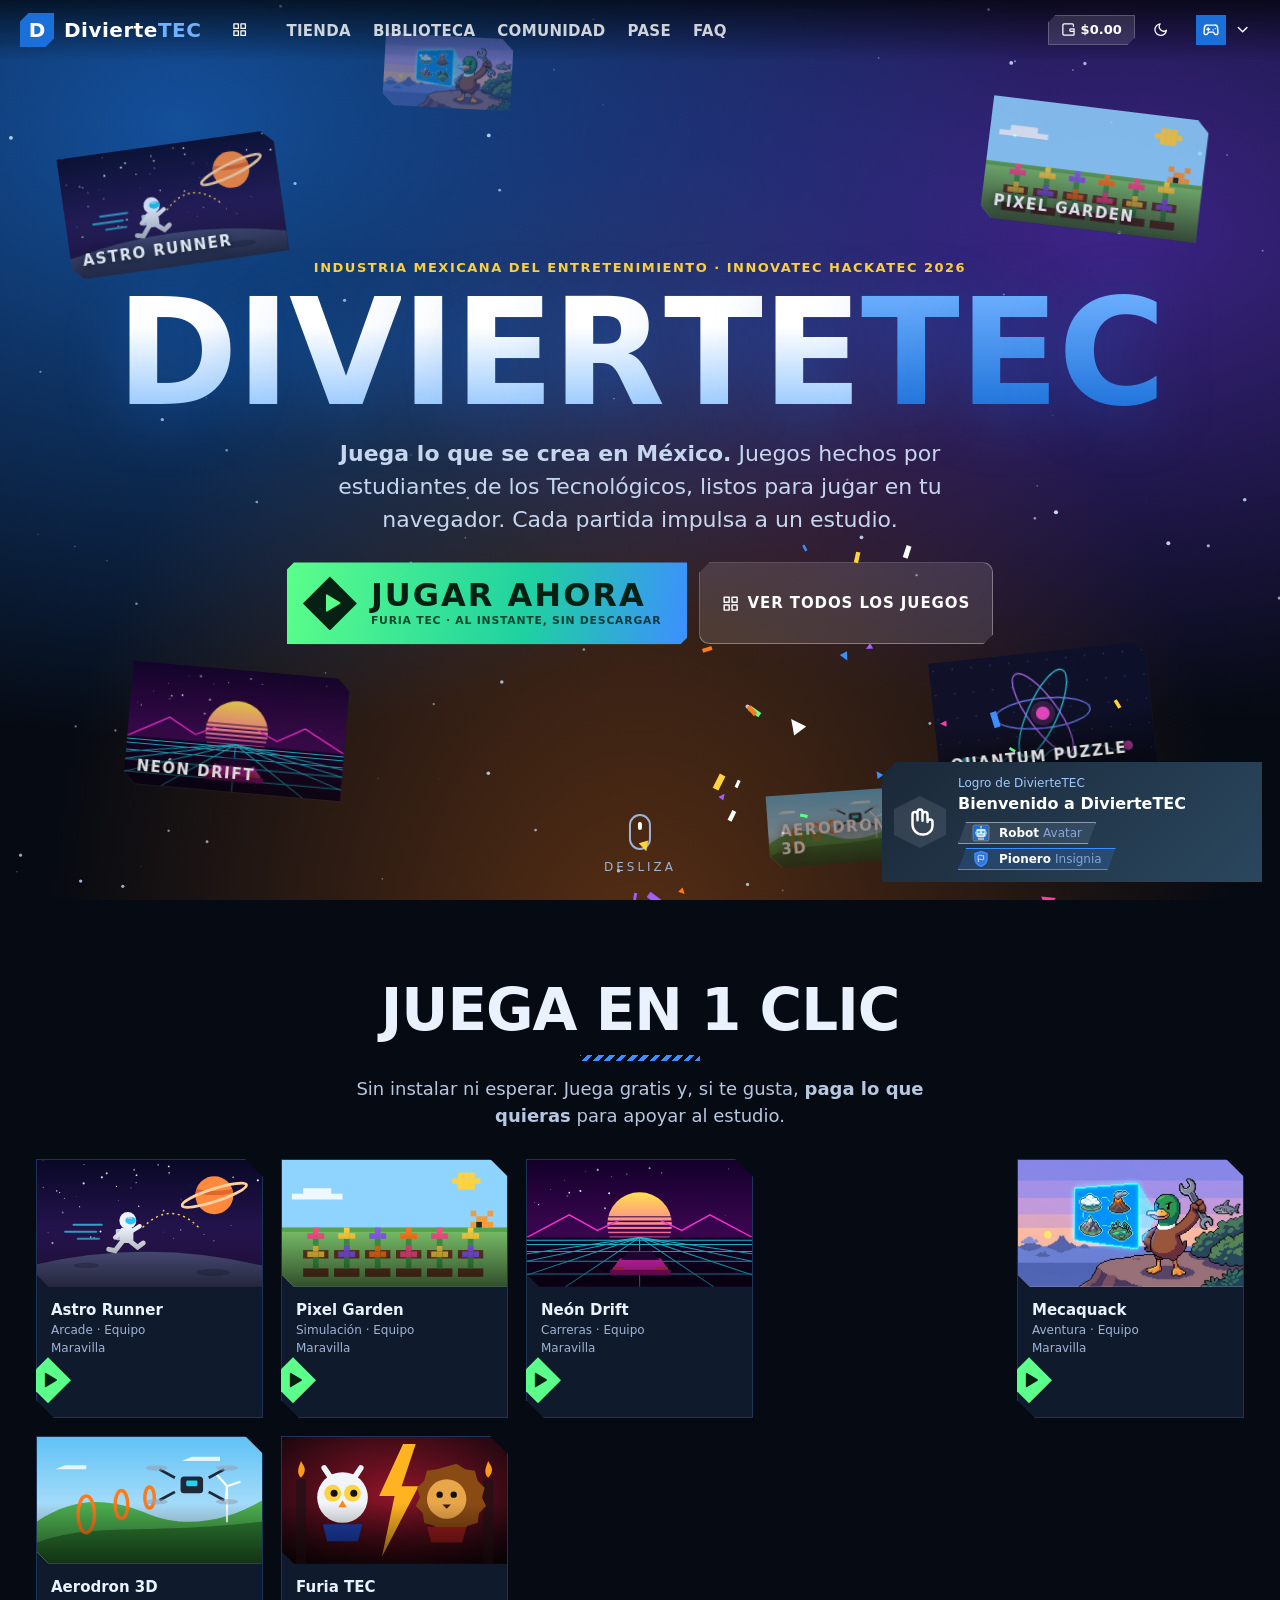
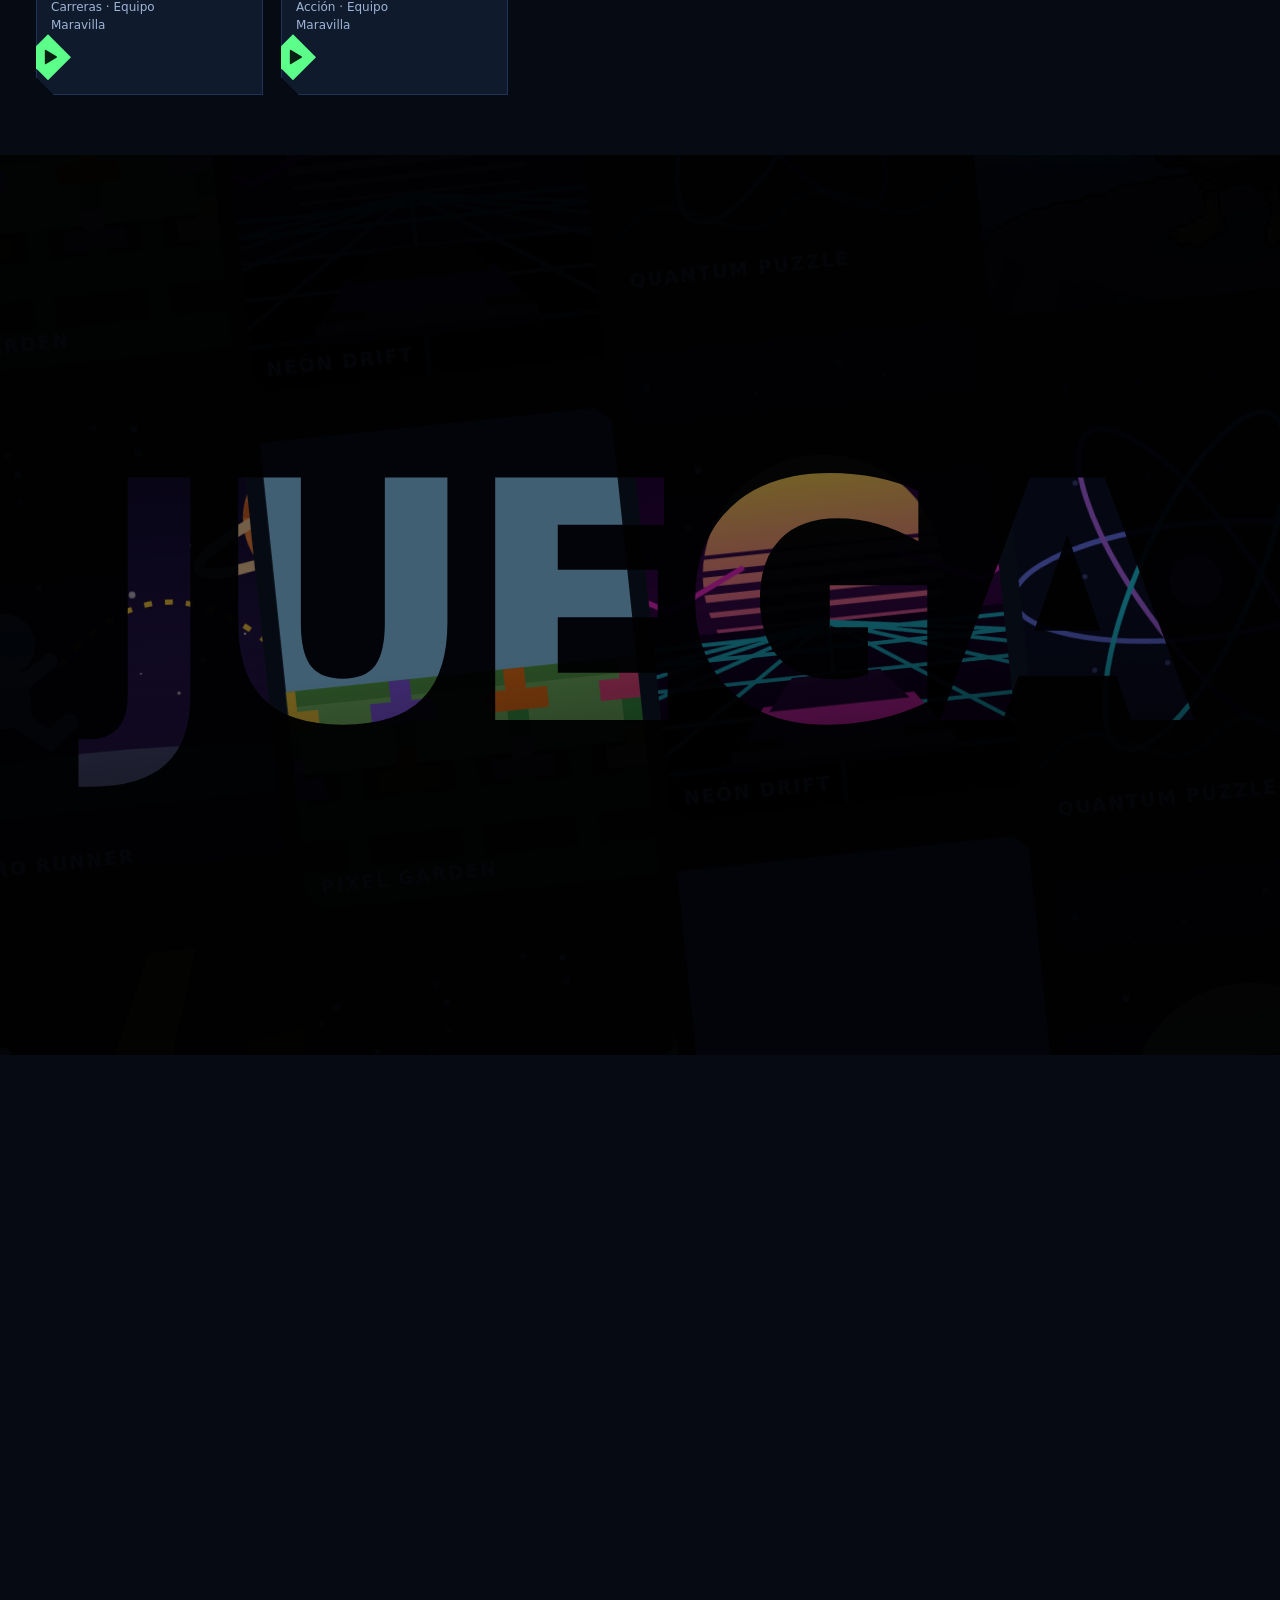
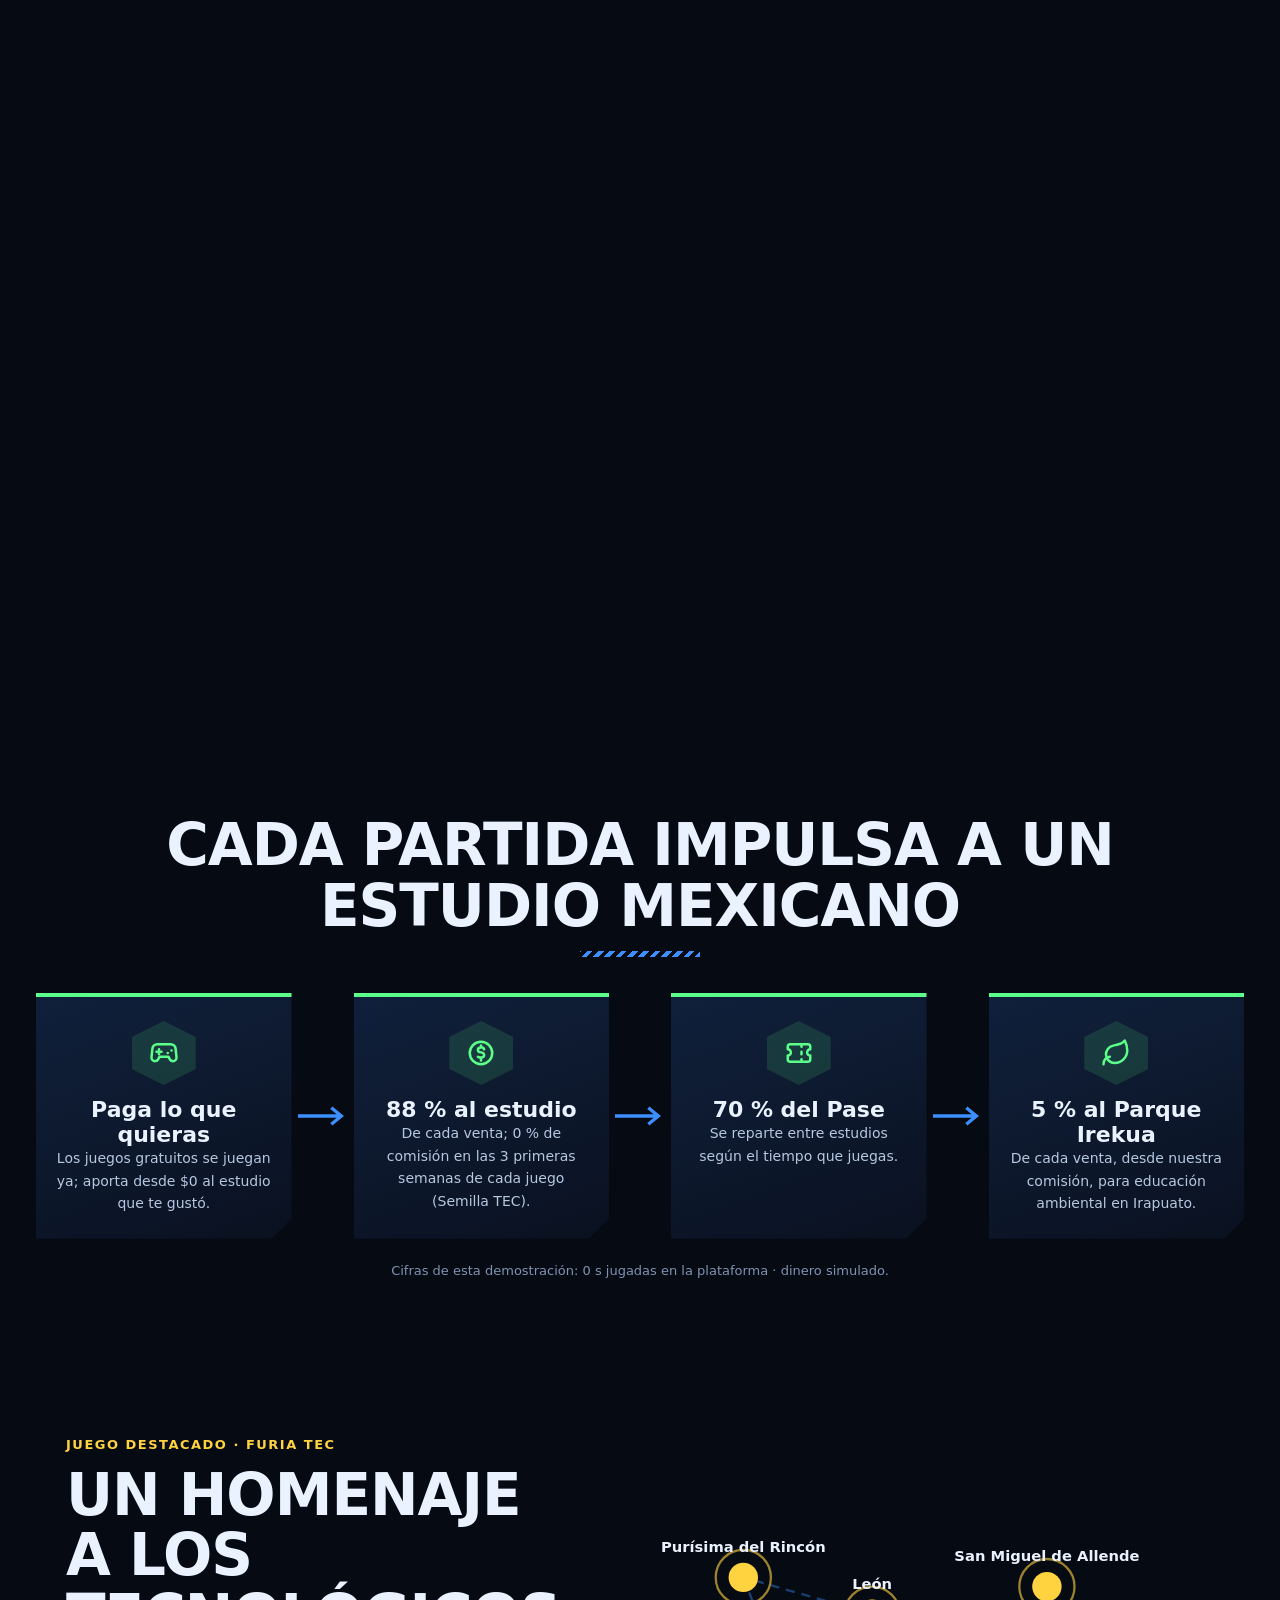
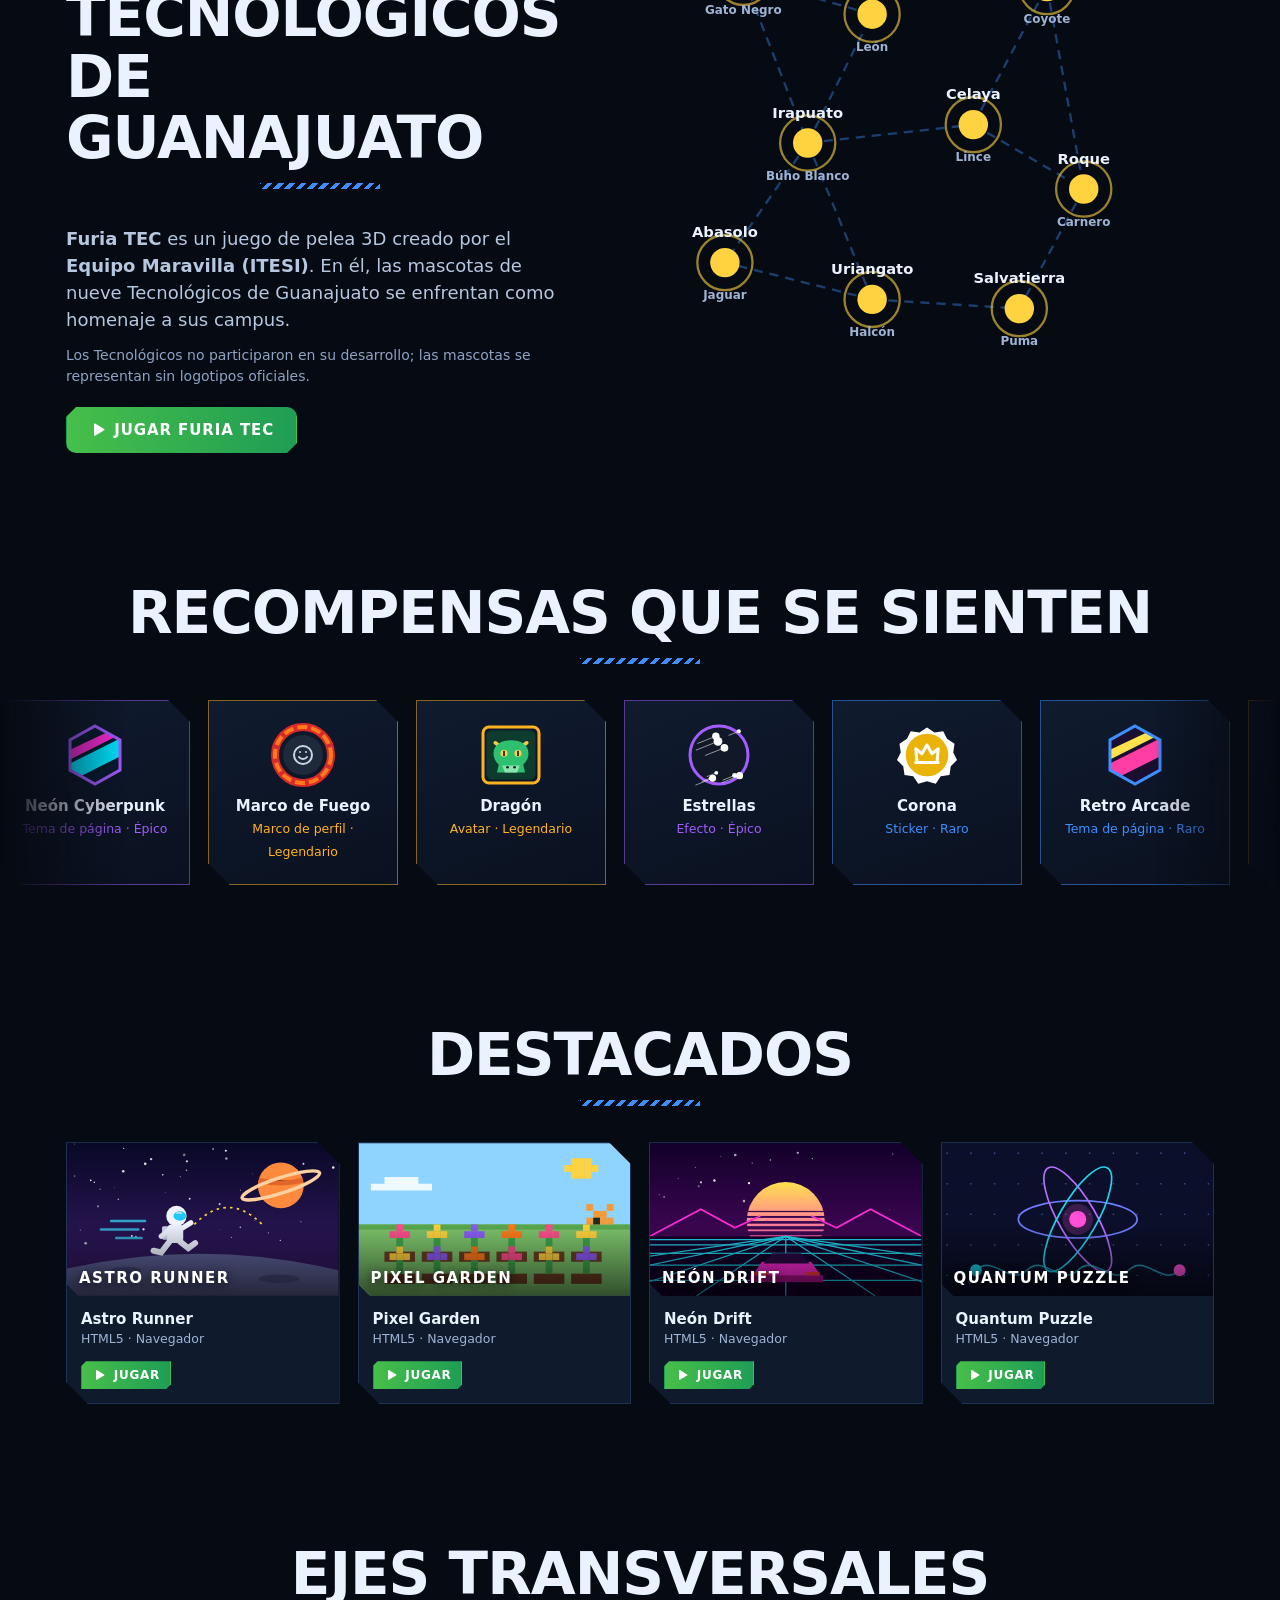
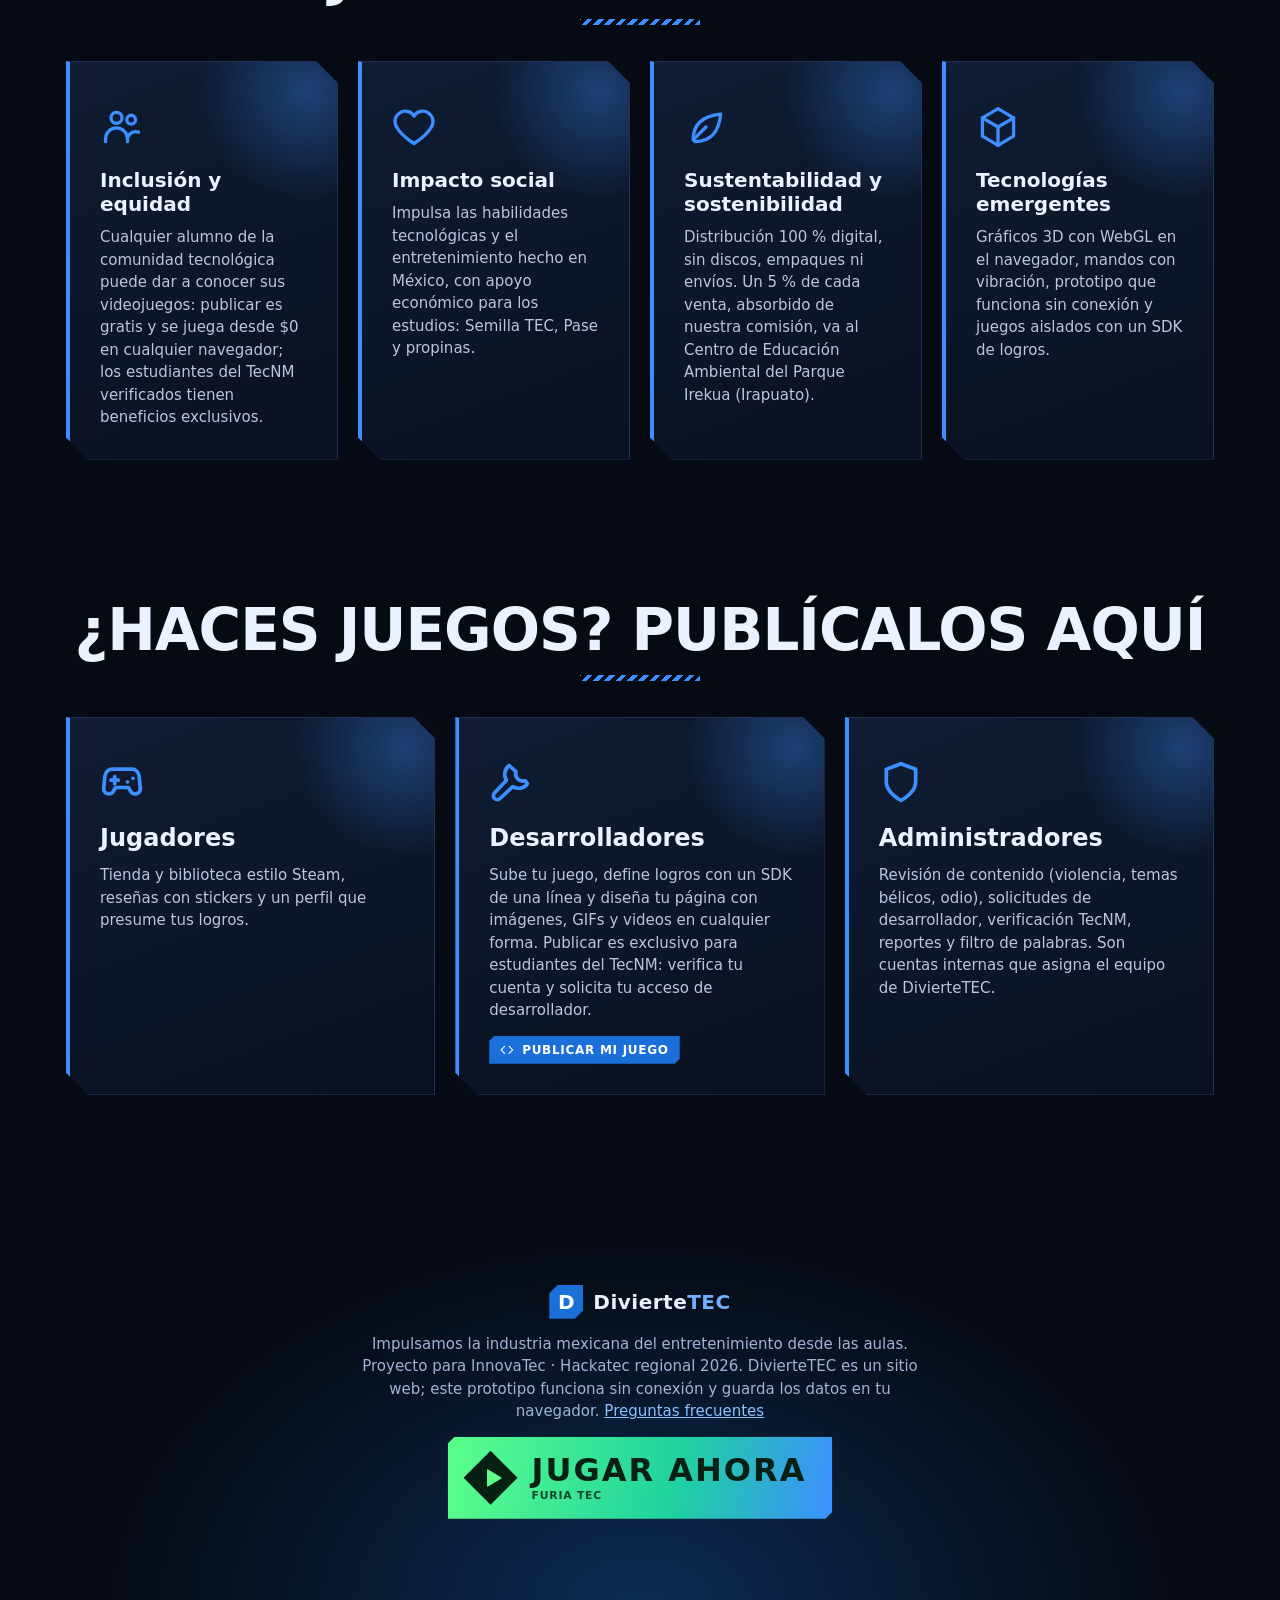
<file: index.html>
<!DOCTYPE html>
<html lang="es" data-theme="light">
<head>
  <meta charset="utf-8">
  <meta name="viewport" content="width=device-width, initial-scale=1">
  <title>DivierteTEC</title>
  <meta name="description" content="DivierteTEC — plataforma de publicación de videojuegos. InnovaTec Hackatec regional 2026.">
  <link rel="icon" href="data:image/svg+xml,%3Csvg xmlns='http://www.w3.org/2000/svg' viewBox='0 0 64 64'%3E%3Crect width='64' height='64' rx='14' fill='%231a6fd8'/%3E%3Cpath d='M18 20h14a12 12 0 0 1 0 24H18z' fill='none' stroke='white' stroke-width='6'/%3E%3Ccircle cx='46' cy='20' r='5' fill='%23ffb321'/%3E%3C/svg%3E">
  <link rel="stylesheet" href="css/base.css">
  <link rel="stylesheet" href="css/components.css">
  <link rel="stylesheet" href="css/landing.css">
  <link rel="stylesheet" href="css/angular.css">
</head>
<body>
  <a class="skip" href="#app">Saltar al contenido</a>
  <header id="topbar"></header>
  <main id="app" tabindex="-1"></main>
  <div id="toasts" aria-live="polite"></div>

  <!-- Scripts clásicos: funcionan con doble clic sobre index.html (file://), sin servidor -->
  <script src="js/core.js"></script>
  <script src="js/art.js"></script>
  <script src="js/fx.js"></script>
  <script src="js/catalog.js"></script>
  <script src="js/store.js"></script>
  <script src="js/theme.js"></script>
  <script src="js/rewards.js"></script>
  <script src="js/economy.js"></script>
  <script src="js/sdk/sdk.js"></script>
  <script src="js/runner.js"></script>
  <!-- Juegos integrados (generados por tools/build-games.js desde games/) -->
  <script src="js/games/astro-runner.js"></script>
  <script src="js/games/pixel-garden.js"></script>
  <script src="js/games/neon-drift.js"></script>
  <script src="js/games/quantum-puzzle.js"></script>
  <script src="js/games/mecaquack.js"></script>
  <script src="js/games/aerodron-3d.js"></script>
  <script src="js/games/furia-tec.js"></script>
  <script src="js/games/choque-leyendas.js"></script>
  <script src="js/layout.js"></script>
  <script src="js/views/landing.js"></script>
  <script src="js/views/store.js"></script>
  <script src="js/views/library.js"></script>
  <script src="js/views/community.js"></script>
  <script src="js/views/plans.js"></script>
  <script src="js/views/profile.js"></script>
  <script src="js/views/dev.js"></script>
  <script src="js/views/editor.js"></script>
  <script src="js/views/admin.js"></script>
  <script src="js/views/faq.js"></script>
  <script src="js/verify.js"></script>
  <script src="js/social.js"></script>
  <script src="js/auth.js"></script>
  <script src="js/router.js"></script>
  <script src="js/app.js"></script>
</body>
</html>
</file>
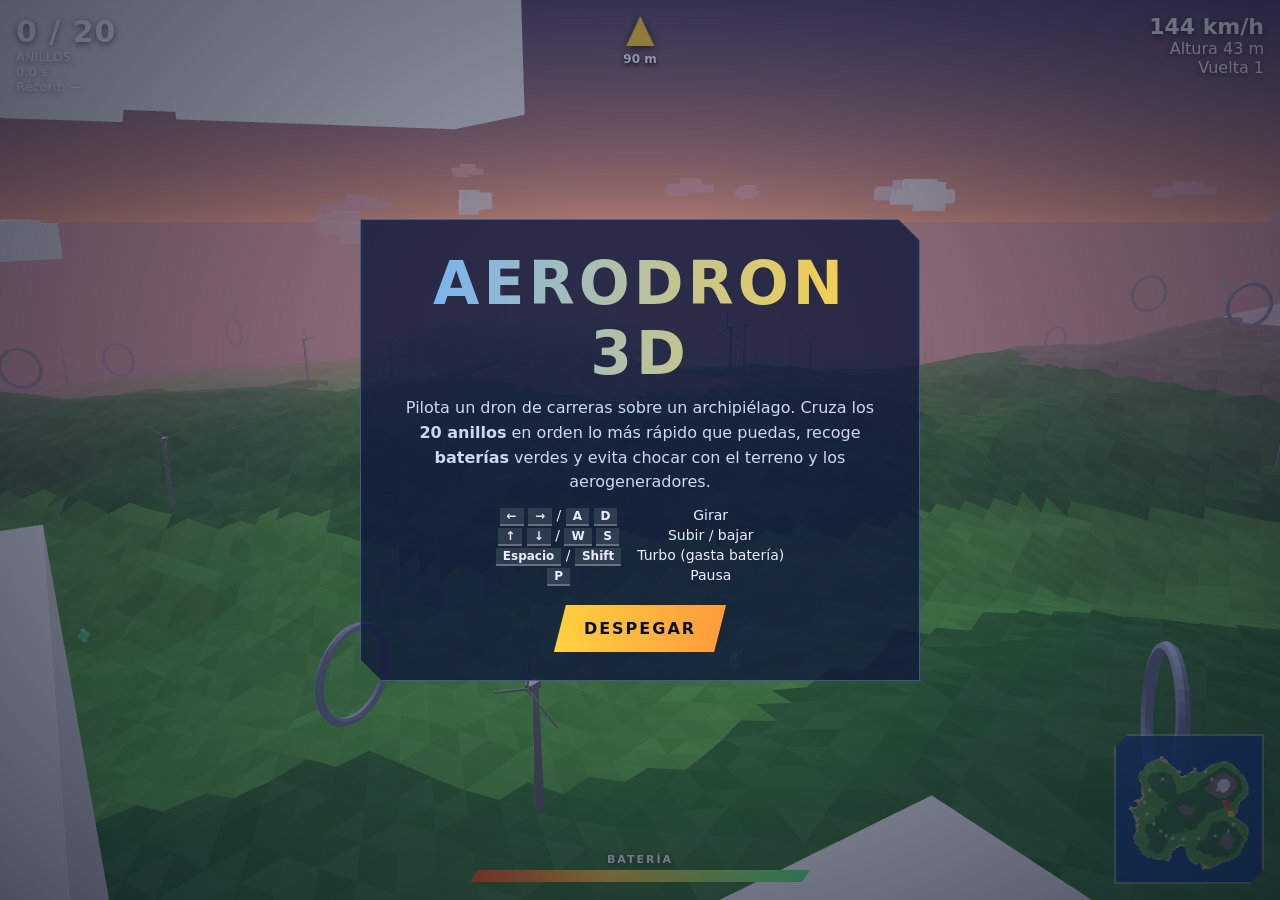
<file: games/aerodron-3d/index.html>
<!DOCTYPE html>
<html lang="es">
<head>
<meta charset="utf-8">
<meta name="viewport" content="width=device-width, initial-scale=1, user-scalable=no">
<title>Aerodron 3D</title>
<style>
  * { box-sizing: border-box; }
  html, body { margin: 0; height: 100%; overflow: hidden; background: #1b2a5a; font-family: system-ui, "Segoe UI", sans-serif; color: #fff; user-select: none; touch-action: none; }
  canvas#gl { display: block; width: 100%; height: 100%; }
  .hud { position: fixed; pointer-events: none; text-shadow: 0 2px 6px #0009; }
  #hud-left { top: 14px; left: 16px; }
  #hud-left b { font-size: 30px; display: block; letter-spacing: 1px; }
  #hud-left span { font-size: 13px; opacity: .85; display: block; }
  #hud-right { top: 14px; right: 16px; text-align: right; }
  #hud-right b { font-size: 22px; display: block; }
  #energy { position: fixed; left: 50%; bottom: 18px; transform: translateX(-50%); width: min(340px, 60vw); pointer-events: none; }
  #energy .lbl { font: 700 11px system-ui; letter-spacing: 2px; text-align: center; margin-bottom: 4px; }
  #energy .bar { height: 12px; background: #0008; clip-path: polygon(8px 0, 100% 0, calc(100% - 8px) 100%, 0 100%); }
  #energy .bar i { display: block; height: 100%; width: 100%; background: linear-gradient(90deg, #ff5a1f, #ffd23f 40%, #5bff8a); transition: width .2s; }
  #compass { position: fixed; top: 16px; left: 50%; transform: translateX(-50%); text-align: center; pointer-events: none; }
  #arrow { width: 0; height: 0; margin: 0 auto; border-left: 14px solid transparent; border-right: 14px solid transparent; border-bottom: 30px solid #ffd23f; filter: drop-shadow(0 2px 4px #000a); transition: transform .08s linear; }
  #compass small { display: block; margin-top: 6px; font: 700 12px system-ui; text-shadow: 0 2px 4px #000; }
  #minimap { position: fixed; right: 16px; bottom: 16px; width: 150px; height: 150px; border: 2px solid #ffffff55; clip-path: polygon(14px 0, 100% 0, 100% calc(100% - 14px), calc(100% - 14px) 100%, 0 100%, 0 14px); }
  #banner { position: fixed; top: 32%; left: 0; right: 0; text-align: center; font: 900 clamp(28px, 6vw, 60px) system-ui; letter-spacing: 3px; opacity: 0; transition: opacity .3s; pointer-events: none; text-shadow: 0 4px 20px #000a; }
  #banner.show { opacity: 1; }
  .ov { position: fixed; inset: 0; display: grid; place-items: center; background: radial-gradient(ellipse at 50% 40%, #1b2a5a44, #0b1026bb); z-index: 20; }
  .ov.hidden { display: none; }
  .box { text-align: center; max-width: 560px; padding: 28px 32px; background: #101a3acc; border: 1px solid #6fb1ff66; clip-path: polygon(0 0, calc(100% - 22px) 0, 100% 22px, 100% 100%, 22px 100%, 0 calc(100% - 22px)); }
  .box h1 { margin: 0 0 6px; font-size: clamp(34px, 7vw, 60px); letter-spacing: 4px; background: linear-gradient(90deg, #6fb1ff, #ffd23f); -webkit-background-clip: text; background-clip: text; color: transparent; }
  .box p { color: #cdd8f5; line-height: 1.55; margin: 8px 0; }
  .keys { display: grid; grid-template-columns: auto auto; gap: 4px 16px; justify-content: center; font-size: 14px; margin: 12px 0; color: #e8eeff; }
  .keys kbd { background: #ffffff1c; padding: 1px 7px; border-bottom: 2px solid #ffffff44; font: 700 12px system-ui; }
  button.go { font: 800 16px system-ui; letter-spacing: 2px; text-transform: uppercase; color: #0b1026; background: linear-gradient(90deg, #ffd23f, #ff9a3d); border: 0; padding: 14px 30px; margin-top: 10px; cursor: pointer; clip-path: polygon(12px 0, 100% 0, calc(100% - 12px) 100%, 0 100%); }
  button.go:hover { filter: brightness(1.1); transform: translateY(-2px); }
  .stats { font-size: 15px; line-height: 1.9; }
  #touch { display: none; }
  body.touch #touch { display: block; }
  #joy { position: fixed; left: 22px; bottom: 22px; width: 130px; height: 130px; border-radius: 50%; background: #ffffff14; border: 2px solid #ffffff44; touch-action: none; z-index: 10; }
  #knob { position: absolute; left: 40px; top: 40px; width: 50px; height: 50px; border-radius: 50%; background: #ffd23fcc; pointer-events: none; }
  #turbo, #pause { position: fixed; z-index: 10; border: 2px solid #ffffff66; color: #fff; font: 800 13px system-ui; background: #0b1026aa; touch-action: none; }
  #turbo { right: 190px; bottom: 30px; width: 84px; height: 84px; border-radius: 50%; }
  #pause { right: 190px; bottom: 126px; width: 48px; height: 48px; border-radius: 50%; }
  body.touch #energy { bottom: 170px; }
  @media (max-height: 520px) { .box { padding: 14px 22px; } .box h1 { font-size: 30px; } .box p, .keys { display: none; } body.touch #energy { bottom: 12px; } }
  @media (max-width: 600px) { #minimap { width: 110px; height: 110px; } body.touch #turbo, body.touch #pause { right: 136px; } }
</style>
</head>
<body>
<canvas id="gl"></canvas>

<div class="hud" id="hud-left"><b id="h-ring">0 / 20</b><span>ANILLOS</span><span id="h-time">0.0 s</span><span id="h-best">Récord: —</span></div>
<div class="hud" id="hud-right"><b id="h-speed">0 km/h</b><span id="h-alt">Altura 0 m</span><br><span id="h-lap">Vuelta 1</span></div>
<div class="hud" id="compass"><div id="arrow"></div><small id="h-dist"></small></div>
<div class="hud" id="energy"><div class="lbl">BATERÍA</div><div class="bar"><i id="h-energy"></i></div></div>
<canvas id="minimap" width="150" height="150" class="hud"></canvas>
<div id="banner"></div>

<div id="touch"><div id="joy"><div id="knob"></div></div><button id="turbo">TURBO</button><button id="pause">❚❚</button></div>

<div class="ov" id="ov-menu"><div class="box">
  <h1>AERODRON 3D</h1>
  <p>Pilota un dron de carreras sobre un archipiélago. Cruza los <b>20 anillos</b> en orden lo más rápido que puedas, recoge <b>baterías</b> verdes y evita chocar con el terreno y los aerogeneradores.</p>
  <div class="keys"><span><kbd>←</kbd> <kbd>→</kbd> / <kbd>A</kbd> <kbd>D</kbd></span><span>Girar</span>
    <span><kbd>↑</kbd> <kbd>↓</kbd> / <kbd>W</kbd> <kbd>S</kbd></span><span>Subir / bajar</span>
    <span><kbd>Espacio</kbd> / <kbd>Shift</kbd></span><span>Turbo (gasta batería)</span>
    <span><kbd>P</kbd></span><span>Pausa</span></div>
  <button class="go" id="btn-start">Despegar</button>
</div></div>
<div class="ov hidden" id="ov-over"><div class="box">
  <h1 id="over-title">SIN BATERÍA</h1>
  <div class="stats" id="over-stats"></div>
  <button class="go" id="btn-retry">Volver a volar</button>
</div></div>
<div class="ov hidden" id="ov-pause"><div class="box"><h1>PAUSA</h1><button class="go" id="btn-resume">Continuar</button></div></div>
<div class="ov hidden" id="ov-nogl"><div class="box"><h1>SIN WEBGL</h1><p>Tu navegador o tu tarjeta de video no tienen WebGL activado, así que no se puede mostrar el mundo 3D. Prueba con Chrome, Edge o Firefox actualizados.</p></div></div>

<!-- Solo para jugar fuera de DivierteTEC; la plataforma inyecta el SDK real -->
<script src="../../sdk/divierte-tec-sdk.js" data-dt-sdk></script>
<script>
/* AERODRON 3D — rally de drones en WebGL puro (sin librerías).
   Motor mínimo: matrices, mallas low-poly con sombreado plano, niebla y cielo.
   Logros con el SDK de DivierteTEC. */
(function () {
  'use strict';
  var SDK = window.DivierteTEC || { unlock: function () {}, progress: function () {}, setStat: function () {} };
  var $ = function (id) { return document.getElementById(id); };
  var cv = $('gl');
  var gl = cv.getContext('webgl', { antialias: true }) || cv.getContext('experimental-webgl');
  if (!gl) { $('ov-menu').classList.add('hidden'); $('ov-nogl').classList.remove('hidden'); return; }

  /* =================== MATEMÁTICAS =================== */
  function mat() { var m = new Float32Array(16); m[0] = m[5] = m[10] = m[15] = 1; return m; }
  function mul(a, b) {
    var o = new Float32Array(16);
    for (var c = 0; c < 4; c++) for (var r = 0; r < 4; r++) {
      o[c * 4 + r] = a[r] * b[c * 4] + a[4 + r] * b[c * 4 + 1] + a[8 + r] * b[c * 4 + 2] + a[12 + r] * b[c * 4 + 3];
    }
    return o;
  }
  function perspective(fov, asp, n, f) {
    var t = 1 / Math.tan(fov / 2), m = new Float32Array(16);
    m[0] = t / asp; m[5] = t; m[10] = (f + n) / (n - f); m[11] = -1; m[14] = 2 * f * n / (n - f); return m;
  }
  function norm(v) { var l = Math.hypot(v[0], v[1], v[2]) || 1; return [v[0] / l, v[1] / l, v[2] / l]; }
  function cross(a, b) { return [a[1] * b[2] - a[2] * b[1], a[2] * b[0] - a[0] * b[2], a[0] * b[1] - a[1] * b[0]]; }
  function sub3(a, b) { return [a[0] - b[0], a[1] - b[1], a[2] - b[2]]; }
  function dot(a, b) { return a[0] * b[0] + a[1] * b[1] + a[2] * b[2]; }
  function lookAt(e, c, up) {
    var z = norm(sub3(e, c)), x = norm(cross(up, z)), y = cross(z, x), m = mat();
    m[0] = x[0]; m[4] = x[1]; m[8] = x[2]; m[1] = y[0]; m[5] = y[1]; m[9] = y[2]; m[2] = z[0]; m[6] = z[1]; m[10] = z[2];
    m[12] = -dot(x, e); m[13] = -dot(y, e); m[14] = -dot(z, e); return m;
  }
  /* Matriz de modelo: T · Ry(yaw) · Rx(pitch) · Rz(roll) · S */
  function model(p, yaw, pitch, roll, s) {
    var cy = Math.cos(yaw || 0), sy = Math.sin(yaw || 0), cx = Math.cos(pitch || 0), sx = Math.sin(pitch || 0), cz = Math.cos(roll || 0), sz = Math.sin(roll || 0);
    var ry = mat(); ry[0] = cy; ry[2] = -sy; ry[8] = sy; ry[10] = cy;
    var rx = mat(); rx[5] = cx; rx[6] = sx; rx[9] = -sx; rx[10] = cx;
    var rz = mat(); rz[0] = cz; rz[1] = sz; rz[4] = -sz; rz[5] = cz;
    var m = mul(ry, mul(rx, rz));
    s = s || 1;
    for (var i = 0; i < 12; i++) if (i % 4 !== 3) m[i] *= s;
    m[12] = p[0]; m[13] = p[1]; m[14] = p[2];
    return m;
  }

  /* =================== RUIDO Y TERRENO =================== */
  function hash(x, y) { var h = Math.sin(x * 127.1 + y * 311.7) * 43758.5453; return h - Math.floor(h); }
  function vnoise(x, y) {
    var ix = Math.floor(x), iy = Math.floor(y), fx = x - ix, fy = y - iy;
    var u = fx * fx * (3 - 2 * fx), v = fy * fy * (3 - 2 * fy);
    var a = hash(ix, iy), b = hash(ix + 1, iy), c = hash(ix, iy + 1), d = hash(ix + 1, iy + 1);
    return a + (b - a) * u + (c - a) * v + (a - b - c + d) * u * v;
  }
  function fbm(x, y) { var s = 0, a = 0.5, f = 1; for (var i = 0; i < 5; i++) { s += vnoise(x * f, y * f) * a; f *= 2.03; a *= 0.5; } return s; }
  var ISLANDS = [[0, 0, 70, 170], [340, -260, 105, 150], [-360, 240, 65, 190], [-320, -330, 55, 140], [380, 320, 85, 160], [60, 420, 40, 110]];
  function heightAt(x, z) {
    var h = (fbm(x / 230 + 7.3, z / 230 + 2.1) - 0.5) * 70 - 22;
    for (var i = 0; i < ISLANDS.length; i++) {
      var I = ISLANDS[i], d2 = (x - I[0]) * (x - I[0]) + (z - I[1]) * (z - I[1]);
      h += I[2] * Math.exp(-d2 / (2 * I[3] * I[3]));
    }
    var r = Math.hypot(x, z);
    if (r > 620) h -= (r - 620) * 0.35;
    return Math.max(-30, h);
  }
  var WORLD = 1500, N = 150, STEP = WORLD / N, HALF = WORLD / 2;
  var HM = new Float32Array((N + 1) * (N + 1));
  for (var j = 0; j <= N; j++) for (var i = 0; i <= N; i++) HM[j * (N + 1) + i] = heightAt(i * STEP - HALF, j * STEP - HALF);
  function ground(x, z) {
    var fx = (x + HALF) / STEP, fz = (z + HALF) / STEP;
    if (fx < 0 || fz < 0 || fx >= N || fz >= N) return -30;
    var ix = Math.floor(fx), iz = Math.floor(fz), tx = fx - ix, tz = fz - iz;
    var a = HM[iz * (N + 1) + ix], b = HM[iz * (N + 1) + ix + 1], c = HM[(iz + 1) * (N + 1) + ix], d = HM[(iz + 1) * (N + 1) + ix + 1];
    return (a * (1 - tx) + b * tx) * (1 - tz) + (c * (1 - tx) + d * tx) * tz;
  }
  function colorFor(h, r) {
    var j = (r - 0.5) * 0.06;
    if (h < 3) return [0.89 + j, 0.81 + j, 0.56 + j];
    if (h < 32) return [0.37 + j, 0.68 + j, 0.29 + j];
    if (h < 62) return [0.24 + j, 0.48 + j, 0.22 + j];
    if (h < 88) return [0.54 + j, 0.50 + j, 0.46 + j];
    return [0.95 + j * 0.5, 0.96 + j * 0.5, 0.98];
  }

  /* =================== GEOMETRÍA =================== */
  function Geo() { this.d = []; }
  Geo.prototype.tri = function (a, b, c, col) {
    var n = norm(cross(sub3(b, a), sub3(c, a)));
    [a, b, c].forEach(function (p) { this.d.push(p[0], p[1], p[2], n[0], n[1], n[2], col[0], col[1], col[2]); }, this);
  };
  Geo.prototype.quad = function (a, b, c, d, col) { this.tri(a, b, c, col); this.tri(a, c, d, col); };
  Geo.prototype.box = function (cx, cy, cz, sx, sy, sz, col) {
    var x0 = cx - sx / 2, x1 = cx + sx / 2, y0 = cy - sy / 2, y1 = cy + sy / 2, z0 = cz - sz / 2, z1 = cz + sz / 2;
    this.quad([x0, y1, z0], [x0, y1, z1], [x1, y1, z1], [x1, y1, z0], col);
    this.quad([x0, y0, z0], [x1, y0, z0], [x1, y0, z1], [x0, y0, z1], col);
    this.quad([x0, y0, z1], [x1, y0, z1], [x1, y1, z1], [x0, y1, z1], col);
    this.quad([x1, y0, z0], [x0, y0, z0], [x0, y1, z0], [x1, y1, z0], col);
    this.quad([x1, y0, z1], [x1, y0, z0], [x1, y1, z0], [x1, y1, z1], col);
    this.quad([x0, y0, z0], [x0, y0, z1], [x0, y1, z1], [x0, y1, z0], col);
    return this;
  };
  Geo.prototype.cyl = function (cx, cy, cz, r0, r1, h, seg, col) {
    for (var i = 0; i < seg; i++) {
      var a = i / seg * Math.PI * 2, b = (i + 1) / seg * Math.PI * 2;
      var p0 = [cx + Math.cos(a) * r0, cy, cz + Math.sin(a) * r0], p1 = [cx + Math.cos(b) * r0, cy, cz + Math.sin(b) * r0];
      var q0 = [cx + Math.cos(a) * r1, cy + h, cz + Math.sin(a) * r1], q1 = [cx + Math.cos(b) * r1, cy + h, cz + Math.sin(b) * r1];
      this.quad(p0, q0, q1, p1, col);
      this.tri([cx, cy + h, cz], q1, q0, col);
    }
    return this;
  };
  Geo.prototype.torus = function (R, r, su, sv, col) {
    function P(u, v) { var cu = Math.cos(u), sn = Math.sin(u), cvv = Math.cos(v); return [(R + r * cvv) * cu, (R + r * cvv) * sn, r * Math.sin(v)]; }
    for (var i = 0; i < su; i++) for (var j = 0; j < sv; j++) {
      var u0 = i / su * 6.2832, u1 = (i + 1) / su * 6.2832, v0 = j / sv * 6.2832, v1 = (j + 1) / sv * 6.2832;
      this.quad(P(u0, v0), P(u1, v0), P(u1, v1), P(u0, v1), col);
    }
    return this;
  };
  Geo.prototype.octa = function (s, col) {
    var t = [0, s * 1.4, 0], b = [0, -s * 1.4, 0], e = [[s, 0, 0], [0, 0, s], [-s, 0, 0], [0, 0, -s]];
    for (var i = 0; i < 4; i++) { var a = e[i], c = e[(i + 1) % 4]; this.tri(t, c, a, col); this.tri(b, a, c, col); }
    return this;
  };
  function upload(g) {
    var buf = gl.createBuffer();
    gl.bindBuffer(gl.ARRAY_BUFFER, buf);
    gl.bufferData(gl.ARRAY_BUFFER, new Float32Array(g.d), gl.STATIC_DRAW);
    return { buf: buf, count: g.d.length / 9 };
  }

  /* =================== SHADERS =================== */
  function prog(vs, fs) {
    function sh(t, src) { var s = gl.createShader(t); gl.shaderSource(s, src); gl.compileShader(s); if (!gl.getShaderParameter(s, gl.COMPILE_STATUS)) throw new Error(gl.getShaderInfoLog(s)); return s; }
    var p = gl.createProgram(); gl.attachShader(p, sh(gl.VERTEX_SHADER, vs)); gl.attachShader(p, sh(gl.FRAGMENT_SHADER, fs)); gl.linkProgram(p);
    if (!gl.getProgramParameter(p, gl.LINK_STATUS)) throw new Error(gl.getProgramInfoLog(p));
    return p;
  }
  var P = prog(
    'attribute vec3 aPos;attribute vec3 aNor;attribute vec3 aCol;uniform mat4 uVP;uniform mat4 uM;uniform float uTime;uniform float uWater;' +
    'varying vec3 vCol;varying vec3 vNor;varying vec3 vW;' +
    'void main(){vec4 w=uM*vec4(aPos,1.0);if(uWater>0.5){w.y+=sin(w.x*0.045+uTime*1.3)*0.7+cos(w.z*0.06+uTime*1.1)*0.6;}' +
    'vW=w.xyz;vNor=(uM*vec4(aNor,0.0)).xyz;vCol=aCol;gl_Position=uVP*w;}',
    'precision highp float;varying vec3 vCol;varying vec3 vNor;varying vec3 vW;' +
    'uniform vec3 uLight;uniform vec3 uFog;uniform vec3 uCam;uniform vec3 uTint;uniform float uEmit;uniform float uFogN;uniform float uFogF;uniform float uWater;uniform float uTime;' +
    'void main(){vec3 n=normalize(vNor);vec3 base=vCol*uTint;' +
    'if(uWater>0.5){n=normalize(vec3(sin(vW.x*0.21+uTime*2.0)*0.09,1.0,cos(vW.z*0.17+uTime*1.6)*0.09));}' +
    'float d=max(dot(n,uLight),0.0);vec3 c=base*(0.42+0.72*d);' +
    'if(uWater>0.5){vec3 v=normalize(uCam-vW);vec3 h=normalize(v+uLight);c+=vec3(1.0,0.85,0.7)*pow(max(dot(n,h),0.0),70.0)*0.9;}' +
    'c=mix(c,base*1.25,uEmit);float f=smoothstep(uFogN,uFogF,length(vW-uCam));gl_FragColor=vec4(mix(c,uFog,f),1.0);}'
  );
  var SKY = prog('attribute vec2 aP;varying float vY;void main(){vY=aP.y;gl_Position=vec4(aP,0.999,1.0);}',
    'precision mediump float;varying float vY;uniform float uH;void main(){float t=clamp((vY-uH)*1.3,0.0,1.0);' +
    'vec3 top=vec3(0.11,0.17,0.40);vec3 hor=vec3(1.0,0.66,0.52);vec3 low=vec3(0.86,0.62,0.62);' +
    'vec3 c=vY>uH?mix(hor,top,pow(t,0.7)):low;gl_FragColor=vec4(c,1.0);}');
  var skyBuf = gl.createBuffer(); gl.bindBuffer(gl.ARRAY_BUFFER, skyBuf); gl.bufferData(gl.ARRAY_BUFFER, new Float32Array([-1, -1, 3, -1, -1, 3]), gl.STATIC_DRAW);
  var L = {}; ['aPos', 'aNor', 'aCol'].forEach(function (a) { L[a] = gl.getAttribLocation(P, a); });
  ['uVP', 'uM', 'uTime', 'uWater', 'uLight', 'uFog', 'uCam', 'uTint', 'uEmit', 'uFogN', 'uFogF'].forEach(function (u) { L[u] = gl.getUniformLocation(P, u); });
  var FOG = [0.86, 0.62, 0.62], LIGHT = norm([-0.5, 0.75, -0.35]);

  /* =================== MALLAS =================== */
  var terrainG = new Geo();
  for (var tz = 0; tz < N; tz++) for (var tx = 0; tx < N; tx++) {
    var x0 = tx * STEP - HALF, z0 = tz * STEP - HALF, x1 = x0 + STEP, z1 = z0 + STEP;
    var h00 = HM[tz * (N + 1) + tx], h10 = HM[tz * (N + 1) + tx + 1], h01 = HM[(tz + 1) * (N + 1) + tx], h11 = HM[(tz + 1) * (N + 1) + tx + 1];
    if (Math.max(h00, h10, h01, h11) < -6) continue; // fondo marino invisible
    var r1 = hash(tx, tz), r2 = hash(tz, tx + 7);
    terrainG.tri([x0, h00, z0], [x0, h01, z1], [x1, h11, z1], colorFor((h00 + h01 + h11) / 3, r1));
    terrainG.tri([x0, h00, z0], [x1, h11, z1], [x1, h10, z0], colorFor((h00 + h11 + h10) / 3, r2));
  }
  var TERRAIN = upload(terrainG);
  var waterG = new Geo(), WN = 60, WS = 2400 / WN;
  for (var wz = 0; wz < WN; wz++) for (var wx = 0; wx < WN; wx++) {
    var ax = wx * WS - 1200, az = wz * WS - 1200;
    waterG.quad([ax, 0, az], [ax, 0, az + WS], [ax + WS, 0, az + WS], [ax + WS, 0, az], [0.16, 0.42, 0.66]);
  }
  var WATER = upload(waterG);
  var DRONE = upload(new Geo()
    .box(0, 0, 0, 2.2, 0.7, 3.2, [0.92, 0.94, 0.98])
    .box(0, 0.5, 0.3, 1.3, 0.5, 1.6, [0.1, 0.44, 0.85])
    .box(0, 0, 0, 5.6, 0.25, 0.35, [0.2, 0.22, 0.28])
    .box(0, 0, 0, 0.35, 0.25, 5.6, [0.2, 0.22, 0.28])
    .cyl(2.8, -0.2, 0, 0.35, 0.3, 0.6, 8, [0.15, 0.15, 0.18]).cyl(-2.8, -0.2, 0, 0.35, 0.3, 0.6, 8, [0.15, 0.15, 0.18])
    .cyl(0, -0.2, 2.8, 0.35, 0.3, 0.6, 8, [0.15, 0.15, 0.18]).cyl(0, -0.2, -2.8, 0.35, 0.3, 0.6, 8, [0.15, 0.15, 0.18])
    .box(0.5, 0.05, 1.65, 0.35, 0.2, 0.1, [0.2, 1, 0.4]).box(-0.5, 0.05, 1.65, 0.35, 0.2, 0.1, [1, 0.2, 0.2]));
  var ROTOR = upload(new Geo().box(0, 0, 0, 2.4, 0.05, 0.28, [0.85, 0.87, 0.92]).box(0, 0, 0, 0.28, 0.05, 2.4, [0.85, 0.87, 0.92]));
  var RING = upload(new Geo().torus(12, 1.1, 36, 7, [1, 1, 1]));
  var BATT = upload(new Geo().octa(1.6, [0.36, 1, 0.55]).box(0, 0, 0, 0.8, 3.6, 0.8, [0.9, 1, 0.9]));
  var TOWER = upload(new Geo().cyl(0, 0, 0, 1.1, 0.6, 30, 10, [0.95, 0.95, 0.97]).box(0, 30.5, 0.8, 1.6, 1.6, 3.2, [0.9, 0.9, 0.93]));
  var BLADE1 = upload(new Geo().box(0, 5, 0, 0.5, 10, 0.2, [0.97, 0.97, 1]));
  var cloudG = new Geo();
  for (var k = 0; k < 5; k++) cloudG.box(k * 7 - 14, Math.sin(k) * 2, (k % 2) * 5, 12, 5 + (k % 3) * 2, 9, [1, 1, 1]);
  var CLOUD = upload(cloudG);

  /* =================== MUNDO: circuito, obstáculos, baterías, nubes =================== */
  var RINGS = [];
  for (var ri = 0; ri < 20; ri++) {
    var t = ri / 20 * Math.PI * 2;
    var rx = Math.cos(t) * 430 + Math.sin(t * 3) * 60, rz = Math.sin(t) * 360 + Math.cos(t * 2) * 50;
    RINGS.push({ p: [rx, Math.max(ground(rx, rz), 0) + 26 + Math.sin(t * 4) * 10, rz] });
  }
  RINGS.forEach(function (r, i) {
    var n = RINGS[(i + 1) % RINGS.length].p, pv = RINGS[(i + RINGS.length - 1) % RINGS.length].p;
    r.yaw = Math.atan2(n[0] - pv[0], n[2] - pv[2]);
    r.dir = [Math.sin(r.yaw), 0, Math.cos(r.yaw)];
  });
  var TOWERS = [], seed = 1;
  function rnd() { seed = (seed * 16807) % 2147483647; return seed / 2147483647; }
  for (var tt = 0; TOWERS.length < 26 && tt < 4000; tt++) {
    var x = (rnd() - 0.5) * 1200, z = (rnd() - 0.5) * 1200, g = ground(x, z);
    if (g < 6 || g > 60) continue;
    if (RINGS.some(function (r) { return Math.hypot(r.p[0] - x, r.p[2] - z) < 45; })) continue;
    if (TOWERS.some(function (o) { return Math.hypot(o.p[0] - x, o.p[2] - z) < 40; })) continue;
    TOWERS.push({ p: [x, g - 1, z], yaw: rnd() * 6.28, spin: rnd() * 6 });
  }
  var BATTS = [];
  RINGS.forEach(function (r, i) {
    var n = RINGS[(i + 1) % RINGS.length].p;
    var m = [(r.p[0] + n[0]) / 2 + (rnd() - 0.5) * 40, 0, (r.p[2] + n[2]) / 2 + (rnd() - 0.5) * 40];
    m[1] = Math.max(ground(m[0], m[2]), 0) + 14 + rnd() * 18;
    BATTS.push({ p: m, t: rnd() * 6, off: 0 });
  });
  var CLOUDS = [];
  for (var c = 0; c < 18; c++) CLOUDS.push({ p: [(rnd() - 0.5) * 1400, 130 + rnd() * 60, (rnd() - 0.5) * 1400], yaw: rnd() * 6, s: 1 + rnd() * 1.4 });

  /* =================== SONIDO =================== */
  var ac = null, eng = null;
  function audio() { try { ac = ac || new (window.AudioContext || window.webkitAudioContext)(); } catch (e) { } return ac; }
  function beep(f1, f2, dur, type, vol, delay) {
    var a = audio(); if (!a) return;
    var o = a.createOscillator(), g2 = a.createGain(), t0 = a.currentTime + (delay || 0);
    o.type = type || 'square'; o.frequency.setValueAtTime(f1, t0); o.frequency.exponentialRampToValueAtTime(f2, t0 + dur);
    g2.gain.setValueAtTime(vol || 0.05, t0); g2.gain.exponentialRampToValueAtTime(0.0001, t0 + dur);
    o.connect(g2); g2.connect(a.destination); o.start(t0); o.stop(t0 + dur);
  }
  function engineOn() {
    var a = audio(); if (!a || eng) return;
    var o = a.createOscillator(), g3 = a.createGain(); o.type = 'sawtooth'; o.frequency.value = 90; g3.gain.value = 0.015;
    o.connect(g3); g3.connect(a.destination); o.start(); eng = { o: o, g: g3 };
  }

  /* =================== ESTADO =================== */
  function load(k, d) { try { var v = localStorage.getItem('aerodron_' + k); return v == null ? d : JSON.parse(v); } catch (e) { return d; } }
  function save(k, v) { try { localStorage.setItem('aerodron_' + k, JSON.stringify(v)); } catch (e) { } }
  var best = load('best', 0), totalBatt = load('batt', 0);
  var state = 'menu', S;
  function reset() {
    var r0 = RINGS[0];
    S = {
      pos: [r0.p[0] - r0.dir[0] * 90, r0.p[1] + 4, r0.p[2] - r0.dir[2] * 90], yaw: r0.yaw, vy: 0, turn: 0, speed: 40,
      energy: 100, ring: 0, lap: 1, lapT: 0, flightRings: 0, shake: 0, rasante: 0, rotor: 0, time: 0,
      cam: null, prevSide: {}
    };
  }
  reset();

  /* =================== ENTRADA =================== */
  var keys = {}, touchX = 0, touchY = 0, touchTurbo = false;
  addEventListener('keydown', function (e) {
    keys[e.code] = true;
    if (['Space', 'ArrowUp', 'ArrowDown', 'ArrowLeft', 'ArrowRight'].indexOf(e.code) >= 0) e.preventDefault();
    if (e.code === 'KeyP' || e.code === 'Escape') togglePause();
    if ((e.code === 'Enter' || e.code === 'Space') && state !== 'play' && state !== 'pause') start();
  });
  addEventListener('keyup', function (e) { keys[e.code] = false; });
  function held(a, b) { return keys[a] || keys[b]; }
  $('btn-start').onclick = start; $('btn-retry').onclick = start; $('btn-resume').onclick = togglePause;
  function togglePause() {
    if (state === 'play') { state = 'pause'; $('ov-pause').classList.remove('hidden'); }
    else if (state === 'pause') { state = 'play'; $('ov-pause').classList.add('hidden'); }
  }
  if ('ontouchstart' in window || navigator.maxTouchPoints > 0) {
    document.body.classList.add('touch');
    var joy = $('joy'), knob = $('knob'), jid = null;
    joy.addEventListener('pointerdown', function (e) { jid = e.pointerId; joy.setPointerCapture(jid); mv(e); });
    function mv(e) {
      if (e.pointerId !== jid) return;
      var r = joy.getBoundingClientRect(), dx = (e.clientX - r.left - r.width / 2) / 55, dy = (e.clientY - r.top - r.height / 2) / 55, m = Math.hypot(dx, dy);
      if (m > 1) { dx /= m; dy /= m; }
      touchX = dx; touchY = dy; knob.style.transform = 'translate(' + dx * 40 + 'px,' + dy * 40 + 'px)';
    }
    joy.addEventListener('pointermove', mv);
    function up(e) { if (e.pointerId !== jid) return; jid = null; touchX = touchY = 0; knob.style.transform = ''; }
    joy.addEventListener('pointerup', up); joy.addEventListener('pointercancel', up);
    $('turbo').addEventListener('pointerdown', function (e) { e.preventDefault(); touchTurbo = true; });
    $('turbo').addEventListener('pointerup', function () { touchTurbo = false; });
    $('turbo').addEventListener('pointerleave', function () { touchTurbo = false; });
    $('pause').addEventListener('pointerdown', function (e) { e.preventDefault(); togglePause(); });
  }

  function start() {
    reset(); state = 'play'; engineOn();
    ['ov-menu', 'ov-over', 'ov-pause'].forEach(function (id) { $(id).classList.add('hidden'); });
    banner('¡DESPEGUE!', '#ffd23f');
    beep(220, 880, 0.5, 'triangle', 0.06);
  }
  var bannerT = 0;
  function banner(txt, color) { var b = $('banner'); b.textContent = txt; b.style.color = color || '#fff'; b.classList.add('show'); bannerT = 1.8; }
  function gameOver(title) {
    state = 'over';
    $('over-title').textContent = title;
    $('over-stats').innerHTML = 'Anillos en este vuelo: <b>' + S.flightRings + '</b><br>Vueltas completas: <b>' + (S.lap - 1) + '</b><br>Mejor vuelta: <b>' + (best ? best.toFixed(1) + ' s' : '—') + '</b>';
    $('ov-over').classList.remove('hidden');
    beep(400, 60, 0.8, 'sawtooth', 0.08);
    SDK.setStat('Anillos (mejor vuelo)', Math.max(load('bestRings', 0), S.flightRings)); save('bestRings', Math.max(load('bestRings', 0), S.flightRings));
  }

  /* =================== ACTUALIZACIÓN =================== */
  function crash(msg) {
    S.energy -= 14; S.shake = 0.5; S.speed = 18;
    banner(msg, '#ff7b5a');
    beep(180, 50, 0.4, 'sawtooth', 0.08);
  }
  function update(dt) {
    S.time += dt; S.lapT += dt;
    var turnIn = (held('ArrowLeft', 'KeyA') ? 1 : 0) - (held('ArrowRight', 'KeyD') ? 1 : 0) - touchX;
    var upIn = (held('ArrowUp', 'KeyW') ? 1 : 0) - (held('ArrowDown', 'KeyS') ? 1 : 0) - touchY;
    var turbo = (held('Space', 'ShiftLeft') || keys.ShiftRight || touchTurbo) && S.energy > 5;
    S.turn += (Math.max(-1, Math.min(1, turnIn)) - S.turn) * Math.min(1, dt * 6);
    S.yaw += S.turn * 1.55 * dt;
    S.vy += (Math.max(-1, Math.min(1, upIn)) * 24 - S.vy) * Math.min(1, dt * 4);
    var target = turbo ? 70 : 42;
    S.speed += (target - S.speed) * Math.min(1, dt * (turbo ? 2 : 1.2));
    var f = [Math.sin(S.yaw), 0, Math.cos(S.yaw)];
    S.pos[0] += f[0] * S.speed * dt; S.pos[2] += f[2] * S.speed * dt; S.pos[1] += S.vy * dt;
    S.pos[1] = Math.min(S.pos[1], 230);
    // Límite del mundo: empuja de regreso
    var r = Math.hypot(S.pos[0], S.pos[2]);
    if (r > 700) { var push = (r - 700) * 0.02; S.yaw += Math.sign(Math.sin(Math.atan2(-S.pos[0], -S.pos[2]) - S.yaw)) * push * dt * 3; if (r > 760) { S.pos[0] *= 760 / r; S.pos[2] *= 760 / r; } }
    // Energía
    S.energy -= (1.0 + (turbo ? 5 : 0)) * dt;
    // Choque con terreno o agua
    var gnd = Math.max(ground(S.pos[0], S.pos[2]), 0);
    if (S.pos[1] < gnd + 1.4) { S.pos[1] = gnd + 5; S.vy = 8; crash(gnd > 0.5 ? '¡TERRENO!' : '¡SPLASH!'); }
    // Aerogeneradores
    TOWERS.forEach(function (o) {
      var dx = S.pos[0] - o.p[0], dz = S.pos[2] - o.p[2], d = Math.hypot(dx, dz);
      if (d < 3.2 && S.pos[1] < o.p[1] + 33) { S.pos[0] = o.p[0] + dx / d * 8; S.pos[2] = o.p[2] + dz / d * 8; S.yaw += Math.PI * 0.6; crash('¡AEROGENERADOR!'); }
    });
    // Anillos: cruce del plano del anillo actual
    var R = RINGS[S.ring], rel = sub3(S.pos, R.p), side = dot(rel, R.dir), lat = Math.sqrt(Math.max(0, dot(rel, rel) - side * side));
    var prev = S.prevSide[S.ring];
    if (prev !== undefined && prev < 0 && side >= 0 && lat < 12.5) passRing();
    S.prevSide[S.ring] = side;
    // Baterías
    BATTS.forEach(function (b) {
      if (b.off > 0) { b.off -= dt; return; }
      b.t += dt;
      if (Math.hypot(S.pos[0] - b.p[0], S.pos[1] - b.p[1], S.pos[2] - b.p[2]) < 7) {
        b.off = 20; S.energy = Math.min(100, S.energy + 22); totalBatt++; save('batt', totalBatt);
        SDK.progress('dron_baterias', totalBatt);
        beep(900, 1600, 0.12, 'square', 0.05);
      }
    });
    // Vuelo rasante sobre el agua
    if (ground(S.pos[0], S.pos[2]) < -1 && S.pos[1] < 4.5) { S.rasante += dt; if (S.rasante >= 5) SDK.unlock('dron_rasante'); } else S.rasante = 0;
    if (S.energy <= 0) { S.energy = 0; gameOver('SIN BATERÍA'); }
    S.rotor += dt * (30 + S.speed);
    if (S.shake > 0) S.shake -= dt;
    if (eng) eng.o.frequency.value = 70 + S.speed * 2.2 + (turbo ? 40 : 0);
  }
  function passRing() {
    S.flightRings++; S.energy = Math.min(100, S.energy + 10);
    SDK.unlock('dron_despegue');
    SDK.progress('dron_10', S.flightRings);
    [660, 880, 1320].forEach(function (fr, i) { beep(fr, fr * 1.01, 0.12, 'triangle', 0.05, i * 0.07); });
    S.ring++;
    if (S.ring >= RINGS.length) {
      var lt = S.lapT;
      SDK.unlock('dron_circuito');
      if (lt < 150) SDK.unlock('dron_record');
      var rec = !best || lt < best;
      if (rec) { best = lt; save('best', best); SDK.setStat('Mejor vuelta (s)', best.toFixed(1)); }
      banner('VUELTA ' + S.lap + ' · ' + lt.toFixed(1) + ' s' + (rec ? ' · ¡RÉCORD!' : ''), '#5bff8a');
      S.ring = 0; S.lap++; S.lapT = 0; S.prevSide = {};
    } else banner('ANILLO ' + S.ring + ' / ' + RINGS.length, '#ffd23f');
  }

  /* =================== DIBUJO =================== */
  var VP, camPos;
  function resize() {
    var dpr = Math.min(1.5, window.devicePixelRatio || 1);
    cv.width = Math.floor(cv.clientWidth * dpr); cv.height = Math.floor(cv.clientHeight * dpr);
    gl.viewport(0, 0, cv.width, cv.height);
  }
  addEventListener('resize', resize); resize();
  gl.enable(gl.DEPTH_TEST); // sin culling: la geometría low-poly mezcla orientaciones

  function draw(mesh, M, tint, emit, water) {
    gl.bindBuffer(gl.ARRAY_BUFFER, mesh.buf);
    gl.vertexAttribPointer(L.aPos, 3, gl.FLOAT, false, 36, 0);
    gl.vertexAttribPointer(L.aNor, 3, gl.FLOAT, false, 36, 12);
    gl.vertexAttribPointer(L.aCol, 3, gl.FLOAT, false, 36, 24);
    gl.uniformMatrix4fv(L.uM, false, M);
    gl.uniform3fv(L.uTint, tint || [1, 1, 1]);
    gl.uniform1f(L.uEmit, emit || 0);
    gl.uniform1f(L.uWater, water ? 1 : 0);
    gl.drawArrays(gl.TRIANGLES, 0, mesh.count);
  }
  var IDENT = mat();
  function render(t) {
    var f = [Math.sin(S.yaw), 0, Math.cos(S.yaw)];
    var want = [S.pos[0] - f[0] * 20, S.pos[1] + 7 - S.vy * 0.15, S.pos[2] - f[2] * 20];
    if (!S.cam || state === 'menu') S.cam = state === 'menu' ? [Math.cos(t * 0.1) * 520, 160, Math.sin(t * 0.1) * 520] : want.slice();
    else for (var i = 0; i < 3; i++) S.cam[i] += (want[i] - S.cam[i]) * 0.12;
    var gc = Math.max(ground(S.cam[0], S.cam[2]), 0) + 3; if (S.cam[1] < gc) S.cam[1] = gc;
    camPos = S.cam.slice();
    if (S.shake > 0) { camPos[0] += (Math.random() - 0.5) * S.shake * 3; camPos[1] += (Math.random() - 0.5) * S.shake * 3; }
    var look = state === 'menu' ? [0, 20, 0] : [S.pos[0] + f[0] * 12, S.pos[1] + 1, S.pos[2] + f[2] * 12];
    var proj = perspective(state === 'play' ? 1.0 + (S.speed - 42) * 0.004 : 0.9, cv.width / cv.height, 0.5, 1800);
    VP = mul(proj, lookAt(camPos, look, [0, 1, 0]));

    gl.clearColor(FOG[0], FOG[1], FOG[2], 1); gl.clear(gl.COLOR_BUFFER_BIT | gl.DEPTH_BUFFER_BIT);
    // Cielo (horizonte aproximado según la inclinación de la cámara)
    gl.useProgram(SKY); gl.depthMask(false);
    var horiz = (function () { var p = mul(VP, model([camPos[0] + f[0] * 1000, camPos[1], camPos[2] + f[2] * 1000], 0, 0, 0, 1)); return p[13] / p[15]; })();
    gl.uniform1f(gl.getUniformLocation(SKY, 'uH'), isFinite(horiz) ? horiz - 0.05 : 0);
    var aP = gl.getAttribLocation(SKY, 'aP'); gl.bindBuffer(gl.ARRAY_BUFFER, skyBuf); gl.enableVertexAttribArray(aP);
    gl.vertexAttribPointer(aP, 2, gl.FLOAT, false, 0, 0); gl.drawArrays(gl.TRIANGLES, 0, 3); gl.disableVertexAttribArray(aP);
    gl.depthMask(true);

    gl.useProgram(P);
    gl.enableVertexAttribArray(L.aPos); gl.enableVertexAttribArray(L.aNor); gl.enableVertexAttribArray(L.aCol);
    gl.uniformMatrix4fv(L.uVP, false, VP);
    gl.uniform3fv(L.uLight, LIGHT); gl.uniform3fv(L.uFog, FOG); gl.uniform3fv(L.uCam, camPos);
    gl.uniform1f(L.uFogN, 300); gl.uniform1f(L.uFogF, 1100); gl.uniform1f(L.uTime, t);

    draw(TERRAIN, IDENT);
    draw(WATER, model([Math.round(camPos[0] / WS) * WS, 0, Math.round(camPos[2] / WS) * WS]), null, 0, true);
    TOWERS.forEach(function (o) {
      draw(TOWER, model(o.p, o.yaw));
      var hub = [o.p[0] + Math.sin(o.yaw) * 2.6, o.p[1] + 30.5, o.p[2] + Math.cos(o.yaw) * 2.6];
      for (var b = 0; b < 3; b++) draw(BLADE1, model(hub, o.yaw, 0, t * 1.4 + o.spin + b * 2.094));
    });
    CLOUDS.forEach(function (c) { c.p[0] += 0.03; if (c.p[0] > 760) c.p[0] = -760; draw(CLOUD, model(c.p, c.yaw, 0, 0, c.s), [1, 1, 1], 0.55); });
    BATTS.forEach(function (b) { if (b.off <= 0) draw(BATT, model([b.p[0], b.p[1] + Math.sin(b.t * 2) * 1.2, b.p[2]], b.t * 2), [1, 1, 1], 0.5); });
    // Anillos: el actual brilla en dorado, el siguiente en cian, los demás tenues
    RINGS.forEach(function (r, i) {
      var rel = (i - S.ring + RINGS.length) % RINGS.length;
      if (state === 'play' && rel > 4) return;
      var pulse = 0.55 + 0.35 * Math.sin(t * 6);
      var tint = rel === 0 ? [1, 0.78, 0.2] : rel === 1 ? [0.3, 0.9, 1] : [0.75, 0.8, 0.95];
      draw(RING, model(r.p, r.yaw), tint, rel === 0 ? pulse : 0.2);
    });
    // Dron
    if (state !== 'menu') {
      var dm = model(S.pos, S.yaw, -S.vy * 0.012, -S.turn * 0.45);
      draw(DRONE, dm);
      // Cada hélice usa la matriz del dron: sigue su inclinación lateral y frontal
      [[2.8, 0], [-2.8, 0], [0, 2.8], [0, -2.8]].forEach(function (o, i) {
        draw(ROTOR, mul(dm, model([o[0], 0.55, o[1]], S.rotor * (i % 2 ? 1 : -1), 0, 0)), [1, 1, 1], 0.2);
      });
    }
  }

  /* =================== HUD Y MINIMAPA =================== */
  var mm = $('minimap'), mctx = mm.getContext('2d'), mbg = document.createElement('canvas');
  mbg.width = mbg.height = 150;
  (function () {
    var c = mbg.getContext('2d'), img = c.createImageData(150, 150);
    for (var y = 0; y < 150; y++) for (var x = 0; x < 150; x++) {
      var h = ground((x / 150 - 0.5) * WORLD, (y / 150 - 0.5) * WORLD), col = h < 0 ? [30, 80, 140] : colorFor(h, 0.5).map(function (v) { return v * 255; }), o = (y * 150 + x) * 4;
      img.data[o] = col[0]; img.data[o + 1] = col[1]; img.data[o + 2] = col[2]; img.data[o + 3] = 230;
    }
    c.putImageData(img, 0, 0);
  })();
  function toMap(p) { return [(p[0] / WORLD + 0.5) * mm.width, (p[2] / WORLD + 0.5) * mm.height]; }
  function hud() {
    $('h-ring').textContent = (state === 'menu' ? 0 : S.ring) + ' / ' + RINGS.length;
    $('h-time').textContent = S.lapT.toFixed(1) + ' s';
    $('h-best').textContent = 'Récord: ' + (best ? best.toFixed(1) + ' s' : '—');
    $('h-speed').textContent = Math.round(S.speed * 3.6) + ' km/h';
    $('h-alt').textContent = 'Altura ' + Math.round(S.pos[1]) + ' m';
    $('h-lap').textContent = 'Vuelta ' + S.lap;
    $('h-energy').style.width = Math.max(0, S.energy) + '%';
    var R = RINGS[S.ring].p, dx = R[0] - S.pos[0], dz = R[2] - S.pos[2];
    var ang = Math.atan2(dx, dz) - S.yaw; ang = Math.atan2(Math.sin(ang), Math.cos(ang));
    $('arrow').style.transform = 'rotate(' + (-ang) + 'rad)';
    var dy = R[1] - S.pos[1];
    $('h-dist').textContent = Math.round(Math.hypot(dx, dz)) + ' m' + (dy > 8 ? ' · SUBE ▲' : dy < -8 ? ' · BAJA ▼' : '');
    mctx.clearRect(0, 0, 150, 150); mctx.drawImage(mbg, 0, 0, mm.width, mm.height);
    RINGS.forEach(function (r, i) { var q = toMap(r.p); mctx.fillStyle = i === S.ring ? '#ffd23f' : '#ffffffaa'; mctx.fillRect(q[0] - (i === S.ring ? 3 : 1.5), q[1] - (i === S.ring ? 3 : 1.5), i === S.ring ? 6 : 3, i === S.ring ? 6 : 3); });
    var d = toMap(S.pos);
    mctx.save(); mctx.translate(d[0], d[1]); mctx.rotate(-S.yaw + Math.PI);
    mctx.fillStyle = '#ff3e5a'; mctx.beginPath(); mctx.moveTo(0, -6); mctx.lineTo(4, 5); mctx.lineTo(-4, 5); mctx.fill(); mctx.restore();
  }

  /* =================== BUCLE =================== */
  var last = performance.now();
  function loop(now) {
    var dt = Math.min(0.05, (now - last) / 1000); last = now;
    if (state === 'play') update(dt);
    if (bannerT > 0) { bannerT -= dt; if (bannerT <= 0) $('banner').classList.remove('show'); }
    if (eng) eng.g.gain.value = state === 'play' ? 0.015 : 0.0;
    render(now / 1000);
    hud();
    requestAnimationFrame(loop);
  }
  requestAnimationFrame(loop);
  window.__aerodron = { get S() { return S; }, RINGS: RINGS, start: start, passRing: passRing }; // para pruebas
})();
</script>
</body>
</html>
</file>
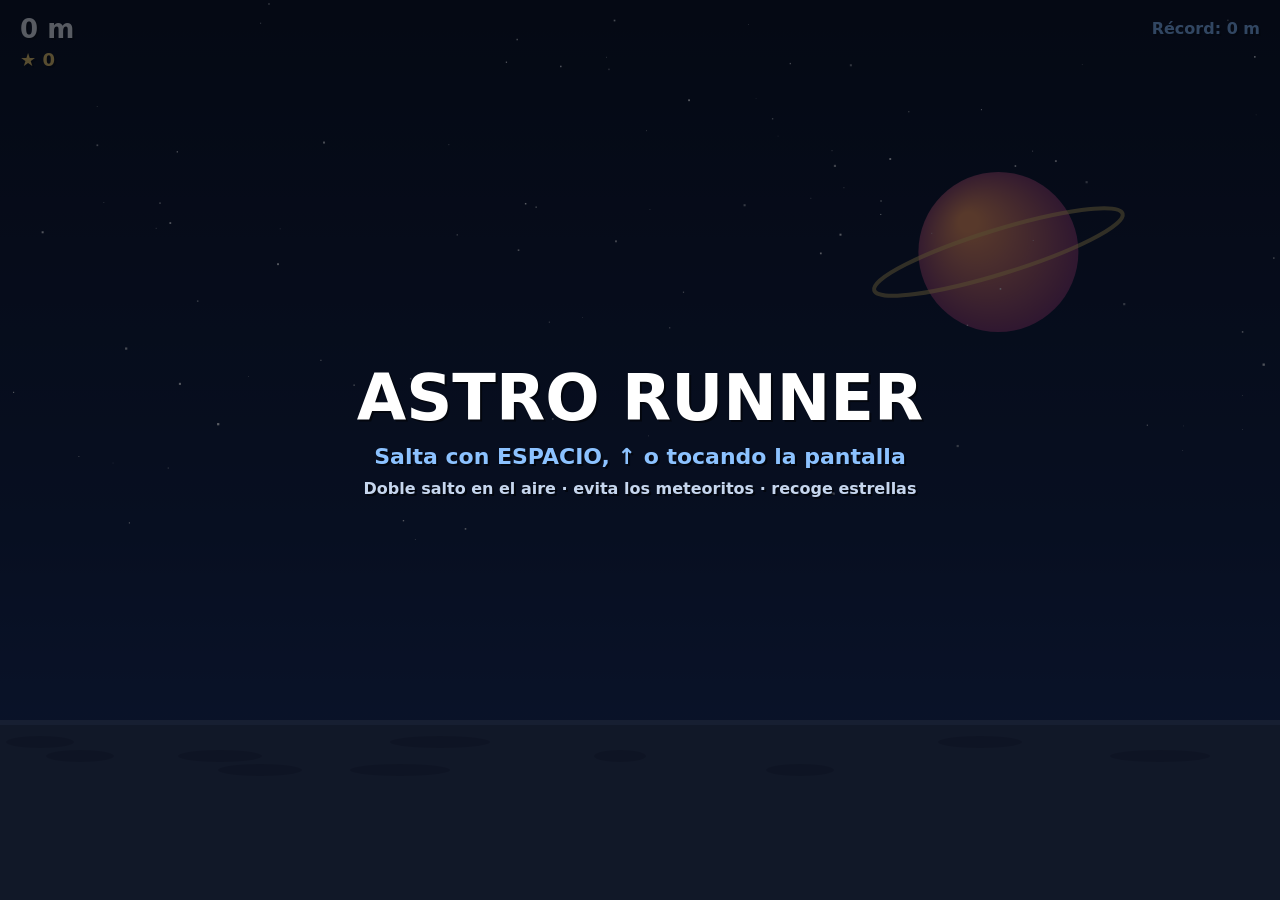
<file: games/astro-runner/index.html>
<!DOCTYPE html>
<html lang="es">
<head>
<meta charset="utf-8">
<meta name="viewport" content="width=device-width, initial-scale=1, user-scalable=no">
<title>Astro Runner</title>
<style>
  html, body { margin: 0; height: 100%; background: #050914; overflow: hidden; touch-action: none; user-select: none; }
  canvas { display: block; width: 100%; height: 100%; }
</style>
</head>
<body>
<canvas id="c"></canvas>
<!-- Solo para jugar fuera de DivierteTEC; la plataforma inyecta el SDK real -->
<script src="../../sdk/divierte-tec-sdk.js" data-dt-sdk></script>
<script>
/* ASTRO RUNNER — runner espacial de baja gravedad.
   Salta (doble salto) sobre meteoritos, recoge estrellas y llega lo más lejos posible.
   Controles: Espacio / ↑ / W / clic / toque = saltar · P = pausa */
(function () {
  'use strict';
  var SDK = window.DivierteTEC || { unlock: function () {}, progress: function () {}, setStat: function () {} };
  var cv = document.getElementById('c'), ctx = cv.getContext('2d');
  var W, H, DPR, GROUND;
  function resize() {
    DPR = Math.min(2, window.devicePixelRatio || 1);
    W = cv.clientWidth; H = cv.clientHeight;
    cv.width = W * DPR; cv.height = H * DPR;
    ctx.setTransform(DPR, 0, 0, DPR, 0, 0);
    GROUND = Math.round(H * 0.8);
  }
  window.addEventListener('resize', resize); resize();

  /* ---------- Guardado ---------- */
  function load(k, d) { try { var v = localStorage.getItem('astro_' + k); return v == null ? d : JSON.parse(v); } catch (e) { return d; } }
  function save(k, v) { try { localStorage.setItem('astro_' + k, JSON.stringify(v)); } catch (e) { /* nada */ } }
  var best = load('best', 0), totalStars = load('stars', 0);

  /* ---------- Sonido (WebAudio, sin archivos) ---------- */
  var ac = null;
  function beep(f1, f2, dur, type, vol) {
    try {
      ac = ac || new (window.AudioContext || window.webkitAudioContext)();
      var o = ac.createOscillator(), g = ac.createGain(), t = ac.currentTime;
      o.type = type || 'square'; o.frequency.setValueAtTime(f1, t); o.frequency.exponentialRampToValueAtTime(f2, t + dur);
      g.gain.setValueAtTime(vol || 0.06, t); g.gain.exponentialRampToValueAtTime(0.0001, t + dur);
      o.connect(g); g.connect(ac.destination); o.start(t); o.stop(t + dur);
    } catch (e) { /* sin audio */ }
  }

  /* ---------- Fondo parallax ---------- */
  var layers = [0.05, 0.15, 0.35].map(function (sp, i) {
    var arr = [];
    for (var k = 0; k < 70 - i * 20; k++) arr.push({ x: Math.random() * 2000, y: Math.random() * 0.75, r: 0.5 + i * 0.6 + Math.random() * 0.6 });
    return { sp: sp, stars: arr };
  });

  /* ---------- Estado ---------- */
  var state = 'menu', paused = false;
  var p, obs, pick, parts, speed, dist, runStars, time, spawnT, starT, shake, flags;
  function reset() {
    p = { x: 0, y: 0, vy: 0, jumps: 0, onGround: true, run: 0 };
    obs = []; pick = []; parts = [];
    speed = 330; dist = 0; runStars = 0; time = 0; spawnT = 1.2; starT = 0.6; shake = 0;
    flags = { m1000: false, m5000: false, s60: false, lastProg: 0 };
  }
  reset();

  function start() {
    reset(); state = 'play';
    SDK.unlock('astro_despegue');
    beep(300, 700, 0.25, 'triangle', 0.08);
  }
  function jump() {
    if (state !== 'play') { start(); return; }
    if (paused) return;
    if (p.jumps < 2) {
      p.vy = p.jumps === 0 ? -640 : -560; p.jumps++; p.onGround = false;
      beep(p.jumps === 1 ? 420 : 620, p.jumps === 1 ? 820 : 1100, 0.15, 'square', 0.05);
      for (var i = 0; i < 8; i++) parts.push({ x: p.x - 6, y: p.y, vx: -Math.random() * 120, vy: Math.random() * 80, life: 0.5, c: '#8cc2ff' });
    }
  }
  function gameOver() {
    state = 'over'; shake = 0.4;
    beep(300, 60, 0.6, 'sawtooth', 0.09);
    for (var i = 0; i < 30; i++) parts.push({ x: p.x, y: p.y - 14, vx: (Math.random() - 0.5) * 420, vy: (Math.random() - 0.8) * 380, life: 1, c: i % 2 ? '#ffb321' : '#ff5a1f' });
    var d = Math.floor(dist);
    if (d > best) { best = d; save('best', best); }
    SDK.progress('astro_1000', d);
    SDK.setStat('Mejor distancia (m)', best);
    SDK.setStat('Estrellas totales', totalStars);
  }

  /* ---------- Entrada ---------- */
  window.addEventListener('keydown', function (e) {
    if (e.code === 'Space' || e.code === 'ArrowUp' || e.code === 'KeyW') { e.preventDefault(); if (!e.repeat) jump(); }
    if (e.code === 'KeyP' && state === 'play') paused = !paused;
  });
  cv.addEventListener('pointerdown', function (e) { e.preventDefault(); jump(); });

  /* ---------- Generación ---------- */
  function spawnObstacle() {
    var r = Math.random();
    if (r < 0.62 || time < 8) {
      var s = 18 + Math.random() * 18;
      obs.push({ type: 'rock', x: W + 40, y: GROUND - s, r: s, rot: 0 });
    } else if (r < 0.85) {
      obs.push({ type: 'fly', x: W + 40, y: GROUND - 120 - Math.random() * 60, r: 16, rot: 0, wob: Math.random() * 6 });
    } else {
      var s2 = 16;
      obs.push({ type: 'rock', x: W + 40, y: GROUND - s2, r: s2, rot: 0 });
      obs.push({ type: 'rock', x: W + 80, y: GROUND - s2, r: s2, rot: 0 });
    }
    spawnT = Math.max(0.55, 1.5 - time * 0.012) * (0.75 + Math.random() * 0.6);
  }
  function spawnStars() {
    var n = 3 + Math.floor(Math.random() * 3), base = GROUND - 60 - Math.random() * 110;
    for (var i = 0; i < n; i++) pick.push({ x: W + 30 + i * 34, y: base - Math.sin(i / (n - 1 || 1) * Math.PI) * 40, t: Math.random() * 6 });
    starT = 1.6 + Math.random() * 1.8;
  }

  /* ---------- Bucle ---------- */
  var last = performance.now();
  function tick(now) {
    var dt = Math.min(0.033, (now - last) / 1000); last = now;
    if (state === 'play' && !paused) update(dt);
    else parts.forEach(function (q) { q.x += q.vx * dt; q.y += q.vy * dt; q.vy += 500 * dt; q.life -= dt; });
    parts = parts.filter(function (q) { return q.life > 0; });
    if (shake > 0) shake -= dt;
    draw(now / 1000);
    requestAnimationFrame(tick);
  }
  function update(dt) {
    time += dt;
    speed = 330 + time * 9;
    dist += speed * dt / 40;
    p.x = Math.max(90, W * 0.18);
    // Física de baja gravedad
    p.vy += 1450 * dt; p.y += p.vy * dt;
    if (p.y >= GROUND) { p.y = GROUND; p.vy = 0; if (!p.onGround) beep(120, 80, 0.06, 'triangle', 0.04); p.onGround = true; p.jumps = 0; }
    p.run += dt * speed / 30;

    spawnT -= dt; if (spawnT <= 0) spawnObstacle();
    starT -= dt; if (starT <= 0) spawnStars();

    obs.forEach(function (o) {
      o.x -= speed * dt * (o.type === 'fly' ? 1.15 : 1); o.rot -= dt * 4;
      if (o.type === 'fly') o.y += Math.sin(time * 3 + o.wob) * 0.6;
      var dx = o.x - p.x, dy = (o.y) - (p.y - 20);
      if (dx * dx + dy * dy < (o.r + 13) * (o.r + 13)) gameOver();
    });
    obs = obs.filter(function (o) { return o.x > -60; });
    pick.forEach(function (s) {
      s.x -= speed * dt; s.t += dt * 5;
      var dx = s.x - p.x, dy = s.y - (p.y - 20);
      if (!s.got && dx * dx + dy * dy < 30 * 30) {
        s.got = true; runStars++; totalStars++; save('stars', totalStars);
        beep(880, 1400, 0.08, 'square', 0.04);
        SDK.progress('astro_estrellas', totalStars);
        for (var i = 0; i < 6; i++) parts.push({ x: s.x, y: s.y, vx: (Math.random() - 0.5) * 200, vy: (Math.random() - 0.5) * 200, life: 0.4, c: '#ffd76a' });
      }
    });
    pick = pick.filter(function (s) { return s.x > -30 && !s.got; });
    parts.forEach(function (q) { q.x += q.vx * dt; q.y += q.vy * dt; q.vy += 500 * dt; q.life -= dt; });

    // Logros durante la carrera
    var d = Math.floor(dist);
    if (d - flags.lastProg >= 100) { flags.lastProg = d; SDK.progress('astro_1000', d); }
    if (!flags.s60 && time >= 60) { flags.s60 = true; SDK.unlock('astro_intocable'); }
    if (!flags.m5000 && d >= 5000) { flags.m5000 = true; SDK.unlock('astro_agujero'); }
  }

  /* ---------- Dibujo ---------- */
  function draw(t) {
    ctx.save();
    if (shake > 0) ctx.translate((Math.random() - 0.5) * 12 * shake, (Math.random() - 0.5) * 12 * shake);
    var g = ctx.createLinearGradient(0, 0, 0, H);
    g.addColorStop(0, '#050914'); g.addColorStop(0.6, '#0d1b3d'); g.addColorStop(1, '#1a2f66');
    ctx.fillStyle = g; ctx.fillRect(-20, -20, W + 40, H + 40);
    // Planeta
    var px = W * 0.78 - (dist * 0.3) % (W + 400), py = H * 0.28;
    if (px < -200) px += W + 400;
    var pg = ctx.createRadialGradient(px - 30, py - 30, 10, px, py, 90);
    pg.addColorStop(0, '#ff9a5a'); pg.addColorStop(1, '#7a2a6a');
    ctx.fillStyle = pg; ctx.beginPath(); ctx.arc(px, py, 80, 0, 7); ctx.fill();
    ctx.strokeStyle = '#ffd76a88'; ctx.lineWidth = 4; ctx.beginPath(); ctx.ellipse(px, py, 130, 22, -0.3, 0, 7); ctx.stroke();
    // Estrellas parallax
    layers.forEach(function (L) {
      ctx.fillStyle = '#ffffff';
      L.stars.forEach(function (s) {
        var x = ((s.x - dist * 40 * L.sp) % 2000 + 2000) % 2000;
        if (x > W) return;
        ctx.globalAlpha = 0.4 + 0.6 * Math.abs(Math.sin(t + s.x));
        ctx.fillRect(x, s.y * GROUND, s.r, s.r);
      });
    });
    ctx.globalAlpha = 1;
    // Suelo lunar
    ctx.fillStyle = '#2a3552'; ctx.fillRect(0, GROUND, W, H - GROUND);
    ctx.fillStyle = '#3b4a70'; ctx.fillRect(0, GROUND, W, 5);
    ctx.fillStyle = '#222b44';
    for (var i = 0; i < 12; i++) {
      var cx = ((i * 180 - dist * 40) % (W + 200) + W + 200) % (W + 200) - 100;
      ctx.beginPath(); ctx.ellipse(cx, GROUND + 22 + (i % 3) * 14, 26 + (i % 4) * 8, 6, 0, 0, 7); ctx.fill();
    }
    // Estrellas recolectables
    pick.forEach(function (s) { star(s.x, s.y + Math.sin(s.t) * 3, 10, '#ffd76a'); });
    // Obstáculos
    obs.forEach(function (o) {
      ctx.save(); ctx.translate(o.x, o.y); ctx.rotate(o.rot);
      if (o.type === 'fly') {
        ctx.fillStyle = '#ff5a1f55'; ctx.beginPath(); ctx.ellipse(18, 0, 26, 8, 0, 0, 7); ctx.fill();
      }
      ctx.fillStyle = o.type === 'fly' ? '#b0563a' : '#6b5a4e';
      ctx.beginPath();
      for (var k = 0; k < 9; k++) { var a = k / 9 * 6.283, rr = o.r * (0.82 + ((k * 37) % 7) / 30); ctx.lineTo(Math.cos(a) * rr, Math.sin(a) * rr); }
      ctx.closePath(); ctx.fill();
      ctx.fillStyle = '#00000033'; ctx.beginPath(); ctx.arc(-o.r * 0.3, -o.r * 0.2, o.r * 0.25, 0, 7); ctx.fill();
      ctx.restore();
    });
    // Astronauta
    if (state !== 'over') astronaut(p.x, p.y);
    parts.forEach(function (q) { ctx.globalAlpha = Math.max(0, q.life * 2); ctx.fillStyle = q.c; ctx.fillRect(q.x, q.y, 4, 4); });
    ctx.globalAlpha = 1;
    ctx.restore();
    hud();
  }
  function star(x, y, r, c) {
    ctx.fillStyle = c; ctx.beginPath();
    for (var i = 0; i < 10; i++) { var a = i * Math.PI / 5 - Math.PI / 2, rr = i % 2 ? r / 2.3 : r; ctx.lineTo(x + Math.cos(a) * rr, y + Math.sin(a) * rr); }
    ctx.closePath(); ctx.fill();
  }
  function astronaut(x, y) {
    var leg = p.onGround ? Math.sin(p.run) * 6 : 4;
    ctx.save(); ctx.translate(x, y);
    // mochila jet
    ctx.fillStyle = '#9aa7c0'; ctx.fillRect(-16, -34, 8, 18);
    if (!p.onGround) { ctx.fillStyle = Math.random() > 0.5 ? '#ffb321' : '#ff5a1f'; ctx.beginPath(); ctx.moveTo(-15, -16); ctx.lineTo(-11, -4 - Math.random() * 10); ctx.lineTo(-8, -16); ctx.fill(); }
    // piernas
    ctx.fillStyle = '#e8eef8'; ctx.fillRect(-6, -14, 6, 14 - Math.max(0, leg)); ctx.fillRect(2, -14, 6, 14 - Math.max(0, -leg));
    // cuerpo
    ctx.fillStyle = '#f4f7fc'; ctx.beginPath(); ctx.roundRect ? ctx.roundRect(-9, -36, 20, 24, 6) : ctx.rect(-9, -36, 20, 24); ctx.fill();
    ctx.fillStyle = '#1a6fd8'; ctx.fillRect(-4, -30, 10, 5);
    // casco
    ctx.fillStyle = '#f4f7fc'; ctx.beginPath(); ctx.arc(2, -44, 12, 0, 7); ctx.fill();
    ctx.fillStyle = '#1b2a4a'; ctx.beginPath(); ctx.ellipse(5, -44, 8, 6, 0, 0, 7); ctx.fill();
    ctx.fillStyle = '#8cc2ff'; ctx.fillRect(6, -47, 3, 2);
    ctx.restore();
  }
  function text(s, x, y, size, color, align) {
    ctx.font = '800 ' + size + 'px system-ui, sans-serif'; ctx.textAlign = align || 'left';
    ctx.fillStyle = '#0008'; ctx.fillText(s, x + 2, y + 2); ctx.fillStyle = color || '#fff'; ctx.fillText(s, x, y);
  }
  function hud() {
    text(Math.floor(dist) + ' m', 20, 38, 26);
    text('★ ' + runStars, 20, 66, 18, '#ffd76a');
    text('Récord: ' + best + ' m', W - 20, 34, 16, '#8cc2ff', 'right');
    if (state === 'menu') overlay('ASTRO RUNNER', 'Salta con ESPACIO, ↑ o tocando la pantalla', 'Doble salto en el aire · evita los meteoritos · recoge estrellas');
    if (state === 'over') overlay('¡IMPACTO!', Math.floor(dist) + ' m · ★ ' + runStars + (Math.floor(dist) >= best ? ' · ¡NUEVO RÉCORD!' : ''), 'Pulsa ESPACIO o toca para volver a despegar');
    if (paused) overlay('PAUSA', 'Pulsa P para continuar', '');
  }
  function overlay(t1, t2, t3) {
    ctx.fillStyle = '#050914aa'; ctx.fillRect(0, 0, W, H);
    var s = Math.min(64, W / 9);
    text(t1, W / 2, H / 2 - 30, s, '#ffffff', 'center');
    text(t2, W / 2, H / 2 + 14, Math.min(22, W / 26), '#8cc2ff', 'center');
    if (t3) text(t3, W / 2, H / 2 + 44, Math.min(16, W / 34), '#c6d6ee', 'center');
  }
  requestAnimationFrame(tick);
})();
</script>
</body>
</html>
</file>
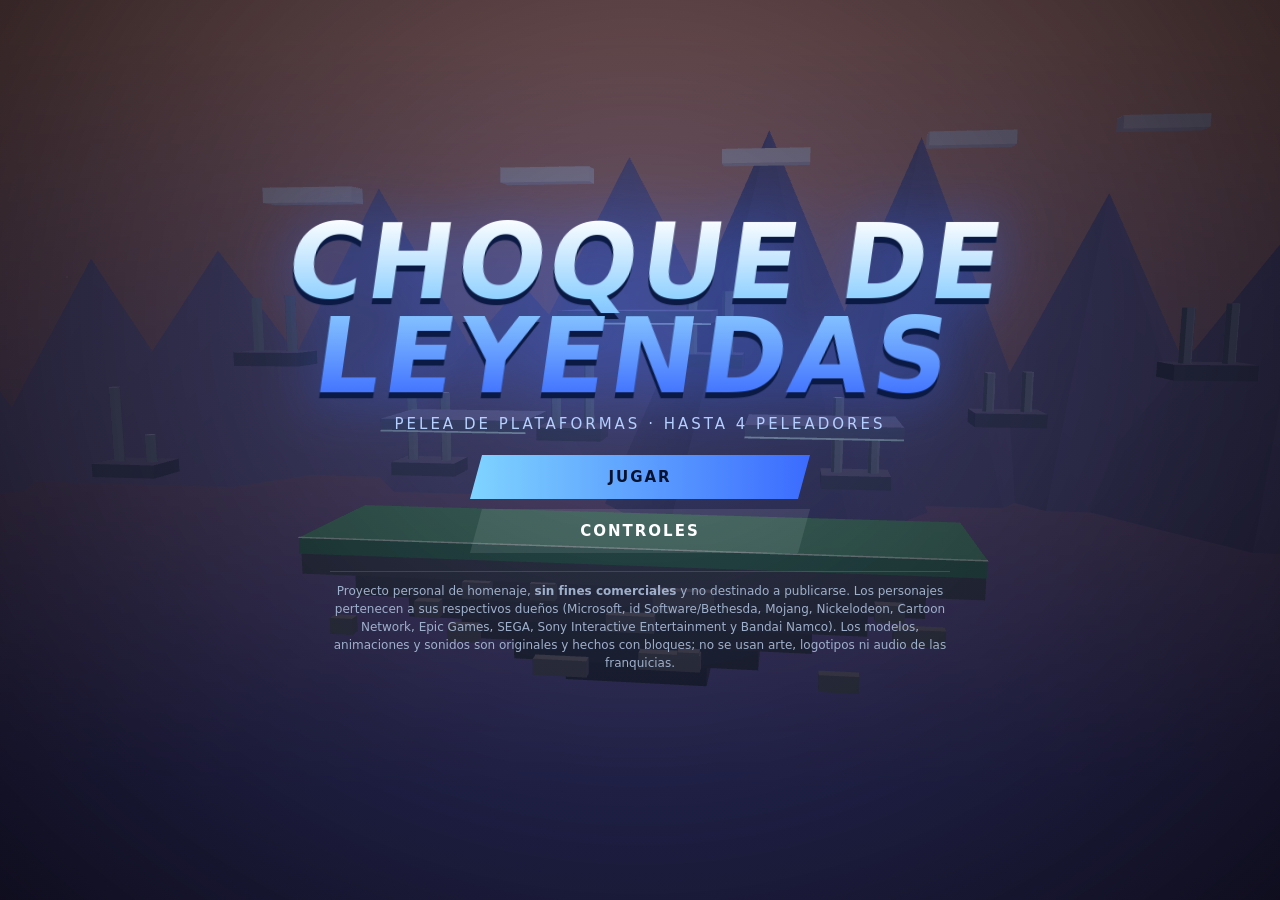
<file: games/choque-leyendas/index.html>
<!DOCTYPE html>
<html lang="es">
<head>
<meta charset="utf-8">
<meta name="viewport" content="width=device-width, initial-scale=1, user-scalable=no">
<title>Choque de Leyendas</title>
<style>
  * { box-sizing: border-box; }
  html, body { margin: 0; height: 100%; overflow: hidden; background: #070a14; color: #fff; font-family: system-ui, "Segoe UI", sans-serif; user-select: none; }
  canvas { position: fixed; inset: 0; width: 100%; height: 100%; display: block; }
  #hud { pointer-events: none; }
  .ov { position: fixed; inset: 0; z-index: 10; display: flex; flex-direction: column; align-items: center; justify-content: center; padding: 16px; overflow: auto; }
  .ov.hidden { display: none; }
  .dim { background: radial-gradient(ellipse at 50% 35%, #12306688, #04060ddd); }
  .logo { font: 900 clamp(40px, 9vw, 104px)/.9 system-ui; letter-spacing: 3px; margin: 0; text-align: center; background: linear-gradient(180deg, #fff, #8fd0ff 45%, #3b6bff); -webkit-background-clip: text; background-clip: text; color: transparent; filter: drop-shadow(0 6px 0 #0b1a44) drop-shadow(0 0 30px #3b6bff88); transform: skewX(-8deg); }
  .sub { color: #bcd6ff; letter-spacing: 3px; text-transform: uppercase; font-size: clamp(11px, 1.6vw, 15px); margin: 12px 0 22px; text-align: center; }
  .legal { max-width: 620px; text-align: center; font-size: 12px; color: #9fb0cc; line-height: 1.5; margin-top: 18px; border-top: 1px solid #ffffff22; padding-top: 10px; }
  .menu { display: flex; flex-direction: column; gap: 10px; width: min(340px, 90vw); }
  .btn { font: 800 15px system-ui; letter-spacing: 2px; text-transform: uppercase; color: #06122e; background: linear-gradient(90deg, #7fd4ff, #3b6bff); border: 0; padding: 13px 20px; cursor: pointer; clip-path: polygon(12px 0, 100% 0, calc(100% - 12px) 100%, 0 100%); transition: transform .12s, filter .12s; }
  .btn:hover { transform: translateX(6px); filter: brightness(1.12); }
  .btn.ghost { background: #ffffff18; color: #fff; }
  .btn.sm { padding: 8px 14px; font-size: 12px; }
  /* Selección */
  #ov-select { justify-content: flex-start; padding-top: 14px; }
  .sel-top { display: flex; gap: 8px; flex-wrap: wrap; justify-content: center; align-items: center; margin-bottom: 10px; }
  .sel-top h2 { margin: 0 14px 0 0; font: 900 26px system-ui; letter-spacing: 2px; transform: skewX(-8deg); }
  .opt { background: #ffffff14; border: 1px solid #ffffff2a; color: #fff; padding: 7px 12px; font: 700 12px system-ui; cursor: pointer; clip-path: polygon(6px 0, 100% 0, calc(100% - 6px) 100%, 0 100%); }
  .opt b { color: #7fd4ff; }
  .roster { display: grid; grid-template-columns: repeat(9, minmax(64px, 96px)); gap: 6px; margin: 6px 0 12px; }
  .ch { position: relative; height: 104px; background: linear-gradient(160deg, var(--c1), var(--c2)); border: 2px solid #ffffff22; display: flex; flex-direction: column; justify-content: flex-end; align-items: center; cursor: pointer; clip-path: polygon(8px 0, 100% 0, 100% calc(100% - 8px), calc(100% - 8px) 100%, 0 100%, 0 8px); padding-bottom: 6px; }
  .ch .ini { font: 900 34px system-ui; opacity: .9; text-shadow: 0 3px 0 #0006; }
  .ch small { font: 800 10px system-ui; letter-spacing: .5px; text-align: center; }
  .ch .tags { position: absolute; top: 3px; left: 3px; right: 3px; display: flex; gap: 2px; flex-wrap: wrap; }
  .ch .tags i { font: 900 9px system-ui; font-style: normal; padding: 1px 4px; color: #000; }
  .slots { display: grid; grid-template-columns: repeat(4, minmax(150px, 250px)); gap: 10px; }
  .slot { background: #0c1328e8; border-top: 5px solid var(--sc); padding: 10px 12px; min-height: 150px; clip-path: polygon(0 0, calc(100% - 14px) 0, 100% 14px, 100% 100%, 0 100%); }
  .slot h4 { margin: 0; font: 900 13px system-ui; letter-spacing: 1px; color: var(--sc); display: flex; justify-content: space-between; align-items: center; }
  .slot .nm { font: 900 20px system-ui; margin: 6px 0 2px; }
  .slot p { margin: 4px 0 0; font-size: 11.5px; color: #cdd9ef; line-height: 1.35; }
  .slot .ready { color: #5bff8a; font: 900 13px system-ui; letter-spacing: 2px; }
  .slot.off { opacity: .45; }
  .hint { text-align: center; color: #9fb0cc; font-size: 12px; margin-top: 10px; }
  .stages { display: grid; grid-template-columns: repeat(auto-fill, minmax(170px, 1fr)); gap: 10px; width: min(1100px, 100%); }
  .stg { height: 100px; padding: 10px; display: flex; flex-direction: column; justify-content: flex-end; cursor: pointer; background: linear-gradient(160deg, var(--a), var(--b)); border: 2px solid #ffffff22; clip-path: polygon(10px 0, 100% 0, 100% calc(100% - 10px), calc(100% - 10px) 100%, 0 100%, 0 10px); }
  .stg b { font: 900 14px system-ui; text-transform: uppercase; } .stg small { font-size: 11px; color: #ffffffcc; }
  .stg.on { border-color: #ffd23f; box-shadow: inset 0 0 0 2px #ffd23f; }
  .box { background: #0b1226f0; border: 1px solid #7fd4ff55; padding: 22px 28px; text-align: center; clip-path: polygon(0 0, calc(100% - 20px) 0, 100% 20px, 100% 100%, 20px 100%, 0 calc(100% - 20px)); max-width: 900px; }
  .box h2 { margin: 0 0 10px; font: 900 32px system-ui; letter-spacing: 2px; color: #7fd4ff; transform: skewX(-6deg); }
  table.ctl { border-collapse: collapse; margin: 10px auto; font-size: 13px; }
  table.ctl td, table.ctl th { padding: 4px 10px; border-bottom: 1px solid #ffffff18; text-align: left; }
  table.ctl th { color: #7fd4ff; }
  .res { display: grid; grid-template-columns: repeat(auto-fit, minmax(160px, 1fr)); gap: 10px; margin: 12px 0; }
  .res div { background: #ffffff10; padding: 10px; border-top: 4px solid var(--sc); text-align: left; font-size: 13px; }
  .res b { display: block; font-size: 18px; }
  @media (max-width: 1000px) { .roster { grid-template-columns: repeat(5, 1fr); } .slots { grid-template-columns: repeat(2, 1fr); } }
</style>
</head>
<body>
<canvas id="gl"></canvas>
<canvas id="hud"></canvas>

<div class="ov dim" id="ov-title">
  <h1 class="logo">CHOQUE DE<br>LEYENDAS</h1>
  <div class="sub">Pelea de plataformas · hasta 4 peleadores</div>
  <div class="menu">
    <button class="btn" data-go="select">Jugar</button>
    <button class="btn ghost" data-go="controls">Controles</button>
  </div>
  <p class="legal">Proyecto personal de homenaje, <b>sin fines comerciales</b> y no destinado a publicarse. Los personajes pertenecen a sus respectivos dueños (Microsoft, id Software/Bethesda, Mojang, Nickelodeon, Cartoon Network, Epic Games, SEGA, Sony Interactive Entertainment y Bandai Namco). Los modelos, animaciones y sonidos son originales y hechos con bloques; no se usan arte, logotipos ni audio de las franquicias.</p>
</div>

<div class="ov hidden" id="ov-select">
  <div class="sel-top"><h2>ELIGE TU LEYENDA</h2>
    <button class="opt" data-opt="mode">Modo: <b></b></button>
    <button class="opt" data-opt="stocks">Vidas / tiempo: <b></b></button>
    <button class="opt" data-opt="cpu">CPU: <b></b></button>
    <button class="opt" data-opt="orb">Esfera Legendaria: <b></b></button>
    <button class="btn sm" data-go="tostage">Continuar</button>
    <button class="btn sm ghost" data-go="title">Volver</button>
  </div>
  <div class="roster" id="roster"></div>
  <div class="slots" id="slots"></div>
  <div class="hint" id="sel-hint"></div>
</div>

<div class="ov hidden" id="ov-stage">
  <div class="sel-top"><h2>ELIGE EL ESCENARIO</h2><button class="btn sm ghost" data-go="select">Volver</button></div>
  <div class="stages" id="stages"></div>
  <div class="hint">J1: A/D elegir · F confirmar · Mando: stick · A confirmar · o haz clic</div>
</div>

<div class="ov dim hidden" id="ov-pause"><div class="box">
  <h2>PAUSA</h2>
  <div class="menu" style="margin:0 auto">
    <button class="btn" data-go="resume">Continuar</button>
    <button class="btn ghost" data-go="vib" id="btn-vib">Vibración: sí</button>
    <button class="btn ghost" data-go="controls">Controles</button>
    <button class="btn ghost" data-go="quit">Salir al menú</button>
  </div>
</div></div>

<div class="ov dim hidden" id="ov-controls"><div class="box">
  <h2>CONTROLES</h2>
  <table class="ctl">
    <tr><th></th><th>Jugador 1</th><th>Jugador 2</th><th>Mando Xbox</th></tr>
    <tr><td>Moverse / apuntar</td><td>A / D / W / S</td><td>Flechas</td><td>Stick izquierdo</td></tr>
    <tr><td>Saltar</td><td>W</td><td>↑</td><td>X o Y</td></tr>
    <tr><td>Ataque</td><td>F</td><td>J</td><td>A</td></tr>
    <tr><td>Especial</td><td>G</td><td>K</td><td>B</td></tr>
    <tr><td>Golpe fuerte (mantén para cargar)</td><td>H</td><td>L</td><td>RT</td></tr>
    <tr><td>Escudo · rodar · esquivar</td><td>R</td><td>I</td><td>LB / RB</td></tr>
    <tr><td>Provocación</td><td>T</td><td>O</td><td>View / Back</td></tr>
    <tr><td>Pausa</td><td>Esc / P</td><td>Enter</td><td>Start</td></tr>
  </table>
  <p class="legal" style="border:0">Ataque o golpe fuerte + dirección cambia el golpe (arriba, abajo, lado). En el aire: aéreos en 5 direcciones. Especial + dirección: 4 habilidades por personaje. Rompe la <b>Esfera Legendaria</b> y presiona Especial para el <b>Ataque Definitivo</b>. Bajo en plataformas delgadas: dejarse caer. Arriba + ataque justo al despegar hace el ataque hacia arriba sin saltar.</p>
  <button class="btn" data-go="back">Volver</button>
</div></div>

<div class="ov dim hidden" id="ov-result"><div class="box">
  <h2 id="res-title"></h2>
  <div class="res" id="res-stats"></div>
  <div class="menu" style="margin:0 auto">
    <button class="btn" data-go="again">Revancha</button>
    <button class="btn ghost" data-go="select">Cambiar personajes</button>
    <button class="btn ghost" data-go="title">Menú principal</button>
  </div>
</div></div>

<div class="ov dim hidden" id="ov-nogl"><div class="box"><h2>SIN WEBGL</h2><p>Este navegador no tiene WebGL activado.</p></div></div>

<!-- Solo para jugar fuera de DivierteTEC; la plataforma inyecta el SDK real -->
<script src="../../sdk/divierte-tec-sdk.js" data-dt-sdk></script>
<script>
/* CHOQUE DE LEYENDAS — pelea de plataformas para 2 a 4 peleadores (homenaje personal, no comercial).
   Motor WebGL heredado de Furia TEC: % de daño y empuje, vidas, zonas de explosión,
   plataformas, orillas, escudo, 4 especiales por personaje y Ataque Definitivo. */
(function () {
  'use strict';
  const SDK = window.DivierteTEC || { unlock() {}, progress() {}, setStat() {} };
  const $ = (id) => document.getElementById(id);
  const glc = $('gl'), hud = $('hud'), h2d = hud.getContext('2d');
  const gl = glc.getContext('webgl', { antialias: true });
  if (!gl) { $('ov-title').classList.add('hidden'); $('ov-nogl').classList.remove('hidden'); return; }

  /* =================== MATEMÁTICAS =================== */
  const I = () => { const m = new Float32Array(16); m[0] = m[5] = m[10] = m[15] = 1; return m; };
  function mul(a, b) {
    const o = new Float32Array(16);
    for (let c = 0; c < 4; c++) for (let r = 0; r < 4; r++) o[c * 4 + r] = a[r] * b[c * 4] + a[4 + r] * b[c * 4 + 1] + a[8 + r] * b[c * 4 + 2] + a[12 + r] * b[c * 4 + 3];
    return o;
  }
  const C = (...ms) => ms.reduce(mul);
  const T = (x, y, z) => { const m = I(); m[12] = x; m[13] = y; m[14] = z; return m; };
  const SC = (x, y, z) => { const m = I(); m[0] = x; m[5] = y; m[10] = z; return m; };
  const RZ = (a) => { const m = I(), c = Math.cos(a), s = Math.sin(a); m[0] = c; m[1] = s; m[4] = -s; m[5] = c; return m; };
  const RY = (a) => { const m = I(), c = Math.cos(a), s = Math.sin(a); m[0] = c; m[2] = -s; m[8] = s; m[10] = c; return m; };
  const RX = (a) => { const m = I(), c = Math.cos(a), s = Math.sin(a); m[5] = c; m[6] = s; m[9] = -s; m[10] = c; return m; };
  function perspective(fov, asp, n, f) { const t = 1 / Math.tan(fov / 2), m = new Float32Array(16); m[0] = t / asp; m[5] = t; m[10] = (f + n) / (n - f); m[11] = -1; m[14] = 2 * f * n / (n - f); return m; }
  const sub3 = (a, b) => [a[0] - b[0], a[1] - b[1], a[2] - b[2]];
  const norm = (v) => { const l = Math.hypot(v[0], v[1], v[2]) || 1; return [v[0] / l, v[1] / l, v[2] / l]; };
  const cross = (a, b) => [a[1] * b[2] - a[2] * b[1], a[2] * b[0] - a[0] * b[2], a[0] * b[1] - a[1] * b[0]];
  const dot = (a, b) => a[0] * b[0] + a[1] * b[1] + a[2] * b[2];
  function lookAt(e, c, up) {
    const z = norm(sub3(e, c)), x = norm(cross(up, z)), y = cross(z, x), m = I();
    m[0] = x[0]; m[4] = x[1]; m[8] = x[2]; m[1] = y[0]; m[5] = y[1]; m[9] = y[2]; m[2] = z[0]; m[6] = z[1]; m[10] = z[2];
    m[12] = -dot(x, e); m[13] = -dot(y, e); m[14] = -dot(z, e); return m;
  }
  const clamp = (v, a, b) => Math.max(a, Math.min(b, v));
  const lerp = (a, b, t) => a + (b - a) * t;
  const rand = (a, b) => a + Math.random() * (b - a);

  /* =================== GEOMETRÍA Y SHADERS =================== */
  function Geo() { this.d = []; }
  Geo.prototype.tri = function (a, b, c, col) {
    const n = norm(cross(sub3(b, a), sub3(c, a)));
    for (const p of [a, b, c]) this.d.push(p[0], p[1], p[2], n[0], n[1], n[2], col[0], col[1], col[2]);
  };
  Geo.prototype.quad = function (a, b, c, d, col) { this.tri(a, b, c, col); this.tri(a, c, d, col); };
  Geo.prototype.box = function (cx, cy, cz, sx, sy, sz, col) {
    const x0 = cx - sx / 2, x1 = cx + sx / 2, y0 = cy - sy / 2, y1 = cy + sy / 2, z0 = cz - sz / 2, z1 = cz + sz / 2;
    this.quad([x0, y1, z0], [x0, y1, z1], [x1, y1, z1], [x1, y1, z0], col);
    this.quad([x0, y0, z0], [x1, y0, z0], [x1, y0, z1], [x0, y0, z1], col);
    this.quad([x0, y0, z1], [x1, y0, z1], [x1, y1, z1], [x0, y1, z1], col);
    this.quad([x1, y0, z0], [x0, y0, z0], [x0, y1, z0], [x1, y1, z0], col);
    this.quad([x1, y0, z1], [x1, y0, z0], [x1, y1, z0], [x1, y1, z1], col);
    this.quad([x0, y0, z0], [x0, y0, z1], [x0, y1, z1], [x0, y1, z0], col);
    return this;
  };
  Geo.prototype.cyl = function (cx, cy, cz, r0, r1, h, seg, col) {
    for (let i = 0; i < seg; i++) {
      const a = i / seg * Math.PI * 2, b = (i + 1) / seg * Math.PI * 2;
      const p0 = [cx + Math.cos(a) * r0, cy, cz + Math.sin(a) * r0], p1 = [cx + Math.cos(b) * r0, cy, cz + Math.sin(b) * r0];
      const q0 = [cx + Math.cos(a) * r1, cy + h, cz + Math.sin(a) * r1], q1 = [cx + Math.cos(b) * r1, cy + h, cz + Math.sin(b) * r1];
      this.quad(p0, q0, q1, p1, col);
      this.tri([cx, cy + h, cz], q1, q0, col);
      this.tri([cx, cy, cz], p1, p0, col);
    }
    return this;
  };
  Geo.prototype.torus = function (R, r, su, sv, col) {
    const P = (u, v) => [(R + r * Math.cos(v)) * Math.cos(u), (R + r * Math.cos(v)) * Math.sin(u), r * Math.sin(v)];
    for (let i = 0; i < su; i++) for (let j = 0; j < sv; j++) {
      const u0 = i / su * 6.2832, u1 = (i + 1) / su * 6.2832, v0 = j / sv * 6.2832, v1 = (j + 1) / sv * 6.2832;
      this.quad(P(u0, v0), P(u1, v0), P(u1, v1), P(u0, v1), col);
    }
    return this;
  };
  Geo.prototype.octa = function (s, col) {
    const t = [0, s * 1.3, 0], b = [0, -s * 1.3, 0], e = [[s, 0, 0], [0, 0, s], [-s, 0, 0], [0, 0, -s]];
    for (let i = 0; i < 4; i++) { const a = e[i], c = e[(i + 1) % 4]; this.tri(t, c, a, col); this.tri(b, a, c, col); }
    return this;
  };
  function upload(g) {
    const buf = gl.createBuffer(); gl.bindBuffer(gl.ARRAY_BUFFER, buf);
    gl.bufferData(gl.ARRAY_BUFFER, new Float32Array(g.d), gl.STATIC_DRAW);
    return { buf, count: g.d.length / 9 };
  }
  function prog(vs, fs) {
    const sh = (t, src) => { const s = gl.createShader(t); gl.shaderSource(s, src); gl.compileShader(s); if (!gl.getShaderParameter(s, gl.COMPILE_STATUS)) throw new Error(gl.getShaderInfoLog(s)); return s; };
    const p = gl.createProgram(); gl.attachShader(p, sh(gl.VERTEX_SHADER, vs)); gl.attachShader(p, sh(gl.FRAGMENT_SHADER, fs)); gl.linkProgram(p);
    if (!gl.getProgramParameter(p, gl.LINK_STATUS)) throw new Error(gl.getProgramInfoLog(p));
    return p;
  }
  const P = prog(
    'attribute vec3 aPos;attribute vec3 aNor;attribute vec3 aCol;uniform mat4 uVP;uniform mat4 uM;varying vec3 vCol;varying vec3 vNor;varying vec3 vW;' +
    'void main(){vec4 w=uM*vec4(aPos,1.0);vW=w.xyz;vNor=(uM*vec4(aNor,0.0)).xyz;vCol=aCol;gl_Position=uVP*w;}',
    'precision highp float;varying vec3 vCol;varying vec3 vNor;varying vec3 vW;uniform vec3 uLight;uniform vec3 uFog;uniform vec3 uCam;uniform vec3 uTint;uniform float uEmit;uniform float uFogN;uniform float uFogF;' +
    'uniform vec3 uTorch;uniform float uInv;void main(){vec3 n=normalize(vNor);vec3 base=vCol*uTint;float d=max(dot(n,uLight),0.0);' +
    'float rim=pow(1.0-max(dot(n,normalize(uCam-vW)),0.0),2.5)*0.35;' +
    'vec3 c=base*(0.32+0.55*d)+base*uTorch*(0.35+0.25*max(n.y,0.0))+vec3(0.9,0.5,0.9)*rim*0.35;' +
    'c=mix(c,base*1.35,uEmit);float f=smoothstep(uFogN,uFogF,length(vW-uCam));vec3 o=mix(c,uFog,f);float l=dot(o,vec3(0.3,0.59,0.11));o=mix(o,vec3(1.0-smoothstep(0.06,0.4,l)),uInv);gl_FragColor=vec4(o,1.0);}'
  );
  const SKY = prog('attribute vec2 aP;varying vec2 vP;void main(){vP=aP;gl_Position=vec4(aP,0.999,1.0);}',
    'precision highp float;varying vec2 vP;uniform vec3 uTop;uniform vec3 uBot;uniform float uStars;uniform float uInv;float h(vec2 p){return fract(sin(dot(p,vec2(12.9898,78.233)))*43758.5453);}' +
    'void main(){float t=clamp(vP.y*0.6+0.45,0.0,1.0);vec3 c=mix(uBot,uTop,t);' +
    'vec2 g=floor(gl_FragCoord.xy/2.0);float s=h(g);if(s>0.996&&vP.y>-0.1){c+=vec3(0.8)*(s-0.996)*250.0*t*uStars;}' +
    'float l=dot(c,vec3(0.3,0.59,0.11));c=mix(c,vec3(1.0-smoothstep(0.06,0.4,l)),uInv);gl_FragColor=vec4(c,1.0);}');
  const SKL = {}; ['uTop', 'uBot', 'uStars', 'uInv'].forEach((u) => { SKL[u] = gl.getUniformLocation(SKY, u); });
  const skyBuf = gl.createBuffer(); gl.bindBuffer(gl.ARRAY_BUFFER, skyBuf); gl.bufferData(gl.ARRAY_BUFFER, new Float32Array([-1, -1, 3, -1, -1, 3]), gl.STATIC_DRAW);
  const L = {}; ['aPos', 'aNor', 'aCol'].forEach((a) => { L[a] = gl.getAttribLocation(P, a); });
  ['uVP', 'uM', 'uLight', 'uFog', 'uCam', 'uTint', 'uEmit', 'uFogN', 'uFogF', 'uTorch', 'uInv'].forEach((u) => { L[u] = gl.getUniformLocation(P, u); });
  const FOG = [0.09, 0.05, 0.12], LIGHT = norm([0.35, 0.8, 0.5]);

  /* =================== MALLAS =================== */
  const W1 = [1, 1, 1];
  const CUBE = upload(new Geo().box(0, 0, 0, 1, 1, 1, W1));
  const CONE = upload(new Geo().cyl(0, -0.5, 0, 0.5, 0, 1, 10, W1));
  const CYL = upload(new Geo().cyl(0, -0.5, 0, 0.5, 0.5, 1, 12, W1));
  const RING = upload(new Geo().torus(1, 0.32, 16, 6, W1));
  const ORB = upload(new Geo().octa(0.5, W1));
  const WAVE = upload(new Geo().torus(1, 0.05, 40, 4, W1));

  /* =================== SONIDO =================== */
  let ac = null, noiseBuf = null;
  function audio() {
    try { ac = ac || new (window.AudioContext || window.webkitAudioContext)(); } catch (e) { return null; }
    if (!noiseBuf) { noiseBuf = ac.createBuffer(1, ac.sampleRate * 0.4, ac.sampleRate); const d = noiseBuf.getChannelData(0); for (let i = 0; i < d.length; i++) d[i] = Math.random() * 2 - 1; }
    return ac;
  }
  function tone(f1, f2, dur, type, vol, delay) {
    const a = audio(); if (!a) return;
    const o = a.createOscillator(), g = a.createGain(), t0 = a.currentTime + (delay || 0);
    o.type = type || 'square'; o.frequency.setValueAtTime(f1, t0); o.frequency.exponentialRampToValueAtTime(Math.max(20, f2), t0 + dur);
    g.gain.setValueAtTime(vol || 0.05, t0); g.gain.exponentialRampToValueAtTime(0.0001, t0 + dur);
    o.connect(g); g.connect(a.destination); o.start(t0); o.stop(t0 + dur);
  }
  function noise(dur, vol, freq) {
    const a = audio(); if (!a) return;
    const s = a.createBufferSource(), f = a.createBiquadFilter(), g = a.createGain(), t0 = a.currentTime;
    s.buffer = noiseBuf; f.type = 'lowpass'; f.frequency.value = freq || 1200;
    g.gain.setValueAtTime(vol, t0); g.gain.exponentialRampToValueAtTime(0.0001, t0 + dur);
    s.connect(f); f.connect(g); g.connect(a.destination); s.start(t0); s.stop(t0 + dur);
  }

  let VP = I(), camE = [0, 2.4, 11];
  function resize() {
    const dpr = Math.min(1.5, window.devicePixelRatio || 1);
    glc.width = Math.floor(innerWidth * dpr); glc.height = Math.floor(innerHeight * dpr);
    hud.width = Math.floor(innerWidth * dpr); hud.height = Math.floor(innerHeight * dpr);
    h2d.setTransform(dpr, 0, 0, dpr, 0, 0);
  }
  addEventListener('resize', resize); resize();
  gl.enable(gl.DEPTH_TEST);
  function draw(mesh, M, tint, emit) {
    gl.bindBuffer(gl.ARRAY_BUFFER, mesh.buf);
    gl.vertexAttribPointer(L.aPos, 3, gl.FLOAT, false, 36, 0);
    gl.vertexAttribPointer(L.aNor, 3, gl.FLOAT, false, 36, 12);
    gl.vertexAttribPointer(L.aCol, 3, gl.FLOAT, false, 36, 24);
    gl.uniformMatrix4fv(L.uM, false, M);
    gl.uniform3fv(L.uTint, tint || W1);
    gl.uniform1f(L.uEmit, emit || 0);
    gl.drawArrays(gl.TRIANGLES, 0, mesh.count);
  }
  const box = (M, x, y, z, sx, sy, sz, col, emit) => draw(CUBE, C(M, T(x, y, z), SC(sx, sy, sz)), col, emit);

  function toScreen(x, y, z) {
    const m = VP, cx = m[0] * x + m[4] * y + m[8] * z + m[12], cy = m[1] * x + m[5] * y + m[9] * z + m[13], w = m[3] * x + m[7] * y + m[11] * z + m[15];
    return [(cx / w * 0.5 + 0.5) * innerWidth, (1 - (cy / w * 0.5 + 0.5)) * innerHeight];
  }
  function skewBar(x, y, w, h, pct, c1, c2, right, ghost) {
    const k = h * 0.6;
    const path = (ww) => { h2d.beginPath(); if (!right) { h2d.moveTo(x + k, y); h2d.lineTo(x + ww, y); h2d.lineTo(x + ww - k, y + h); h2d.lineTo(x, y + h); } else { h2d.moveTo(x + w - k, y); h2d.lineTo(x + w - ww, y); h2d.lineTo(x + w - ww + k, y + h); h2d.lineTo(x + w, y + h); } h2d.closePath(); };
    path(w); h2d.fillStyle = '#000a'; h2d.fill();
    if (ghost != null && ghost > pct) { path(Math.max(k, w * ghost)); h2d.fillStyle = '#ff5a3c'; h2d.fill(); }
    if (pct > 0) { path(Math.max(k, w * pct)); const g = h2d.createLinearGradient(x, 0, x + w, 0); g.addColorStop(0, right ? c2 : c1); g.addColorStop(1, right ? c1 : c2); h2d.fillStyle = g; h2d.fill(); }
    path(w); h2d.strokeStyle = '#ffffff55'; h2d.lineWidth = 1; h2d.stroke();
  }
  function text(s, x, y, size, color, align, stroke) {
    h2d.font = '900 ' + size + 'px system-ui, sans-serif'; h2d.textAlign = align || 'left'; h2d.textBaseline = 'middle';
    h2d.lineWidth = stroke || Math.max(3, size / 7); h2d.strokeStyle = '#0a0410'; h2d.strokeText(s, x, y);
    h2d.fillStyle = color || '#fff'; h2d.fillText(s, x, y);
  }

  /* =================== MALLAS EXTRA =================== */
  Geo.prototype.sphere = function (r, seg, ring, col, half) {
    const P = (a, b) => [r * Math.cos(b) * Math.cos(a), r * Math.sin(b), r * Math.cos(b) * Math.sin(a)];
    const b0 = half ? 0 : -Math.PI / 2;
    for (let i = 0; i < seg; i++) for (let j = 0; j < ring; j++) {
      const a0 = i / seg * 6.2832, a1 = (i + 1) / seg * 6.2832, c0 = b0 + (j / ring) * (Math.PI / 2 - b0), c1 = b0 + ((j + 1) / ring) * (Math.PI / 2 - b0);
      this.quad(P(a0, c0), P(a0, c1), P(a1, c1), P(a1, c0), col);
    }
    if (half) for (let i = 0; i < seg; i++) { const a0 = i / seg * 6.2832, a1 = (i + 1) / seg * 6.2832; this.tri([0, 0, 0], P(a0, 0), P(a1, 0), col); }
    return this;
  };
  const SPHERE = upload(new Geo().sphere(0.5, 16, 8, W1));
  const HEMI = upload(new Geo().sphere(0.5, 16, 6, W1, true));
  const ball = (M, x, y, z, r, col, emit) => draw(SPHERE, C(M, T(x, y, z), SC(r * 2, r * 2, r * 2)), col, emit);
  const ell = (M, x, y, z, rx, ry, rz, col, emit) => draw(SPHERE, C(M, T(x, y, z), SC(rx * 2, ry * 2, rz * 2)), col, emit);

  /* =================== POSES ===================
     Claves: lean (inclinar), twist (girar torso), chest (pecho), head, headY, rot, drop, bob, bx, spin,
     fa1/fa2 brazo delantero (hombro/codo), ba1/ba2 brazo trasero, fl1/fl2 y bl1/bl2 piernas (cadera/rodilla), sx/sy (estirar). */
  const basePose = () => ({ lean: 0.1, twist: 0.25, chest: 0, head: 0, headY: 0, rot: 0, drop: 0.06, bob: 0, bx: 0, spin: 0, fa1: 0.5, fa2: 1.4, fo: 0.12, ba1: 0.4, ba2: 1.4, bo: 0.12, fl1: 0.3, fl2: -0.45, bl1: -0.28, bl2: -0.25, sx: 1, sy: 1, mouth: 0.35, prop: 0, glow: 0, tail: 0, pull: 0 });
  const ss = (a, b, x) => { const k = clamp((x - a) / (b - a), 0, 1); return k * k * (3 - 2 * k); };
  function clipPose(base, keys, t) {
    let i = 0;
    while (i < keys.length - 2 && t > keys[i + 1][0]) i++;
    const [t0, a] = keys[i], [t1, b] = keys[i + 1] || keys[i];
    const e = t1 > t0 ? ss(t0, t1, t) : 1, out = Object.assign({}, base);
    for (const k in base) { const va = k in a ? a[k] : base[k], vb = k in b ? b[k] : base[k]; out[k] = va + (vb - va) * e; }
    return out;
  }

  /* =================== MODELOS DE BLOQUES ===================
     Vista 3/4: el modelo gira hacia la cámara y se refleja al mirar a la izquierda, así el brazo del arma queda siempre al frente.
     Ejes locales: x = frente, y = arriba, z = costado derecho (hacia la cámara). */
  const YAW = -0.55;
  const rootM = (f, p, s) => C(T(f.x + (f.jit || 0), f.y, 0), SC(f.facing < 0 ? -1 : 1, 1, 1), RY(YAW + p.spin), SC(s * p.sx, s * p.sy, s));
  const DK = [0.07, 0.07, 0.08], WHT = [1, 1, 1];
  const eyes2 = (H, x, y, z, w, h, col, em) => { box(H, x, y, z, 0.02, h, w, col, em); box(H, x, y, -z, 0.02, h, w, col, em); };

  /* Partes por defecto (cada personaje las reemplaza con las suyas) */
  const P0 = {
    thigh: (M, th, lw, R, em) => box(M, 0, -th / 2, 0, lw, th, lw * 1.05, R.pants, em),
    shin: (M, sh, lw, R, em) => box(M, 0, -sh / 2, 0, lw * 0.92, sh, lw * 0.95, R.legs || R.pants, em),
    foot: (M, lw, R, em) => { box(M, lw * 0.35, -0.06, 0, lw * 1.9, 0.13, lw * 1.12, R.boots, em); box(M, lw * 0.35, -0.13, 0, lw * 1.95, 0.03, lw * 1.16, R.sole || DK, em); },
    pelvis: (M, W, D, R, em) => { box(M, 0, 0, 0, D * 0.95, 0.26, W * 0.8, R.pants, em); if (R.belt) box(M, 0, 0.1, 0, D, 0.07, W * 0.83, R.belt, em); },
    abdomen: (M, W, D, R, em) => box(M, 0, 0.17, 0, D * 0.88, 0.26, W * 0.78, R.shirt, em),
    chest: (M, W, D, cH, R, em) => box(M, 0, cH / 2, 0, D, cH, W, R.shirt, em),
    upper: (S, ua, aw, R, em) => box(S, 0, -ua / 2, 0, aw, ua, aw, R.sleeve || R.shirt, em),
    fore: (E, la, aw, R, em) => box(E, 0, -la / 2, 0, aw * 0.92, la, aw * 0.92, R.arm || R.skin, em),
    hand: (Hd, aw, R, em) => { const c = R.hand || R.skin; box(Hd, 0, -0.02, 0, aw * 1.1, 0.13, aw * 1.05, c, em); box(Hd, aw * 0.3, -0.1, 0, aw * 0.6, 0.08, aw * 1.0, c, em); box(Hd, aw * 0.5, 0.0, aw * 0.3, aw * 0.4, 0.08, aw * 0.35, c, em); }
  };
  function humanoid(f, p, R, em) {
    if (R.draw) return R.draw(f, p, R, em);
    const s = f.scale * (R.scale || 1), B = rootM(f, p, s);
    const W = R.w || 0.56, D = R.d || 0.32, hip = R.hip || 0.95;
    const root = C(B, T(p.bx, hip - p.drop + p.bob, 0), RZ(p.rot));
    const lw = R.lw || 0.2, th = R.thigh || 0.46, sh = R.shin || 0.44, lz = R.lz || W * 0.21;
    for (const [side, a, b] of [[1, p.fl1, p.fl2], [-1, p.bl1, p.bl2]]) {
      const hp = C(root, T(0, -0.07, side * lz), RZ(a));
      (R.thighF || P0.thigh)(hp, th, lw, R, em, side);
      const kn = C(hp, T(0, -th, 0), RZ(b));
      (R.shinF || P0.shin)(kn, sh, lw, R, em, side);
      (R.footF || P0.foot)(C(kn, T(0, -sh, 0), RZ(-(a + b) * 0.55)), lw, R, em, side);
    }
    (R.pelvis || P0.pelvis)(root, W, D, R, em);
    const tor = C(root, RY(p.twist * 0.6), RZ(-p.lean));
    (R.abdomen || P0.abdomen)(tor, W, D, R, em);
    const cH = R.chestH || 0.4;
    const ch = C(tor, T(0, 0.28, 0), RY(p.twist * 0.4), RZ(-p.chest));
    (R.chest || P0.chest)(ch, W, D, cH, R, em, p, f);
    if (R.back) R.back(ch, W, D, cH, R, em, p, f);
    box(ch, 0, cH + 0.05, 0, 0.17, 0.14, 0.17, R.neck || R.skin, em);
    const H = C(ch, T(0, cH + (R.headY || 0.25), 0), RZ(p.head), RY(p.headY));
    R.head(H, p, f, em);
    const aw = R.aw || 0.16, ua = R.ua || 0.34, la = R.la || 0.32;
    const arms = R.arms ? R.arms(p) : [[1, 0, p.fa1, p.fa2, p.fo], [-1, 0, p.ba1, p.ba2, p.bo]];
    arms.forEach(([side, dy, a1, a2, o], i) => {
      const S = C(ch, T(0, cH - 0.07 + dy, side * (W / 2 + aw * 0.42)), RX(side > 0 ? -o : o), RZ(a1));
      (R.upper || P0.upper)(S, ua, aw, R, em, side, i);
      const E = C(S, T(0, -ua, 0), RZ(a2));
      (R.fore || P0.fore)(E, la, aw, R, em, side, i, f);
      const Hd = C(E, T(0, -la - 0.05, 0));
      (R.handF || P0.hand)(Hd, aw, R, em, side);
      if (i === 0 && R.prop) R.prop(C(Hd, RZ((R.propA || 0) + p.prop)), p, f, em);
    });
  }

  /* --- Armas y accesorios (en la mano delantera; su eje largo apunta a -y) --- */
  const PROP = {
    rifle: (M, p, f, em) => { const g = [0.22, 0.25, 0.23], d = [0.12, 0.13, 0.13]; box(M, 0, -0.2, 0, 0.12, 0.66, 0.13, g, em); box(M, 0.09, -0.06, 0, 0.14, 0.24, 0.11, g, em); box(M, 0.06, -0.33, 0, 0.1, 0.16, 0.1, d, em); box(M, 0, -0.57, 0, 0.07, 0.12, 0.07, d, em); box(M, -0.07, -0.25, 0, 0.05, 0.16, 0.06, d, em); box(M, 0.07, -0.26, 0, 0.03, 0.1, 0.05, [0.3, 0.9, 1], 0.9); },
    shotgun: (M, p, f, em) => { const m = [0.25, 0.26, 0.28]; box(M, 0, -0.32, 0.035, 0.065, 0.74, 0.065, m, em); box(M, 0, -0.32, -0.035, 0.065, 0.74, 0.065, m, em); box(M, 0.03, 0.05, 0, 0.13, 0.3, 0.1, [0.45, 0.28, 0.14], em); box(M, 0.05, -0.2, 0, 0.1, 0.18, 0.13, [0.35, 0.22, 0.12], em); },
    chainsaw: (M, p, f, em) => { box(M, 0.04, -0.1, 0, 0.28, 0.32, 0.17, [0.8, 0.2, 0.1], em); box(M, 0.12, 0.05, 0, 0.06, 0.2, 0.06, DK, em); box(M, 0, -0.56, 0, 0.12, 0.62, 0.035, [0.75, 0.78, 0.8], 0.2); for (let i = 0; i < 6; i++) box(M, 0.07, -0.3 - i * 0.1, 0, 0.03, 0.05, 0.04, DK, 0); },
    sword: (M, p, f, em) => { box(M, 0, 0.05, 0, 0.28, 0.06, 0.06, [0.3, 0.2, 0.1], em); box(M, 0, -0.42, 0, 0.12, 0.74, 0.035, [0.35, 0.95, 0.95], 0.35); box(M, 0, -0.42, 0, 0.05, 0.74, 0.04, [0.6, 1, 1], 0.5); box(M, 0, 0.15, 0, 0.06, 0.16, 0.06, [0.35, 0.22, 0.1], em); },
    espada: (M, p, f, em) => { box(M, 0, 0.06, 0, 0.1, 0.18, 0.1, [0.5, 0.5, 0.55], em); box(M, 0, -0.42, 0.045, 0.06, 0.74, 0.02, [0.4, 0.8, 1], 1); box(M, 0, -0.42, -0.045, 0.06, 0.74, 0.02, [0.4, 0.8, 1], 1); box(M, 0, -0.42, 0, 0.03, 0.7, 0.07, [0.8, 0.95, 1], 1); },
    spatula: (M, p, f, em) => { box(M, 0, -0.18, 0, 0.05, 0.4, 0.05, [0.95, 0.95, 0.95], em); box(M, 0, -0.46, 0, 0.24, 0.2, 0.02, [0.8, 0.8, 0.85], em); },
    pickaxe: (M, p, f, em) => { box(M, 0, -0.3, 0, 0.07, 0.74, 0.07, [0.45, 0.3, 0.16], em); box(M, 0, -0.66, 0, 0.56, 0.1, 0.09, [0.55, 0.3, 0.9], 0.25); box(M, 0.26, -0.62, 0, 0.1, 0.1, 0.08, [0.75, 0.55, 1], 0.3); box(M, -0.26, -0.62, 0, 0.1, 0.1, 0.08, [0.75, 0.55, 1], 0.3); },
    axe: (M, p, f, em) => { box(M, 0, -0.26, 0, 0.07, 0.7, 0.07, [0.35, 0.22, 0.12], em); box(M, 0.15, -0.54, 0, 0.28, 0.28, 0.035, [0.7, 0.82, 0.95], 0.25); box(M, 0.29, -0.54, 0, 0.05, 0.32, 0.04, [0.85, 0.93, 1], 0.45); box(M, 0.02, -0.54, 0, 0.1, 0.12, 0.06, [0.4, 0.55, 0.7], em); },
    blades: (M, p, f, em) => { box(M, 0, -0.22, 0, 0.08, 0.52, 0.035, [0.75, 0.75, 0.8], 0.2); box(M, 0.04, -0.42, 0, 0.12, 0.12, 0.04, [1, 0.45, 0.1], 0.8); box(M, 0, 0.02, 0, 0.1, 0.12, 0.08, [0.35, 0.25, 0.15], em); },
    pistol: (M, p, f, em) => { box(M, 0, -0.14, 0, 0.08, 0.3, 0.07, [0.2, 0.2, 0.22], em); box(M, 0.06, 0.02, 0, 0.1, 0.12, 0.06, [0.2, 0.2, 0.22], em); }
  };

  /* =================== PERSONAJES =================== */
  // Master Chief
  const CF = { g: [0.36, 0.45, 0.22], g2: [0.25, 0.32, 0.16], u: [0.12, 0.13, 0.12], gr: [0.2, 0.22, 0.2], v: [1, 0.74, 0.2] };
  const RIG_CHIEF = { w: 0.68, d: 0.4, lw: 0.23, aw: 0.19, ua: 0.33, la: 0.32, hip: 0.98, chestH: 0.44, pants: CF.u, shirt: CF.u, skin: CF.u, neck: CF.u, hand: CF.gr, boots: CF.g2, prop: PROP.rifle, propA: 1.5,
    thighF: (M, th, lw, R, em) => { box(M, 0, -th / 2, 0, lw, th, lw * 1.05, CF.u, em); box(M, 0.03, -th * 0.42, 0, lw * 0.75, th * 0.72, lw * 1.14, CF.g, em); },
    shinF: (M, sh, lw, R, em) => { box(M, 0, -sh / 2, 0, lw * 1.08, sh, lw * 1.08, CF.g, em); box(M, 0.06, -0.05, 0, lw * 0.7, 0.16, lw * 0.85, CF.g2, em); box(M, -0.03, -sh * 0.55, 0, lw * 0.5, sh * 0.5, lw * 1.12, CF.u, em); },
    footF: (M, lw, R, em) => { box(M, 0.05, -0.07, 0, lw * 2.0, 0.16, lw * 1.28, CF.g2, em); box(M, 0.14, -0.01, 0, lw * 1.2, 0.08, lw * 1.12, CF.g, em); },
    pelvis: (M, W, D, R, em) => { box(M, 0, 0, 0, D * 0.9, 0.26, W * 0.8, CF.u, em); box(M, D * 0.47, -0.03, 0, 0.05, 0.2, W * 0.3, CF.g, em); box(M, 0, 0.1, 0, D * 0.96, 0.08, W * 0.84, CF.g2, em); for (const z of [-1, 1]) box(M, 0, -0.04, z * W * 0.38, D * 0.7, 0.16, 0.05, CF.g, em); },
    abdomen: (M, W, D, R, em) => { box(M, 0, 0.17, 0, D * 0.85, 0.26, W * 0.7, CF.u, em); for (const z of [-1, 1]) box(M, 0.02, 0.17, z * W * 0.31, D * 0.72, 0.2, 0.08, CF.g2, em); },
    chest: (M, W, D, cH, R, em) => { box(M, 0, cH / 2, 0, D, cH, W, CF.g, em); box(M, D * 0.52, cH * 0.56, 0, 0.07, cH * 0.72, W * 0.64, CF.g, em); box(M, D * 0.56, cH * 0.56, 0, 0.02, 0.05, W * 0.52, CF.g2, em); box(M, D * 0.54, cH * 0.28, 0, 0.03, 0.06, W * 0.4, CF.g2, em); box(M, 0, cH + 0.02, 0, D * 0.8, 0.08, W * 0.62, CF.g2, em); },
    back: (M, W, D, cH, R, em) => { box(M, -D * 0.62, cH * 0.5, 0, 0.18, cH * 0.9, W * 0.62, CF.g2, em); box(M, -D * 0.75, cH * 0.3, 0, 0.06, 0.14, W * 0.42, CF.gr, em); },
    upper: (S, ua, aw, R, em) => { box(S, 0, -ua / 2, 0, aw, ua, aw, CF.u, em); box(S, 0, -0.03, 0, aw * 1.65, aw * 1.25, aw * 1.65, CF.g, em); box(S, 0, 0.07, 0, aw * 1.35, 0.05, aw * 1.35, CF.g2, em); },
    fore: (E, la, aw, R, em) => { box(E, 0, -la / 2, 0, aw * 1.12, la, aw * 1.12, CF.g, em); box(E, 0, -la * 0.15, 0, aw * 1.2, 0.06, aw * 1.2, CF.g2, em); },
    head: (H, p, f, em) => { box(H, 0, 0.02, 0, 0.4, 0.38, 0.38, CF.g, em); box(H, 0.18, 0.04, 0, 0.05, 0.2, 0.34, CF.u, em); box(H, 0.2, 0.04, 0, 0.03, 0.15, 0.3, CF.v, 0.75); box(H, 0.211, 0.07, 0.07, 0.01, 0.04, 0.1, [1, 0.95, 0.7], 1);
      box(H, 0.17, -0.14, 0, 0.1, 0.1, 0.2, CF.g2, em); box(H, 0.02, 0.22, 0, 0.3, 0.05, 0.14, CF.g2, em); for (const z of [-1, 1]) box(H, -0.02, 0.02, z * 0.2, 0.18, 0.16, 0.04, CF.g2, em); box(H, -0.13, -0.11, 0, 0.16, 0.1, 0.3, CF.g2, em); } };
  // Doomguy
  const DG = { g: [0.26, 0.4, 0.16], g2: [0.17, 0.27, 0.11], br: [0.4, 0.26, 0.13], gy: [0.46, 0.47, 0.5], dk: [0.12, 0.12, 0.12], sk: [0.82, 0.62, 0.48] };
  const RIG_DOOM = { w: 0.64, d: 0.36, lw: 0.22, aw: 0.18, hip: 0.96, chestH: 0.42, pants: DG.dk, shirt: DG.g, skin: DG.sk, neck: DG.dk, hand: DG.dk, boots: DG.br, prop: PROP.shotgun, propA: 1.55,
    thighF: (M, th, lw, R, em, side) => { box(M, 0, -th / 2, 0, lw, th, lw * 1.05, DG.g2, em); box(M, 0.01, -th * 0.4, side * lw * 0.55, lw * 0.6, th * 0.35, 0.07, DG.br, em); },
    shinF: (M, sh, lw, R, em) => { box(M, 0, -sh / 2, 0, lw * 1.05, sh, lw * 1.05, DG.g, em); box(M, 0.06, -0.04, 0, lw * 0.75, 0.15, lw * 0.9, DG.gy, em); },
    footF: (M, lw, R, em) => { box(M, 0.05, -0.07, 0, lw * 2.0, 0.16, lw * 1.25, DG.br, em); box(M, 0.05, -0.14, 0, lw * 2.05, 0.03, lw * 1.3, DG.dk, em); },
    pelvis: (M, W, D, R, em) => { box(M, 0, 0, 0, D * 0.92, 0.26, W * 0.8, DG.dk, em); box(M, 0, 0.09, 0, D * 1.0, 0.09, W * 0.86, DG.br, em); for (const z of [-0.6, 0, 0.6]) box(M, D * 0.5, 0.06, z * W * 0.4, 0.07, 0.12, 0.1, DG.br, em); },
    abdomen: (M, W, D, R, em) => { box(M, 0, 0.17, 0, D * 0.86, 0.26, W * 0.74, DG.g2, em); for (let i = 0; i < 3; i++) box(M, D * 0.44, 0.08 + i * 0.08, 0, 0.02, 0.03, W * 0.5, DG.dk, em); },
    chest: (M, W, D, cH, R, em) => { box(M, 0, cH / 2, 0, D, cH, W, DG.g, em); box(M, D * 0.52, cH * 0.55, 0, 0.06, cH * 0.6, W * 0.34, DG.gy, em); box(M, D * 0.5, cH * 0.55, W * 0.3, 0.05, cH * 0.7, 0.08, DG.br, em); box(M, 0, cH + 0.02, 0, D * 0.82, 0.07, W * 0.58, DG.dk, em); },
    back: (M, W, D, cH, R, em) => box(M, -D * 0.58, cH * 0.55, 0, 0.12, cH * 0.7, W * 0.5, DG.g2, em),
    upper: (S, ua, aw, R, em, side) => { box(S, 0, -ua / 2, 0, aw, ua, aw, DG.dk, em); ell(S, 0, -0.02, 0, aw * (side > 0 ? 1.0 : 1.15), aw * 0.75, aw * (side > 0 ? 1.0 : 1.15), DG.g, em); box(S, 0, -0.1, 0, aw * 1.5, 0.06, aw * 1.5, DG.g2, em); },
    fore: (E, la, aw, R, em) => { box(E, 0, -la / 2, 0, aw * 0.95, la, aw * 0.95, DG.dk, em); box(E, 0, -la * 0.55, 0, aw * 1.2, la * 0.6, aw * 1.2, DG.gy, em); },
    head: (H, p, f, em) => { box(H, 0, 0.02, 0, 0.38, 0.39, 0.38, DG.g, em); box(H, 0.18, 0.03, 0, 0.05, 0.13, 0.32, DG.dk, em); box(H, 0.2, 0.04, 0, 0.02, 0.05, 0.26, [1, 0.55, 0.1], 0.8); box(H, 0.16, -0.14, 0, 0.1, 0.1, 0.22, DG.g2, em);
      box(H, 0.2, -0.13, 0, 0.02, 0.06, 0.12, DG.gy, em); box(H, 0.01, 0.22, 0, 0.26, 0.05, 0.1, DG.g2, em); for (const z of [-1, 1]) box(H, 0, -0.02, z * 0.2, 0.2, 0.2, 0.04, DG.g2, em); } };
  // Steve: proporciones exactas de bloque (16 px = 1 unidad), extremidades rígidas
  const ST = { sk: [0.78, 0.58, 0.42], hr: [0.33, 0.2, 0.1], sh: [0.05, 0.66, 0.68], pa: [0.23, 0.24, 0.62], sho: [0.36, 0.36, 0.4], ey: [0.27, 0.22, 0.62], no: [0.58, 0.38, 0.27], mo: [0.4, 0.23, 0.12] };
  function drawSteve(f, p, R, em) {
    const s = f.scale, B = rootM(f, p, s), px = 0.0625;
    const root = C(B, T(p.bx, 0.75 - p.drop * 0.5 + p.bob, 0), RZ(p.rot));
    for (const [side, a] of [[1, p.fl1], [-1, p.bl1]]) { const L = C(root, T(0, 0, side * 0.125), RZ(a)); box(L, 0, -0.375, 0, 0.25, 0.75, 0.25, ST.pa, em); box(L, 0, -0.69, 0, 0.26, 0.12, 0.26, ST.sho, em); }
    const tor = C(root, RY(p.twist * 0.5), RZ(-p.lean * 0.7));
    box(tor, 0, 0.375, 0, 0.25, 0.75, 0.5, ST.sh, em); box(tor, 0, 0.03, 0, 0.26, 0.06, 0.51, ST.pa, em);
    box(tor, 0.126, 0.69, 0, 0.01, 0.06, 0.12, ST.sk, em);
    const H = C(tor, T(0, 0.75, 0), RZ(p.head), RY(p.headY));
    box(H, 0, 0.25, 0, 0.5, 0.5, 0.5, ST.sk, em);
    box(H, 0, 0.475, 0, 0.52, 0.07, 0.52, ST.hr, em); box(H, -0.13, 0.3, 0, 0.27, 0.36, 0.52, ST.hr, em); box(H, 0.253, 0.438, 0, 0.012, px, 0.5, ST.hr, em);
    for (const z of [-1, 1]) box(H, 0.1, 0.4, z * 0.256, 0.32, 0.12, 0.012, ST.hr, em);
    const Y = (r) => 0.5 - (r + 0.5) * px, Z = (c) => (3.5 - c) * px, face = (r, c, col, w) => box(H, 0.253, Y(r), Z(c + (w || 1) / 2 - 0.5), 0.012, px, px * (w || 1), col, em);
    face(4, 1, WHT); face(4, 2, ST.ey); face(4, 5, ST.ey); face(4, 6, WHT); face(5, 3, ST.no, 2); face(6, 2, ST.mo, 4); face(7, 3, ST.mo, 2);
    for (const [side, a] of [[1, p.fa1], [-1, p.ba1]]) {
      const S = C(tor, T(0, 0.69, side * 0.375), RZ(a));
      box(S, 0, -0.31, 0, 0.25, 0.75, 0.25, ST.sk, em); box(S, 0, -0.06, 0, 0.26, 0.27, 0.26, ST.sh, em);
      if (side > 0 && R.prop) R.prop(C(S, T(0, -0.62, 0), RZ((R.propA || 0) + p.prop)), p, f, em);
    }
  }
  // Ben 10
  const BN = { wh: [0.96, 0.96, 0.96], bk: [0.08, 0.08, 0.08], gp: [0.3, 0.42, 0.2], sk: [0.96, 0.78, 0.64], hr: [0.45, 0.28, 0.14], sn: [0.16, 0.16, 0.18], om: [0.2, 1, 0.35] };
  const omnitrix = (E, la, aw, em) => { box(E, 0, -la * 0.78, 0, aw * 1.3, 0.1, aw * 1.3, BN.bk, em); draw(CYL, C(E, T(0, -la * 0.78, -aw * 0.72), RX(Math.PI / 2), SC(0.12, 0.06, 0.12)), [0.25, 0.25, 0.28], em); box(E, 0, -la * 0.78, -aw * 0.78, 0.07, 0.07, 0.02, BN.om, 1); };
  const RIG_BEN = { w: 0.5, d: 0.28, lw: 0.17, aw: 0.14, ua: 0.3, la: 0.29, thigh: 0.42, shin: 0.4, hip: 0.88, chestH: 0.38, pants: BN.gp, shirt: BN.wh, skin: BN.sk, boots: BN.sn, sole: WHT,
    thighF: (M, th, lw, R, em, side) => { box(M, 0, -th / 2, 0, lw, th, lw * 1.05, BN.gp, em); box(M, 0.0, -th * 0.55, side * lw * 0.56, lw * 0.7, th * 0.3, 0.06, [0.25, 0.35, 0.16], em); },
    chest: (M, W, D, cH, R, em) => { box(M, 0, cH / 2, 0, D, cH, W, BN.wh, em); box(M, D / 2 + 0.004, cH / 2, 0, 0.012, cH, W * 0.2, BN.bk, em); box(M, -D / 2 - 0.004, cH / 2, 0, 0.012, cH, W * 0.2, BN.bk, em); box(M, 0.02, cH + 0.01, 0, D * 0.7, 0.04, W * 0.5, BN.wh, em); },
    abdomen: (M, W, D, R, em) => { box(M, 0, 0.17, 0, D * 0.9, 0.26, W * 0.8, BN.wh, em); box(M, D * 0.45 + 0.004, 0.17, 0, 0.012, 0.26, W * 0.16, BN.bk, em); },
    upper: (S, ua, aw, R, em) => { box(S, 0, -ua / 2, 0, aw, ua, aw, BN.sk, em); box(S, 0, -0.07, 0, aw * 1.25, 0.2, aw * 1.25, BN.wh, em); },
    fore: (E, la, aw, R, em, side, i) => { box(E, 0, -la / 2, 0, aw * 0.92, la, aw * 0.92, BN.sk, em); if (side < 0) omnitrix(E, la, aw, em); },
    head: (H, p, f, em) => { box(H, 0.02, 0, 0, 0.34, 0.36, 0.33, BN.sk, em); box(H, -0.02, 0.19, 0, 0.36, 0.1, 0.35, BN.hr, em); box(H, -0.13, 0.06, 0, 0.12, 0.28, 0.35, BN.hr, em);
      for (let i = 0; i < 4; i++) box(C(H, T(0.15, 0.17, (i - 1.5) * 0.08), RZ(-0.5)), 0, 0, 0, 0.12, 0.07, 0.07, BN.hr, em);
      for (const z of [-1, 1]) box(H, 0.02, 0.0, z * 0.175, 0.07, 0.1, 0.03, BN.sk, em);
      eyes2(H, 0.19, 0.03, 0.075, 0.07, 0.06, WHT, em); eyes2(H, 0.195, 0.03, 0.07, 0.035, 0.05, [0.2, 0.7, 0.3], em); eyes2(H, 0.192, 0.09, 0.075, 0.08, 0.02, BN.hr, em); box(H, 0.19, -0.09, 0, 0.02, 0.025, 0.1, [0.6, 0.35, 0.3], em); } };
  // Jonesy
  const JN = { ol: [0.36, 0.42, 0.28], ve: [0.38, 0.3, 0.2], jn: [0.26, 0.34, 0.52], bo: [0.26, 0.19, 0.12], sk: [0.9, 0.7, 0.54], hr: [0.36, 0.22, 0.12], gl: [0.12, 0.12, 0.12], st: [0.7, 0.54, 0.42] };
  const RIG_JONESY = { w: 0.56, d: 0.3, lw: 0.2, aw: 0.16, hip: 0.95, chestH: 0.4, pants: JN.jn, shirt: JN.ol, skin: JN.sk, hand: JN.gl, boots: JN.bo, belt: JN.bo, prop: PROP.pickaxe, propA: 1.2,
    chest: (M, W, D, cH, R, em) => { box(M, 0, cH / 2, 0, D, cH, W, JN.ol, em); box(M, 0, cH * 0.45, 0, D * 1.06, cH * 0.6, W * 0.9, JN.ve, em); for (const z of [-1, 1]) box(M, D * 0.55, cH * 0.4, z * W * 0.22, 0.06, 0.12, 0.13, [0.3, 0.24, 0.16], em); box(M, D * 0.54, cH * 0.7, 0, 0.02, 0.06, W * 0.84, [0.3, 0.24, 0.16], em); },
    back: (M, W, D, cH, R, em) => { box(M, -D * 0.62, cH * 0.45, 0, 0.18, cH * 0.85, W * 0.66, [0.3, 0.32, 0.22], em); box(M, -D * 0.74, cH * 0.25, 0, 0.06, 0.14, W * 0.44, [0.24, 0.26, 0.18], em); },
    upper: (S, ua, aw, R, em) => { box(S, 0, -ua / 2, 0, aw, ua, aw, JN.sk, em); box(S, 0, -0.07, 0, aw * 1.22, 0.2, aw * 1.22, JN.ol, em); },
    head: (H, p, f, em) => { box(H, 0.02, 0, 0, 0.34, 0.37, 0.32, JN.sk, em); box(H, -0.02, 0.2, 0, 0.34, 0.09, 0.34, JN.hr, em); box(H, -0.14, 0.08, 0, 0.1, 0.26, 0.34, JN.hr, em); for (let i = 0; i < 5; i++) box(H, 0.02 + (i % 2) * 0.05, 0.25, (i - 2) * 0.06, 0.1, 0.05, 0.06, JN.hr, em);
      box(H, 0.186, -0.1, 0, 0.012, 0.1, 0.24, JN.st, em); eyes2(H, 0.19, 0.04, 0.07, 0.06, 0.05, WHT, em); eyes2(H, 0.195, 0.04, 0.065, 0.03, 0.045, [0.25, 0.2, 0.15], em); eyes2(H, 0.19, 0.1, 0.075, 0.08, 0.025, JN.hr, em);
      box(H, 0.2, -0.02, 0, 0.04, 0.07, 0.05, [0.82, 0.6, 0.46], em); box(H, 0.188, -0.1, 0, 0.012, 0.025, 0.1, [0.55, 0.3, 0.25], em); for (const z of [-1, 1]) box(H, 0.02, 0.0, z * 0.17, 0.07, 0.1, 0.03, JN.sk, em); } };
  // Sonic
  const SN = { bl: [0.1, 0.3, 0.88], pe: [0.98, 0.8, 0.62], rd: [0.9, 0.1, 0.1], gd: [0.98, 0.78, 0.2], gr: [0.15, 0.75, 0.3] };
  const RIG_SONIC = { w: 0.4, d: 0.34, lw: 0.12, aw: 0.1, ua: 0.28, la: 0.28, thigh: 0.4, shin: 0.4, hip: 0.86, chestH: 0.34, headY: 0.34, pants: SN.bl, shirt: SN.bl, skin: SN.pe, neck: SN.bl,
    footF: (M, lw, R, em) => { box(M, 0.1, -0.08, 0, 0.42, 0.18, 0.2, SN.rd, em); box(M, 0.26, -0.1, 0, 0.14, 0.14, 0.19, SN.rd, em); box(M, 0.08, -0.05, 0, 0.1, 0.19, 0.21, WHT, em); box(M, 0.08, -0.05, 0.106, 0.06, 0.06, 0.01, SN.gd, 0.4); box(M, 0.1, -0.17, 0, 0.44, 0.03, 0.21, WHT, em); box(M, 0, 0.02, 0, 0.14, 0.06, 0.15, WHT, em); },
    abdomen: (M, W, D, R, em) => { box(M, 0, 0.17, 0, D * 0.9, 0.26, W * 0.8, SN.bl, em); box(M, D * 0.42, 0.17, 0, 0.04, 0.22, W * 0.56, SN.pe, em); },
    chest: (M, W, D, cH, R, em) => { box(M, 0, cH / 2, 0, D, cH, W, SN.bl, em); box(M, D * 0.46, cH * 0.4, 0, 0.04, cH * 0.7, W * 0.6, SN.pe, em); for (let i = 0; i < 2; i++) draw(CONE, C(M, T(-D * 0.5, cH * (0.6 - i * 0.35), 0), RZ(1.9), SC(0.12, 0.26, 0.12)), SN.bl, em); },
    upper: (S, ua, aw, R, em) => box(S, 0, -ua / 2, 0, aw, ua, aw, SN.pe, em),
    handF: (Hd, aw, R, em) => { box(Hd, 0, -0.06, 0, 0.19, 0.2, 0.19, WHT, em); box(Hd, 0, 0.04, 0, 0.21, 0.06, 0.21, WHT, em); },
    head: (H, p, f, em) => { ball(H, 0, 0.04, 0, 0.3, SN.bl, em);
      for (let i = 0; i < 3; i++) for (const z of [-1, 0, 1]) { if (z && i === 0) continue; draw(CONE, C(H, T(-0.2, 0.2 - i * 0.16, z * 0.1), RY(z * 0.35), RZ(1.75 + i * 0.3), SC(0.2, 0.52 - i * 0.06, 0.16)), SN.bl, em); }
      for (const z of [0.14, -0.14]) draw(CONE, C(H, T(-0.02, 0.3, z), RX(-z * 1.5), SC(0.12, 0.2, 0.08)), SN.bl, em);
      ell(H, 0.2, -0.08, 0, 0.14, 0.1, 0.17, SN.pe, em); ball(H, 0.33, -0.04, 0, 0.045, DK, em);
      box(H, 0.26, 0.08, 0, 0.06, 0.16, 0.26, WHT, em); eyes2(H, 0.29, 0.07, 0.06, 0.06, 0.1, SN.gr, em); eyes2(H, 0.3, 0.07, 0.055, 0.03, 0.07, DK, em);
      box(H, 0.26, 0.17, 0, 0.05, 0.03, 0.24, SN.bl, em); box(H, 0.3, -0.13, 0, 0.02, 0.025, 0.1, [0.5, 0.2, 0.2], em); } };
  // Kratos
  const KR = { sk: [0.88, 0.85, 0.8], rt: [0.72, 0.1, 0.08], bd: [0.12, 0.1, 0.08], lb: [0.38, 0.26, 0.14], cl: [0.32, 0.26, 0.2], gb: [0.62, 0.46, 0.2] };
  const RIG_KRATOS = { w: 0.7, d: 0.38, lw: 0.23, aw: 0.2, ua: 0.34, la: 0.33, hip: 0.98, chestH: 0.44, pants: KR.cl, shirt: KR.sk, skin: KR.sk, hand: KR.sk, boots: KR.lb, prop: PROP.axe, propA: 1.4,
    thighF: (M, th, lw, R, em) => box(M, 0, -th / 2, 0, lw, th, lw * 1.05, KR.sk, em),
    shinF: (M, sh, lw, R, em) => { box(M, 0, -sh / 2, 0, lw * 0.95, sh, lw * 0.95, KR.sk, em); for (let i = 0; i < 4; i++) box(M, 0, -sh * (0.3 + i * 0.17), 0, lw * 1.02, 0.05, lw * 1.02, KR.lb, em); },
    pelvis: (M, W, D, R, em) => { box(M, 0, 0, 0, D * 0.95, 0.26, W * 0.8, KR.cl, em); box(M, 0, 0.1, 0, D * 1.02, 0.08, W * 0.86, KR.lb, em); box(M, D * 0.52, 0.1, 0, 0.04, 0.1, 0.1, KR.gb, em);
      for (const [x, z, w2, d2] of [[D * 0.4, 0, 0.06, W * 0.46], [-D * 0.4, 0, 0.06, W * 0.46], [0, W * 0.36, D * 0.7, 0.06], [0, -W * 0.36, D * 0.7, 0.06]]) box(M, x, -0.16, z, w2, 0.3, d2, KR.cl, em); },
    abdomen: (M, W, D, R, em) => { box(M, 0, 0.17, 0, D * 0.86, 0.26, W * 0.76, KR.sk, em); for (const y of [0.1, 0.2]) for (const z of [-1, 1]) box(M, D * 0.44, y, z * 0.06, 0.02, 0.07, 0.1, [0.8, 0.77, 0.72], em); },
    chest: (M, W, D, cH, R, em) => { box(M, 0, cH / 2, 0, D, cH, W, KR.sk, em); for (const z of [-1, 1]) box(M, D * 0.52, cH * 0.66, z * W * 0.2, 0.05, cH * 0.36, W * 0.36, [0.84, 0.81, 0.76], em);
      box(M, D * 0.55, cH * 0.5, -W * 0.3, 0.02, cH * 0.95, 0.09, KR.rt, em); box(M, 0, cH - 0.02, -W * 0.3, D * 1.02, 0.06, 0.09, KR.rt, em);
      box(C(M, T(D * 0.53, cH * 0.5, 0), RX(0.8)), 0, 0, 0, 0.03, 0.06, W * 1.2, KR.lb, em); },
    back: (M, W, D, cH, R, em) => { box(M, -D * 0.53, cH * 0.6, -W * 0.3, 0.02, cH * 0.7, 0.09, KR.rt, em); box(C(M, T(-D * 0.53, cH * 0.5, 0), RX(-0.8)), 0, 0, 0, 0.03, 0.06, W * 1.2, KR.lb, em); },
    upper: (S, ua, aw, R, em, side) => { box(S, 0, -ua / 2, 0, aw, ua, aw, KR.sk, em); if (side < 0) { box(S, 0, -0.02, 0, aw * 1.6, aw * 1.1, aw * 1.6, KR.lb, em); box(S, 0, 0.05, 0, aw * 1.4, 0.05, aw * 1.4, KR.gb, em); } else box(S, 0.001, -ua * 0.5, 0, aw * 0.3, ua * 0.8, aw * 1.01, KR.rt, em); },
    fore: (E, la, aw, R, em) => { box(E, 0, -la / 2, 0, aw * 0.95, la, aw * 0.95, KR.sk, em); box(E, 0, -la * 0.55, 0, aw * 1.25, la * 0.62, aw * 1.25, KR.gb, em); box(E, 0, -la * 0.55, 0, aw * 1.3, 0.05, aw * 1.3, KR.lb, em); },
    head: (H, p, f, em) => { box(H, 0.02, 0.02, 0, 0.36, 0.4, 0.34, KR.sk, em); box(H, 0.02, 0.02, -0.08, 0.37, 0.41, 0.07, KR.rt, em);
      box(H, 0.12, -0.14, 0, 0.18, 0.18, 0.3, KR.bd, em); box(H, 0.2, -0.24, 0, 0.08, 0.1, 0.14, KR.bd, em); box(H, 0.2, -0.05, 0, 0.02, 0.03, 0.18, KR.bd, em);
      eyes2(H, 0.2, 0.06, 0.07, 0.07, 0.035, [0.25, 0.12, 0.08], em); eyes2(H, 0.203, 0.06, 0.07, 0.035, 0.025, [0.95, 0.75, 0.25], 0.4); eyes2(H, 0.2, 0.1, 0.075, 0.1, 0.035, [0.6, 0.57, 0.52], em); box(H, 0.21, 0.02, 0, 0.04, 0.09, 0.06, [0.82, 0.78, 0.72], em); } };

  /* --- Personajes ---
     estadísticas: peso, carrera, salto, velocidad en el aire, escala
     style(p, f): capa de animación propia de cada uno */
  const CHARS = [
    { id: 'chief', name: 'Master Chief', from: 'Halo', ini: 'MC', c1: '#3d5a2a', c2: '#0e1a0a', weight: 118, run: 7.6, jump: 12.6, air: 5.8, scale: 1.08,
      desc: 'Soldado blindado: rifle, espada de energía, propulsores y granada de plasma.',
      specials: ['Ráfaga de rifle', 'Espada de energía', 'Propulsores', 'Granada de plasma', 'Láser Spartan'], rig: RIG_CHIEF,
      style: (p, f) => { if (!f.atk && (f.state === 'idle' || f.state === 'run')) { p.fa1 = 1.25 + (f.state === 'run' ? 0.1 : 0); p.fa2 = 0.4; p.ba1 = 1.05; p.ba2 = 0.95; p.twist = 0.55; p.head = -0.05; } if (f.state === 'run') { p.lean = 0.28; } } },
    { id: 'doom', name: 'Doomguy', from: 'DOOM', ini: 'DG', c1: '#4a5a1e', c2: '#1a0808', weight: 112, run: 8.6, jump: 12.8, air: 6.2, scale: 1.05,
      desc: 'Arrasa con escopeta doble y motosierra; salta con cohetes.',
      specials: ['Escopeta doble', 'Motosierra', 'Salto con cohete', 'Puño berserker', 'BFG'], rig: RIG_DOOM,
      style: (p, f) => { if (f.state === 'run') { p.lean = 0.55; p.fa1 = 1.45; p.fa2 = 0.25; p.ba1 = 1.2; p.ba2 = 0.8; p.twist = 0.5; } if (f.state === 'idle' && !f.atk) { p.head += Math.sin(f.t * 8) * 0.05; p.fa1 = 1.15; p.fa2 = 0.55; p.ba1 = 0.9; p.ba2 = 0.9; p.drop += 0.05; p.lean = 0.22; } } },
    { id: 'steve', name: 'Steve', from: 'Minecraft', ini: 'ST', c1: '#3a9a3a', c2: '#5a3a1a', weight: 104, run: 6.9, jump: 12.2, air: 5.4, scale: 1.0,
      desc: 'Todo en bloques: arco, TNT, torre y muro. Se anima "a pasos".',
      specials: ['Arco', 'TNT', 'Torre de bloques', 'Muro de bloques', 'Lluvia de yunques'], rig: { draw: drawSteve, prop: PROP.sword, propA: 1.6 },
      style: (p, f) => { if (f.state === 'run') { const ph = f.t * 11; p.fl1 = Math.sin(ph) * 0.9; p.bl1 = -Math.sin(ph) * 0.9; p.fa1 = -Math.sin(ph) * 0.9; p.ba1 = Math.sin(ph) * 0.9; p.lean = 0.1; }
        if (f.state === 'idle' && !f.atk) { p.fa1 = 0.1 + Math.sin(f.t * 1.4) * 0.05; p.ba1 = -0.05; p.fl1 = 0; p.bl1 = 0; }
        for (const k of ['fa1', 'ba1', 'fl1', 'bl1', 'lean', 'head', 'twist']) p[k] = Math.round(p[k] / 0.2618) * 0.2618; } },
    { id: 'sponge', name: 'Bob Esponja', from: 'Bob Esponja', ini: 'BE', c1: '#f5e04a', c2: '#2a7fd0', weight: 82, run: 7.6, jump: 13.6, air: 6.4, scale: 0.95,
      desc: 'Elástico y rebotón: burbujas, karate y red de medusas.',
      specials: ['Burbuja atrapadora', 'Karate', 'Paseo en burbuja', 'Patada giratoria', 'Red de medusas'], custom: 'sponge',
      style: (p, f) => { const k = clamp(-f.vy * 0.035, -0.3, 0.3); p.sy *= 1 + k + (f.squash || 0) * -1.2; p.sx *= 1 - k * 0.6 + (f.squash || 0) * 0.9;
        if (f.state === 'idle' && !f.atk) { const b = Math.abs(Math.sin(f.t * 5)) * 0.09; p.sy *= 1 - b; p.sx *= 1 + b * 0.8; p.mouth = 0.5 + Math.sin(f.t * 2.5) * 0.2; p.fa1 = 0.4 + Math.sin(f.t * 5) * 0.3; p.ba1 = 0.4 - Math.sin(f.t * 5) * 0.3; }
        if (f.state === 'run') { const ph = f.t * 16; p.fl1 = Math.sin(ph) * 1.3; p.bl1 = -Math.sin(ph) * 1.3; p.fa1 = 2 + Math.sin(ph) * 0.8; p.ba1 = 2 - Math.sin(ph) * 0.8; p.sy *= 1 + Math.abs(Math.cos(ph)) * 0.08; p.mouth = 0.9; } } },
    { id: 'ben', name: 'Ben 10', from: 'Ben 10', ini: 'B10', c1: '#2fbf3f', c2: '#101010', weight: 92, run: 8.0, jump: 13.0, air: 6.0, scale: 0.95,
      desc: 'El reloj alienígena lo transforma: Fuego o Cuatro Brazos con ataques distintos.',
      specials: ['Rayo del reloj', 'Súper Velocidad', 'Alas de Insecto', 'Transformación', 'Gigante'], rig: RIG_BEN,
      style: (p, f) => { if (f.state === 'idle' && !f.form && !f.atk) { p.ba1 = 1.5; p.ba2 = 1.7; p.head = -0.15; p.headY = -0.2; p.fa1 = 0.25; } if (f.form === 'four' && f.state === 'idle') { p.fa1 = 0.5; p.fa2 = 1.2; p.drop += 0.08; p.lean = 0.2; } } },
    { id: 'jonesy', name: 'Jonesy', from: 'Fortnite', ini: 'JY', c1: '#3a78d8', c2: '#6a3ad8', weight: 100, run: 8.2, jump: 13.0, air: 6.0, scale: 1.0,
      desc: 'Constructor veloz: dispara, pica, levanta rampas y muros. Baile por defecto.',
      specials: ['Rifle', 'Pico', 'Rampa', 'Muro', 'Autobús de batalla'], rig: RIG_JONESY,
      style: (p, f) => { if (f.state === 'run') { p.lean = 0.25; p.fa1 = 1.1 + Math.sin(f.t * 16) * 0.2; p.fa2 = 0.6; p.prop = -0.9; } if (f.state === 'idle' && !f.atk) { p.fa1 = 0.35; p.fa2 = 0.4; p.prop = -0.6; p.bx = Math.sin(f.t * 1.3) * 0.03; } } },
    { id: 'sonic', name: 'Sonic', from: 'Sonic the Hedgehog', ini: 'SN', c1: '#1f5fe0', c2: '#0a1a4a', weight: 86, run: 12.4, jump: 13.4, air: 7.0, scale: 0.92,
      desc: 'El más rápido: ataque teledirigido, spin dash y resorte.',
      specials: ['Ataque teledirigido', 'Spin Dash', 'Resorte', 'Carga de giro', 'Súper Sonic'], rig: RIG_SONIC,
      style: (p, f) => { if (f.state === 'run') { const ph = f.t * 30; p.fl1 = Math.sin(ph) * 1.5; p.bl1 = -Math.sin(ph) * 1.5; p.fl2 = -1.1 - Math.cos(ph) * 0.9; p.bl2 = -1.1 + Math.cos(ph) * 0.9; p.lean = 0.75; p.fa1 = -0.9; p.ba1 = -1.0; p.fa2 = 0.3; p.ba2 = 0.3; p.head = 0.35; p.bob = Math.abs(Math.sin(ph)) * 0.05; }
        if (f.state === 'idle' && !f.atk) { p.fl1 = 0.25 + Math.max(0, Math.sin(f.t * 9)) * 0.25; p.fl2 = -0.3; p.fa1 = 1.0; p.fa2 = 2.1; p.ba1 = 0.9; p.ba2 = 2.1; p.twist = 0.4; } if (f.ball) f.ballSpin = (f.ballSpin || 0) + 0.5; } },
    { id: 'kratos', name: 'Kratos', from: 'God of War', ini: 'KR', c1: '#8a1a1a', c2: '#1a0a06', weight: 126, run: 7.1, jump: 12.0, air: 5.6, scale: 1.1,
      desc: 'Fuerza espartana: Espadas del Caos, hacha que regresa y Furia Espartana.',
      specials: ['Espadas del Caos', 'Hacha Leviatán', 'Salto espartano', 'Escudo', 'Furia Espartana'], rig: RIG_KRATOS,
      style: (p, f) => { if (f.state === 'idle' && !f.atk) { const b = Math.sin(f.t * 2.2); p.drop = 0.14 + b * 0.02; p.chest = -0.05 + b * 0.04; p.lean = 0.25; p.fa1 = 0.45; p.fa2 = 0.9; p.ba1 = 0.35; p.ba2 = 1.0; p.twist = 0.45; p.head = -0.1; }
        if (f.state === 'run') { p.lean = 0.4; p.twist = Math.sin(f.t * 12) * 0.45; p.drop += 0.06; } if (f.rage > 0) p.glow = 0.35 + Math.sin(f.t * 20) * 0.15; } },
    { id: 'pac', name: 'Pac-Man', from: 'Pac-Man', ini: 'PM', c1: '#ffd21f', c2: '#101060', weight: 94, run: 7.9, jump: 13.2, air: 6.2, scale: 0.9,
      desc: 'Come todo: fruta, pastilla de poder, trampolín e hidrante.',
      specials: ['Fruta', 'Pastilla de poder', 'Trampolín', 'Hidrante', 'Súper Pac-Man'], custom: 'pac',
      style: (p, f) => { p.mouth = f.state === 'run' ? 0.05 + Math.abs(Math.sin(f.t * 14)) * 0.55 : f.atk ? p.mouth : 0.08 + Math.abs(Math.sin(f.t * 3)) * 0.18;
        if (f.state === 'run') { p.bob = Math.abs(Math.sin(f.t * 14)) * 0.18; p.rot = -0.15; const ph = f.t * 14; p.fl1 = Math.sin(ph) * 1.2; p.bl1 = -Math.sin(ph) * 1.2; p.fa1 = -Math.sin(ph) * 1.1; p.ba1 = Math.sin(ph) * 1.1; }
        if (f.state === 'idle' && !f.atk) { p.bob = Math.abs(Math.sin(f.t * 3)) * 0.05; p.fa1 = 0.5 + Math.sin(f.t * 3) * 0.2; p.ba1 = 0.5 - Math.sin(f.t * 3) * 0.2; } } }
  ];
  const CH = Object.fromEntries(CHARS.map((c) => [c.id, c]));

  /* Ben 10: formas alienígenas (cambian modelo, peso y ataques) */
  const HB = { m: [0.3, 0.07, 0.03], c: [1, 0.5, 0.08], y: [1, 0.85, 0.3] };
  const FA = { r: [0.82, 0.18, 0.13], r2: [0.66, 0.12, 0.1], bk: [0.1, 0.1, 0.1], ye: [1, 0.85, 0.15] };
  const BEN_FORMS = {
    heat: { name: 'Fuego', weight: 96, scale: 1.05, rig: { w: 0.54, d: 0.32, lw: 0.2, aw: 0.16, hip: 0.95, pants: HB.m, shirt: HB.m, skin: HB.m, hand: HB.m, boots: HB.m, neck: HB.m,
      chest: (M, W, D, cH, R, em) => { box(M, 0, cH / 2, 0, D, cH, W, HB.m, em); for (const [y, z, h] of [[0.3, 0.1, 0.18], [0.12, -0.12, 0.14], [0.22, -0.04, 0.1]]) box(M, D * 0.5 + 0.005, y, z, 0.01, h, 0.05, HB.c, 1); box(M, D * 0.52, cH * 0.55, 0, 0.02, 0.1, 0.1, [0.2, 1, 0.35], 0.9); },
      thighF: (M, th, lw, R, em) => { box(M, 0, -th / 2, 0, lw, th, lw * 1.05, HB.m, em); box(M, lw * 0.5 + 0.003, -th * 0.5, 0, 0.01, th * 0.7, 0.04, HB.c, 1); },
      fore: (E, la, aw, R, em) => { box(E, 0, -la / 2, 0, aw * 0.95, la, aw * 0.95, HB.m, em); box(E, aw * 0.48 + 0.003, -la * 0.5, 0, 0.01, la * 0.6, 0.04, HB.c, 1); },
      head: (H, p, f, em) => { box(H, 0.02, 0, 0, 0.3, 0.32, 0.3, HB.m, 0.2); for (let i = 0; i < 7; i++) draw(CONE, C(H, T(-0.04 + (i % 3) * 0.06, 0.16, (i - 3) * 0.05), RZ(-0.3 + Math.sin(f.t * 14 + i) * 0.25), SC(0.12, 0.32 + (i % 3) * 0.1 + Math.sin(f.t * 20 + i) * 0.05, 0.1)), i % 2 ? HB.c : HB.y, 1);
        eyes2(H, 0.165, 0.02, 0.07, 0.06, 0.05, [1, 1, 0.6], 1); box(H, 0.17, -0.08, 0, 0.01, 0.04, 0.12, HB.c, 1); } } },
    four: { name: 'Cuatro Brazos', weight: 135, scale: 1.28, rig: { w: 0.78, d: 0.42, lw: 0.25, aw: 0.21, ua: 0.33, la: 0.33, hip: 0.95, chestH: 0.46, pants: FA.bk, shirt: FA.r, skin: FA.r, hand: FA.r2, boots: FA.bk, neck: FA.r, belt: FA.ye,
      thighF: (M, th, lw, R, em) => box(M, 0, -th / 2, 0, lw, th, lw * 1.05, FA.r, em),
      chest: (M, W, D, cH, R, em) => { box(M, 0, cH / 2, 0, D, cH, W, FA.r, em); box(M, D * 0.5, cH * 0.55, 0, 0.04, cH * 0.9, W * 0.3, FA.bk, em); for (const z of [-1, 1]) box(M, D * 0.52, cH * 0.7, z * W * 0.25, 0.04, cH * 0.35, W * 0.3, FA.r2, em); box(M, D * 0.54, cH * 0.6, 0, 0.02, 0.09, 0.09, [0.2, 1, 0.35], 0.9); },
      arms: (p) => [[1, 0, p.fa1, p.fa2, p.fo], [-1, 0, p.ba1, p.ba2, p.bo], [1, -0.26, p.fa1 * 0.7 + 0.3, p.fa2, p.fo + 0.25], [-1, -0.26, p.ba1 * 0.7 + 0.3, p.ba2, p.bo + 0.25]],
      upper: (S, ua, aw, R, em) => { box(S, 0, -ua / 2, 0, aw * 1.15, ua, aw * 1.15, FA.r, em); },
      fore: (E, la, aw, R, em) => { box(E, 0, -la / 2, 0, aw * 1.2, la, aw * 1.2, FA.r, em); box(E, 0, -la * 0.7, 0, aw * 1.28, 0.06, aw * 1.28, FA.bk, em); },
      head: (H, p, f, em) => { box(H, 0.02, 0, 0, 0.32, 0.3, 0.32, FA.r, em); box(H, -0.04, 0.14, 0, 0.26, 0.06, 0.28, FA.bk, em); box(H, 0.16, -0.1, 0, 0.04, 0.08, 0.2, FA.r2, em);
        for (const [y, z] of [[0.07, 0.07], [0.07, -0.07], [-0.01, 0.08], [-0.01, -0.08]]) box(H, 0.17, y, z, 0.02, 0.04, 0.05, FA.ye, 0.8); } } }
  };

  /* --- Modelos especiales: Bob Esponja y Pac-Man --- */
  const SB = { y: [0.98, 0.92, 0.28], po: [0.74, 0.76, 0.2], pa: [0.55, 0.36, 0.16], bl: [0.08, 0.08, 0.08], rd: [0.85, 0.1, 0.1], bu: [0.25, 0.55, 0.95], ch: [0.95, 0.55, 0.3] };
  function drawSponge(f, p, em) {
    const s = f.scale, B = rootM(f, p, s);
    const root = C(B, T(p.bx, 0.62 - p.drop + p.bob, 0), RZ(p.rot));
    for (const [z, a, b] of [[0.15, p.fl1, p.fl2], [-0.15, p.bl1, p.bl2]]) {
      const hp = C(root, T(0, -0.04, z), RZ(a));
      box(hp, 0, -0.24, 0, 0.075, 0.46, 0.075, SB.y, em);
      box(hp, 0, -0.34, 0, 0.1, 0.18, 0.1, WHT, em); box(hp, 0, -0.29, 0, 0.105, 0.025, 0.105, SB.rd, em); box(hp, 0, -0.33, 0, 0.105, 0.025, 0.105, SB.bu, em);
      box(C(hp, T(0, -0.46, 0), RZ(b)), 0.08, -0.04, 0, 0.28, 0.11, 0.16, SB.bl, em); box(C(hp, T(0, -0.46, 0), RZ(b)), 0.1, 0.0, 0, 0.12, 0.03, 0.13, [0.3, 0.3, 0.32], 0.2);
    }
    const tor = C(root, RY(p.twist * 0.5), RZ(-p.lean));
    box(tor, 0, 0.07, 0, 0.32, 0.18, 0.74, SB.pa, em); box(tor, 0, 0.13, 0, 0.33, 0.035, 0.75, SB.bl, em);
    for (const z of [-0.26, -0.1, 0.1, 0.26]) box(tor, 0.166, 0.13, z, 0.01, 0.036, 0.06, WHT, em);
    box(tor, 0, 0.2, 0, 0.32, 0.08, 0.74, WHT, em); box(tor, 0.166, 0.2, 0, 0.01, 0.07, 0.08, SB.rd, em); box(tor, 0.17, 0.12, 0, 0.01, 0.1, 0.05, SB.rd, em);
    const body = C(tor, T(0, 0.66, 0), RZ(p.head * 0.5));
    box(body, 0, 0, 0, 0.3, 0.86, 0.74, SB.y, em);
    for (const [y, z, r] of [[0.32, -0.26, 0.05], [0.3, 0.28, 0.04], [-0.3, 0.27, 0.05], [-0.32, -0.24, 0.035], [0.34, 0.02, 0.03], [-0.2, -0.3, 0.03]]) box(body, 0.151, y, z, 0.01, r * 1.6, r * 1.6, SB.po, em);
    for (const [y, x] of [[0.25, 0.05], [-0.15, -0.06], [0.05, 0.08]]) { box(body, x, y, 0.371, 0.08, 0.08, 0.01, SB.po, em); box(body, x, y, -0.371, 0.08, 0.08, 0.01, SB.po, em); }
    for (const z of [0.14, -0.14]) {
      ell(body, 0.16, 0.14, z, 0.05, 0.13, 0.12, WHT, em); ell(body, 0.2, 0.13, z * 0.95, 0.03, 0.065, 0.065, SB.bu, em); ell(body, 0.22, 0.13, z * 0.95, 0.02, 0.03, 0.03, SB.bl, em);
      for (const k of [-1, 0, 1]) box(C(body, T(0.17, 0.29, z + k * 0.06), RX(k * 0.4)), 0, 0.03, 0, 0.015, 0.07, 0.015, SB.bl, em);
      box(body, 0.153, -0.06, z * 1.6, 0.01, 0.05, 0.06, SB.ch, em);
    }
    draw(CYL, C(body, T(0.2, 0.02, 0), RZ(-Math.PI / 2), SC(0.07, 0.14, 0.07)), SB.y, em);
    const mh = 0.05 + (p.mouth || 0) * 0.1;
    box(body, 0.152, -0.12 - mh / 2 + 0.03, 0, 0.01, mh, 0.34, [0.45, 0.08, 0.08], em); for (const z of [0.045, -0.045]) box(body, 0.156, -0.1, z, 0.01, 0.06, 0.06, WHT, em);
    box(body, 0.153, -0.08, 0, 0.012, 0.015, 0.4, [0.7, 0.62, 0.15], em);
    for (const [side, a1, a2] of [[1, p.fa1, p.fa2], [-1, p.ba1, p.ba2]]) {
      const S = C(tor, T(0, 0.22, side * 0.4), RZ(a1)); box(S, 0, -0.05, 0, 0.13, 0.12, 0.13, WHT, em); box(S, 0, -0.2, 0, 0.06, 0.28, 0.06, SB.y, em);
      const E = C(S, T(0, -0.34, 0), RZ(a2)); box(E, 0, -0.14, 0, 0.06, 0.26, 0.06, SB.y, em); box(E, 0.02, -0.3, 0, 0.11, 0.1, 0.1, SB.y, em); box(E, 0.07, -0.34, 0, 0.05, 0.05, 0.1, SB.y, em);
      if (side > 0 && f.prop) PROP[f.prop](C(E, T(0, -0.32, 0), RZ(1.5 + p.prop)), p, f, em);
    }
  }
  function drawPac(f, p, em) {
    const s = f.scale * (f.giant ? 3.2 : 1), B = rootM(f, p, s);
    const root = C(B, T(p.bx, 0.74 - p.drop + p.bob, 0), RZ(p.rot));
    const Yc = f.powered ? [0.3, 0.4, 1] : [1, 0.85, 0.1], m = clamp(p.mouth, 0, 0.9);
    const top = C(root, RZ(m * 0.9)), bot = C(root, RZ(-m * 0.9));
    draw(HEMI, C(top, SC(1.12, 1.12, 1.12)), Yc, em); draw(HEMI, C(bot, RX(Math.PI), SC(1.12, 1.12, 1.12)), Yc, em);
    draw(HEMI, C(top, T(0.01, -0.001, 0), SC(1.0, 0.02, 1.0)), [0.12, 0.03, 0.05], 0); draw(HEMI, C(bot, T(0.01, 0.001, 0), RX(Math.PI), SC(1.0, 0.02, 1.0)), [0.12, 0.03, 0.05], 0);
    for (const z of [0.2, -0.2]) { ell(top, 0.2, 0.34, z, 0.07, 0.1, 0.05, DK, em); ell(top, 0.24, 0.37, z * 0.9, 0.025, 0.03, 0.02, WHT, 0.5); box(top, 0.16, 0.48, z, 0.08, 0.03, 0.12, DK, em); }
    for (const [z, a] of [[0.22, p.fl1], [-0.22, p.bl1]]) { const L = C(root, T(0, -0.5, z), RZ(a)); box(L, 0, -0.11, 0, 0.07, 0.22, 0.07, DK, em); box(L, 0.07, -0.25, 0, 0.26, 0.13, 0.16, [0.9, 0.1, 0.1], em); box(L, 0.13, -0.21, 0, 0.12, 0.05, 0.15, [1, 0.35, 0.35], em); }
    for (const [z, a] of [[0.58, p.fa1], [-0.58, p.ba1]]) { const A = C(root, T(0, 0, z), RZ(a)); box(A, 0, -0.14, 0, 0.06, 0.26, 0.06, DK, em); ball(A, 0, -0.32, 0, 0.11, WHT, em); box(A, 0, -0.22, 0, 0.12, 0.05, 0.12, WHT, em); }
  }


  /* =================== CONSTANTES Y ESTADO =================== */
  const STEP = 1 / 60, GRAV = 30, MAXFALL = 14, FASTFALL = 21, KBF = 0.24;
  const BLAST = { x: 22, top: 19, bot: -10 };
  const SLOT_COLORS = ['#ff4a5a', '#3d8fff', '#ffd23f', '#4ade80'];
  const SLOT_RGB = [[1, 0.3, 0.35], [0.24, 0.56, 1], [1, 0.82, 0.25], [0.3, 0.87, 0.5]];
  const G = {
    phase: 'title', fighters: [], projs: [], structs: [], parts: [], fx: [], texts: [], events: [],
    banner: null, t: 0, clock: 0, acc: 0, hitstop: 0, slowT: 0, slowK: 1, kick: 0, shake: 0, flash: 0, lines: null,
    inv: 0, focus: null, zoom: null, cam: { e: [0, 5, 24], l: [0, 2, 0] }, stage: 0, stageCur: 0,
    orb: null, orbT: 18, cine: null, usedPad: false, timeLeft: 0, haz: {}, over: false, winner: null,
    opts: { mode: 'stock', stocks: 3, time: 2, cpu: 2, orb: true }, sel: null
  };
  const save = (() => { try { return JSON.parse(localStorage.getItem('leyendas_save')) || {}; } catch (e) { return {}; } })();
  save.chars = save.chars || {}; save.stagesWon = save.stagesWon || {};
  function persist() { try { localStorage.setItem('leyendas_save', JSON.stringify(save)); } catch (e) { /* nada */ } }

  /* =================== ESCENARIOS (datos de juego) ===================
     plats: x1..x2 a la altura y. solid = bloque con fondo (bot) y orillas; el resto se atraviesa desde abajo. */
  const STAGES = [
    { id: 'campo', name: 'Campo de Batalla', desc: 'Isla flotante con tres plataformas', a: '#ff9a4a', b: '#3a2a6a', grav: 1,
      plats: [{ x1: -8, x2: 8, y: 0, bot: -2.6, solid: true, ledge: true }, { x1: -6.2, x2: -2.6, y: 2.8 }, { x1: 2.6, x2: 6.2, y: 2.8 }, { x1: -1.8, x2: 1.8, y: 5.4 }],
      spawn: [-5, 5, -2, 2] },
    { id: 'orbital', name: 'Anillo Orbital', desc: 'Estación espacial con plataformas móviles', a: '#6fb0ff', b: '#0a0f2e', grav: 1,
      plats: [{ x1: -7.5, x2: 7.5, y: 0, bot: -1.4, solid: true, ledge: true },
        { w: 3.2, y: 3, path: (t) => [Math.sin(t * 0.45) * 5.5, 3] }, { w: 2.6, y: 5.6, path: (t) => [Math.sin(t * 0.45 + Math.PI) * 3.2, 5.6 + Math.sin(t * 0.9) * 0.6] }],
      spawn: [-5, 5, -2, 2] },
    { id: 'marte', name: 'Base en Marte', desc: 'Suelo rojo con géiseres de lava', a: '#ff6a2a', b: '#3a0a06', grav: 1,
      plats: [{ x1: -9, x2: 9, y: 0, bot: -3, solid: true, ledge: true }, { x1: -6.5, x2: -3, y: 3 }, { x1: 3, x2: 6.5, y: 3 }],
      spawn: [-6, 6, -2, 2], hazard: 'lava' },
    { id: 'bloques', name: 'Mundo de Bloques', desc: 'Todo de bloques, con torre central sólida', a: '#6adf5a', b: '#3a7ad8', grav: 1,
      plats: [{ x1: -8.5, x2: 8.5, y: 0, bot: -3, solid: true, ledge: true }, { x1: -1, x2: 1, y: 2, bot: 0, solid: true }, { x1: -6.5, x2: -3.5, y: 3.2 }, { x1: 3.5, x2: 6.5, y: 3.2 }, { x1: -1.5, x2: 1.5, y: 5.6 }],
      spawn: [-6, 6, -3, 3] },
    { id: 'arrecife', name: 'Arrecife', desc: 'Bajo el mar: gravedad baja y burbujas', a: '#2ad8c8', b: '#062a5a', grav: 0.62,
      plats: [{ x1: -7.5, x2: 7.5, y: 0, bot: -2.2, solid: true, ledge: true }, { x1: -6, x2: -3, y: 3 }, { x1: 3, x2: 6, y: 3 }, { w: 3, y: 6, path: (t) => [0, 6 + Math.sin(t * 1.1) * 0.8] }],
      spawn: [-5, 5, -2, 2] },
    { id: 'tormenta', name: 'Isla de la Tormenta', desc: 'La tormenta se cierra sobre la isla', a: '#b05aff', b: '#1a2a4a', grav: 1,
      plats: [{ x1: -9, x2: 9, y: 0, bot: -3, solid: true, ledge: true }, { x1: -5, x2: -1.5, y: 3 }, { x1: 1.5, x2: 5, y: 3 }],
      spawn: [-6, 6, -2, 2], hazard: 'storm' }
  ];
  const curStage = () => STAGES[G.stage] || STAGES[0];
  let PLATS = [];
  function setupStage() {
    const st = curStage();
    PLATS = st.plats.map((p) => Object.assign({ dx: 0, dy: 0 }, p, p.path ? { x1: p.path(0)[0] - p.w / 2, x2: p.path(0)[0] + p.w / 2, y: p.path(0)[1] } : {}));
    G.haz = { t: 0, lava: [{ x: -5, t: 6, st: 'wait' }, { x: 5, t: 13, st: 'wait' }], storm: 21 };
  }
  function allPlats() {
    const out = PLATS.slice();
    for (const s of G.structs) if (s.plat) out.push(s.plat);
    return out;
  }
  const yAt = (p, x) => (p.slope ? p.y + (p.slope[1] - p.y) * clamp((x - p.x1) / (p.x2 - p.x1), 0, 1) : p.y);
  const mainPlat = () => PLATS[0];

  /* =================== PELEADORES =================== */
  function makeFighter(def, slot, opts) {
    const f = {
      def, slot, human: !!opts.human, cpu: opts.cpu || 0, color: SLOT_RGB[slot],
      x: opts.x, y: opts.y || 0, vx: 0, vy: 0, px: opts.x, py: 0, facing: opts.x > 0 ? -1 : 1, grounded: false, plat: null,
      pct: 0, stocks: opts.stocks, score: 0, jumps: 1, state: 'air', st: 0, t: rand(0, 5), atk: null,
      hitstun: 0, tumble: false, shield: 50, shieldHold: 0, invul: 0, lag: 0, helpless: false, upUsed: false, dodgeUsed: false,
      ledgeCD: 0, ledgeT: 0, ledgeX: 0, dropT: 0, fast: false, hasFinal: false, final: false, lastHit: null, lastHitT: 0,
      weight: def.weight, scale: def.scale, pose: basePose(), in: {}, pin: {}, buf: null, bufT: 0, flash: 0, jit: 0,
      form: null, rage: 0, ball: false, squash: 0, prop: null, giant: false, powered: false, gold: 0, armor: 0, axeOut: false,
      trap: 0, trapBy: null, counter: 0, cool: {}, stats: { kos: 0, falls: 0, sds: 0, dmg: 0, taken: 0 }, dead: false, respawnT: 0, out: false,
      ai: { t: 0, hold: {}, react: 0, recover: false }, padIdx: opts.padIdx, kbIdx: opts.kbIdx, trail: []
    };
    if (def.id === 'sponge') f.prop = null;
    return f;
  }
  const alive = () => G.fighters.filter((f) => !f.out);
  const foesOf = (f) => G.fighters.filter((o) => o !== f && !o.out && !o.dead);
  const hw = (f) => 0.4 * f.scale * (f.giant ? 2.4 : 1);
  const hh = (f) => (f.ball ? 1.1 : 1.9) * f.scale * (f.giant ? 2.6 : 1);
  function statsOf(f) { // estadísticas efectivas (Ben cambia según la forma)
    const d = f.def, fm = f.form && BEN_FORMS[f.form];
    return { weight: fm ? fm.weight : d.weight, run: d.run * (f.form === 'four' ? 0.82 : 1) * (f.gold ? 1.3 : 1), jump: d.jump * (f.form === 'four' ? 0.92 : 1), air: d.air, scale: fm ? d.scale * fm.scale : d.scale };
  }
  function applyForm(f) { const s = statsOf(f); f.weight = s.weight; f.scale = s.scale; }

  /* =================== ENTRADA =================== */
  const keys = {};
  addEventListener('keydown', (e) => {
    keys[e.code] = true;
    if (['Space', 'ArrowUp', 'ArrowDown', 'ArrowLeft', 'ArrowRight'].includes(e.code)) e.preventDefault();
    if (['Escape', 'KeyP', 'Enter'].includes(e.code) && ['fight', 'pause', 'count'].includes(G.phase)) togglePause();
  });
  addEventListener('keyup', (e) => { keys[e.code] = false; });
  addEventListener('blur', () => { for (const k in keys) keys[k] = false; });
  const KEYMAP = [
    { l: 'KeyA', r: 'KeyD', u: 'KeyW', d: 'KeyS', atk: 'KeyF', spc: 'KeyG', smash: 'KeyH', shield: 'KeyR', taunt: 'KeyT' },
    { l: 'ArrowLeft', r: 'ArrowRight', u: 'ArrowUp', d: 'ArrowDown', atk: 'KeyJ', spc: 'KeyK', smash: 'KeyL', shield: 'KeyI', taunt: 'KeyO' }
  ];
  let vibration = true, padNoticeT = 0, padNotice = '';
  function pads() { return navigator.getGamepads ? Array.from(navigator.getGamepads()).filter(Boolean) : []; }
  addEventListener('gamepadconnected', (e) => { padNotice = 'Mando conectado: ' + (e.gamepad.id.split('(')[0].trim() || 'mando'); padNoticeT = 3.5; });
  addEventListener('gamepaddisconnected', () => { padNotice = 'Mando desconectado'; padNoticeT = 3; });
  const EMPTY_IN = { l: false, r: false, u: false, d: false, atk: false, spc: false, smash: false, shield: false, taunt: false, jump: false, start: false, cx: 0, cy: 0, pad: false };
  function readHuman(kbIdx, padIdx) {
    const s = Object.assign({}, EMPTY_IN);
    const km = KEYMAP[kbIdx];
    if (km) for (const k in km) s[k] = !!keys[km[k]];
    const gp = padIdx != null ? pads()[padIdx] : null;
    if (gp) {
      const b = (n) => !!(gp.buttons[n] && (gp.buttons[n].pressed || gp.buttons[n].value > 0.4)), ax = gp.axes[0] || 0, ay = gp.axes[1] || 0;
      s.l = s.l || ax < -0.4 || b(14); s.r = s.r || ax > 0.4 || b(15); s.u = s.u || ay < -0.6 || b(12); s.d = s.d || ay > 0.55 || b(13);
      s.atk = s.atk || b(0); s.spc = s.spc || b(1); s.jump = b(2) || b(3); s.smash = s.smash || b(7); s.shield = s.shield || b(4) || b(5) || b(6); s.start = b(9); s.taunt = s.taunt || b(8);
      s.cx = Math.abs(gp.axes[2] || 0) > 0.6 ? Math.sign(gp.axes[2]) : 0; s.cy = Math.abs(gp.axes[3] || 0) > 0.6 ? Math.sign(gp.axes[3]) : 0;
      s.pad = [0, 1, 2, 3, 4, 5, 6, 7, 9, 12, 13, 14, 15].some(b) || Math.abs(ax) > 0.5 || Math.abs(ay) > 0.5;
    }
    return s;
  }
  function rumble(f, strong, weak, ms) {
    if (!vibration || !f || !f.human || f.padIdx == null) return;
    const gp = pads()[f.padIdx]; if (!gp) return;
    try {
      if (gp.vibrationActuator && gp.vibrationActuator.playEffect) gp.vibrationActuator.playEffect('dual-rumble', { duration: ms, strongMagnitude: strong, weakMagnitude: weak }).catch(() => {});
      else if (gp.hapticActuators && gp.hapticActuators[0]) gp.hapticActuators[0].pulse(Math.max(strong, weak), ms);
    } catch (e) { /* sin vibración */ }
  }

  /* =================== SONIDO =================== */
  const SFX = {
    hit: () => { noise(0.1, 0.22, 1000); tone(170, 70, 0.1, 'sine', 0.14); },
    heavy: () => { noise(0.22, 0.34, 650); tone(120, 40, 0.22, 'sine', 0.2); },
    smash: () => { noise(0.35, 0.45, 800); tone(90, 30, 0.35, 'sawtooth', 0.12); },
    shield: () => { tone(900, 700, 0.06, 'square', 0.04); noise(0.05, 0.1, 3000); },
    whoosh: () => noise(0.14, 0.1, 2600),
    whooshH: () => { noise(0.26, 0.16, 1400); tone(200, 90, 0.2, 'sine', 0.05); },
    jump: () => tone(300, 560, 0.08, 'triangle', 0.035),
    land: () => noise(0.05, 0.06, 600),
    shot: () => { noise(0.06, 0.18, 4000); tone(700, 200, 0.06, 'square', 0.03); },
    boom: () => { noise(0.6, 0.45, 500); tone(80, 25, 0.6, 'sine', 0.3); },
    laser: () => { tone(1400, 200, 0.9, 'sawtooth', 0.06); tone(90, 60, 1, 'square', 0.05); },
    special: () => { tone(300, 1200, 0.25, 'sawtooth', 0.045); noise(0.25, 0.08, 2000); },
    ko: () => { tone(260, 30, 0.9, 'sawtooth', 0.12); noise(0.9, 0.4, 700); },
    ledge: () => tone(200, 260, 0.05, 'square', 0.03),
    orb: () => { [523, 659, 784, 1046].forEach((f, i) => tone(f, f, 0.12, 'triangle', 0.05, i * 0.06)); },
    final: () => { tone(110, 880, 1.2, 'sawtooth', 0.06); noise(1.2, 0.2, 1500); },
    build: () => { tone(420, 380, 0.05, 'square', 0.04); noise(0.05, 0.12, 1800); },
    chomp: () => { tone(500, 200, 0.07, 'square', 0.05); tone(300, 600, 0.07, 'square', 0.04, 0.08); },
    bubble: () => tone(400, 1100, 0.12, 'sine', 0.05),
    saw: () => { tone(120, 150, 0.2, 'sawtooth', 0.05); noise(0.2, 0.12, 2500); },
    ui: () => tone(660, 880, 0.06, 'square', 0.04),
    go: () => { [440, 660, 880].forEach((f, i) => tone(f, f, 0.12, 'square', 0.05, i * 0.08)); },
    beep: () => tone(520, 520, 0.12, 'square', 0.05),
    game: () => { [880, 660, 440, 330].forEach((f, i) => tone(f, f * 0.98, 0.2, 'sawtooth', 0.06, i * 0.12)); }
  };


  /* =================== ATAQUES NORMALES ===================
     Tiempos en segundos. H(t0, t1, x, y, r, daño, empuje base, crecimiento, ángulo°, extra)
     x hacia el frente del peleador, y desde los pies. Ángulo 0 = al frente, 90 = arriba, 180 = atrás. */
  const K = (t, o) => [t, o || {}];
  const H = (t0, t1, x, y, r, dmg, kb, g, a, o) => Object.assign({ t0, t1, x, y, r, dmg, kb, g, a }, o || {});
  PROP.bow = (M, p, f, em) => { for (let i = -3; i <= 3; i++) box(M, Math.abs(i) * -0.05 + 0.1, -0.1 + i * 0.1, 0, 0.06, 0.12, 0.05, [0.5, 0.33, 0.15], em); box(M, -0.1 - (p.pull || 0) * 0.2, -0.1, 0, 0.01, 0.62, 0.01, [0.9, 0.9, 0.9], em); };
  PROP.net = (M, p, f, em) => { box(M, 0, -0.3, 0, 0.04, 0.6, 0.04, [0.75, 0.55, 0.3], em); draw(RING, C(M, T(0, -0.78, 0), RX(Math.PI / 2), SC(0.2, 0.2, 0.2)), [0.9, 0.9, 0.9], em); box(M, 0, -0.9, 0, 0.3, 0.22, 0.02, [1, 0.7, 0.85], 0.2); };
  PROP.ray = (M, p, f, em) => { box(M, 0, -0.12, 0, 0.12, 0.26, 0.1, [0.9, 0.9, 0.95], em); box(M, 0, -0.3, 0, 0.07, 0.14, 0.07, [0.2, 0.9, 1], 0.9); };

  const GEN = {
    jab: { dur: 0.26, chain: 'jab2', chainT: 0.11, hits: [H(0.05, 0.1, 0.85, 1.25, 0.45, 3, 3, 0.15, 35)],
      anim: [K(0, { fa1: 0.9, fa2: 1.9, twist: 0.1 }), K(0.03, { fa1: 0.8, fa2: 2.1, twist: -0.2, lean: 0.1 }), K(0.07, { fa1: 1.6, fa2: 0.05, lean: 0.3, twist: 0.75, bx: 0.08, chest: 0.1 }), K(0.26, { fa1: 1.0, fa2: 1.8 })] },
    jab2: { dur: 0.26, chain: 'jab3', chainT: 0.11, hits: [H(0.05, 0.1, 0.9, 1.25, 0.45, 3, 3, 0.15, 35)],
      anim: [K(0, { ba1: 1.0, ba2: 1.8, twist: 0.3 }), K(0.06, { ba1: 1.6, ba2: 0.1, lean: 0.25, twist: -0.4 }), K(0.26, {})] },
    jab3: { dur: 0.42, hits: [H(0.07, 0.14, 1.0, 1.0, 0.55, 5, 6, 0.5, 40)],
      anim: [K(0, { fl1: 0.3 }), K(0.07, { fl1: 1.6, fl2: 0, lean: -0.25, fa1: 0.4, ba1: -0.5 }), K(0.2, { fl1: 1.5, fl2: 0 }), K(0.42, {})] },
    ftilt: { dur: 0.38, hits: [H(0.1, 0.18, 1.1, 1.0, 0.55, 8, 6, 0.7, 35)],
      anim: [K(0, { fl1: 0.3 }), K(0.05, { fl1: 0.9, fl2: -1.4, lean: 0.1, twist: -0.3, fa1: 1.2, ba1: 0.2 }), K(0.1, { fl1: 1.55, fl2: -0.05, lean: -0.3, twist: 0.4, fa1: 0.5, ba1: -0.6, bx: 0.1 }), K(0.22, { fl1: 1.5, fl2: -0.1, lean: -0.25 }), K(0.38, {})] },
    utilt: { dur: 0.38, hits: [H(0.08, 0.2, 0.3, 2.2, 0.7, 7, 7, 0.75, 88)],
      anim: [K(0, { fa1: 0.5 }), K(0.1, { fa1: 3.0, fa2: 0.2, head: 0.4, lean: -0.2 }), K(0.2, { fa1: 3.4, fa2: 0 }), K(0.38, {})] },
    dtilt: { dur: 0.3, hits: [H(0.06, 0.13, 1.1, 0.25, 0.5, 6, 5, 0.55, 72)],
      anim: [K(0, { drop: 0.4, lean: 0.3 }), K(0.07, { drop: 0.55, fl1: 1.5, fl2: 0, lean: 0.4 }), K(0.3, { drop: 0.4, lean: 0.3 })] },
    dash: { dur: 0.48, hits: [H(0.06, 0.24, 0.8, 0.9, 0.6, 9, 7, 0.7, 50)], start: (f) => { f.vx = f.facing * statsOf(f).run * 1.05; }, step: (f, m, dt) => { f.vx *= Math.exp(-4 * dt); },
      anim: [K(0, { lean: 0.4 }), K(0.08, { lean: 0.7, fa1: 1.6, fa2: 0, ba1: 1.4, ba2: 0, fl1: 1, bl1: -1 }), K(0.3, { lean: 0.6 }), K(0.48, {})] },
    fsmash: { dur: 0.62, chargeAt: 0.12, hits: [H(0.19, 0.28, 1.25, 1.15, 0.7, 15, 9, 1.12, 38)], sfx: 'whooshH',
      anim: [K(0, {}), K(0.12, { fa1: -0.7, fa2: 0.5, ba1: 1.2, ba2: 1.4, lean: -0.35, twist: -0.9, chest: -0.15, fl1: 0.5, fl2: -0.6, bl1: -0.4, drop: 0.2, bx: -0.08 }), K(0.2, { fa1: 1.75, fa2: 0, ba1: -0.5, lean: 0.6, twist: 0.95, chest: 0.2, fl1: 1.05, fl2: -0.3, bl1: -0.95, bl2: -0.1, bx: 0.22, drop: 0.12 }), K(0.36, { fa1: 1.6, lean: 0.5, twist: 0.8, bx: 0.2 }), K(0.62, {})] },
    usmash: { dur: 0.62, chargeAt: 0.1, hits: [H(0.17, 0.3, 0.2, 2.3, 0.85, 14, 9, 1.08, 88)], sfx: 'whooshH',
      anim: [K(0, {}), K(0.1, { drop: 0.42, fa1: 0.1, ba1: 0.1, fa2: 1.2, ba2: 1.2, lean: 0.35, head: -0.2, fl1: 0.9, fl2: -1.4, bl1: 0.6, bl2: -1.3 }), K(0.2, { drop: -0.12, fa1: 3.1, fa2: 0, ba1: 3.1, ba2: 0, head: 0.45, lean: -0.2, chest: -0.2, bob: 0.08 }), K(0.36, { fa1: 3.0, ba1: 3.0, head: 0.35 }), K(0.62, {})] },
    dsmash: { dur: 0.6, chargeAt: 0.1, hits: [H(0.16, 0.24, 1.1, 0.3, 0.6, 13, 9, 1.0, 25), H(0.2, 0.28, -1.1, 0.3, 0.6, 13, 9, 1.0, 25, { back: 1, id: 1 })], sfx: 'whooshH',
      anim: [K(0, {}), K(0.1, { drop: 0.5, lean: 0.4 }), K(0.18, { drop: 0.6, fl1: 1.6, bl1: -1.6, fl2: 0, bl2: 0, fa1: 1.2, ba1: -1.2 }), K(0.36, { drop: 0.6, fl1: 1.5, bl1: -1.5 }), K(0.6, {})] },
    nair: { dur: 0.45, air: true, land: 0.1, hits: [H(0.07, 0.3, 0, 1.0, 0.95, 8, 5, 0.7, 0, { away: 1 })],
      anim: [K(0, {}), K(0.08, { rot: -3.14, fl1: 1.4, fl2: -1.8, bl1: 1.2, bl2: -1.8, fa1: 1, ba1: 1 }), K(0.3, { rot: -6.28, fl1: 1.4, fl2: -1.8, bl1: 1.2, bl2: -1.8 }), K(0.45, { rot: -6.28 })] },
    fair: { dur: 0.45, air: true, land: 0.15, hits: [H(0.1, 0.2, 1.0, 1.1, 0.6, 11, 7, 0.9, 40)],
      anim: [K(0, { fa1: 3.3, fa2: 0.4, lean: -0.25, twist: -0.5, chest: -0.2 }), K(0.12, { fa1: 1.0, fa2: 0, lean: 0.45, twist: 0.6, chest: 0.2, fl1: 0.9, bl1: -0.5 }), K(0.2, { fa1: 0.6, lean: 0.4 }), K(0.45, {})] },
    bair: { dur: 0.42, air: true, land: 0.15, hits: [H(0.1, 0.18, -1.1, 1.0, 0.6, 12, 8, 0.95, 40, { back: 1 })],
      anim: [K(0, {}), K(0.1, { bl1: -1.8, bl2: 0, lean: 0.5, fl1: 0.8, fl2: -1.2, head: 0.3 }), K(0.2, { bl1: -1.8, bl2: 0, lean: 0.5 }), K(0.42, {})] },
    uair: { dur: 0.4, air: true, land: 0.1, hits: [H(0.08, 0.18, 0.1, 2.2, 0.7, 9, 7, 0.85, 85)],
      anim: [K(0, {}), K(0.08, { rot: 1.2, fl1: 2.6, fl2: 0 }), K(0.18, { rot: 2.2, fl1: 3, fl2: 0 }), K(0.4, { rot: 0 })] },
    dair: { dur: 0.5, air: true, land: 0.22, hits: [H(0.14, 0.25, 0.1, -0.1, 0.6, 12, 6, 0.8, -80)],
      anim: [K(0, { fl1: 0.9, bl1: 0.9, fl2: -1.6, bl2: -1.6 }), K(0.14, { fl1: -0.1, fl2: 0, bl1: -0.1, bl2: 0, fa1: 2.6, ba1: 2.6 }), K(0.28, { fl1: -0.1, bl1: -0.1, fa1: 2.6, ba1: 2.6 }), K(0.5, {})] }
  };

  /* Animaciones propias de cada personaje: sustituyen claves y golpes de los normales */
  const withProp = (name) => ({ start: (f) => { f.prop = name; }, end: (f) => { f.prop = null; } });
  const MV = {
    chief: {
      jab: { chain: null, dur: 0.32, hits: [H(0.07, 0.13, 0.95, 1.3, 0.5, 5, 5, 0.3, 38)], anim: [K(0, { fa1: 1.35, fa2: 0.35 }), K(0.08, { fa1: 1.9, fa2: 0.2, lean: 0.35, twist: 0.9, prop: -0.4 }), K(0.32, {})] },
      fsmash: { anim: [K(0, {}), K(0.12, { fa1: 3.4, fa2: 0.8, ba1: 3.2, ba2: 0.8, lean: -0.35, prop: -1.5 }), K(0.2, { fa1: 1.2, fa2: 0, ba1: 1.2, lean: 0.6, prop: -1.5, fl1: 1 }), K(0.4, { fa1: 1.0, ba1: 1.0, lean: 0.5, prop: -1.5 }), K(0.62, {})] },
      usmash: { hits: [H(0.16, 0.2, 0.2, 2.5, 0.7, 3, 2, 0, 90), H(0.22, 0.26, 0.2, 2.6, 0.7, 3, 2, 0, 90, { id: 1 }), H(0.28, 0.34, 0.2, 2.7, 0.9, 8, 9, 1.08, 88, { id: 2 })], step: (f, m) => { if (m.t > 0.16 && m.t < 0.34 && !m.d.s) { m.d.s = 1; SFX.shot(); } },
        anim: [K(0, {}), K(0.1, { fa1: 2.9, fa2: 0, prop: -1.5, ba1: 2.6, ba2: 0.3, head: 0.6, drop: 0.2 }), K(0.34, { fa1: 3, prop: -1.5, ba1: 2.6, head: 0.6 }), K(0.62, {})] },
      nair: { anim: [K(0, {}), K(0.08, { spin: 3.14, fa1: 1.6, fa2: 1.6, ba1: 1.6, ba2: 1.6, fl1: 0.8, fl2: -1 }), K(0.3, { spin: 6.28, fa1: 1.6, fa2: 1.6 }), K(0.45, { spin: 6.28 })] },
      dair: { dur: 0.55, land: 0.3, hits: [H(0.15, 0.4, 0, -0.1, 0.8, 13, 7, 0.85, -85)], step: (f, m) => { if (m.t > 0.12 && m.t < 0.4 && !f.grounded) f.vy = -20; },
        anim: [K(0, { fl1: 1.3, fl2: -2, bl1: 1.3, bl2: -2, lean: 0.5, fa1: -0.5, ba1: -0.5 }), K(0.15, { fl1: 0, fl2: 0, bl1: 0, bl2: 0, lean: 0.1, fa1: 0.2, ba1: 0.2 }), K(0.55, {})] }
    },
    doom: {
      jab: { chain: 'jab2', anim: [K(0, { fa1: 1.2, fa2: 0.5 }), K(0.06, { fa1: 1.7, fa2: 0.1, lean: 0.4, twist: 0.8, prop: -0.8 }), K(0.26, { fa1: 1.2, fa2: 0.5 })] },
      jab3: { anim: [K(0, { ba1: 0.2, ba2: 2 }), K(0.08, { ba1: 2.2, ba2: 0.2, lean: 0.2, twist: -1.0, head: 0.3 }), K(0.42, {})], hits: [H(0.08, 0.15, 0.9, 1.5, 0.55, 5, 7, 0.5, 70)] },
      fsmash: { hits: [H(0.19, 0.28, 1.1, 1.4, 0.7, 16, 9, 1.12, 60)], anim: [K(0, {}), K(0.12, { ba1: -0.4, ba2: 1.4, lean: 0.3, drop: 0.35, twist: -0.9 }), K(0.2, { ba1: 2.9, ba2: 0.3, lean: -0.1, drop: -0.1, twist: 0.9, head: 0.3 }), K(0.4, { ba1: 2.7, twist: 0.8 }), K(0.62, {})] },
      usmash: { hits: [H(0.17, 0.24, 0.2, 2.8, 1.0, 15, 9, 1.08, 88)], step: (f, m) => { if (m.t > 0.17 && !m.d.s) { m.d.s = 1; SFX.shot(); shards(f.x, f.y + 3 * f.scale, [1, 0.8, 0.3], 8, 4); } },
        anim: [K(0, {}), K(0.1, { fa1: 3, fa2: 0, prop: -1.5, ba1: 2.7, ba2: 0.4, lean: -0.2, drop: 0.2 }), K(0.22, { fa1: 3.2, prop: -1.5, ba1: 2.9, drop: 0.3 }), K(0.62, {})] },
      nair: { hits: [H(0.06, 0.14, 0, 1.1, 0.9, 5, 3, 0.3, 0, { away: 1 }), H(0.2, 0.28, 0, 1.1, 0.95, 6, 6, 0.75, 0, { away: 1, id: 1 })],
        anim: [K(0, {}), K(0.06, { fa1: 2.8, ba1: -1, twist: 1 }), K(0.18, { fa1: -1, ba1: 2.8, twist: -1 }), K(0.3, { fa1: 2.8, ba1: -1, twist: 1 }), K(0.45, {})] },
      dair: { hits: [H(0.12, 0.2, 0.2, -0.4, 0.8, 11, 6, 0.8, -70)], step: (f, m) => { if (m.t > 0.12 && !m.d.s) { m.d.s = 1; SFX.shot(); f.vy = 7; } },
        anim: [K(0, {}), K(0.1, { fa1: 0.1, fa2: 0, prop: -1.5, ba1: 0.3, lean: 0.2, fl1: 0.6, fl2: -1.2 }), K(0.3, { fa1: 0.1, prop: -1.5 }), K(0.5, {})] }
    },
    steve: {
      jab: { chain: 'jab', chainT: 0.1, dur: 0.22, hits: [H(0.05, 0.1, 0.95, 1.2, 0.5, 3, 3, 0.2, 30)], anim: [K(0, { fa1: 0.8, fa2: 0 }), K(0.07, { fa1: 1.6, fa2: 0, prop: -1.5 }), K(0.22, { fa1: 0.8 })] },
      fsmash: { anim: [K(0, {}), K(0.12, { fa1: 3.5, fa2: 0, ba1: 3.5, ba2: 0, prop: -1.5, lean: -0.3 }), K(0.2, { fa1: 0.9, ba1: 0.9, prop: -1.5, lean: 0.5 }), K(0.4, { fa1: 0.8, ba1: 0.8, prop: -1.5, lean: 0.4 }), K(0.62, {})] },
      usmash: { step: (f, m) => { if (m.t > 0.17 && !m.d.s) { m.d.s = 1; SFX.build(); G.fx.push({ type: 'block', x: f.x, y: f.y + 2.3 * f.scale, t: 0, dur: 0.45, color: [0.45, 0.3, 0.15] }); } },
        anim: [K(0, {}), K(0.1, { fa1: 0.4, drop: 0.3 }), K(0.18, { fa1: 3.14, fa2: 0, head: 0.8 }), K(0.4, { fa1: 3.14, head: 0.8 }), K(0.62, {})] },
      nair: { anim: [K(0, {}), K(0.07, { spin: 3.14, fa1: 1.57, fa2: 0, prop: -1.5 }), K(0.3, { spin: 6.28, fa1: 1.57, prop: -1.5 }), K(0.45, { spin: 6.28 })] },
      dair: { anim: [K(0, {}), K(0.12, { fa1: 0, fa2: 0, prop: -1.5, ba1: 0, lean: 0.8, head: -0.4 }), K(0.3, { fa1: 0, prop: -1.5, lean: 0.8 }), K(0.5, {})], hits: [H(0.12, 0.26, 0.3, -0.3, 0.6, 12, 6, 0.8, -80)] }
    },
    sponge: {
      jab: Object.assign({ chain: 'jab', chainT: 0.1, dur: 0.24, hits: [H(0.05, 0.1, 0.9, 1.0, 0.5, 3, 3, 0.2, 35)], anim: [K(0, { fa1: 1.2, fa2: 0.2 }), K(0.06, { fa1: 2.2, fa2: 0.8, prop: -1.5 }), K(0.14, { fa1: 1.0, fa2: 0.2, prop: -1.5 }), K(0.24, { fa1: 1.2 })] }, withProp('spatula')),
      fsmash: Object.assign({ hits: [H(0.19, 0.3, 1.6, 1.2, 0.8, 15, 9, 1.1, 40)], anim: [K(0, {}), K(0.12, { fa1: 3.6, fa2: 0.2, prop: -1.5, lean: -0.4 }), K(0.2, { fa1: 0.7, fa2: 0, prop: -1.5, lean: 0.6, fl1: 1.2 }), K(0.4, { fa1: 0.6, prop: -1.5, lean: 0.5 }), K(0.62, {})] }, withProp('net')),
      usmash: { hits: [H(0.15, 0.2, 0, 2.2, 0.8, 4, 3, 0, 90), H(0.2, 0.25, 0, 2.5, 0.8, 4, 3, 0, 90, { id: 1 }), H(0.26, 0.32, 0, 2.8, 1.0, 7, 9, 1.08, 88, { id: 2 })],
        step: (f, m) => { if (m.t > 0.15 && Math.random() < 0.4) G.fx.push({ type: 'bubble', x: f.x + rand(-0.4, 0.4), y: f.y + 2.2, vy: 3, t: 0, dur: 0.8, s: rand(0.1, 0.25) }); },
        anim: [K(0, {}), K(0.1, { mouth: 1.2, head: 0.5, sy: 0.8, sx: 1.2 }), K(0.18, { mouth: 1.2, head: 0.8, sy: 1.25, sx: 0.85, fa1: 3, ba1: 3 }), K(0.62, {})] },
      nair: { anim: [K(0, {}), K(0.07, { spin: 3.14, sy: 0.7, sx: 1.3, fa1: 1.57, ba1: 1.57, fa2: 0, ba2: 0 }), K(0.3, { spin: 6.28, sy: 0.7, sx: 1.3, fa1: 1.57, ba1: 1.57 }), K(0.45, { spin: 6.28 })] },
      dair: { land: 0.3, step: (f, m) => { if (m.t > 0.14 && !f.grounded) f.vy = Math.min(f.vy, -14); }, end: (f) => { f.squash = 0.35; },
        anim: [K(0, { sy: 1.2, sx: 0.8 }), K(0.14, { sy: 0.8, sx: 1.25, rot: 0, fl1: -0.4, bl1: 0.4 }), K(0.5, {})] }
    },
    ben: {
      jab: { anim: [K(0, { fa1: 1.2, fa2: 1.0 }), K(0.06, { fa1: 1.57, fa2: -0.2, lean: 0.2, twist: 0.5, glow: 0.2 }), K(0.26, {})] },
      fsmash: { hits: [H(0.19, 0.28, 1.2, 1.2, 0.75, 15, 9, 1.12, 38)], step: (f, m) => { if (m.t > 0.19 && !m.d.s) { m.d.s = 1; shards(f.x + f.facing * 1.2, f.y + 1.2, [0.2, 1, 0.4], 12, 4, f.facing); } },
        anim: [K(0, {}), K(0.12, { ba1: -0.8, ba2: 1.5, lean: -0.3, twist: -0.9, glow: 0.3 }), K(0.2, { ba1: 1.6, ba2: 0, lean: 0.6, twist: 1.0, glow: 0.8, fl1: 1.1 }), K(0.4, { ba1: 1.5, twist: 0.9, glow: 0.4 }), K(0.62, {})] },
      nair: { anim: [K(0, {}), K(0.07, { rot: 3.14, fl1: 1.4, fl2: 0, bl1: -1.4, bl2: 0, fa1: 3.1, ba1: 3.1 }), K(0.3, { rot: 6.28, fl1: 1.4, bl1: -1.4 }), K(0.45, { rot: 6.28 })] }
    },
    jonesy: {
      jab: Object.assign({ chain: 'jab', chainT: 0.12, dur: 0.28, hits: [H(0.07, 0.13, 1.1, 1.1, 0.55, 3.5, 3, 0.2, 35)], anim: [K(0, { fa1: 2.8, fa2: 0.3, prop: -1.5 }), K(0.08, { fa1: 0.7, fa2: 0, prop: -1.5, lean: 0.35 }), K(0.28, { fa1: 1.4, prop: -1.5 })] }, {}),
      fsmash: { hits: [H(0.2, 0.3, 1.4, 1.0, 0.75, 15, 9, 1.12, 40)], anim: [K(0, {}), K(0.12, { fa1: 3.6, fa2: 0.2, ba1: 3.5, ba2: 0.2, prop: -1.5, lean: -0.4 }), K(0.21, { fa1: 0.5, ba1: 0.5, prop: -1.5, lean: 0.7, drop: 0.2 }), K(0.4, { fa1: 0.4, ba1: 0.4, prop: -1.5, lean: 0.7 }), K(0.62, {})] },
      usmash: { anim: [K(0, {}), K(0.1, { fa1: -0.8, prop: -1.5, drop: 0.3, twist: -0.6 }), K(0.2, { fa1: 3.4, prop: -1.5, drop: -0.1, twist: 0.6, head: 0.5 }), K(0.62, {})] },
      nair: { anim: [K(0, {}), K(0.07, { spin: 3.14, fa1: 1.57, fa2: 0, prop: -1.5, fl1: 0.9, bl1: -0.9 }), K(0.3, { spin: 6.28, fa1: 1.57, prop: -1.5 }), K(0.45, { spin: 6.28 })] }
    },
    sonic: {
      jab: { chain: 'jab2', chainT: 0.09, dur: 0.2, anim: [K(0, { fa1: 1.1, fa2: 1.6 }), K(0.05, { fa1: 1.6, fa2: 0, lean: 0.3 }), K(0.2, {})] },
      jab3: { anim: [K(0, {}), K(0.07, { fl1: 2.2, fl2: 0, rot: 0.4, lean: -0.4 }), K(0.42, {})] },
      fsmash: { hits: [H(0.19, 0.28, 1.1, 1.0, 0.7, 14, 9, 1.14, 38)], anim: [K(0, {}), K(0.12, { spin: 3.14, fl1: 0.6, drop: 0.3 }), K(0.2, { spin: 6.28, fl1: 1.8, fl2: 0, lean: -0.3, rot: 0.3 }), K(0.4, { spin: 6.28, fl1: 1.7 }), K(0.62, { spin: 6.28 })] },
      usmash: { start: (f) => { f.ball = true; }, end: (f) => { f.ball = false; }, hits: [H(0.12, 0.18, 0, 1.6, 0.8, 3, 3, 0, 90), H(0.18, 0.24, 0, 1.9, 0.8, 3, 3, 0, 90, { id: 1 }), H(0.24, 0.32, 0, 2.2, 0.9, 8, 9, 1.08, 88, { id: 2 })],
        step: (f, m) => { if (m.t > 0.1 && m.t < 0.34) f.y += (m.t < 0.22 ? 1 : -1) * 3.5 * STEP; }, anim: [K(0, {}), K(0.62, {})] },
      nair: { start: (f) => { f.ball = true; }, end: (f) => { f.ball = false; }, hits: [H(0.05, 0.12, 0, 0.6, 0.8, 3, 3, 0, 60), H(0.14, 0.3, 0, 0.6, 0.8, 6, 6, 0.75, 0, { away: 1, id: 1 })], anim: [K(0, {}), K(0.45, {})] },
      dair: { land: 0.25, step: (f, m) => { if (m.t > 0.1 && m.t < 0.4) { f.vx = f.facing * 8; f.vy = -16; } }, hits: [H(0.1, 0.4, 0.5, 0, 0.6, 10, 6, 0.7, -50)],
        anim: [K(0, {}), K(0.1, { fl1: 0.9, fl2: 0, bl1: 0.2, bl2: -1.8, rot: -0.6, fa1: 2.4, ba1: 2.4 }), K(0.5, {})] }
    },
    kratos: {
      jab: { chain: 'jab2', dur: 0.32, hits: [H(0.08, 0.14, 1.15, 1.2, 0.6, 5, 4, 0.2, 35)], anim: [K(0, { fa1: 2.6, fa2: 0.5, prop: -1.5 }), K(0.09, { fa1: 0.9, fa2: 0, prop: -1.5, lean: 0.4, twist: 0.6 }), K(0.32, {})] },
      jab2: { chain: null, dur: 0.44, hits: [H(0.1, 0.17, 1.2, 1.2, 0.65, 7, 7, 0.55, 40)], anim: [K(0, { fa1: -0.4, prop: -1.5, twist: -0.6 }), K(0.1, { fa1: 1.9, prop: -1.5, twist: 0.9, lean: 0.4 }), K(0.44, {})] },
      fsmash: Object.assign({ hits: [H(0.2, 0.3, 1.2, 1.2, 0.6, 10, 8, 1.0, 38), H(0.2, 0.3, 2.6, 1.2, 0.7, 16, 9, 1.14, 38, { id: 1 })], step: (f, m) => { f.chain = m.t > 0.18 && m.t < 0.36 ? { len: 2.8, y: 1.2 } : null; }, end: (f) => { f.chain = null; f.prop = null; },
        anim: [K(0, {}), K(0.12, { fa1: 3.4, fa2: 0.6, lean: -0.4, twist: -0.9 }), K(0.2, { fa1: 1.57, fa2: 0, lean: 0.5, twist: 0.8 }), K(0.4, { fa1: 1.5, lean: 0.5 }), K(0.62, {})] }, { start: (f) => { f.prop = 'blades'; } }),
      usmash: { anim: [K(0, {}), K(0.1, { fa1: -0.4, ba1: -0.4, prop: -1.5, drop: 0.45 }), K(0.2, { fa1: 3.2, ba1: 3.2, prop: -1.5, drop: -0.1, head: 0.6 }), K(0.62, {})] },
      nair: Object.assign({ hits: [H(0.07, 0.3, 0, 1.0, 1.5, 9, 6, 0.75, 0, { away: 1 })], step: (f, m) => { f.chain = m.t > 0.06 && m.t < 0.32 ? { len: 1.9, y: 1.1 } : null; }, end: (f) => { f.chain = null; f.prop = null; },
        anim: [K(0, {}), K(0.07, { spin: 3.14, fa1: 1.57, fa2: 0 }), K(0.3, { spin: 6.28, fa1: 1.57 }), K(0.45, { spin: 6.28 })] }, { start: (f) => { f.prop = 'blades'; } }),
      dair: { anim: [K(0, { fa1: 3.2, prop: -1.5 }), K(0.14, { fa1: 0.1, fa2: 0, prop: -1.5, lean: 0.6 }), K(0.5, {})], hits: [H(0.14, 0.26, 0.5, -0.2, 0.7, 13, 6, 0.85, -80)] }
    },
    pac: {
      jab: { chain: 'jab', chainT: 0.1, dur: 0.22, hits: [H(0.05, 0.11, 0.9, 0.75, 0.55, 3, 3, 0.2, 30)], start: () => SFX.chomp(), anim: [K(0, { mouth: 0.1 }), K(0.06, { mouth: 0.9, bx: 0.25 }), K(0.14, { mouth: 0, bx: 0.3 }), K(0.22, { mouth: 0.3 })] },
      fsmash: { hits: [H(0.2, 0.32, 1.2, 0.8, 0.8, 15, 9, 1.12, 40)], step: (f, m) => { if (m.t > 0.19 && m.t < 0.32) f.vx = f.facing * 6; }, anim: [K(0, {}), K(0.12, { mouth: 1.2, bx: -0.3, sx: 1.1 }), K(0.22, { mouth: 0, bx: 0.5 }), K(0.62, { mouth: 0.3 })] },
      usmash: { anim: [K(0, {}), K(0.1, { drop: 0.3, sy: 0.8, sx: 1.2 }), K(0.2, { drop: -0.8, rot: 3.14, sy: 1.1 }), K(0.36, { drop: -0.6, rot: 6.28 }), K(0.62, { rot: 6.28 })], hits: [H(0.17, 0.3, 0, 2.0, 0.9, 14, 9, 1.08, 88)] },
      nair: { anim: [K(0, {}), K(0.07, { rot: -3.14, mouth: 0.8 }), K(0.3, { rot: -6.28, mouth: 0.8 }), K(0.45, { rot: -6.28, mouth: 0.3 })] },
      dair: { anim: [K(0, { sy: 1.2, sx: 0.8 }), K(0.14, { sy: 0.75, sx: 1.25 }), K(0.5, {})] }
    }
  };
  function moveDef(f, key) {
    const o = MV[f.def.id] && MV[f.def.id][key];
    return o ? Object.assign({}, GEN[key], o) : GEN[key];
  }

  /* Provocaciones y poses de victoria (únicas por personaje; ciclo en segundos) */
  const EMOTE = {
    chief: { taunt: [K(0, {}), K(0.25, { fa1: 1.6, fa2: 0.1, prop: -1.5, head: -0.1 }), K(0.6, { fa1: 1.6, prop: -1.5, twist: 0.9, head: 0.2 }), K(1.0, {})], win: [K(0, { fa1: 1.35, fa2: 0.35 }), K(0.5, { fa1: 2.7, fa2: 2.4, head: 0.1, ba1: 0.1 }), K(2, { fa1: 2.7, fa2: 2.4 })] },
    doom: { taunt: [K(0, {}), K(0.2, { fa1: 1.4, fa2: 1.2, head: -0.3 }), K(0.4, { fa1: 1.4, fa2: 0.3, head: 0.2 }), K(0.6, { fa1: 1.4, fa2: 1.2, head: -0.3 }), K(1.0, {})], win: [K(0, {}), K(0.4, { ba1: 3.1, ba2: 0, fa1: 2.6, fa2: 2.3, prop: 1.2, head: 0.3 }), K(2, { ba1: 3.1, fa1: 2.6, fa2: 2.3, prop: 1.2 })] },
    steve: { taunt: [K(0, {}), K(0.2, { fa1: 2.4, prop: -1.5, lean: 0.4 }), K(0.35, { fa1: 0.6, prop: -1.5, lean: 0.8 }), K(0.5, { fa1: 2.4, prop: -1.5, lean: 0.4 }), K(0.65, { fa1: 0.6, prop: -1.5, lean: 0.8 }), K(1.0, {})], win: [K(0, {}), K(0.4, { fa1: 3.14, prop: -1.5, head: 0.4 }), K(2, { fa1: 3.14, prop: -1.5 })] },
    sponge: { taunt: [K(0, {}), K(0.2, { mouth: 1.3, sy: 1.2, sx: 0.9, ba1: 1, fa1: 1 }), K(0.4, { mouth: 0.4, sy: 0.9, sx: 1.1 }), K(0.6, { mouth: 1.3, sy: 1.2, sx: 0.9 }), K(1.0, {})], win: [K(0, { sy: 0.8 }), K(0.3, { drop: -0.8, fa1: 3.1, ba1: 3.1, sy: 1.2, mouth: 1.3 }), K(0.6, { drop: 0, sy: 0.85 }), K(0.9, { drop: -0.8, fa1: 3.1, ba1: 3.1, sy: 1.2, mouth: 1.3 }), K(1.2, { sy: 0.85 })] },
    ben: { taunt: [K(0, {}), K(0.3, { ba1: 1.7, ba2: 1.8, fa1: 1.6, fa2: 1.9, head: -0.5, glow: 0.6 }), K(0.8, { ba1: 1.7, ba2: 1.8, fa1: 1.6, fa2: 1.9, head: -0.5, glow: 1 }), K(1.0, {})], win: [K(0, {}), K(0.4, { ba1: 3.1, ba2: 0.2, glow: 1, head: 0.3 }), K(2, { ba1: 3.1, glow: 1 })] },
    jonesy: { taunt: [K(0, {}), K(0.15, { fa1: 1.2, fa2: 1.7, ba1: -0.6, fl1: 0.6, bl1: -0.1, twist: 0.5 }), K(0.3, { fa1: -0.6, ba1: 1.2, ba2: 1.7, fl1: -0.1, bl1: 0.6, twist: -0.5 }), K(0.45, { fa1: 1.2, fa2: 1.7, ba1: -0.6, fl1: 0.6, twist: 0.5 }), K(0.6, { fa1: -0.6, ba1: 1.2, ba2: 1.7, bl1: 0.6, twist: -0.5 }), K(0.75, { fa1: 1.2, fa2: 1.7, ba1: -0.6, fl1: 0.6, twist: 0.5 }), K(1.0, {})],
      win: [K(0, { fa1: 0.5, ba1: -0.5, bx: 0.1 }), K(0.3, { fa1: -0.5, ba1: 0.5, bx: -0.1, twist: 0.3 }), K(0.6, { fa1: 0.5, ba1: -0.5, bx: 0.1, twist: -0.3 })] },
    sonic: { taunt: [K(0, {}), K(0.2, { fa1: 1.6, fa2: 1.3, head: 0.2 }), K(0.35, { fa1: 1.6, fa2: 1.6, twist: 0.3 }), K(0.5, { fa1: 1.6, fa2: 1.3, twist: -0.3 }), K(0.65, { fa1: 1.6, fa2: 1.6, twist: 0.3 }), K(1.0, {})], win: [K(0, {}), K(0.3, { fa1: 1.6, fa2: 1.2, fl1: 0.4 }), K(0.5, { fa1: 1.6, fa2: 1.2, fl1: 0.1 }), K(0.7, { fa1: 1.6, fa2: 1.2, fl1: 0.4 })] },
    kratos: { taunt: [K(0, {}), K(0.3, { fa1: -0.8, ba1: -0.8, fa2: 0.8, ba2: 0.8, head: 0.6, lean: -0.3, drop: 0.2 }), K(0.8, { fa1: -0.9, ba1: -0.9, head: 0.7, lean: -0.35, drop: 0.2, glow: 0.4 }), K(1.1, {})], win: [K(0, {}), K(0.5, { fa1: 2.6, fa2: 2.4, prop: 0.5, ba1: 0.9, ba2: 1.8, head: 0.1 }), K(2, { fa1: 2.6, fa2: 2.4, prop: 0.5, ba1: 0.9, ba2: 1.8 })] },
    pac: { taunt: [K(0, {}), K(0.15, { mouth: 0.9, drop: -0.3 }), K(0.3, { mouth: 0, drop: 0 }), K(0.45, { mouth: 0.9, drop: -0.3 }), K(0.6, { mouth: 0, drop: 0 }), K(1.0, {})], win: [K(0, {}), K(0.4, { drop: -1, spin: 6.28, mouth: 0.8 }), K(0.8, { drop: 0, spin: 6.28, mouth: 0.3 })] }
  };


  /* =================== PROYECTILES, EXPLOSIONES Y CONSTRUCCIONES =================== */
  function proj(f, o) {
    const s = f.scale, p = Object.assign({ own: f, x: f.x + f.facing * (o.ox != null ? o.ox : 0.8) * s, y: f.y + (o.oy != null ? o.oy : 1.2) * s, vx: f.facing * (o.v || 0), vy: 0,
      grav: 0, r: 0.25, life: 1, t: 0, hits: new Set(), dir: f.facing, color: [1, 1, 1], kind: 'orb', dmg: 4, kb: 3, g: 0.3, a: 20, size: 1 }, o);
    G.projs.push(p); return p;
  }
  function explode(x, y, r, dmg, kb, g, own, color, o) {
    G.projs.push(Object.assign({ own, x, y, vx: 0, vy: 0, r, life: 0.1, t: 0, hits: new Set(), dmg, kb, g, a: 50, away: 1, pierce: true, kind: 'boom', noDraw: true, color: color || [1, 0.6, 0.2] }, o || {}));
    G.fx.push({ type: 'wave', x, y, t: 0, dur: 0.35, color: color || [1, 0.7, 0.3], big: r });
    shards(x, y, color || [1, 0.6, 0.2], 18, 6); shards(x, y, [1, 1, 0.8], 8, 4);
    SFX.boom(); G.shake = Math.max(G.shake, 0.3 + r * 0.1); G.flash = Math.max(G.flash, 0.25);
  }
  function struct(o) {
    const s = Object.assign({ t: 0, life: 5, hp: 20, vy: 0, grav: false, w: 1, h: 1, solid: true }, o);
    G.structs.push(s); structPlat(s); return s;
  }
  function structPlat(s) {
    if (s.kind === 'ramp') { const lo = s.y, hi = s.y + s.h; s.plat = { x1: s.x - s.w / 2, x2: s.x + s.w / 2, y: s.dir > 0 ? lo : hi, slope: [0, s.dir > 0 ? hi : lo], struct: s }; return; }
    s.plat = { x1: s.x - s.w / 2, x2: s.x + s.w / 2, y: s.y + s.h, bot: s.y, solid: !!s.solid, bounce: s.bounce, struct: s };
  }
  const groundBelow = (x, y) => { let best = null; for (const p of allPlats()) if (x >= p.x1 && x <= p.x2) { const py = yAt(p, x); if (py <= y + 0.05 && (best == null || py > best)) best = py; } return best; };
  function nearestFoe(f, maxD) {
    let best = null, bd = maxD || 1e9;
    for (const o of foesOf(f)) { const d = Math.hypot(o.x - f.x, o.y - f.y); if (d < bd) { bd = d; best = o; } }
    return best;
  }
  const dirIn = (f) => (f.in.r ? 1 : 0) - (f.in.l ? 1 : 0);
  const say = (f, txt, col) => floatText(f.x, f.y + hh(f) + 0.6, txt, col || '#ffd23f');

  /* =================== ESPECIALES (neutral, lado, arriba, abajo) =================== */
  const SP = {
    chief: {
      n: { dur: 0.5, anim: [K(0, { fa1: 1.57, fa2: 0, prop: -1.5, ba1: 1.3, ba2: 0.5, head: 0 })], cool: 0.35,
        step: (f, m) => { if (!f.grounded) f.vy = Math.max(f.vy, -2); for (const tt of [0.1, 0.18, 0.26]) if (m.t >= tt && !m.d[tt]) { m.d[tt] = 1; SFX.shot(); proj(f, { kind: 'bullet', v: 26, oy: 1.35, ox: 1.2, r: 0.18, life: 0.6, dmg: 2.5, kb: 2, g: 0.15, a: 10, color: [1, 0.8, 0.3] }); } } },
      s: { dur: 0.55, land: 0.2, start: (f) => { f.prop = 'espada'; SFX.special(); }, end: (f) => { f.prop = null; }, hits: [H(0.1, 0.28, 0.9, 1.1, 0.8, 12, 8, 0.95, 35)],
        step: (f, m) => { if (m.t > 0.08 && m.t < 0.25) { f.vx = f.facing * 14; f.vy = 0; m.noGrav = true; } else { m.noGrav = false; f.vx *= 0.85; } },
        anim: [K(0, { fa1: 3.0, fa2: 0.4, twist: -0.8, prop: -1.5, lean: -0.2 }), K(0.12, { fa1: 0.6, fa2: 0, twist: 0.9, prop: -1.5, lean: 0.6, fl1: 1.2, bl1: -1 }), K(0.4, { fa1: 0.7, prop: -1.5, lean: 0.4 }), K(0.55, {})] },
      u: { dur: 0.6, up: true, helpless: true, start: (f) => { f.vy = 0; SFX.special(); }, hits: [H(0.05, 0.4, 0, -0.2, 0.7, 4, 5, 0.3, 70, { away: 1 })],
        step: (f, m) => { if (m.t > 0.05 && m.t < 0.45) { f.vy = 15; f.vx = dirIn(f) * 4; if (Math.random() < 0.7) G.parts.push({ x: f.x + rand(-0.2, 0.2), y: f.y, z: 0, vx: rand(-1, 1), vy: -6, vz: 0, t: 0, life: 0.3, s: 0.12, c: [0.4, 0.8, 1], r: 0 }); } },
        anim: [K(0, { fa1: -0.3, ba1: -0.3, fl1: 0, bl1: 0, fl2: 0, bl2: 0, head: 0.3, lean: -0.1 })] },
      d: { dur: 0.45, cool: 1.2, step: (f, m) => { if (m.t > 0.15 && !m.d.s) { m.d.s = 1; SFX.whoosh(); proj(f, { kind: 'plasma', v: 10, vy: 7, grav: 20, r: 0.25, life: 3, fuse: 1.3, stick: true, dmg: 0, color: [0.4, 0.6, 1] }); } },
        anim: [K(0, { ba1: -0.6, ba2: 1.2, twist: -0.6 }), K(0.15, { ba1: 2.2, ba2: 0.2, twist: 0.8, lean: 0.3 }), K(0.45, {})] }
    },
    doom: {
      n: { dur: 0.6, cool: 0.3, step: (f, m) => { if (m.t > 0.12 && !m.d.s) { m.d.s = 1; SFX.shot(); SFX.heavy(); f.vx -= f.facing * 3; for (let i = 0; i < 7; i++) { const a = (i - 3) * 0.07; proj(f, { kind: 'pellet', vx: f.facing * Math.cos(a) * 22, vy: Math.sin(a) * 22, ox: 1.2, oy: 1.3, r: 0.16, life: 0.22, dmg: 2.2, kb: 3, g: 0.28, a: 25, color: [1, 0.7, 0.2] }); } shards(f.x + f.facing * 1.4, f.y + 1.3, [1, 0.8, 0.3], 10, 4, f.facing); } },
        anim: [K(0, { fa1: 1.57, fa2: 0, prop: -1.5, ba1: 1.4, ba2: 0.4 }), K(0.13, { fa1: 1.9, fa2: 0, prop: -1.5, lean: -0.3, head: 0.2 }), K(0.3, { fa1: 1.57, prop: -1.5 }), K(0.6, {})] },
      s: { dur: 0.8, land: 0.2, start: (f) => { f.prop = 'chainsaw'; SFX.saw(); }, end: (f) => { f.prop = null; },
        hits: [0.12, 0.2, 0.28, 0.36, 0.44, 0.52].map((t, i) => H(t, t + 0.05, 1.0, 1.0, 0.7, 1.6, 1.5, 0, 25, { id: i })).concat([H(0.6, 0.66, 1.0, 1.0, 0.8, 6, 8, 0.85, 40, { id: 9 })]),
        step: (f, m) => { if (m.t > 0.1 && m.t < 0.58) { f.vx = f.facing * 8; if (!f.grounded) f.vy = Math.max(f.vy, -1); if (Math.random() < 0.5) shards(f.x + f.facing * 1.2, f.y + 1, [0.9, 0.9, 1], 1, 2); } else f.vx *= 0.8; },
        anim: [K(0, { fa1: 1.3, fa2: 0.3, ba1: 1.3, ba2: 0.4, prop: 0.2, lean: 0.4 }), K(0.2, { fa1: 1.3, prop: 0.2, lean: 0.55, twist: 0.3 }), K(0.6, { fa1: 1.9, prop: 0.2, lean: 0.2 }), K(0.8, {})] },
      u: { dur: 0.5, up: true, helpless: true, step: (f, m) => { if (m.t > 0.08 && !m.d.s) { m.d.s = 1; explode(f.x, f.y - 0.1, 1.5, 8, 7, 0.7, f, [1, 0.5, 0.1]); f.vy = 18; } },
        anim: [K(0, { fa1: 0.1, fa2: 0, prop: -1.5, lean: 0.2 }), K(0.1, { fa1: 0.2, prop: -1.5, fl1: 0.8, fl2: -1.5, bl1: 0.6, bl2: -1.5 }), K(0.5, { fa1: 2, fa2: 1 })] },
      d: { dur: 0.75, chargeAt: 0.15, land: 0.25, start: (f) => { f.armor = 20; }, end: (f) => { f.armor = 0; }, hits: [H(0.2, 0.3, 1.1, 1.2, 0.75, 18, 10, 1.1, 40)],
        step: (f, m) => { m.glow = m.charge; if (m.t > 0.2 && !m.d.s) { m.d.s = 1; f.armor = 0; SFX.heavy(); } },
        anim: [K(0, {}), K(0.15, { ba1: -0.8, ba2: 1.9, lean: -0.2, drop: 0.3, twist: -1.0, glow: 0.8 }), K(0.22, { ba1: 1.6, ba2: 0, lean: 0.6, twist: 1.1, glow: 1, fl1: 1.1 }), K(0.5, { ba1: 1.5, twist: 1.0, glow: 0.4 }), K(0.75, {})] }
    },
    steve: {
      n: { dur: 0.62, chargeAt: 0.2, cool: 0.3, start: (f) => { f.prop = 'bow'; }, end: (f) => { f.prop = null; },
        step: (f, m) => { m.pull = m.charge; if (m.t > 0.22 && !m.d.s) { m.d.s = 1; SFX.whoosh(); const c = m.charge; proj(f, { kind: 'arrow', v: 14 + c * 14, vy: 1.5, grav: 10, ox: 1, oy: 1.4, r: 0.18, life: 1.6, dmg: 4 + c * 8, kb: 3 + c * 6, g: 0.5, a: 15, color: [0.8, 0.8, 0.8] }); } },
        anim: [K(0, { fa1: 1.57, fa2: 0, ba1: 1.57, ba2: 0.4, twist: 0.8 }), K(0.2, { fa1: 1.57, fa2: 0, ba1: 1.57, ba2: 2.6, twist: 1.0, head: 0 }), K(0.3, { fa1: 1.57, ba1: 1.2, ba2: 0.4 }), K(0.62, {})] },
      s: { dur: 0.4, cool: 2.5, step: (f, m) => { if (m.t > 0.15 && !m.d.s) { m.d.s = 1; SFX.build(); G.structs = G.structs.filter((s) => !(s.kind === 'tnt' && s.own === f)); const x = f.x + f.facing * 1.3, gy = groundBelow(x, f.y + 0.5); struct({ kind: 'tnt', own: f, x, y: gy != null && f.grounded ? gy : f.y + 0.4, w: 0.8, h: 0.8, hp: 1, life: 99, fuse: 2.2, grav: true, solid: true }); } },
        anim: [K(0, { fa1: 1.0, lean: 0.2 }), K(0.15, { fa1: 1.4, fa2: 0, lean: 0.5, drop: 0.3 }), K(0.4, {})] },
      u: { dur: 0.5, up: true, start: (f) => { f.vy = 12; SFX.build(); },
        step: (f, m) => { for (const tt of [0.06, 0.16, 0.26]) if (m.t >= tt && !m.d[tt]) { m.d[tt] = 1; SFX.build(); struct({ kind: 'block', own: f, tower: true, x: Math.round(f.x * 2) / 2, y: f.y - 1.02, w: 1, h: 1, hp: 30, life: 4.5, solid: true }); } if (m.t < 0.3) f.vy = 12; },
        anim: [K(0, { fa1: 0.5, fa2: 0, drop: 0.2 }), K(0.1, { fa1: 1.2, lean: 0.6, head: -0.6 }), K(0.5, {})] },
      d: { dur: 0.45, cool: 1.0, step: (f, m) => { if (m.t > 0.12 && !m.d.s) { m.d.s = 1; SFX.build(); const x = f.x + f.facing * 1.2;
          if (f.grounded) { const w = struct({ kind: 'wall', own: f, x, y: f.y, w: 1, h: 2, hp: 25, life: 6, solid: true, rise: 0 }); G.projs.push({ own: f, x, y: f.y + 1, vx: 0, vy: 0, r: 0.7, life: 0.12, t: 0, hits: new Set(), dmg: 7, kb: 7, g: 0.6, a: 80, pierce: true, kind: 'boom', noDraw: true }); w.rise = 0; }
          else struct({ kind: 'block', own: f, tower: true, x: Math.round(f.x * 2) / 2, y: f.y - 1.1, w: 1, h: 1, hp: 20, life: 3, solid: true }); } },
        anim: [K(0, { fa1: 1.4, lean: 0.3 }), K(0.12, { fa1: 1.0, fa2: 0, lean: 0.6, drop: 0.3 }), K(0.45, {})] }
    },
    sponge: {
      n: { dur: 0.5, cool: 0.8, step: (f, m) => { if (m.t > 0.18 && !m.d.s) { m.d.s = 1; SFX.bubble(); proj(f, { kind: 'bubble', v: 5, vy: 0.5, ox: 1, oy: 1.2, r: 0.5, life: 2.5, dmg: 1, kb: 0, g: 0, a: 90, trap: 1.3, color: [0.7, 0.9, 1] }); } },
        anim: [K(0, { mouth: 0.2 }), K(0.15, { mouth: 1.4, sx: 1.15, sy: 0.9, fa1: 1.2, fa2: 1.5 }), K(0.5, {})] },
      s: { dur: 0.55, land: 0.15, start: (f) => { say(f, '¡HIYA!', '#ffe14a'); SFX.special(); }, hits: [H(0.1, 0.32, 0.8, 1.1, 0.6, 11, 8, 0.9, 30)],
        step: (f, m) => { if (m.t > 0.08 && m.t < 0.3) { f.vx = f.facing * 11; if (!f.grounded) f.vy = Math.max(f.vy, 0); } else f.vx *= 0.85; },
        anim: [K(0, { fa1: 3.0, fa2: 0, lean: -0.2, sy: 1.1 }), K(0.1, { fa1: 1.2, fa2: 0, lean: 0.5, fl1: 1.4, sx: 1.2, sy: 0.85 }), K(0.4, { fa1: 1.1, lean: 0.4 }), K(0.55, {})] },
      u: { dur: 1.0, up: true, helpless: true, start: (f) => { f.bubble = 1; SFX.bubble(); }, end: (f) => { f.bubble = 0; SFX.bubble(); shards(f.x, f.y + 1, [0.8, 0.95, 1], 10, 3); },
        hits: [0.05, 0.3, 0.55, 0.8].map((t, i) => H(t, t + 0.1, 0, 1.0, 1.1, 2, 4, 0.2, 80, { id: i, away: 1 })),
        step: (f, m) => { f.vy = 9.5; f.vx = dirIn(f) * 5; }, anim: [K(0, { fa1: 2.4, ba1: 2.4, fl1: 0.6, fl2: -1.4, bl1: 0.4, bl2: -1.4, sy: 1.1 })] },
      d: { dur: 0.7, start: () => SFX.whooshH(), hits: [0.1, 0.2, 0.3, 0.4].map((t, i) => H(t, t + 0.06, 0, 0.7, 1.1, 2.5, 2, 0, 45, { id: i, away: 1 })).concat([H(0.5, 0.58, 0, 0.7, 1.2, 5, 8, 0.85, 45, { id: 9, away: 1 })]),
        step: (f) => { if (!f.grounded) f.vy = Math.max(f.vy, -1.5); },
        anim: [K(0, {}), K(0.1, { spin: 6.28, fl1: 1.57, fl2: 0, bl1: -0.2, fa1: 1.57, ba1: 1.57, sx: 1.2, sy: 0.85 }), K(0.3, { spin: 12.56, fl1: 1.57, fa1: 1.57, ba1: 1.57 }), K(0.55, { spin: 18.85, fl1: 1.57 }), K(0.7, { spin: 18.85 })] }
    },
    ben: {
      n: { dur: 0.5, cool: 0.45, step: (f, m) => { if (m.t > 0.15 && !m.d.s) { m.d.s = 1;
          if (f.form === 'heat') { SFX.special(); proj(f, { kind: 'fire', v: 13, r: 0.35, life: 1.1, dmg: 9, kb: 6, g: 0.55, a: 30, color: [1, 0.5, 0.1] }); }
          else if (f.form === 'four') { SFX.heavy(); for (const d of [-1, 1]) G.projs.push({ own: f, x: f.x + d * 0.8, y: f.y + 0.3, vx: d * 12, vy: 0, r: 0.6, life: 0.45, t: 0, hits: new Set(), dmg: 10, kb: 8, g: 0.75, a: 80, kind: 'shock', color: [1, 0.9, 0.6], dir: d, pierce: true }); G.shake = 0.3; }
          else { SFX.laser(); proj(f, { kind: 'ray', v: 24, r: 0.22, life: 0.55, dmg: 6, kb: 4, g: 0.35, a: 20, color: [0.3, 1, 0.4] }); } } },
        anim: [K(0, { ba1: 1.57, ba2: 0, fa1: 1.2, fa2: 1.8, glow: 0.4 }), K(0.15, { ba1: 1.7, ba2: 0, lean: -0.1, glow: 1 }), K(0.5, {})] },
      s: { dur: 0.55, land: 0.15, start: (f) => { f.blur = 1; SFX.whooshH(); }, end: (f) => { f.blur = 0; }, hits: [H(0.06, 0.34, 0.6, 1.0, 0.8, 8, 7, 0.75, 40)],
        step: (f, m) => { if (m.t > 0.05 && m.t < 0.33) { f.vx = f.facing * (f.form === 'four' ? 11 : 18); if (!f.grounded) f.vy = 0; } else f.vx *= 0.8; },
        anim: [K(0, { lean: 0.8, fa1: -0.8, ba1: -0.8, fl1: 1.2, bl1: -1.2 }), K(0.35, { lean: 0.8, fa1: -0.8, ba1: -0.8 }), K(0.55, {})] },
      u: { dur: 0.8, up: true, helpless: true, start: (f) => { f.wings = 1; SFX.special(); }, end: (f) => { f.wings = 0; }, hits: [H(0.05, 0.3, 0, 1.6, 0.9, 5, 6, 0.45, 80)],
        step: (f, m) => { f.vy = 11 + Math.sin(m.t * 40) * 2; f.vx = dirIn(f) * 5.5; }, anim: [K(0, { fa1: 0.4, ba1: 0.4, fl1: 0.2, bl1: -0.2, head: 0.3 })] },
      d: { dur: 0.6, invul: [0.15, 0.45], step: (f, m) => { if (m.t > 0.3 && !m.d.s) { m.d.s = 1; f.form = f.form == null ? 'heat' : f.form === 'heat' ? 'four' : null; applyForm(f); f.flash = 0.4; G.flash = 0.3; SFX.special(); shards(f.x, f.y + 1, [0.2, 1, 0.4], 22, 5); say(f, f.form ? BEN_FORMS[f.form].name.toUpperCase() : 'BEN', '#5bff8a'); } },
        anim: [K(0, { ba1: 1.7, ba2: 1.8, fa1: 1.6, fa2: 1.9, head: -0.5 }), K(0.25, { ba1: 1.7, ba2: 1.8, fa1: 1.6, fa2: 1.9, head: -0.5, glow: 1 }), K(0.35, { fa1: 3, ba1: 3, glow: 1 }), K(0.6, {})] }
    },
    jonesy: {
      n: { dur: 0.55, cool: 0.3, start: (f) => { f.prop = 'rifle'; }, end: (f) => { f.prop = null; },
        step: (f, m) => { for (const tt of [0.1, 0.17, 0.24, 0.31, 0.38]) if (m.t >= tt && !m.d[tt]) { m.d[tt] = 1; SFX.shot(); proj(f, { kind: 'bullet', vx: f.facing * 28, vy: rand(-1.2, 1.2), ox: 1.2, oy: 1.35, r: 0.16, life: 0.5, dmg: 1.8, kb: 1.5, g: 0.1, a: 10, color: [1, 0.9, 0.5] }); } },
        anim: [K(0, { fa1: 1.57, fa2: 0, prop: -1.5, ba1: 1.4, ba2: 0.3, twist: 0.5 }), K(0.45, { fa1: 1.6, prop: -1.5, twist: 0.5 }), K(0.55, {})] },
      s: { dur: 0.5, land: 0.15, hits: [H(0.1, 0.2, 1.3, 1.0, 0.7, 11, 8, 0.9, 45)], start: () => SFX.whooshH(),
        step: (f, m) => { if (m.t > 0.05 && m.t < 0.2) { f.vx = f.facing * 8; if (!f.grounded) f.vy = Math.max(f.vy, 0); } else f.vx *= 0.85; },
        anim: [K(0, { fa1: 3.4, fa2: 0.2, prop: -1.5, lean: -0.3 }), K(0.12, { fa1: 0.6, prop: -1.5, lean: 0.6, fl1: 1.1 }), K(0.5, {})] },
      u: { dur: 0.45, up: true, start: (f) => { SFX.build(); const w = 4.2, x = f.x + f.facing * (w / 2 - 0.3); struct({ kind: 'ramp', own: f, tower: true, x, y: f.y - 0.1, w, h: 3.4, dir: f.facing, hp: 20, life: 5, solid: false }); f.vy = 13; f.vx = f.facing * 6; },
        anim: [K(0, { fa1: 1.4, ba1: 1.4, lean: 0.4 }), K(0.2, { fa1: 2.4, ba1: 2.4, lean: 0.2 }), K(0.45, {})] },
      d: { dur: 0.4, cool: 0.6, step: (f, m) => { if (m.t > 0.1 && !m.d.s) { m.d.s = 1; SFX.build(); const mine = G.structs.filter((s) => s.kind === 'wall' && s.own === f); if (mine.length >= 2) mine[0].life = 0;
          struct({ kind: 'wall', own: f, fort: true, x: f.x + f.facing * 1.1, y: f.grounded ? f.y : f.y - 1.0, w: 0.3, h: 2.6, hp: 30, life: 8, solid: true, rise: 0 }); } },
        anim: [K(0, { fa1: 1.6, ba1: 1.6 }), K(0.1, { fa1: 2.0, ba1: 2.0, lean: 0.2, twist: 0.4 }), K(0.4, {})] }
    },
    sonic: {
      n: { dur: 0.75, land: 0.15, start: (f, m) => { f.ball = true; f.vy = 6; m.d.tg = nearestFoe(f, 9); SFX.jump(); }, end: (f) => { f.ball = false; },
        step: (f, m) => { const tg = m.d.tg; if (m.t > 0.18 && m.t < 0.6 && !m.d.done) { m.noGrav = true; const tx = tg && !tg.dead ? tg.x : f.x + f.facing * 8, ty = tg && !tg.dead ? tg.y + hh(tg) / 2 : f.y; const a = Math.atan2(ty - (f.y + 0.6), tx - f.x); f.vx = Math.cos(a) * 22; f.vy = Math.sin(a) * 22; if (Math.abs(tx - f.x) > 0.2) f.facing = Math.sign(tx - f.x); } else m.noGrav = false; },
        onHit: (f, m) => { m.d.done = true; f.vy = 9; f.vx = -f.facing * 3; }, hits: [H(0.18, 0.6, 0, 0.6, 0.75, 9, 8, 0.8, 60)], anim: [K(0, {})] },
      s: { dur: 0.9, keepLand: true, start: (f) => { f.ball = true; SFX.whooshH(); }, end: (f) => { f.ball = false; },
        hits: [0.1, 0.25, 0.4, 0.55, 0.7].map((t, i) => H(t, t + 0.14, 0.2, 0.55, 0.7, 4, 6, 0.4, 50, { id: i })),
        step: (f, m) => { if (m.t > 0.1 && m.t < 0.8) f.vx = f.facing * 16; else f.vx *= 0.9; if (Math.random() < 0.5) G.parts.push({ x: f.x, y: f.y + 0.1, z: rand(-0.3, 0.3), vx: -f.facing * 3, vy: 1, vz: 0, t: 0, life: 0.25, s: 0.08, c: [0.9, 0.9, 1], r: 0 }); }, anim: [K(0, {})] },
      u: { dur: 0.35, up: true, start: (f) => { SFX.jump(); struct({ kind: 'spring', own: f, tower: true, x: f.x, y: f.y - 0.35, w: 0.9, h: 0.35, hp: 10, life: 3, solid: false, bounce: 17 }); f.vy = 19; },
        hits: [H(0, 0.25, 0, 1.0, 0.7, 5, 6, 0.4, 85)], anim: [K(0, { fa1: 3, ba1: 3, fa2: 0, ba2: 0, fl1: 0, bl1: 0, fl2: 0, bl2: 0, rot: 0 }), K(0.35, { rot: 6.28, fa1: 3, ba1: 3 })] },
      d: { dur: 0.9, chargeAt: 0.12, keepLand: true, start: (f) => { f.ball = true; }, end: (f) => { f.ball = false; },
        hits: [H(0.14, 0.6, 0.2, 0.55, 0.75, 7, 8, 0.7, 45)], chargeDmg: 1,
        step: (f, m) => { if (m.charging) { f.vx *= 0.8; if (Math.random() < 0.5) shards(f.x - f.facing * 0.4, f.y + 0.2, [0.4, 0.6, 1], 1, 2); } else if (m.t < 0.6) f.vx = f.facing * (12 + m.charge * 10); else f.vx *= 0.9; }, anim: [K(0, {})] }
    },
    kratos: {
      n: { dur: 0.6, start: (f) => { f.prop = 'blades'; SFX.whooshH(); }, end: (f) => { f.prop = null; f.chain = null; }, hits: [H(0.18, 0.28, 1.4, 1.2, 0.5, 6, 5, 0.6, 35), H(0.18, 0.28, 2.9, 1.2, 0.65, 9, 7, 0.8, 35, { id: 1 })],
        step: (f, m) => { f.chain = m.t > 0.16 && m.t < 0.36 ? { len: 3.1, y: 1.2 } : null; },
        anim: [K(0, { fa1: 2.8, fa2: 0.8, twist: -0.8, lean: -0.2 }), K(0.18, { fa1: 1.57, fa2: 0, twist: 0.7, lean: 0.4 }), K(0.4, { fa1: 1.5, lean: 0.3 }), K(0.6, {})] },
      s: { dur: 0.5, cool: 0.3, cond: (f) => !f.axeOut, step: (f, m) => { if (m.t > 0.16 && !m.d.s) { m.d.s = 1; f.axeOut = true; SFX.whooshH(); proj(f, { kind: 'axe', v: 18, r: 0.45, life: 2.2, dmg: 9, kb: 7, g: 0.7, a: 40, pierce: true, boomer: true, color: [0.7, 0.85, 1] }); } },
        anim: [K(0, { fa1: 3.2, fa2: 0.5, twist: -0.7 }), K(0.16, { fa1: 1.3, fa2: 0, twist: 0.8, lean: 0.4 }), K(0.5, {})] },
      u: { dur: 0.6, up: true, helpless: true, start: (f) => { f.vy = 16; SFX.whooshH(); }, hits: [H(0.05, 0.35, 0.4, 1.8, 0.85, 8, 8, 0.7, 80)],
        anim: [K(0, { ba1: 2.9, ba2: 0.3, fa1: 2.4, prop: -1.5, fl1: 0.8, fl2: -1.4, head: 0.4 }), K(0.6, { ba1: 2.2, fa1: 2 })] },
      d: { dur: 0.7, cool: 0.4, start: (f) => { f.counter = 0.5; f.shieldUp = 1; }, end: (f) => { f.counter = 0; f.shieldUp = 0; },
        anim: [K(0, { ba1: 1.4, ba2: 1.2, lean: 0.1, drop: 0.25 }), K(0.6, { ba1: 1.4, ba2: 1.2, drop: 0.25 }), K(0.7, {})] }
    },
    pac: {
      n: { dur: 0.45, cool: 0.35, step: (f, m) => { if (m.t > 0.14 && !m.d.s) { m.d.s = 1; SFX.whoosh(); const i = (f.fruit = ((f.fruit || 0) + 1) % 6), dm = [4, 5, 6, 7, 9, 11][i];
          proj(f, { kind: 'fruit', fruit: i, v: 11, vy: 5, grav: 18, oy: 1.1, r: 0.3, life: 1.6, dmg: dm, kb: 3 + dm * 0.4, g: 0.45, a: 30, color: [[1, 0.1, 0.2], [1, 0.3, 0.3], [1, 0.6, 0.1], [0.3, 0.9, 0.3], [0.6, 1, 0.5], [0.4, 0.8, 1]][i] }); } },
        anim: [K(0, { fa1: 3, mouth: 0.1 }), K(0.14, { fa1: 1.2, mouth: 0.6 }), K(0.45, {})] },
      s: { dur: 0.55, land: 0.15, start: (f) => { f.powered = true; SFX.chomp(); }, end: (f) => { f.powered = false; }, hits: [H(0.08, 0.42, 0.6, 0.8, 0.8, 10, 8, 0.85, 40)],
        step: (f, m) => { if (m.t > 0.06 && m.t < 0.42) { f.vx = f.facing * 17; if (!f.grounded) f.vy = 0; } else f.vx *= 0.8; }, anim: [K(0, { mouth: 0.9 }), K(0.1, { mouth: 0 }), K(0.18, { mouth: 0.9 }), K(0.26, { mouth: 0 }), K(0.34, { mouth: 0.9 }), K(0.55, {})] },
      u: { dur: 0.45, up: true, start: (f) => { SFX.jump(); struct({ kind: 'tramp', own: f, tower: true, x: f.x, y: f.y - 0.4, w: 1.6, h: 0.4, hp: 15, life: 4, solid: false, bounce: 16 }); f.vy = 18; },
        anim: [K(0, { sy: 0.7, sx: 1.3 }), K(0.15, { sy: 1.25, sx: 0.85, rot: 3.14 }), K(0.45, { rot: 6.28 })] },
      d: { dur: 0.45, cool: 1.5, step: (f, m) => { if (m.t > 0.15 && !m.d.s) { m.d.s = 1; SFX.build(); G.structs = G.structs.filter((s) => !(s.kind === 'hydrant' && s.own === f)); struct({ kind: 'hydrant', own: f, x: f.x + f.facing * 1.2, y: f.y + 1.5, w: 0.7, h: 1.1, hp: 20, life: 12, solid: true, grav: true, falling: true }); } },
        anim: [K(0, { drop: -0.3 }), K(0.15, { drop: 0.2, sy: 0.8, sx: 1.2 }), K(0.45, {})] }
    }
  };

  /* =================== ATAQUES DEFINITIVOS =================== */
  function hitBox(own, x1, y1, x2, y2, h, set) { // golpea a cada rival dentro del rectángulo una vez por 'set'
    for (const o of foesOf(own)) {
      if (set && set.has(o)) continue;
      if (o.x + hw(o) < Math.min(x1, x2) || o.x - hw(o) > Math.max(x1, x2) || o.y + hh(o) < Math.min(y1, y2) || o.y > Math.max(y1, y2)) continue;
      if (dealHit(own, o, h, (x1 + x2) / 2, (y1 + y2) / 2, h.dir || Math.sign(o.x - own.x) || 1) && set) set.add(o);
    }
  }
  const FINALS = {
    chief: { name: 'LÁSER SPARTAN', run: (f) => ev(f, 1.8, (e) => { f.vx = 0; f.vy = f.grounded ? 0 : 0; f.prop = 'rifle'; f.pose.fa1 = 1.57;
      if (e.t > 0.9 && !e.fired) { e.fired = true; SFX.laser(); G.shake = 0.8; G.flash = 0.6; }
      if (e.fired && e.t < 1.5) { const y = f.y + 1.35 * f.scale; e.beam = { x1: f.x + f.facing * 1.2, x2: f.x + f.facing * 40, y }; hitBox(f, e.beam.x1, y - 1.0, e.beam.x2, y + 1.0, { dmg: 35, kb: 20, g: 1.4, a: 25, dir: f.facing, fin: 1 }, e.set); } else e.beam = null;
      if (e.t < 0.9 && Math.random() < 0.8) G.parts.push({ x: f.x + f.facing * rand(1.5, 3), y: f.y + 1.35 + rand(-1, 1), z: 0, vx: -f.facing * 4, vy: 0, vz: 0, t: 0, life: 0.25, s: 0.06, c: [1, 0.3, 0.2], r: 0 });
    }, (e) => { f.prop = null; }), anim: 'aim' },
    doom: { name: 'BFG 9000', run: (f) => { SFX.laser(); ev(f, 0.6, () => { f.vx = 0; }); G.projs.push({ own: f, kind: 'bfg', x: f.x + f.facing * 1.6, y: f.y + 1.4, vx: f.facing * 5, vy: 0, r: 1.3, life: 4, t: 0, hits: new Set(), dmg: 8, kb: 6, g: 0.5, a: 40, pierce: true, color: [0.3, 1, 0.3], zapT: 0, fin: 1 }); } },
    steve: { name: 'LLUVIA DE YUNQUES', run: (f) => ev(f, 3.4, (e) => { e.n = e.n || 0; if (e.t > e.n * 0.22 && e.n < 15) { e.n++; const tg = foesOf(f)[e.n % Math.max(1, foesOf(f).length)]; const x = e.n % 3 === 0 && tg ? tg.x : rand(-10, 10);
      G.projs.push({ own: f, kind: 'anvil', x, y: 15, vx: 0, vy: -4, grav: 30, r: 0.6, life: 2, t: 0, hits: new Set(), dmg: 16, kb: 11, g: 1.05, a: 70, color: [0.35, 0.35, 0.4], fin: 1, solidStop: true }); } }) },
    sponge: { name: 'RED DE MEDUSAS', run: (f) => { f.prop = 'net'; ev(f, 3.2, (e) => { e.n = e.n || 0; if (e.t > e.n * 0.2 && e.n < 12) { e.n++; const d = e.n % 2 ? 1 : -1;
      G.projs.push({ own: f, kind: 'jelly', x: -d * 20, y: rand(0.5, 6), vx: d * rand(7, 10), vy: 0, wob: rand(0, 6), r: 0.55, life: 4.5, t: 0, hits: new Set(), dmg: 4, kb: 3, g: 0.1, a: 60, pierce: true, color: [1, 0.55, 0.8] }); }
      if (e.t > 2.6 && !e.zap) { e.zap = true; SFX.laser(); G.flash = 0.7; for (const o of foesOf(f)) { if (Math.abs(o.x) < 16) { G.fx.push({ type: 'zap', x1: f.x, y1: f.y + 1.2, x2: o.x, y2: o.y + 1, t: 0, dur: 0.4, color: [1, 0.6, 0.9] }); dealHit(f, o, { dmg: 14, kb: 14, g: 1.3, a: 65, fin: 1 }, o.x, o.y, Math.sign(o.x - f.x) || 1); } } } }, () => { f.prop = null; }); } },
    ben: { name: 'GIGANTE', run: (f) => { f.giant = true; f.form = null; applyForm(f); SFX.boom(); ev(f, 3.6, (e) => { f.vx = 0; e.n = e.n || 0; const st = [0.8, 1.8, 2.8];
      if (e.n < 3 && e.t > st[e.n]) { e.n++; SFX.boom(); G.shake = 1; G.flash = 0.3; const x = f.x + f.facing * 3; G.fx.push({ type: 'wave', x, y: 0, t: 0, dur: 0.5, color: [0.4, 1, 0.5], big: 6, flat: true });
        for (const o of foesOf(f)) if (o.grounded || o.y < 2.5) dealHit(f, o, { dmg: e.n === 3 ? 18 : 11, kb: e.n === 3 ? 16 : 11, g: e.n === 3 ? 1.35 : 0.8, a: 70, fin: 1 }, x, 0, Math.sign(o.x - f.x) || 1); } }, () => { f.giant = false; applyForm(f); }); } },
    jonesy: { name: 'AUTOBÚS DE BATALLA', run: (f) => { SFX.final(); const bus = { x: -26 * f.facing, y: 1.2, d: f.facing, pass: 0 }; G.bus = bus; ev(f, 3.4, (e) => {
      bus.x += bus.d * 30 * STEP; if (Math.abs(bus.x) > 27) { bus.pass++; bus.d *= -1; bus.y = 5.2; e.set = new Set(); }
      if (bus.pass < 2) hitBox(f, bus.x - 2.6, bus.y - 1.2, bus.x + 2.6, bus.y + 1.3, { dmg: 26, kb: 17, g: 1.3, a: 40, dir: bus.d, fin: 1 }, e.set); else G.bus = null; }, () => { G.bus = null; }); } },
    sonic: { name: 'SÚPER SONIC', run: (f) => { f.gold = 1; SFX.final(); ev(f, 5.5, (e) => { let dx = dirIn(f), dy = (f.in.u || f.in.jump ? 1 : 0) - (f.in.d ? 1 : 0);
      if (!f.human) { const tg = nearestFoe(f); if (tg) { dx = Math.sign(tg.x - f.x); dy = Math.sign(tg.y + 1 - f.y); } }
      f.vx = lerp(f.vx, dx * 15, 0.12); f.vy = lerp(f.vy, dy * 15, 0.12); f.x = clamp(f.x, -17, 17); f.y = clamp(f.y, -4, 12); if (dx) f.facing = dx;
      e.cool = e.cool || new Map(); for (const o of foesOf(f)) if (Math.hypot(o.x - f.x, o.y + 1 - (f.y + 1)) < 1.6 && !(e.cool.get(o) > e.t)) { e.cool.set(o, e.t + 0.5); dealHit(f, o, { dmg: 14, kb: 14, g: 1.2, a: 45, fin: 1 }, f.x, f.y + 1, Math.sign(o.x - f.x) || 1); }
      G.parts.push({ x: f.x, y: f.y + 1, z: rand(-0.3, 0.3), vx: -f.vx * 0.2, vy: -f.vy * 0.2, vz: 0, t: 0, life: 0.35, s: 0.12, c: [1, 0.9, 0.3], r: 0 }); }, () => { f.gold = 0; f.state = 'air'; }, { free: true }); } },
    kratos: { name: 'FURIA ESPARTANA', run: (f) => { SFX.final(); G.shake = 1; explode(f.x, f.y + 1, 5, 12, 12, 1.0, f, [1, 0.2, 0.1], { fin: 1 }); f.rage = 8; ev(f, 0.7, () => { f.vx = 0; }); } },
    pac: { name: 'SÚPER PAC-MAN', run: (f) => { f.giant = true; f.powered = true; SFX.final(); const d = f.x > 0 ? -1 : 1; f.facing = d; f.x = -d * 17; f.y = 0.2; ev(f, 2.6, (e) => {
      f.x += d * 14 * STEP; f.vx = 0; f.vy = 0; f.y = 0.2; if (Math.floor(e.t * 8) !== e.ch) { e.ch = Math.floor(e.t * 8); SFX.chomp(); }
      hitBox(f, f.x - 2.2, -0.5, f.x + 2.2, 4.4, { dmg: 25, kb: 17, g: 1.3, a: 45, dir: d, fin: 1 }, e.set); }, () => { f.giant = false; f.powered = false; f.x = clamp(f.x, mainPlat().x1 + 1, mainPlat().x2 - 1); f.y = 3; f.vy = 0; }, { free: true }); } }
  };
  function ev(f, dur, step, end, o) {
    const e = Object.assign({ f, t: 0, dur, step, end, set: new Set() }, o || {});
    f.final = true; f.invul = Math.max(f.invul, dur + 0.3); f.state = 'final'; f.atk = null;
    G.events.push(e); return e;
  }


  /* =================== GOLPES Y EMPUJE =================== */
  const overlap = (cx, cy, r, o) => { const nx = clamp(cx, o.x - hw(o), o.x + hw(o)), ny = clamp(cy, o.y, o.y + hh(o)); return (cx - nx) ** 2 + (cy - ny) ** 2 < r * r; };
  const isLastKO = (tgt) => G.opts.mode === 'stock' && tgt.stocks <= 1 && G.fighters.filter((o) => !o.out).length === 2;
  function predictKO(f) {
    let x = f.x, y = f.y, vx = f.vx, vy = f.vy; const g = GRAV * curStage().grav, dt = 1 / 30, mp = mainPlat();
    for (let i = 0; i < 75; i++) {
      vy -= g * dt; vx *= Math.exp(-2.0 * dt); const py = y; x += vx * dt; y += vy * dt;
      if (Math.abs(x) > BLAST.x || y > BLAST.top || y < BLAST.bot) return true;
      if (vy < 0 && py >= mp.y && y <= mp.y && x > mp.x1 && x < mp.x2) return false;
    }
    return false;
  }
  function dealHit(att, tgt, h, cx, cy, dir, mul) {
    if (!tgt || tgt.dead || tgt.out || tgt.invul > 0 || (tgt === att && !h.hitsOwn) || tgt.state === 'respawn') return false;
    let dmg = h.dmg * (mul || 1);
    if (att && att !== tgt) { if (att.rage > 0) dmg *= 1.5; if (h.melee && att.form === 'four') dmg *= 1.25; if (h.melee && att.form === 'heat') { dmg *= 1.1; shards(cx, cy, [1, 0.5, 0.1], 6, 3); } }
    if (tgt.counter > 0 && att && att !== tgt) { // Escudo de Kratos: contraataque
      tgt.counter = 0; tgt.invul = 0.3; say(tgt, '¡CONTRA!', '#ffb13d'); SFX.shield(); G.flash = 0.3;
      dealHit(tgt, att, { dmg: Math.max(10, dmg * 1.4), kb: 10, g: 1.0, a: 40 }, tgt.x, tgt.y + 1, Math.sign(att.x - tgt.x) || tgt.facing);
      return true;
    }
    if (tgt.state === 'shield' && !h.unblock && dmg > 0) {
      tgt.shield -= dmg * 1.3 + 2; tgt.state = 'shieldstun'; tgt.st = 0; tgt.stunT = 0.08 + dmg * 0.012; tgt.vx = dir * (1.5 + dmg * 0.12);
      G.hitstop = Math.max(G.hitstop, 0.04); SFX.shield(); shards(cx, cy, [0.6, 0.9, 1], 4, 3, dir);
      if (tgt.shield <= 0) shieldBreak(tgt);
      return true;
    }
    tgt.pct = Math.min(999, tgt.pct + dmg); tgt.stats.taken += dmg; if (att && att !== tgt) att.stats.dmg += dmg;
    tgt.lastHit = att; tgt.lastHitT = 6; tgt.lastFin = !!h.fin; tgt.flash = 0.18;
    if (h.trap) { endMove(tgt, true); tgt.trap = h.trap; tgt.trapBy = att; tgt.state = 'trapped'; tgt.st = 0; tgt.vx = 0; tgt.vy = 1.4; tgt.grounded = false; tgt.plat = null; tgt.y += 0.05; SFX.bubble(); return true; }
    const wmod = 200 / (tgt.weight + 100);
    let v = (h.kb + tgt.pct * h.g * KBF) * wmod;
    let a;
    if (h.away) {
      a = Math.atan2(tgt.y + hh(tgt) / 2 - cy, tgt.x - cx);
      if (a < 0.35 && a >= -Math.PI / 2) a = 0.35; else if (a > Math.PI - 0.35 || a < -Math.PI / 2) a = Math.PI - 0.35;
    } else { a = h.a * Math.PI / 180; if (dir < 0) a = Math.PI - a; }
    if (tgt.grounded && Math.sin(a) < 0) { a = Math.cos(a) >= 0 ? 1.2 : Math.PI - 1.2; v *= 0.8; }
    const di = (tgt.in.r ? 1 : 0) - (tgt.in.l ? 1 : 0), diy = (tgt.in.u ? 1 : 0) - (tgt.in.d ? 1 : 0);
    if ((di || diy) && v > 10) a += clamp(di * -Math.sin(a) + diy * Math.cos(a), -1, 1) * 0.2;
    const power = clamp(v / 40, 0, 1);
    G.hitstop = Math.max(G.hitstop, Math.min(0.17, 0.035 + dmg * 0.0045));
    impact(cx, cy, att ? att.color : [1, 0.6, 0.3], power, dir);
    (v > 30 ? SFX.smash : dmg >= 10 ? SFX.heavy : SFX.hit)();
    rumble(tgt, 0.3 + power * 0.7, 0.4 + power * 0.5, 80 + power * 200); rumble(att, 0.15 + power * 0.4, 0.3, 60 + power * 80);
    if ((tgt.armor > 0 && v < tgt.armor) || (tgt.rage > 0 && v < 30) || tgt.final) return true; // súper armadura
    endMove(tgt, true);
    tgt.vx = Math.cos(a) * v; tgt.vy = Math.sin(a) * v;
    if (tgt.vy > 0.5 || v > 8) { tgt.grounded = false; tgt.plat = null; tgt.y += 0.05; }
    tgt.hitstun = Math.max(0.12, v * 0.03); tgt.tumble = v > 15; tgt.state = 'hurt'; tgt.st = 0; tgt.fast = false;
    if (att && v > 20 && predictKO(tgt)) {
      G.slowT = 0.45; G.slowK = 0.3; G.lines = { x: cx, y: cy, t: 0 }; G.flash = Math.max(G.flash, 0.5); G.kick = 1; G.zoom = { f: tgt, t: 0.55 };
      if (isLastKO(tgt)) { G.inv = 1.1; G.focus = { x: tgt.x, y: tgt.y + 1, side: -dir }; G.slowT = 1.2; G.slowK = 0.18; }
    }
    return true;
  }
  function impact(x, y, color, power, dir) {
    shards(x, y, color, Math.round(6 + power * 16), 3 + power * 6, dir);
    G.kick = Math.max(G.kick, 0.2 + power * 0.8); G.shake = Math.max(G.shake, 0.08 + power * 0.35);
    if (power > 0.55) { G.lines = { x, y, t: 0 }; G.flash = Math.max(G.flash, 0.25 * power); }
  }
  function shards(x, y, color, n, sp, dir) {
    for (let i = 0; i < n && G.parts.length < 320; i++) {
      G.parts.push({ x, y, z: rand(-0.3, 0.3), vx: rand(-1, 1) * sp * 0.6 + (dir || 0) * sp * rand(0.2, 0.9), vy: rand(0.1, 1.1) * sp, vz: rand(-1, 1) * sp * 0.35,
        t: 0, life: rand(0.3, 0.75), s: rand(0.05, 0.15), c: Math.random() < 0.3 ? [1, 1, 1] : color, r: rand(0, 6), g: 1 });
    }
  }
  function floatText(x, y, text, color) { G.texts.push({ x, y, text, color, t: 0 }); }
  function shieldBreak(f) {
    f.shield = 30; f.state = 'dizzy'; f.st = 0; f.dizzyT = 2.6; f.vy = 10; f.grounded = false; f.plat = null; f.y += 0.05;
    say(f, '¡ESCUDO ROTO!', '#7fd4ff'); SFX.boom(); shards(f.x, f.y + 1, [0.6, 0.9, 1], 20, 5);
  }

  /* =================== ATAQUES EN CURSO =================== */
  function startMove(f, key, def) {
    if (!def || (def.cond && !def.cond(f)) || (f.cool[key] > 0)) return false;
    endMove(f, true);
    const m = f.atk = { key, def, t: 0, charge: 0, charging: !!def.chargeAt, hit: {}, d: {}, noGrav: false, special: key.startsWith('sp') };
    f.state = 'atk'; f.st = 0;
    if (def.up) f.upUsed = true;
    if (def.cool) f.cool[key] = def.cool + def.dur;
    if (def.invul) m.inv = def.invul;
    if (def.start) def.start(f, m);
    if (!m.special) (SFX[def.sfx] || SFX.whoosh)();
    return true;
  }
  function endMove(f, interrupted) {
    const m = f.atk; if (!m) return;
    f.atk = null; f.jit = 0; f.chain = null;
    if (m.def.end) m.def.end(f, m);
    if (!interrupted && m.def.helpless && !f.grounded) { f.state = 'helpless'; f.st = 0; }
  }
  function stepMove(f, dt) {
    const m = f.atk, d = m.def;
    if (m.charging && m.t >= d.chargeAt) {
      const held = m.special ? f.in.spc : (f.in.smash || f.in.atk || f.in.cx || f.in.cy);
      m.t = d.chargeAt; m.charge = Math.min(1, m.charge + dt); f.jit = (Math.random() - 0.5) * 0.08 * m.charge;
      if (m.charge > 0.2 && Math.random() < 0.3) shards(f.x, f.y + 1.2, [1, 1, 0.6], 1, 2);
      if (!held || m.charge >= 1) { m.charging = false; f.jit = 0; }
    } else m.t += dt;
    if (m.inv && m.t >= m.inv[0] && m.t <= m.inv[1]) f.invul = Math.max(f.invul, 0.02);
    if (d.step) d.step(f, m, dt);
    if (f.atk !== m) return;
    const mul = 1 + 0.4 * m.charge;
    if (d.hits) for (const h of d.hits) if (m.t >= h.t0 && m.t <= h.t1) checkHitbox(f, m, h, mul);
    if (f.atk !== m) return;
    if (d.chain && f.buf === 'atk' && m.t >= (d.chainT || 0.1) && f.grounded) { f.buf = null; startMove(f, d.chain, moveDef(f, d.chain)); return; }
    if (m.t >= d.dur) { endMove(f, false); if (f.state === 'atk') f.state = f.grounded ? 'idle' : 'air'; }
  }
  function checkHitbox(f, m, h, mul) {
    const s = f.scale * (f.giant ? 2.4 : 1), cx = f.x + h.x * f.facing * s, cy = f.y + h.y * s, r = h.r * s;
    const id = h.id || 0, set = m.hit[id] || (m.hit[id] = new Set()), dir = h.back ? -f.facing : f.facing;
    G.dbgBoxes && G.dbgBoxes.push([cx, cy, r]);
    for (const o of G.fighters) {
      if (o === f || set.has(o) || !overlap(cx, cy, r, o)) continue;
      set.add(o);
      if (dealHit(f, o, Object.assign({ melee: true }, h), cx, cy, dir, mul) && m.def.onHit) m.def.onHit(f, m, o);
    }
    if (G.orb && !set.has(G.orb) && Math.hypot(cx - G.orb.x, cy - G.orb.y) < r + 0.6) { set.add(G.orb); hitOrb(f, h.dmg * mul); }
    for (const st of G.structs) {
      if (set.has(st) || (st.own === f && st.kind !== 'tnt' && st.kind !== 'hydrant')) continue;
      const nx = clamp(cx, st.x - st.w / 2, st.x + st.w / 2), ny = clamp(cy, st.y, st.y + st.h);
      if ((cx - nx) ** 2 + (cy - ny) ** 2 < r * r) { set.add(st); hitStruct(st, f, h.dmg * mul, dir); }
    }
  }
  function doSpecial(f) {
    if (f.hasFinal) { startFinal(f); return; }
    const I = f.in, dx = (I.r ? 1 : 0) - (I.l ? 1 : 0), sp = SP[f.def.id];
    let k = 'n';
    if (I.u) { if (f.upUsed) return; k = 'u'; } else if (I.d) k = 'd'; else if (dx) { f.facing = dx; k = 's'; }
    if (startMove(f, 'sp' + k, sp[k])) SFX.special();
  }
  function startFinal(f) {
    f.hasFinal = false; endMove(f, true); f.state = 'final'; f.vx = 0; f.vy = 0; f.invul = 3;
    G.cine = { f, t: 0, dur: 1.0, name: FINALS[f.def.id].name }; SFX.final(); G.flash = 0.6;
  }
  function groundAttack(f, kind) {
    const I = f.in, cd = f.cdir; f.cdir = null;
    let up = I.u, down = I.d, x = (I.r ? 1 : 0) - (I.l ? 1 : 0);
    if (cd) { up = cd.y < 0; down = cd.y > 0; x = cd.x; }
    let key;
    if (kind === 'smash') key = up ? 'usmash' : down ? 'dsmash' : 'fsmash';
    else if (f.state === 'run' && Math.abs(f.vx) > statsOf(f).run * 0.6 && !up && !down) key = 'dash';
    else key = up ? 'utilt' : down ? 'dtilt' : x ? 'ftilt' : 'jab';
    if (x && !up && !down && key !== 'dash') f.facing = x;
    startMove(f, key, moveDef(f, key));
  }
  function airAttack(f) {
    const I = f.in, cd = f.cdir; f.cdir = null;
    let up = I.u, down = I.d, x = (I.r ? 1 : 0) - (I.l ? 1 : 0);
    if (cd) { up = cd.y < 0; down = cd.y > 0; x = cd.x; }
    const key = up ? 'uair' : down ? 'dair' : x === f.facing ? 'fair' : x === -f.facing ? 'bair' : 'nair';
    startMove(f, key, moveDef(f, key));
  }

  /* =================== PELEADOR: ESTADOS Y FÍSICA =================== */
  const approach = (v, t, a) => (v < t ? Math.min(t, v + a) : Math.max(t, v - a));
  function doAirJump(f) {
    const st = statsOf(f), dx = (f.in.r ? 1 : 0) - (f.in.l ? 1 : 0);
    if (f.jumps <= 0) return;
    f.jumps--; f.vy = st.jump * 0.92; f.fast = false; f.vx = dx * st.air * 0.9; f.flipT = 0.35; SFX.jump();
    G.fx.push({ type: 'wave', x: f.x, y: f.y, t: 0, dur: 0.25, color: [1, 1, 1], big: 0.8, flat: true });
  }
  function respawn(f) {
    const st = curStage();
    f.dead = false; f.state = 'respawn'; f.st = 0; f.x = st.spawn[f.slot % st.spawn.length] * 0.6; f.y = 7.5; f.vx = f.vy = 0; f.pct = 0;
    f.respawnT = 3; f.invul = 99; f.grounded = false; f.plat = null; f.jumps = 1; f.upUsed = false; f.helpless = false; f.hitstun = 0; f.buf = null;
  }
  function koOut(f) {
    if (f.dead || f.out) return;
    const x = clamp(f.x, -BLAST.x, BLAST.x), y = clamp(f.y, BLAST.bot, BLAST.top);
    G.fx.push({ type: 'blast', x, y, t: 0, dur: 0.9, color: f.color, ang: Math.atan2(-y + 3, -x) });
    shards(x, y, f.color, 30, 9); SFX.ko(); G.shake = Math.max(G.shake, 0.7); G.flash = Math.max(G.flash, 0.3);
    G.fighters.forEach((o) => rumble(o, o === f ? 1 : 0.4, 0.8, o === f ? 450 : 200));
    const k = f.lastHit && f.lastHit !== f ? f.lastHit : null;
    if (k) {
      k.stats.kos++; k.score++;
      if (k.human) { if (f.lastFin) SDK.unlock('ley_definitivo'); if (f.pct >= 150) SDK.unlock('ley_150'); }
    } else { f.stats.sds++; if (G.opts.mode === 'time') f.score--; }
    f.stats.falls++; if (G.opts.mode === 'time' && k) f.score--;
    endMove(f, true);
    Object.assign(f, { dead: true, respawnT: 1.4, form: null, rage: 0, gold: 0, giant: false, powered: false, trap: 0, prop: null, ball: false, bubble: 0, wings: 0, blur: 0, armor: 0, counter: 0, shieldUp: 0, lastHit: null, final: false, state: 'dead' });
    applyForm(f);
    G.events = G.events.filter((e) => { if (e.f === f) { if (e.end) e.end(e); return false; } return true; });
    if (G.opts.mode === 'stock') { f.stocks--; if (f.stocks <= 0) { f.out = true; checkEnd(); } }
  }
  function setBuf(f, k) { f.buf = k; f.bufT = 0.12; }
  function stepFighter(f, dt) {
    f.t += dt; f.st += dt;
    for (const k of ['invul', 'ledgeCD', 'dropT', 'flash', 'lastHitT', 'counter', 'rage', 'flipT', 'squash', 'jumpBuf']) if (f[k] > 0) f[k] = Math.max(0, f[k] - dt);
    if (f.bufT > 0) { f.bufT -= dt; if (f.bufT <= 0) f.buf = null; }
    for (const k in f.cool) if (f.cool[k] > 0) f.cool[k] -= dt;
    if (f.state !== 'shield') f.shield = Math.min(50, f.shield + dt * 7);
    if (f.lastHitT <= 0) f.lastHit = null;
    if (f.out) return;
    if (f.dead) { f.respawnT -= dt; if (f.respawnT <= 0) respawn(f); return; }
    const I = f.in, pin = f.pin || EMPTY_IN, pr = (k) => I[k] && !pin[k];
    const upPress = pr('u'), jp = pr('jump');
    for (const k of ['atk', 'spc', 'smash', 'shield', 'taunt']) if (pr(k)) setBuf(f, k);
    if ((I.cx || I.cy) && !(pin.cx || pin.cy)) { setBuf(f, 'smash'); f.cdir = { x: I.cx, y: I.cy }; }
    if (upPress || jp) { f.jumpBuf = 0.1; f.jumpUp = upPress && !jp; }
    const dx = (I.r ? 1 : 0) - (I.l ? 1 : 0), st = statsOf(f);
    const take = () => { const b = f.buf; f.buf = null; return b; };
    switch (f.state) {
      case 'idle': case 'run': case 'crouch': {
        if (!f.grounded) { f.state = 'air'; break; }
        const b = f.buf;
        if (b === 'atk' || b === 'smash') { take(); groundAttack(f, b); break; }
        if (b === 'spc') { take(); doSpecial(f); break; }
        if (b === 'taunt') { take(); f.state = 'taunt'; f.st = 0; break; }
        if (I.shield) { take(); f.state = 'shield'; f.st = 0; break; }
        if (f.jumpBuf > 0) { f.jumpBuf = 0; f.state = 'jumpsq'; f.st = 0; break; }
        if (I.d && !dx) {
          if (pr('d') && f.plat && !f.plat.solid) { f.dropT = 0.3; f.grounded = false; f.plat = null; f.y -= 0.06; f.state = 'air'; break; }
          f.state = 'crouch'; f.vx = approach(f.vx, 0, 60 * dt); break;
        }
        if (dx) { f.facing = dx; f.state = 'run'; f.vx = approach(f.vx, dx * st.run, 70 * dt); } else { f.state = 'idle'; f.vx = approach(f.vx, 0, 55 * dt); }
        break;
      }
      case 'jumpsq': {
        f.vx *= Math.exp(-6 * dt);
        const b = f.buf;
        if ((b === 'atk' || b === 'smash' || b === 'spc') && I.u) { take(); if (b === 'spc') doSpecial(f); else { const key = b === 'atk' ? 'utilt' : 'usmash'; startMove(f, key, moveDef(f, key)); } break; }
        if (f.st >= 0.07) { const full = I.u || I.jump; f.vy = st.jump * (full ? 1 : 0.68); f.grounded = false; f.plat = null; f.y += 0.02; f.state = 'air'; f.st = 0; SFX.jump(); if (dx) f.vx = dx * st.run * 0.8; }
        break;
      }
      case 'air': {
        const b = f.buf;
        if (b === 'atk' || b === 'smash') { take(); f.jumpQ = 0; airAttack(f); break; }
        if (b === 'spc') { take(); f.jumpQ = 0; doSpecial(f); break; }
        if (b === 'shield' && !f.dodgeUsed) { take(); f.jumpQ = 0; f.state = 'airdodge'; f.st = 0; f.dodgeUsed = true; f.invul = Math.max(f.invul, 0.28);
          if (dx || I.u || I.d) { f.vx = dx * 8; f.vy = I.u ? 8 : I.d ? -8 : 0; } SFX.whoosh(); break; }
        if (b === 'taunt') take();
        if (f.jumpBuf > 0 && f.jumps > 0 && f.st > 0.08) { f.jumpBuf = 0; if (f.jumpUp) f.jumpQ = 0.06; else doAirJump(f); }
        if (f.jumpQ > 0) { f.jumpQ -= dt; if (f.jumpQ <= 0) doAirJump(f); }
        if (pr('d') && f.vy < 2) { f.fast = true; f.vy = -FASTFALL; }
        f.vx = approach(f.vx, dx * st.air, (dx ? 26 : 5) * dt);
        break;
      }
      case 'helpless': f.vx = approach(f.vx, dx * st.air * 0.6, 12 * dt); break;
      case 'land': f.vx *= Math.exp(-10 * dt); if (f.st >= f.lagT) f.state = 'idle'; break;
      case 'shield':
        if (!f.grounded) { f.state = 'air'; break; }
        f.shield -= dt * 9; f.vx *= Math.exp(-14 * dt);
        if (f.shield <= 0) { shieldBreak(f); break; }
        if (!I.shield && f.st > 0.08) { f.state = 'idle'; break; }
        if (pr('l') || pr('r')) { f.state = 'roll'; f.st = 0; f.rollDir = dx; f.invul = Math.max(f.invul, 0.24); SFX.whoosh(); break; }
        if (pr('d')) { f.state = 'spot'; f.st = 0; f.invul = Math.max(f.invul, 0.22); SFX.whoosh(); break; }
        if (f.jumpBuf > 0) { f.jumpBuf = 0; f.state = 'jumpsq'; f.st = 0; }
        break;
      case 'shieldstun': f.vx *= Math.exp(-10 * dt); if (f.st >= f.stunT) f.state = I.shield ? 'shield' : 'idle'; break;
      case 'roll': f.vx = f.rollDir * (f.st < 0.28 ? 9 : 2); if (f.st >= 0.38) { f.state = 'idle'; f.facing = -f.rollDir; f.vx = 0; } break;
      case 'spot': f.vx = 0; if (f.st >= 0.32) f.state = 'idle'; break;
      case 'airdodge': if (f.st >= 0.35) { f.state = 'air'; f.st = 0.1; } break;
      case 'getup': f.vx *= Math.exp(-10 * dt); if (f.st >= 0.3) f.state = 'idle'; break;
      case 'taunt': f.vx *= Math.exp(-10 * dt); if (f.st >= EMOTE[f.def.id].taunt.slice(-1)[0][0]) f.state = 'idle'; break;
      case 'dizzy': f.vx *= Math.exp(-6 * dt); f.dizzyT -= dt + (['atk', 'spc', 'shield'].some(pr) ? 0.12 : 0); if (f.dizzyT <= 0) f.state = f.grounded ? 'idle' : 'air'; break;
      case 'hurt':
        f.hitstun -= dt;
        if (f.hitstun <= 0) { f.state = f.grounded ? 'idle' : 'air'; f.st = 0.1; }
        break;
      case 'trapped':
        f.trap -= dt + (['atk', 'spc', 'shield', 'l', 'r'].some(pr) ? 0.1 : 0); f.vx = 0; f.vy = 1.4;
        if (f.trap <= 0) { f.state = 'air'; SFX.bubble(); shards(f.x, f.y + 1, [0.8, 0.95, 1], 14, 4); dealHit(f.trapBy, f, { dmg: 6, kb: 7, g: 0.6, a: 80 }, f.x, f.y + 1, 1); }
        break;
      case 'respawn':
        f.vx = f.vy = 0; f.respawnT -= dt;
        if (dx || I.d || f.jumpBuf > 0 || f.buf || f.respawnT <= 0) { f.state = 'air'; f.invul = 2; f.buf = null; f.jumpBuf = 0; }
        return;
      case 'ledge': {
        const side = f.ledgeSide, top = f.ledgeTop;
        f.vx = f.vy = 0; f.ledgeT += dt;
        if (f.ledgeT > 0.1 && (f.jumpBuf > 0)) { f.jumpBuf = 0; f.state = 'air'; f.st = 0; f.vy = st.jump; f.vx = -side * 2; f.y += 0.1; SFX.jump(); break; }
        if (f.ledgeT > 0.1 && (dx === -side || pr('atk') || f.buf === 'shield')) { const roll = f.buf === 'shield'; f.buf = null; f.state = 'climb'; f.st = 0; f.invul = Math.max(f.invul, 0.3); f.climb = { x0: f.x, y0: f.y, x: f.ledgeX - side * 0.6, y: top, roll }; break; }
        if (f.ledgeT > 0.1 && (dx === side || I.d)) { f.state = 'air'; f.ledgeCD = 0.6; f.x += side * 0.1; break; }
        if (f.ledgeT > 4) { f.state = 'air'; f.ledgeCD = 1; }
        return;
      }
      case 'climb': {
        const c = f.climb, k = Math.min(1, f.st / 0.26);
        f.x = lerp(c.x0, c.x, k); f.y = lerp(c.y0, c.y + (k < 1 ? Math.sin(k * Math.PI) * 0.4 : 0), k);
        if (k >= 1) { f.grounded = true; f.plat = mainPlat(); f.state = 'idle'; f.vx = f.vy = 0; if (c.roll) { f.state = 'roll'; f.st = 0; f.rollDir = -f.ledgeSide; f.invul = 0.24; } }
        return;
      }
      case 'atk': stepMove(f, dt); if (f.atk && !f.grounded && !f.atk.d.lockAir) f.vx = approach(f.vx, dx * st.air, 10 * dt); break;
      case 'final': break;
    }
    physics(f, dt);
  }
  function physics(f, dt) {
    const sg = curStage().grav;
    if (f.state === 'trapped') { f.y += f.vy * dt; checkBlast(f); return; }
    const evt = f.state === 'final' ? G.events.find((e) => e.f === f) : null;
    if (evt && evt.free) { f.x += f.vx * dt; f.y += f.vy * dt; return; }
    if (!f.grounded) {
      if (!(f.atk && f.atk.noGrav)) f.vy -= GRAV * sg * dt;
      const cap = f.state === 'hurt' ? 26 : (f.fast ? FASTFALL : MAXFALL) * (sg < 1 ? 0.75 : 1);
      if (f.vy < -cap) f.vy = -cap;
      if (f.state === 'hurt') f.vx *= Math.exp(-2.0 * dt);
    } else {
      if (['hurt', 'getup', 'dizzy', 'final'].includes(f.state)) f.vx *= Math.exp(-8 * dt);
      else if (f.state === 'atk' && !f.atk.def.step) f.vx *= Math.exp(-10 * dt);
    }
    f.px = f.x; f.py = f.y;
    if (f.grounded && f.plat) f.x += f.plat.dx || 0;
    f.x += f.vx * dt; f.y += f.vy * dt;
    collide(f);
    if (!f.grounded) ledgeCheck(f);
    checkBlast(f);
  }
  function land(f, p) {
    const was = f.state, impactV = f.vy;
    f.y = yAt(p, f.x); f.vy = 0;
    if (p.bounce && was !== 'final') {
      f.grounded = false; f.plat = null; f.vy = p.bounce * (p.struct && p.struct.own === f ? 1 : 0.85); f.y += 0.02; f.jumps = 1; f.fast = false;
      if (was === 'helpless') f.state = 'air';
      if (p.struct) { p.struct.hp -= 3; p.struct.boing = 0.3; } SFX.jump(); return;
    }
    f.grounded = true; f.plat = p;
    const own = p.struct && p.struct.tower && p.struct.own === f;
    f.jumps = 1; f.dodgeUsed = false; f.fast = false; f.ledgeInv = false; if (!own) f.upUsed = false;
    if (was === 'final' || was === 'respawn') return;
    if (was === 'hurt') {
      if (f.tumble && impactV < -9 && f.hitstun > 0.1) { f.grounded = false; f.plat = null; f.vy = -impactV * 0.4; f.y += 0.02; shards(f.x, f.y, [0.8, 0.8, 0.8], 6, 3); SFX.land(); return; }
      if (f.tumble) { f.state = 'getup'; f.st = 0; f.invul = Math.max(f.invul, 0.3); f.hitstun = 0; }
      return;
    }
    if (f.atk) {
      const d = f.atk.def; if (d.keepLand) return;
      const lag = d.land || (f.atk.special ? 0.15 : 0.06);
      endMove(f, true); f.state = 'land'; f.lagT = lag; f.st = 0; SFX.land(); return;
    }
    if (was === 'airdodge') { f.state = 'land'; f.lagT = 0.15; f.st = 0; return; }
    if (was === 'air' || was === 'helpless' || was === 'dizzy') { f.state = was === 'dizzy' ? 'dizzy' : 'land'; f.lagT = was === 'helpless' ? 0.25 : 0.05; f.st = 0; SFX.land(); f.squash = 0.22; }
  }
  function collide(f) {
    const ps = allPlats(), w = hw(f), h = hh(f);
    if (f.grounded) {
      const p = f.plat;
      if (!p || !ps.includes(p) || f.x < p.x1 - 0.05 || f.x > p.x2 + 0.05) {
        f.grounded = false; f.plat = null;
        if (['idle', 'run', 'crouch', 'land', 'shield', 'taunt', 'shieldstun', 'getup', 'roll', 'spot'].includes(f.state)) { f.state = 'air'; f.st = 0.1; }
      } else { f.y = yAt(p, f.x); f.vy = Math.min(f.vy, 0); if (f.vy < 0) f.vy = 0; }
    }
    if (!f.grounded && f.vy <= 0) {
      let best = null, by = -1e9;
      for (const p of ps) {
        if (f.x < p.x1 - 0.05 || f.x > p.x2 + 0.05) continue;
        const py = yAt(p, f.x), ppy = p.slope ? yAt(p, f.px) : py;
        if (f.py >= ppy - 0.05 - Math.max(0, -(p.dy || 0)) && f.y <= py + 0.001 && py > by) {
          if (!p.solid && f.dropT > 0) continue;
          best = p; by = py;
        }
      }
      if (best) land(f, best);
    }
    for (const p of ps) {
      if (!p.solid) continue;
      const top = p.y, bot = p.bot;
      if (!(f.x + w > p.x1 && f.x - w < p.x2 && f.y < top - 0.02 && f.y + h > bot)) continue;
      if (f.grounded && f.plat === p) continue;
      if (f.py >= top - 0.06) { if (f.vy <= 0) land(f, p); }
      else if (f.px + w <= p.x1 + 0.08) { f.x = p.x1 - w; f.vx = f.state === 'hurt' ? -f.vx * 0.4 : Math.min(f.vx, 0); }
      else if (f.px - w >= p.x2 - 0.08) { f.x = p.x2 + w; f.vx = f.state === 'hurt' ? -f.vx * 0.4 : Math.max(f.vx, 0); }
      else if (f.py + h <= bot + 0.15) { f.y = bot - h; if (f.vy > 0) f.vy = f.state === 'hurt' ? -f.vy * 0.3 : 0; }
      else { const dl = f.x - p.x1, dr = p.x2 - f.x; if (p.struct && top - f.y < 1.2) { f.y = top; land(f, p); } else if (dl < dr) f.x = p.x1 - w; else f.x = p.x2 + w; }
    }
  }
  function ledgeCheck(f) {
    if (!(f.state === 'air' || f.state === 'helpless') || f.vy > 0.5 || f.ledgeCD > 0 || f.in.d) return;
    for (const p of PLATS) if (p.ledge) for (const side of [-1, 1]) {
      const ex = side < 0 ? p.x1 : p.x2, rel = (f.x - ex) * side, h = hh(f), hy = f.y + h * 0.8;
      if (rel < -0.3 || rel > 1.1 || hy < p.y - 0.7 || hy > p.y + 0.9) continue;
      if (G.fighters.some((o) => o !== f && o.state === 'ledge' && o.ledgeX === ex)) continue;
      f.state = 'ledge'; f.st = 0; f.ledgeT = 0; f.ledgeX = ex; f.ledgeSide = side; f.ledgeTop = p.y; f.facing = -side;
      f.x = ex + side * (hw(f) + 0.05); f.y = p.y - h * 0.85; f.vx = f.vy = 0; f.jumps = 1; f.upUsed = false; f.fast = false; f.dodgeUsed = false;
      if (!f.ledgeInv) { f.invul = Math.max(f.invul, 0.8); f.ledgeInv = true; }
      SFX.ledge(); return;
    }
  }
  function checkBlast(f) {
    const top = BLAST.top + (f.state === 'hurt' ? 0 : 5);
    if (f.x < -BLAST.x || f.x > BLAST.x || f.y < BLAST.bot || f.y > top) koOut(f);
  }

  /* =================== PROYECTILES, CONSTRUCCIONES, ESFERA Y PELIGROS =================== */
  function hitStruct(s, f, dmg, dir) {
    s.flash = 0.15;
    if (s.kind === 'tnt') { s.fuse = Math.min(s.fuse, 0.06); return; }
    s.hp -= dmg;
    if (s.kind === 'hydrant') { s.spray = { t: 0.7, dir, by: f }; s.hp += dmg * 0.5; }
  }
  function updateProjs(dt) {
    const out = [];
    for (const p of G.projs) {
      p.t += dt;
      if (p.kind === 'plasma' && p.stuck) { const o = p.stuck; p.x = o.x; p.y = o.y + hh(o) * 0.6; }
      else if (p.kind === 'plasma' && p.onGround) { /* pegada al suelo */ }
      else {
        if (p.kind === 'axe' && p.t > 0.45 && p.own) { const o = p.own, tx = o.x, ty = o.y + 1.2; if (!p.back) { p.back = true; p.hits = new Set(); } p.vx = approach(p.vx, Math.sign(tx - p.x) * 22, 50 * dt); p.vy = approach(p.vy, clamp((ty - p.y) * 3, -12, 12), 40 * dt); if (Math.hypot(tx - p.x, ty - p.y) < 1) { p.t = p.life; p.caught = true; } }
        if (p.kind === 'bubble') { p.vx *= Math.exp(-0.9 * dt); p.vy = 0.4 + Math.sin(p.t * 3) * 0.4; p.r = Math.min(0.65, 0.35 + p.t * 0.3); }
        if (p.kind === 'jelly') p.vy = Math.sin(p.t * 5 + p.wob) * 2;
        if (p.kind === 'bfg') { p.zapT -= dt; if (p.zapT <= 0) { p.zapT = 0.25; for (const o of foesOf(p.own)) if (Math.hypot(o.x - p.x, o.y + 1 - p.y) < 6) { G.fx.push({ type: 'zap', x1: p.x, y1: p.y, x2: o.x, y2: o.y + 1, t: 0, dur: 0.15, color: [0.4, 1, 0.4] }); dealHit(p.own, o, { dmg: 3, kb: 2, g: 0.05, a: 60, away: 1, fin: 1 }, p.x, p.y, Math.sign(o.x - p.x) || 1); } } }
        p.vy -= (p.grav || 0) * dt; p.x += p.vx * dt; p.y += p.vy * dt;
      }
      // choque con el escenario y muros
      let dead = false;
      if (p.kind !== 'boom' && p.kind !== 'jelly' && p.kind !== 'bfg' && p.kind !== 'shock' && !p.stuck && !p.onGround) {
        for (const q of allPlats()) {
          if (!q.solid || p.x < q.x1 || p.x > q.x2 || p.y > q.y || p.y < q.bot) continue;
          if (q.struct && q.struct.own !== p.own && q.struct.kind !== 'tnt') { q.struct.hp -= p.dmg; q.struct.flash = 0.15; dead = true; shards(p.x, p.y, [0.8, 0.8, 0.8], 4, 2); break; }
          if (q.struct && q.struct.own === p.own) continue;
          if (p.kind === 'plasma') { p.onGround = true; p.y = q.y + 0.1; p.vx = p.vy = 0; }
          else if (p.kind === 'anvil') { dead = true; shards(p.x, q.y, [0.5, 0.5, 0.55], 10, 5); SFX.thud && SFX.thud(); G.shake = 0.3; }
          else if (p.grav || p.kind === 'bullet' || p.kind === 'pellet' || p.kind === 'ray' || p.kind === 'fire' || p.kind === 'arrow' || p.kind === 'water') { dead = true; shards(p.x, p.y, p.color, 4, 2); }
          break;
        }
      }
      if (p.kind === 'shock') { const gy = groundBelow(p.x, p.y + 0.5); if (gy == null) dead = true; else p.y = gy + 0.3; }
      // golpes
      if (!dead && p.kind !== 'plasma') {
        for (const o of G.fighters) {
          if ((o === p.own && !p.hitsOwn) || p.hits.has(o) || o.dead || !overlap(p.x, p.y, p.r * (p.size || 1), o)) continue;
          p.hits.add(o);
          if (o.state === 'shield' && p.kind === 'axe') { /* rebota */ }
          if (dealHit(p.own, o, p, p.x, p.y, Math.sign(p.vx) || p.dir || 1) && !p.pierce) { dead = true; break; }
        }
        if (G.orb && !p.hits.has(G.orb) && Math.hypot(p.x - G.orb.x, p.y - G.orb.y) < p.r + 0.6 && p.own) { p.hits.add(G.orb); hitOrb(p.own, p.dmg); if (!p.pierce) dead = true; }
      } else if (!dead && p.kind === 'plasma' && !p.stuck) {
        for (const o of G.fighters) if (o !== p.own && !o.dead && overlap(p.x, p.y, p.r, o)) { p.stuck = o; SFX.bubble(); break; }
      }
      if (p.kind === 'plasma') { p.fuse -= dt; if (p.fuse <= 0) { explode(p.x, p.y, 1.6, 13, 9, 0.9, p.own, [0.4, 0.6, 1]); dead = true; } }
      if (p.t >= p.life || Math.abs(p.x) > 32 || p.y < -16 || p.y > 26) {
        if (p.kind === 'bfg') explode(p.x, p.y, 4, 22, 16, 1.3, p.own, [0.3, 1, 0.3], { fin: 1 });
        if (p.kind === 'plasma' && !dead) explode(p.x, p.y, 1.6, 13, 9, 0.9, p.own, [0.4, 0.6, 1]);
        if (p.kind === 'bubble') { SFX.bubble(); shards(p.x, p.y, [0.8, 0.95, 1], 8, 2); }
        dead = true;
      }
      if (dead) { if (p.kind === 'axe' && p.own) p.own.axeOut = false; } else out.push(p);
    }
    G.projs = out;
  }
  function updateStructs(dt) {
    for (const s of G.structs) {
      s.t += dt; if (s.flash > 0) s.flash -= dt; if (s.boing > 0) s.boing -= dt;
      if (s.rise != null && s.rise < 1) s.rise = Math.min(1, s.rise + dt * 7);
      if (s.grav) {
        s.vy -= 30 * dt; const py = s.y; s.y += s.vy * dt;
        for (const q of allPlats()) { if (q.struct === s || s.x < q.x1 || s.x > q.x2) continue; const qy = yAt(q, s.x); if (py >= qy - 0.05 && s.y <= qy) { s.y = qy; s.vy = 0; if (s.falling) { s.falling = false; SFX.land(); shards(s.x, s.y, [0.7, 0.7, 0.7], 6, 3); } } }
        if (s.falling && s.vy < -3) { s.set = s.set || new Set(); hitBox(s.own, s.x - s.w / 2, s.y, s.x + s.w / 2, s.y + 0.4, { dmg: 8, kb: 8, g: 0.6, a: 60 }, s.set); }
        if (s.y < -15) s.hp = 0;
      }
      structPlat(s);
      if (s.kind === 'tnt') { s.fuse -= dt; if (s.fuse <= 0) { s.hp = 0; explode(s.x, s.y + 0.4, 2.1, 16, 10, 1.0, s.own, [1, 0.5, 0.1], { hitsOwn: true }); } }
      if (s.spray) { s.spray.t -= dt; s.sprayT = (s.sprayT || 0) - dt; if (s.sprayT <= 0) { s.sprayT = 0.05; G.projs.push({ own: s.spray.by, x: s.x + s.spray.dir * 0.4, y: s.y + 0.8, vx: s.spray.dir * 14, vy: rand(-1, 1.5), grav: 4, r: 0.3, life: 0.35, t: 0, hits: new Set(), dmg: 0.5, kb: 6, g: 0.05, a: 12, kind: 'water', color: [0.4, 0.7, 1] }); } if (s.spray.t <= 0) s.spray = null; }
    }
    G.structs = G.structs.filter((s) => { if (s.hp > 0 && s.t < s.life) return true; if (s.kind !== 'tnt') shards(s.x, s.y + s.h / 2, s.kind === 'wall' || s.kind === 'ramp' ? [0.6, 0.45, 0.25] : [0.6, 0.6, 0.65], 10, 3); return false; });
  }
  function hitOrb(f, dmg) {
    const o = G.orb; if (!o || !f || f.dead) return;
    o.hp -= dmg; o.flash = 0.15; shards(o.x, o.y, [1, 0.85, 0.3], 6, 3); SFX.hit();
    if (o.hp <= 0) { G.orb = null; G.orbT = rand(28, 40); f.hasFinal = true; SFX.orb(); G.flash = 0.5; shards(o.x, o.y, [1, 0.9, 0.4], 30, 7); say(f, '¡DEFINITIVO LISTO!', '#ffd23f'); rumble(f, 0.5, 0.8, 300); }
  }
  function updateOrb(dt) {
    if (!G.opts.orb) return;
    if (!G.orb) {
      if (G.fighters.some((f) => f.hasFinal || f.final)) return;
      G.orbT -= dt; if (G.orbT <= 0) { G.orb = { x: rand(-6, 6), y: 7, vx: (Math.random() < 0.5 ? -1 : 1) * 1.8, vy: 0.9, hp: 25, t: 0, flash: 0 }; SFX.orb(); }
      return;
    }
    const o = G.orb; o.t += dt; if (o.flash > 0) o.flash -= dt;
    o.x += o.vx * dt; o.y += o.vy * dt;
    if (o.t < 22) { if (Math.abs(o.x) > 9) o.vx = -Math.sign(o.x) * Math.abs(o.vx); if (o.y > 8 || o.y < 1.5) o.vy = -Math.sign(o.y - 4.5) * Math.abs(o.vy); }
    else { o.vy = 3; if (o.y > 20) { G.orb = null; G.orbT = 18; } }
  }
  function updateHazards(dt) {
    const st = curStage(), hz = G.haz;
    if (st.hazard === 'lava') for (const l of hz.lava) {
      l.t -= dt;
      if (l.t <= 0) { if (l.st === 'wait') { l.st = 'warn'; l.t = 1.5; } else if (l.st === 'warn') { l.st = 'erupt'; l.t = 1.2; l.set = new Set(); SFX.boom(); G.shake = 0.4; } else { l.st = 'wait'; l.t = rand(8, 14); } }
      if (l.st === 'erupt') { for (const f of G.fighters) if (!l.set.has(f) && !f.dead && Math.abs(f.x - l.x) < 1 && f.y < 6.5 && f.y + hh(f) > 0) { l.set.add(f); dealHit(null, f, { dmg: 12, kb: 13, g: 0.55, a: 90 }, l.x, 0, 1); } if (Math.random() < 0.8) G.parts.push({ x: l.x + rand(-0.6, 0.6), y: rand(0, 5), z: rand(-0.4, 0.4), vx: rand(-1, 1), vy: rand(4, 9), vz: 0, t: 0, life: 0.5, s: rand(0.1, 0.25), c: [1, rand(0.3, 0.6), 0.1], r: 0 }); }
    }
    if (st.hazard === 'storm') {
      hz.storm = lerp(21, 10.5, clamp(G.clock / 80, 0, 1)); hz.tick = (hz.tick || 0) - dt;
      if (hz.tick <= 0) { hz.tick = 0.4; for (const f of G.fighters) if (!f.dead && !f.out && Math.abs(f.x) > hz.storm && f.state !== 'respawn') { f.pct = Math.min(999, f.pct + 1); f.flash = 0.1; } }
    }
  }
  function updateEvents(dt) {
    G.events = G.events.filter((e) => {
      e.t += dt; e.step(e, dt);
      if (e.t < e.dur) return true;
      if (e.end) e.end(e);
      const f = e.f; f.final = false; f.invul = 0.5; if (f.state === 'final') { f.state = f.grounded ? 'idle' : 'air'; f.st = 0.1; }
      return false;
    });
  }
  function checkEnd() {
    if (G.over || G.phase !== 'fight') return;
    if (G.opts.mode === 'stock') { const left = G.fighters.filter((f) => !f.out); if (left.length <= 1) gameSet(left[0] || null); }
    else if (G.timeLeft <= 0) { const best = Math.max(...G.fighters.map((f) => f.score)), w = G.fighters.filter((f) => f.score === best); gameSet(w.length === 1 ? w[0] : null); }
  }

  /* =================== PASO DE SIMULACIÓN =================== */
  function simStep(dt) {
    G.clock += dt;
    for (const p of PLATS) if (p.path) { const [cx, cy] = p.path(G.clock); const nx1 = cx - p.w / 2; p.dx = nx1 - p.x1; p.dy = cy - p.y; p.x1 = nx1; p.x2 = cx + p.w / 2; p.y = cy; }
    if (G.cine) {
      G.cine.t += dt;
      if (G.cine.t >= G.cine.dur) { const f = G.cine.f; G.cine = null; if (!f.dead) FINALS[f.def.id].run(f); }
      updateParts(dt); return;
    }
    const active = G.phase === 'fight';
    for (const f of G.fighters) {
      f.in = active && !f.out && !f.dead ? (f.human ? readHuman(f.kbIdx, f.padIdx) : aiInput(f, dt)) : EMPTY_IN;
      if (f.human && f.in.pad && !G.usedPad) { G.usedPad = true; SDK.unlock('ley_mando'); }
    }
    for (const f of G.fighters) { stepFighter(f, dt); f.pin = f.in; }
    updateProjs(dt); updateStructs(dt); updateEvents(dt); updateOrb(dt); updateHazards(dt);
    updateParts(dt);
    if (active && G.opts.mode === 'time') { G.timeLeft -= dt; if (G.timeLeft <= 0) { G.timeLeft = 0; checkEnd(); } }
  }
  function updateParts(dt) {
    G.parts = G.parts.filter((q) => { q.t += dt; q.vy -= (q.g === 0 ? 0 : 14) * dt; q.x += q.vx * dt; q.y += q.vy * dt; q.z += q.vz * dt; return q.t < q.life; });
    G.texts = G.texts.filter((x) => { x.t += dt; x.y += dt * 1.2; return x.t < 1.3; });
    G.fx = G.fx.filter((w) => { w.t += dt; if (w.type === 'bubble') w.y += w.vy * dt; return w.t < w.dur; });
    for (const f of G.fighters) { f.trail.push([f.x, f.y]); if (f.trail.length > 8) f.trail.shift(); }
  }

  /* =================== POSES =================== */
  function targetPose(f) {
    const d = f.def, t = f.t, st = f.st;
    let p = basePose();
    switch (f.state) {
      case 'idle': case 'final': case 'respawn': { // respiración, peso que se reparte y guardia relajada
        const br = Math.sin(t * 2.4), sw = Math.sin(t * 0.9);
        Object.assign(p, { drop: 0.1 + br * 0.025, chest: -0.04 + br * 0.04, bx: sw * 0.025, twist: 0.3 + sw * 0.06, head: -0.04 + br * 0.03, headY: sw * 0.1,
          fl1: 0.32, fl2: -0.52, bl1: -0.22, bl2: -0.34, fa1: 0.55 + br * 0.06, fa2: 1.25 - br * 0.08, ba1: 0.42 - br * 0.05, ba2: 1.3 });
        break; }
      case 'run': { // zancada con rodilla que sube, cadera que rebota 2 veces por ciclo y brazos opuestos
        const sp = statsOf(f), k = clamp(Math.abs(f.vx) / sp.run, 0.3, 1), ph = t * (7 + sp.run * 0.95);
        const s1 = Math.sin(ph), c1 = Math.cos(ph);
        Object.assign(p, { fl1: s1 * 1.05 * k, bl1: -s1 * 1.05 * k, fl2: -0.25 - Math.max(0, -c1) * 1.55 * k - 0.2, bl2: -0.25 - Math.max(0, c1) * 1.55 * k - 0.2,
          fa1: -s1 * 1.0 * k + 0.25, ba1: s1 * 1.0 * k + 0.25, fa2: 1.35, ba2: 1.35, lean: 0.25 + 0.2 * k, twist: s1 * 0.35 * k, chest: -s1 * 0.05,
          drop: 0.12, bob: Math.abs(c1) * 0.09 * k, head: -0.12 * k, sy: 1 + Math.abs(c1) * 0.03 });
        break; }
      case 'crouch': case 'jumpsq': case 'land': Object.assign(p, { drop: 0.42, lean: 0.35, fl1: 0.9, fl2: -1.5, bl1: 0.5, bl2: -1.4, fa1: 0.9, fa2: 1.6, ba1: 0.6, ba2: 1.6, sy: f.state === 'jumpsq' ? 0.9 : 0.95, sx: 1.04, head: -0.1 }); break;
      case 'air': case 'airdodge':
        if (f.vy > 0) Object.assign(p, { fl1: 1.1, fl2: -1.5, bl1: 0.1, bl2: -0.6, fa1: 2.2 - Math.min(1, f.vy / 12) * 0.6, fa2: 0.6, ba1: 1.2, ba2: 1.2, head: 0.2, sy: 1 + Math.min(0.08, f.vy * 0.006), lean: -0.05 });
        else Object.assign(p, { fl1: 0.4, fl2: -0.5, bl1: -0.3, bl2: -0.4, fa1: 1.5 + Math.sin(t * 9) * 0.2, ba1: 1.3 - Math.sin(t * 9) * 0.2 });
        if (f.flipT > 0) p.rot = -(1 - f.flipT / 0.35) * 6.28;
        if (f.state === 'airdodge') { p.spin = (st / 0.35) * 6.28; p.fl1 = 1.2; p.fl2 = -1.6; }
        break;
      case 'helpless': Object.assign(p, { fa1: 2.7 + Math.sin(t * 12) * 0.2, ba1: 2.6 - Math.sin(t * 12) * 0.2, fl1: 0.3, bl1: -0.2, head: 0.3, lean: -0.1 }); break;
      case 'hurt':
        if (f.tumble) Object.assign(p, { rot: t * 14, fa1: 2.2, ba1: 2.4, fl1: 0.9, bl1: -0.6, fl2: -0.6, head: 0.4 });
        else Object.assign(p, { lean: -0.45, head: 0.55, fa1: 0.3, ba1: -0.3, fl1: 0.3, drop: 0.12 });
        break;
      case 'getup': Object.assign(p, { drop: 0.6, lean: 0.5, fa1: 0.1, ba1: 0.1 }); break;
      case 'shield': case 'shieldstun': Object.assign(p, { drop: 0.2, fa1: 1.2, fa2: 1.8, ba1: 1.1, ba2: 1.9, lean: 0.1, head: -0.15 }); break;
      case 'roll': Object.assign(p, { rot: -Math.min(1, st / 0.3) * 6.28 * f.rollDir * f.facing, drop: 0.5, fl1: 1.2, fl2: -1.8, bl1: 1.1, bl2: -1.8, fa1: 1, ba1: 1 }); break;
      case 'spot': Object.assign(p, { drop: 0.3, twist: 1.3, lean: -0.1 }); break;
      case 'ledge': Object.assign(p, { fa1: 3.0, fa2: 0, ba1: 3.0, ba2: 0, fl1: 0.25 + Math.sin(t * 3) * 0.1, bl1: -0.1, lean: -0.15, head: 0.2 }); break;
      case 'climb': Object.assign(p, { fl1: 1.3, fl2: -1.4, lean: 0.5, fa1: 2, ba1: 2 }); break;
      case 'dizzy': Object.assign(p, { head: Math.sin(t * 6) * 0.4, lean: Math.sin(t * 3) * 0.2, fa1: 0.2, ba1: 0.2, twist: Math.sin(t * 3) * 0.5 }); break;
      case 'trapped': Object.assign(p, { fl1: 1.2, fl2: -1.8, bl1: 1.0, bl2: -1.8, fa1: 2, ba1: 2, rot: Math.sin(t * 3) * 0.3 }); break;
      case 'taunt': p = clipPose(p, EMOTE[d.id].taunt, st); break;
      case 'win': { const cl = EMOTE[d.id].win, per = cl.slice(-1)[0][0]; p = clipPose(p, cl, per >= 2 ? Math.min(st, per) : st % per); break; }
      case 'lose': Object.assign(p, { drop: 0.25, lean: 0.4, head: -0.5, fa1: 0.1, ba1: 0.1 }); break;
      case 'atk': if (f.atk) { p = clipPose(p, f.atk.def.anim || [K(0, {})], f.atk.t); if (f.atk.pull != null) p.pull = f.atk.pull; if (f.atk.glow) p.glow = Math.max(p.glow, f.atk.glow); } break;
    }
    if (f.state === 'final' && d.id === 'chief') Object.assign(p, { fa1: 1.57, fa2: 0, ba1: 1.4, ba2: 0.4, prop: -1.5 });
    if (d.style) d.style(p, f);
    if (f.gold) p.glow = Math.max(p.glow, 0.6);
    if (f.rage > 0) p.glow = Math.max(p.glow, 0.3 + Math.sin(t * 20) * 0.1);
    return p;
  }


  /* =================== IA (3 niveles; se recupera al escenario) =================== */
  function aiInput(f, dt) {
    const a = f.ai, s = Object.assign({}, EMPTY_IN), lvl = f.cpu || 2, mp = mainPlat();
    const press = (k) => { if (!f.pin[k]) s[k] = true; };
    const toward = (x) => { if (x > f.x + 0.2) s.r = true; else if (x < f.x - 0.2) s.l = true; };
    if (f.state === 'ledge') { a.lt = (a.lt || 0) + dt; if (a.lt > 0.6 / lvl + 0.1) { a.lt = 0; if (Math.random() < 0.55) toward(0); else press('jump'); } return s; }
    if (f.state === 'respawn') { if (f.respawnT < 2.3) s.d = true; return s; }
    if (f.state === 'final') { const tg = nearestFoe(f); if (tg) toward(tg.x); return s; }
    if (f.state === 'trapped' || f.state === 'dizzy') { if (Math.random() < 0.3 * lvl) press('atk'); return s; }
    const offX = f.x < mp.x1 - 0.2 || f.x > mp.x2 + 0.2;
    if (!f.grounded && (offX || f.y < mp.y - 0.3) && f.state !== 'hurt') {
      toward(clamp(0, mp.x1 + 1.5, mp.x2 - 1.5));
      if (f.state === 'air') {
        if (f.jumps > 0 && f.vy < 1 && f.y < mp.y + 1.2) press('jump');
        else if (f.jumps === 0 && !f.upUsed && f.vy < 0 && f.y < mp.y + 0.8) { s.u = true; press('spc'); }
      }
      return s;
    }
    if (a.t > 0) { a.t -= dt; Object.assign(s, a.hold); return s; }
    a.t = [0.28, 0.15, 0.07][lvl - 1] + rand(0, 0.08); a.hold = {};
    let tg = nearestFoe(f);
    if (G.orb && !f.hasFinal && (!tg || Math.hypot(G.orb.x - f.x, G.orb.y - f.y) < Math.hypot(tg.x - f.x, tg.y - f.y) * 0.8)) tg = { x: G.orb.x, y: G.orb.y - 1, pct: 0, atk: null, orb: true };
    if (!tg) return s;
    const dx = tg.x - f.x, dy = tg.y - f.y, ad = Math.abs(dx), face = dx > 0 ? 'r' : 'l', h = a.hold;
    if (Math.random() < [0.25, 0.08, 0.02][lvl - 1]) return s; // duda
    if (f.hasFinal && ad < 8 && !tg.orb) { press('spc'); return s; }
    if (tg.atk && ad < 2.4 && Math.abs(dy) < 2 && f.grounded && Math.random() < [0.08, 0.28, 0.5][lvl - 1]) { h.shield = true; a.t = 0.3; Object.assign(s, h); return s; }
    if (f.state === 'shield') { if (Math.random() < 0.4) s[dx > 0 ? 'l' : 'r'] = true; return s; }
    const reach = 1.5 * f.scale;
    if (ad > reach || Math.abs(dy) > 2.2) {
      const nx = f.x + Math.sign(dx) * 0.8;
      if (!(f.grounded && f.plat === mp && (nx < mp.x1 + 0.3 || nx > mp.x2 - 0.3))) h[face] = true;
      if (f.grounded && dy > 1.8 && Math.random() < 0.45) press('jump');
      if (f.grounded && dy < -1.5 && f.plat && !f.plat.solid) press('d');
      if (!f.grounded && f.jumps > 0 && dy > 1.2 && Math.random() < 0.2) press('jump');
      if (ad > 4 && Math.abs(dy) < 2 && !tg.orb && Math.random() < 0.06 * lvl) { if ((dx > 0) !== (f.facing > 0)) { s[face] = true; } else { delete h[face]; press('spc'); } }
    } else {
      if (f.grounded) {
        const r = Math.random();
        if (dy > 1.2) { s.u = true; press(r < 0.5 ? 'atk' : 'smash'); }
        else if (tg.pct > 100 - lvl * 12 && r < 0.45) { s[face] = true; press('smash'); }
        else if (r < 0.15) { s[face] = true; press('spc'); }
        else if (r < 0.28) { s.d = true; press('atk'); }
        else if (r < 0.55) { s[face] = true; press('atk'); }
        else if (r < 0.68) press('jump');
        else press('atk');
      } else {
        if (dy > 0.8) s.u = true; else if (dy < -0.8) s.d = true; else s[face] = true;
        press('atk');
      }
    }
    for (const k of ['l', 'r', 'shield']) if (h[k]) s[k] = true;
    return s;
  }

  /* =================== FLUJO: MENÚS, SELECCIÓN Y PARTIDA =================== */
  const OVS = ['ov-title', 'ov-select', 'ov-stage', 'ov-pause', 'ov-controls', 'ov-result'];
  function showOv(id) { OVS.forEach((o) => $(o).classList.toggle('hidden', o !== id)); }
  function banner(text, sub, dur, after, color) { G.banner = { text, sub, t: 0, dur, after, color }; }
  G.sel = { slots: [{ type: 'human', char: null, ready: false, cursor: 0 }, { type: 'cpu', char: Math.floor(Math.random() * 9), ready: true, cursor: 0 }, { type: 'off', char: null, ready: false, cursor: 2 }, { type: 'off', char: null, ready: false, cursor: 3 }], edit: 0, stageCur: 0, uiPrev: [{}, {}, {}, {}] };
  function toTitle() { G.phase = 'title'; G.fighters = []; G.projs = []; G.structs = []; G.events = []; G.fx = []; G.texts = []; G.parts = []; G.banner = null; G.orb = null; G.inv = 0; G.cine = null; G.bus = null; showOv('ov-title'); }
  function toSelect() { G.phase = 'select'; G.fighters = []; G.banner = null; G.inv = 0; buildSelect(); refreshSelect(); showOv('ov-select'); }
  function buildSelect() {
    $('roster').innerHTML = CHARS.map((c, i) => `<div class="ch" data-ch="${i}" style="--c1:${c.c1};--c2:${c.c2}"><div class="tags"></div><span class="ini">${c.ini}</span><small>${c.name}</small></div>`).join('');
    $('roster').querySelectorAll('[data-ch]').forEach((el) => el.onclick = () => { const sl = G.sel.slots[G.sel.edit]; if (sl.type === 'off') sl.type = 'human'; sl.char = +el.dataset.ch; sl.cursor = sl.char; sl.ready = true; SFX.ui(); nextEdit(); refreshSelect(); });
  }
  function nextEdit() { const i = G.sel.slots.findIndex((s) => s.type === 'human' && !s.ready); if (i >= 0) G.sel.edit = i; }
  const TYPE_LABEL = { human: 'Jugador', cpu: 'CPU', off: 'Cerrado' };
  const CPU_LABEL = ['', 'Fácil', 'Normal', 'Difícil'];
  function slotCtl(i) { return i === 0 ? 'Teclado A/D/F (+ mando 1)' : i === 1 ? 'Flechas y J (+ mando 2)' : 'Mando ' + (i + 1); }
  function refreshSelect() {
    const o = G.opts, S = G.sel;
    document.querySelector('[data-opt="mode"] b').textContent = o.mode === 'stock' ? 'Vidas' : 'Tiempo';
    document.querySelector('[data-opt="stocks"] b').textContent = o.mode === 'stock' ? o.stocks + (o.stocks === 1 ? ' vida' : ' vidas') : o.time + ' min';
    document.querySelector('[data-opt="cpu"] b').textContent = CPU_LABEL[o.cpu];
    document.querySelector('[data-opt="orb"] b').textContent = o.orb ? 'Sí' : 'No';
    $('roster').querySelectorAll('[data-ch]').forEach((el) => {
      const i = +el.dataset.ch;
      el.querySelector('.tags').innerHTML = S.slots.map((s, k) => (s.type !== 'off' && (s.ready ? s.char === i : s.type === 'human' && s.cursor === i)) ? `<i style="background:${SLOT_COLORS[k]}">${s.type === 'cpu' ? 'CPU' : 'J' + (k + 1)}</i>` : '').join('');
      el.style.borderColor = S.slots[S.edit].type === 'human' && !S.slots[S.edit].ready && S.slots[S.edit].cursor === i ? SLOT_COLORS[S.edit] : '';
    });
    $('slots').innerHTML = S.slots.map((s, i) => {
      const c = s.char != null ? CHARS[s.char] : s.type === 'human' ? CHARS[s.cursor] : null;
      return `<div class="slot ${s.type === 'off' ? 'off' : ''}" data-slot="${i}" style="--sc:${SLOT_COLORS[i]};${S.edit === i ? 'outline:2px solid ' + SLOT_COLORS[i] : ''}">
        <h4>${s.type === 'cpu' ? 'CPU ' + (i + 1) : 'J' + (i + 1)} <button class="opt" data-type="${i}">${TYPE_LABEL[s.type]}</button></h4>
        ${s.type === 'off' ? '<p>Lugar cerrado. Pulsa el botón para abrirlo a un jugador o a la CPU.</p>' : c ? `<div class="nm">${c.name}</div><p><b>${c.from}</b> · ${c.desc}</p><p>Especiales: ${c.specials.slice(0, 4).join(' · ')}<br>Definitivo: <b>${c.specials[4]}</b></p>
          <p>${s.type === 'human' ? slotCtl(i) : 'Dificultad: ' + CPU_LABEL[G.opts.cpu]}</p>${s.ready ? '<div class="ready">¡LISTO!</div>' : ''}` : ''}
      </div>`;
    }).join('');
    $('slots').querySelectorAll('[data-slot]').forEach((el) => el.onclick = (e) => { if (e.target.closest('[data-type]')) return; G.sel.edit = +el.dataset.slot; const s = S.slots[G.sel.edit]; if (s.type === 'human') s.ready = false; refreshSelect(); });
    $('slots').querySelectorAll('[data-type]').forEach((b) => b.onclick = () => { const s = S.slots[+b.dataset.type]; s.type = { human: 'cpu', cpu: 'off', off: 'human' }[s.type]; s.ready = s.type === 'cpu'; if (s.type === 'cpu' && s.char == null) s.char = Math.floor(Math.random() * 9); if (s.type === 'human') { s.cursor = s.char != null ? s.char : 0; G.sel.edit = +b.dataset.type; } SFX.ui(); refreshSelect(); });
    const act = S.slots.filter((s) => s.type !== 'off'), waiting = act.filter((s) => !s.ready).length;
    $('sel-hint').textContent = act.length < 2 ? 'Abre al menos 2 lugares (jugador o CPU).' : waiting ? 'Elige con A/D + F (J1), flechas + J (J2) o el mando; también con clic. Especial/G cancela.' : 'Todos listos: pulsa ataque o «Continuar».';
  }
  function canStart() { const act = G.sel.slots.filter((s) => s.type !== 'off'); return act.length >= 2 && act.every((s) => s.ready && s.char != null); }
  function updateSelect() {
    G.sel.slots.forEach((s, i) => {
      if (s.type !== 'human') return;
      const inp = readHuman(i < 2 ? i : null, i), pv = G.sel.uiPrev[i], pr = (k) => inp[k] && !pv[k];
      if (!s.ready) {
        if (pr('l')) { s.cursor = (s.cursor + 8) % 9; SFX.ui(); G.sel.edit = i; refreshSelect(); }
        if (pr('r')) { s.cursor = (s.cursor + 1) % 9; SFX.ui(); G.sel.edit = i; refreshSelect(); }
        if (pr('atk') || pr('start')) { s.char = s.cursor; s.ready = true; SFX.go(); nextEdit(); refreshSelect(); }
      } else {
        if (pr('spc')) { s.ready = false; SFX.ui(); G.sel.edit = i; refreshSelect(); }
        else if ((pr('atk') || pr('start')) && canStart()) toStage();
      }
      G.sel.uiPrev[i] = inp;
    });
  }
  function toStage() {
    if (!canStart()) { SFX.beep(); return; }
    G.phase = 'stage'; showOv('ov-stage'); SFX.go();
    $('stages').innerHTML = STAGES.map((s, i) => `<div class="stg" data-stage="${i}" style="--a:${s.a};--b:${s.b}"><b>${s.name}</b><small>${s.desc}${save.stagesWon[s.id] ? ' · ganado' : ''}</small></div>`).join('') + `<div class="stg" data-stage="${STAGES.length}" style="--a:#555;--b:#111"><b>Aleatorio</b><small>Que decida el destino</small></div>`;
    $('stages').querySelectorAll('[data-stage]').forEach((el) => { el.onmouseenter = () => { G.sel.stageCur = +el.dataset.stage; refreshStage(); }; el.onclick = () => { G.sel.stageCur = +el.dataset.stage; pickStage(); }; });
    refreshStage();
  }
  function refreshStage() { $('stages').querySelectorAll('[data-stage]').forEach((el) => el.classList.toggle('on', +el.dataset.stage === G.sel.stageCur)); if (G.sel.stageCur < STAGES.length) { G.stage = G.sel.stageCur; setupStage(); } }
  function updateStageSel() {
    G.sel.slots.forEach((s, i) => {
      if (s.type !== 'human') return;
      const inp = readHuman(i < 2 ? i : null, i), pv = G.sel.uiPrev[i], pr = (k) => inp[k] && !pv[k], n = STAGES.length + 1;
      if (pr('l')) { G.sel.stageCur = (G.sel.stageCur + n - 1) % n; SFX.ui(); refreshStage(); }
      if (pr('r')) { G.sel.stageCur = (G.sel.stageCur + 1) % n; SFX.ui(); refreshStage(); }
      if (pr('atk') || pr('start')) pickStage();
      if (pr('spc')) toSelect();
      G.sel.uiPrev[i] = inp;
    });
  }
  function pickStage() { G.stage = G.sel.stageCur >= STAGES.length ? Math.floor(Math.random() * STAGES.length) : G.sel.stageCur; startMatch(); }
  function startMatch() {
    setupStage();
    const st = curStage(), o = G.opts;
    G.fighters = []; G.projs = []; G.structs = []; G.events = []; G.fx = []; G.texts = []; G.parts = []; G.orb = null; G.orbT = 14; G.cine = null; G.bus = null;
    G.over = false; G.winner = null; G.clock = 0; G.acc = 0; G.timeLeft = o.time * 60; G.inv = 0; G.focus = null; G.slowT = 0; G.hitstop = 0; G.zoom = null;
    const act = G.sel.slots.map((s, i) => [s, i]).filter(([s]) => s.type !== 'off');
    act.forEach(([s, i], k) => {
      const f = makeFighter(CHARS[s.char], i, { human: s.type === 'human', cpu: s.type === 'cpu' ? o.cpu : 0, x: st.spawn[k % st.spawn.length], y: 2.5, stocks: o.mode === 'stock' ? o.stocks : 0, kbIdx: i < 2 ? i : null, padIdx: i });
      f.facing = f.x > 0 ? -1 : 1; applyForm(f); G.fighters.push(f);
      if (f.human) save.chars[f.def.id] = 1;
    });
    const nChars = Object.keys(save.chars).length; SDK.progress('ley_roster', nChars); if (nChars >= 9) SDK.unlock('ley_roster');
    if (G.fighters.length >= 4 && G.fighters.some((f) => f.human)) SDK.unlock('ley_cuatro');
    persist();
    G.phase = 'count'; G.count = 3; G.countShown = 4; showOv(null); SFX.go();
    G.cam.e = [0, 7, 30]; G.cam.l = [0, 2, 0];
  }
  function gameSet(w) {
    if (G.over) return;
    G.over = true; G.winner = w; G.phase = 'gameset'; SFX.game();
    if (!(G.inv > 0)) { G.slowT = 1.0; G.slowK = 0.35; }
    banner('¡GAME!', '', 2.4, results, '#ffd23f');
  }
  function results() {
    G.phase = 'results';
    const w = G.winner;
    for (const f of G.fighters) {
      if (f === w && (f.dead || f.out)) { f.dead = false; f.out = false; f.x = 0; f.y = 0; f.grounded = true; f.plat = mainPlat(); }
      endMove(f, true); f.state = f === w ? 'win' : 'lose'; f.st = 0; f.vx = 0; f.final = false;
    }
    G.events = []; G.projs = []; G.cine = null; G.bus = null;
    if (w && w.human) {
      SDK.unlock('ley_victoria');
      if (G.opts.mode === 'stock' && w.stats.falls === 0) SDK.unlock('ley_impecable');
      save.wins = (save.wins || 0) + 1; save.stagesWon[curStage().id] = 1;
      const n = Object.keys(save.stagesWon).length; SDK.progress('ley_escenarios', n); if (n >= STAGES.length) SDK.unlock('ley_escenarios');
      SDK.setStat('Victorias', save.wins); persist();
    }
    $('res-title').textContent = w ? '¡GANA ' + w.def.name.toUpperCase() + '!' : '¡EMPATE!';
    $('res-title').style.color = w ? SLOT_COLORS[w.slot] : '#7fd4ff';
    $('res-stats').innerHTML = G.fighters.slice().sort((a, b) => (b === w) - (a === w) || b.stats.kos - a.stats.kos).map((f) => `<div style="--sc:${SLOT_COLORS[f.slot]}"><b>${f.human ? 'J' + (f.slot + 1) : 'CPU'} · ${f.def.name}</b>
      KOs: ${f.stats.kos} · Caídas: ${f.stats.falls}${f.stats.sds ? ' (' + f.stats.sds + ' autodestrucción)' : ''}<br>Daño hecho: ${Math.round(f.stats.dmg)} % · recibido: ${Math.round(f.stats.taken)} %${G.opts.mode === 'time' ? '<br>Puntos: ' + f.score : ''}</div>`).join('');
    setTimeout(() => { if (G.phase === 'results') showOv('ov-result'); }, 900);
  }
  let pausedFrom = null, controlsFrom = 'ov-title';
  function togglePause() {
    if (G.phase === 'pause') { G.phase = pausedFrom || 'fight'; showOv(null); return; }
    if (G.phase !== 'fight' && G.phase !== 'count') return;
    pausedFrom = G.phase; G.phase = 'pause'; showOv('ov-pause'); $('btn-vib').textContent = 'Vibración: ' + (vibration ? 'sí' : 'no');
  }
  function onMenu(go) {
    SFX.ui();
    if (go === 'select') toSelect();
    else if (go === 'title') toTitle();
    else if (go === 'controls') { controlsFrom = G.phase === 'pause' ? 'ov-pause' : 'ov-title'; showOv('ov-controls'); }
    else if (go === 'back') showOv(controlsFrom);
    else if (go === 'tostage') toStage();
    else if (go === 'resume') togglePause();
    else if (go === 'vib') { vibration = !vibration; $('btn-vib').textContent = 'Vibración: ' + (vibration ? 'sí' : 'no'); if (vibration) G.fighters.forEach((f) => rumble(f, 0.5, 0.5, 200)); }
    else if (go === 'quit') toSelect();
    else if (go === 'again') startMatch();
  }
  document.addEventListener('click', (e) => {
    const b = e.target.closest('[data-go]'); if (b) { onMenu(b.dataset.go); return; }
    const o = e.target.closest('[data-opt]');
    if (o) {
      const op = G.opts, k = o.dataset.opt; SFX.ui();
      if (k === 'mode') op.mode = op.mode === 'stock' ? 'time' : 'stock';
      else if (k === 'stocks') { if (op.mode === 'stock') op.stocks = op.stocks % 5 + 1; else op.time = op.time % 5 + 1; }
      else if (k === 'cpu') op.cpu = op.cpu % 3 + 1;
      else if (k === 'orb') op.orb = !op.orb;
      refreshSelect();
    }
  });
  function update(dt) {
    G.t += dt; padNoticeT -= dt;
    if (G.phase === 'select') updateSelect();
    else if (G.phase === 'stage') updateStageSel();
    else if (G.phase === 'title') { const inp = readHuman(0, 0), pv = G.sel.uiPrev[0]; if ((inp.atk || inp.start) && !(pv.atk || pv.start)) toSelect(); G.sel.uiPrev[0] = inp; }
    else if (G.phase === 'results' && $('ov-result').classList.contains('hidden') === false) { /* menú con clic */ }
    // pausa con Start del mando
    if (['fight', 'count', 'pause'].includes(G.phase)) { const any = pads().some((p) => p.buttons[9] && p.buttons[9].pressed); if (any && !G.startPrev) togglePause(); G.startPrev = any; }
    for (const k of ['kick', 'shake', 'flash']) if (G[k] > 0) G[k] = Math.max(0, G[k] - dt * (k === 'flash' ? 2.5 : 3));
    if (G.lines) { G.lines.t += dt; if (G.lines.t > 0.25) G.lines = null; }
    if (G.zoom) { G.zoom.t -= dt; if (G.zoom.t <= 0) G.zoom = null; }
    if (!['count', 'fight', 'gameset', 'results'].includes(G.phase)) return;
    if (G.hitstop > 0) { G.hitstop -= dt; return; }
    let k = 1;
    if (G.slowT > 0) { G.slowT -= dt; k = G.slowK; }
    if (G.inv > 0) { G.inv -= dt; k = Math.min(k, 0.25); if (G.inv <= 0) G.focus = null; }
    G.acc = Math.min(G.acc + dt * k, 0.1);
    while (G.acc >= STEP) { G.acc -= STEP; simStep(STEP); }
    if (G.phase === 'count') {
      G.count -= dt;
      const n = Math.ceil(G.count);
      if (n !== G.countShown && n > 0) { G.countShown = n; SFX.beep(); }
      if (G.count <= 0) { G.phase = 'fight'; banner('¡YA!', '', 0.8, null, '#5bff8a'); SFX.go(); }
    }
  }


  /* =================== ESCENARIOS: MALLAS =================== */
  let seedS = 7;
  const srnd = () => (seedS = (seedS * 16807) % 2147483647) / 2147483647;
  function addSph(g, cx, cy, cz, r, col, half) { const t = new Geo().sphere(r, 12, 6, col, half); for (let i = 0; i < t.d.length; i += 9) { t.d[i] += cx; t.d[i + 1] += cy; t.d[i + 2] += cz; } for (let i = 0; i < t.d.length; i++) g.d.push(t.d[i]); }
  const mix3 = (a, b, k) => [lerp(a[0], b[0], k), lerp(a[1], b[1], k), lerp(a[2], b[2], k)];
  function softPlat(g, e, p, col, glow) { const w = p.x2 - p.x1, cx = (p.x1 + p.x2) / 2; g.box(cx, p.y - 0.14, 0, w, 0.28, 2.2, col); e.box(cx, p.y - 0.29, 1.1, w, 0.04, 0.04, glow); }
  const STAGE_LOOK = {
    campo: { top: [0.95, 0.55, 0.35], bot: [0.35, 0.25, 0.55], fog: [0.55, 0.4, 0.55], fogN: 45, fogF: 150, amb: [0.55, 0.45, 0.5], stars: 0.2,
      build(g, e) {
        g.box(0, -0.2, 0, 16, 0.4, 4, [0.35, 0.62, 0.3]); e.box(0, 0.001, 2.0, 16, 0.02, 0.05, [0.9, 0.95, 0.6]);
        for (let i = 0; i < 6; i++) g.box(0, -0.65 - i * 0.55, 0, 16 - i * 2.5, 0.55, 3.8 - i * 0.45, mix3([0.42, 0.34, 0.28], [0.22, 0.16, 0.14], i / 6));
        for (let i = 0; i < 14; i++) g.box(-7 + srnd() * 14, -1 - srnd() * 2, 1.9, 0.5 + srnd(), 0.4, 0.3, [0.5, 0.42, 0.34]);
        for (const p of STAGES[0].plats.slice(1)) softPlat(g, e, p, [0.55, 0.5, 0.62], [0.7, 0.9, 1]);
        for (let i = -6; i <= 6; i++) g.cyl(i * 16 + srnd() * 6, -14, -70 - srnd() * 30, 12 + srnd() * 8, 0, 20 + srnd() * 16, 6, [0.32, 0.24, 0.4]);
        for (let i = 0; i < 9; i++) { const x = -26 + i * 6.5, z = -18 - srnd() * 8, y = -3 + srnd() * 6; g.box(x, y, z, 3, 0.6, 2, [0.45, 0.38, 0.45]); g.cyl(x - 0.8, y + 0.3, z, 0.25, 0.25, 1.5 + srnd() * 2, 6, [0.7, 0.66, 0.7]); g.cyl(x + 0.8, y + 0.3, z, 0.25, 0.25, 1 + srnd() * 2.5, 6, [0.7, 0.66, 0.7]); }
        e.cyl(18, 9, -95, 7, 7, 0.1, 20, [1, 0.8, 0.5]);
      },
      anim(t) { for (let i = 0; i < 5; i++) { const x = ((t * 1.2 + i * 12) % 60) - 30; draw(CUBE, C(T(x, 11 + i * 1.3, -30 - i * 4), SC(5, 0.8, 1.5)), [1, 0.85, 0.8], 0.3); } } },
    orbital: { top: [0.02, 0.02, 0.08], bot: [0.05, 0.08, 0.2], fog: [0.03, 0.04, 0.1], fogN: 60, fogF: 200, amb: [0.4, 0.5, 0.7], stars: 1,
      build(g, e) {
        g.box(0, -0.7, 0, 15, 1.4, 4, [0.45, 0.48, 0.55]); g.box(0, -1.6, 0, 11, 0.5, 3, [0.3, 0.32, 0.38]);
        for (let x = -7; x <= 7; x += 1.4) e.box(x, 0.005, 1.95, 0.6, 0.02, 0.06, [0.3, 0.8, 1]);
        e.box(0, -0.9, 2.01, 14, 0.12, 0.02, [0.3, 0.8, 1]);
        for (const x of [-6, 6]) { g.box(x, -3, 0, 0.6, 3, 0.6, [0.35, 0.38, 0.45]); e.box(x, -4.6, 0, 1, 0.3, 1, [1, 0.5, 0.2]); }
        for (let i = 0; i < 12; i++) { const a = i / 12 * 6.28; g.box(Math.cos(a) * 40, Math.sin(a) * 14 - 4, -60, 5, 1, 1.5, [0.5, 0.52, 0.6]); }
      },
      anim(t) {
        draw(SPHERE, C(T(-70, -45, -220), RY(t * 0.02), SC(110, 110, 110)), [0.25, 0.5, 0.9], 0.15);
        draw(SPHERE, C(T(-70, -45, -219), RY(t * 0.03), SC(111, 40, 111)), [0.9, 0.95, 1], 0.05);
        draw(RING, C(T(-70, -45, -220), RX(1.35), RY(0.3), SC(85, 85, 1.2)), [0.8, 0.75, 0.6], 0.2);
        draw(SPHERE, C(T(40, 25, -150), SC(8, 8, 8)), [1, 0.95, 0.8], 1);
        for (const p of PLATS) if (p.path) { const cx = (p.x1 + p.x2) / 2, w = p.x2 - p.x1; draw(CUBE, C(T(cx, p.y - 0.15, 0), SC(w, 0.3, 2)), [0.55, 0.58, 0.66]); draw(CUBE, C(T(cx, p.y - 0.32, 1), SC(w, 0.05, 0.05)), [0.3, 0.8, 1], 1); draw(CONE, C(T(cx, p.y - 0.7, 0), RX(Math.PI), SC(0.5, 0.6 + Math.sin(t * 30) * 0.1, 0.5)), [0.4, 0.8, 1], 1); }
      } },
    marte: { top: [0.85, 0.45, 0.25], bot: [0.45, 0.16, 0.08], fog: [0.6, 0.3, 0.18], fogN: 40, fogF: 140, amb: [0.7, 0.4, 0.3], stars: 0,
      build(g, e) {
        g.box(0, -1.5, 0, 18, 3, 4, [0.62, 0.28, 0.16]); g.box(0, -0.02, 0, 18, 0.06, 4, [0.72, 0.36, 0.2]);
        for (const x of [-5, 5]) { e.cyl(x, 0.005, 0, 1.0, 1.0, 0.02, 14, [1, 0.45, 0.1]); g.cyl(x, 0, 0, 1.25, 1.1, 0.12, 14, [0.35, 0.14, 0.08]); }
        for (const p of STAGES[2].plats.slice(1)) softPlat(g, e, p, [0.4, 0.42, 0.45], [1, 0.6, 0.2]);
        for (let i = 0; i < 20; i++) g.box(-9 + srnd() * 18, -0.1 + srnd() * 0.2, -1.6 + srnd() * 0.3, 0.3 + srnd() * 0.5, 0.3 + srnd() * 0.3, 0.3, [0.5, 0.22, 0.12]);
        addSph(g, -14, -1, -14, 5, [0.85, 0.85, 0.9], true); addSph(g, 10, -1, -18, 4, [0.85, 0.85, 0.9], true); e.box(-14, 1.5, -9.2, 2, 0.6, 0.2, [0.4, 0.9, 1]);
        g.cyl(4, 0, -12, 0.12, 0.12, 9, 6, [0.7, 0.7, 0.7]); e.box(4, 9.1, -12, 0.3, 0.3, 0.3, [1, 0.2, 0.2]);
        for (let i = -6; i <= 6; i++) g.cyl(i * 14 + srnd() * 6, -10, -60 - srnd() * 30, 10 + srnd() * 8, 1, 12 + srnd() * 10, 7, [0.55, 0.22, 0.12]);
        e.cyl(-20, 18, -110, 3, 3, 0.1, 18, [1, 0.95, 0.85]);
      },
      anim(t) {
        for (const l of G.haz.lava || []) {
          if (l.st === 'warn') for (let i = 0; i < 3; i++) draw(SPHERE, C(T(l.x + Math.sin(t * 9 + i * 2) * 0.6, 0.1 + ((t * 2 + i * 0.3) % 1) * 0.6, 0), SC(0.25, 0.25, 0.25)), [1, 0.5, 0.1], 1);
          if (l.st === 'erupt') { const h = 6.5 * Math.min(1, (1.2 - l.t) * 5); draw(CYL, C(T(l.x, h / 2, 0), SC(1.6 + Math.sin(t * 40) * 0.1, h, 1.6)), [1, 0.45, 0.08], 1); draw(CYL, C(T(l.x, h / 2, 0), SC(0.9, h + 0.3, 0.9)), [1, 0.9, 0.3], 1); }
        }
      } },
    bloques: { top: [0.45, 0.7, 1], bot: [0.75, 0.88, 1], fog: [0.7, 0.85, 1], fogN: 50, fogF: 160, amb: [0.6, 0.62, 0.6], stars: 0,
      build(g, e) {
        for (let x = -8.5; x < 8.5; x++) for (let z = -2; z < 2; z++) { g.box(x + 0.5, -0.1, z + 0.5, 1, 0.2, 1, (x + z) & 1 ? [0.36, 0.7, 0.28] : [0.4, 0.74, 0.3]); for (let y = 1; y <= 3; y++) g.box(x + 0.5, -0.2 - y * 0.93 + 0.46, z + 0.5, 1, 0.93, 1, srnd() < 0.15 ? [0.5, 0.5, 0.52] : [0.52, 0.36, 0.22]); }
        for (const [x, y] of [[-0.5, 0.5], [0.5, 0.5], [-0.5, 1.5], [0.5, 1.5]]) g.box(x, y, 0, 1, 1, 2.4, [0.55, 0.55, 0.58]);
        g.box(0, 2.02, 0, 2, 0.04, 2.4, [0.62, 0.62, 0.65]);
        for (const p of STAGES[3].plats.slice(2)) { const w = p.x2 - p.x1, cx = (p.x1 + p.x2) / 2; for (let i = 0; i < w; i++) g.box(p.x1 + i + 0.5, p.y - 0.25, 0, 1, 0.5, 2, i & 1 ? [0.66, 0.5, 0.3] : [0.7, 0.54, 0.33]); }
        for (let i = 0; i < 10; i++) { const x = -30 + i * 6.5 + srnd() * 2, z = -12 - srnd() * 14; for (let y = 0; y < 4; y++) g.box(x, y + 0.5, z, 1, 1, 1, [0.45, 0.32, 0.18]); for (const [dx, dy, dz] of [[0, 4, 0], [1, 4, 0], [-1, 4, 0], [0, 4, 1], [0, 4, -1], [0, 5, 0], [1, 3.8, 1], [-1, 3.8, -1]]) g.box(x + dx, dy + 0.5, z + dz, 1, 1, 1, [0.2, 0.55, 0.18]); }
        for (let x = -60; x < 60; x += 4) g.box(x, -1 + Math.round(srnd() * 3), -40, 4, 4 + Math.round(srnd() * 4) * 2, 4, [0.3, 0.6, 0.25]);
        e.box(30, 30, -120, 10, 10, 1, [1, 0.95, 0.5]);
      },
      anim(t) { for (let i = 0; i < 6; i++) { const x = ((t * 0.8 + i * 14) % 90) - 45; draw(CUBE, C(T(x, 14 + (i % 3) * 1.5, -35 - i * 3), SC(6, 1, 3)), [1, 1, 1], 0.4); } } },
    arrecife: { top: [0.1, 0.55, 0.75], bot: [0.02, 0.15, 0.35], fog: [0.05, 0.3, 0.45], fogN: 25, fogF: 90, amb: [0.4, 0.6, 0.7], stars: 0,
      build(g, e) {
        g.box(0, -1.1, 0, 15, 2.2, 4, [0.85, 0.78, 0.55]); g.box(0, -0.02, 0, 15, 0.05, 4, [0.92, 0.85, 0.6]);
        for (const p of STAGES[4].plats.slice(1, 3)) { softPlat(g, e, p, [1, 0.45, 0.45], [1, 0.7, 0.8]); g.cyl((p.x1 + p.x2) / 2, 0, -0.5, 0.35, 0.25, p.y - 0.28, 7, [0.95, 0.4, 0.4]); }
        for (let i = 0; i < 16; i++) { const x = -20 + srnd() * 40, z = -5 - srnd() * 20; g.cyl(x, -1, z, 0.4 + srnd() * 0.5, 0.1, 2 + srnd() * 3, 6, [[1, 0.5, 0.4], [1, 0.7, 0.2], [0.8, 0.4, 0.9], [0.3, 0.8, 0.6]][i % 4]); }
        for (let i = 0; i < 10; i++) addSph(g, -18 + srnd() * 36, -1.5, -8 - srnd() * 14, 1 + srnd() * 1.5, [0.95, 0.55 + srnd() * 0.3, 0.3], true);
        g.box(0, -12, -40, 200, 1, 80, [0.75, 0.7, 0.5]);
      },
      anim(t) {
        for (let i = 0; i < 18; i++) { const x = -18 + i * 2.2, h = 2 + (i % 4); for (let k = 0; k < h; k++) draw(CUBE, C(T(x + Math.sin(t * 1.5 + k * 0.6 + i) * 0.2 * k, k * 0.8, -3.5 - (i % 3)), RZ(Math.sin(t * 1.5 + k + i) * 0.2), SC(0.25, 0.8, 0.1)), [0.2, 0.65, 0.3], 0.1); }
        for (let i = 0; i < 14; i++) { const y = ((t * (0.8 + (i % 4) * 0.2) + i * 1.3) % 14) - 2; draw(RING, C(T(-16 + i * 2.4 + Math.sin(t + i) * 0.4, y, -2 - (i % 5)), SC(0.12, 0.12, 0.12)), [0.8, 0.95, 1], 0.6); }
        for (const p of PLATS) if (p.path) { const cx = (p.x1 + p.x2) / 2, w = p.x2 - p.x1; draw(CUBE, C(T(cx, p.y - 0.12, 0), SC(w, 0.24, 2)), [0.7, 0.9, 1], 0.4); draw(RING, C(T(cx, p.y - 0.2, 0), RX(Math.PI / 2), SC(w * 0.55, w * 0.55, 1)), [0.8, 0.95, 1], 0.7); }
        for (let i = 0; i < 3; i++) { const x = ((t * 2 + i * 20) % 70) - 35; draw(CUBE, C(T(x, 7 + i * 2, -14), SC(1, 0.5, 0.3)), [1, 0.6, 0.2], 0.2); draw(CONE, C(T(x - 0.6, 7 + i * 2, -14), RZ(Math.PI / 2), SC(0.5, 0.4, 0.3)), [1, 0.6, 0.2], 0.2); }
      } },
    tormenta: { top: [0.3, 0.35, 0.65], bot: [0.55, 0.45, 0.75], fog: [0.35, 0.3, 0.5], fogN: 40, fogF: 130, amb: [0.5, 0.5, 0.65], stars: 0.1,
      build(g, e) {
        g.box(0, -0.2, 0, 18, 0.4, 4, [0.3, 0.62, 0.3]);
        for (let i = 0; i < 5; i++) g.box(0, -0.7 - i * 0.6, 0, 18 - i * 2.6, 0.6, 3.8 - i * 0.4, [0.45, 0.33, 0.22]);
        for (const p of STAGES[5].plats.slice(1)) softPlat(g, e, p, [0.6, 0.45, 0.28], [1, 0.9, 0.5]);
        for (let i = 0; i < 8; i++) { const x = -26 + i * 7 + srnd() * 3, z = -10 - srnd() * 10; g.cyl(x, -2, z, 0.3, 0.25, 3, 6, [0.4, 0.28, 0.15]); g.cyl(x, 1, z, 1.6, 0, 3.5, 7, [0.2, 0.5, 0.25]); }
        for (let i = -5; i <= 5; i++) g.cyl(i * 18, -12, -70 - srnd() * 20, 14, 2, 14 + srnd() * 8, 7, [0.25, 0.4, 0.3]);
      },
      anim(t) {
        const r = G.haz.storm || 21;
        for (const s of [-1, 1]) for (let i = 0; i < 24; i++) { const y = -8 + i * 1.3; draw(CUBE, C(T(s * (r + 0.3 + Math.sin(t * 3 + i) * 0.15), y, 0), SC(0.25, 1.1, 5)), [0.65, 0.3, 1], 0.9); draw(CUBE, C(T(s * (r + 3), y, -1), SC(5, 1.3, 7)), [0.35, 0.15, 0.55], 0.5); }
      } }
  };
  const stageMeshes = {};
  function stageMesh(st) {
    if (!stageMeshes[st.id]) { seedS = 7 + st.id.length; const g = new Geo(), e = new Geo(); STAGE_LOOK[st.id].build(g, e); stageMeshes[st.id] = { m: upload(g), g: e.d.length ? upload(e) : null }; }
    return stageMeshes[st.id];
  }

  /* =================== DIBUJO DE PELEADORES =================== */
  function drawFighter(f, opt) {
    if ((f.dead || f.out) && !opt) return;
    const p = f.pose, d = f.def;
    let em = (f.flash > 0 ? 0.8 : 0) + (p.glow || 0) * 0.6;
    if (f.invul > 0 && f.state !== 'final' && f.state !== 'respawn' && !opt) em = Math.max(em, 0.25 + Math.sin(G.t * 30) * 0.15);
    const sc0 = f.scale;
    if (f.giant && d.custom !== 'pac') f.scale = sc0 * 2.4;
    const s = f.scale;
    if (f.ball && !opt) {
      const M = C(T(f.x, f.y + 0.55 * s, 0), RZ(-G.t * 25 * f.facing));
      ball(M, 0, 0, 0, 0.55 * s, [0.12, 0.3, 0.85], em + (f.gold ? 0.8 : 0));
      for (let i = 0; i < 6; i++) draw(CONE, C(M, RZ(i * 1.047), T(0, 0.55 * s, 0), SC(0.25 * s, 0.35 * s, 0.25 * s)), [0.12, 0.3, 0.85], em);
    } else if (d.custom === 'sponge') drawSponge(f, p, em);
    else if (d.custom === 'pac') drawPac(f, p, em);
    else {
      let R = f.form ? BEN_FORMS[f.form].rig : d.rig;
      if (f.prop || f.axeOut) R = Object.assign({}, R, { prop: f.prop ? PROP[f.prop] : null, propA: f.prop === 'bow' ? 1.57 : R.propA });
      if (f.gold) em = Math.max(em, 0.7);
      humanoid(f, p, R, em);
    }
    if (!opt) {
      const cy = f.y + hh(f) * 0.5;
      if (f.state === 'shield' || f.state === 'shieldstun') { const k = 0.4 + (f.shield / 50) * 0.8; draw(RING, C(T(f.x, cy, 0.2), SC(k * s, k * s * 1.1, 0.4)), f.color, 1); draw(RING, C(T(f.x, cy, 0.2), RY(1.57), SC(k * s, k * s * 1.1, 0.4)), f.color, 0.6); }
      if (f.state === 'trapped' || f.bubble) { const k = 1.1 * s; draw(RING, C(T(f.x, cy, 0), RZ(G.t), SC(k, k, k)), [0.8, 0.95, 1], 0.8); draw(RING, C(T(f.x, cy, 0), RY(1.57), RZ(G.t), SC(k, k, k)), [0.8, 0.95, 1], 0.6); }
      if (f.wings) for (const z of [0.3, -0.3]) draw(CUBE, C(T(f.x - f.facing * 0.2, f.y + 1.5 * s, z), RX(z * 2 + Math.sin(G.t * 50) * 0.6), SC(0.08, 0.9, 0.5)), [0.6, 1, 0.7], 0.8);
      if (f.shieldUp) draw(CYL, C(T(f.x + f.facing * 0.55 * s, f.y + 1.2 * s, 0), RZ(Math.PI / 2), SC(0.9 * s, 0.12, 0.9 * s)), [0.75, 0.6, 0.3], 0.4);
      if (f.chain) { const hx = f.x + f.facing * 0.5 * s, hy = f.y + f.chain.y * s, ex = f.x + f.facing * f.chain.len * s, n = 10; for (let i = 0; i <= n; i++) { const k = i / n; draw(CUBE, C(T(lerp(hx, ex, k), hy + Math.sin(k * Math.PI) * 0.3, 0), RZ(G.t * 20 + i), SC(0.1, 0.1, 0.1)), [0.6, 0.6, 0.65], 0.2); } draw(CUBE, C(T(ex, hy, 0), RZ(-f.facing * 0.6), SC(0.6, 0.1, 0.04)), [1, 0.5, 0.1], 0.9); }
      if (f.hasFinal || f.gold || f.rage > 0) { const col = f.rage > 0 ? [1, 0.2, 0.1] : f.gold ? [1, 0.85, 0.2] : [0.5 + Math.sin(G.t * 5) * 0.5, 0.5 + Math.sin(G.t * 5 + 2) * 0.5, 0.5 + Math.sin(G.t * 5 + 4) * 0.5]; for (let i = 0; i < 3; i++) draw(RING, C(T(f.x, f.y + (0.3 + i * 0.7) * s, 0), RX(1.57), RZ(G.t * 3 + i), SC(0.8 * s, 0.8 * s, 0.6)), col, 1); }
      if (f.blur) for (let i = 1; i < 4; i++) draw(CUBE, C(T(f.x - f.facing * i * 0.5, f.y + 1 * s, 0), SC(0.1, 1.4 * s, 0.1)), [0.3, 1, 0.4], 0.8);
      if (f.state === 'respawn') { draw(CYL, C(T(f.x, f.y - 0.1, 0), SC(1.8, 0.12, 1.8)), f.color, 0.9); draw(CONE, C(T(f.x, f.y - 0.6, 0), RX(Math.PI), SC(1.8, 0.9, 1.8)), f.color, 0.5); }
    }
    f.scale = sc0;
  }

  /* =================== PROYECTILES Y CONSTRUCCIONES =================== */
  function drawProj(p, t) {
    const ang = Math.atan2(p.vy, p.vx), c = p.color;
    switch (p.kind) {
      case 'bullet': case 'pellet': draw(CUBE, C(T(p.x, p.y, 0), RZ(ang), SC(0.45, 0.07, 0.07)), c, 1); break;
      case 'ray': draw(CUBE, C(T(p.x, p.y, 0), RZ(ang), SC(1.4, 0.12, 0.12)), c, 1); draw(CUBE, C(T(p.x, p.y, 0), RZ(ang), SC(1.5, 0.05, 0.05)), [1, 1, 1], 1); break;
      case 'arrow': draw(CUBE, C(T(p.x, p.y, 0), RZ(ang), SC(0.8, 0.05, 0.05)), [0.55, 0.38, 0.2]); draw(CONE, C(T(p.x, p.y, 0), RZ(ang), T(0.45, 0, 0), RZ(-Math.PI / 2), SC(0.12, 0.2, 0.12)), [0.7, 0.7, 0.75]); break;
      case 'plasma': draw(ORB, C(T(p.x, p.y, 0), RY(t * 8), RZ(t * 5), SC(0.4, 0.4, 0.4)), c, 1); draw(RING, C(T(p.x, p.y, 0), SC(0.35 + Math.sin(t * 20) * 0.05, 0.35, 0.3)), [0.7, 0.8, 1], 1); break;
      case 'bubble': draw(RING, C(T(p.x, p.y, 0), RZ(t), SC(p.r, p.r, p.r)), [0.8, 0.95, 1], 0.8); draw(RING, C(T(p.x, p.y, 0), RY(1.57), RZ(t), SC(p.r, p.r, p.r)), [0.8, 0.95, 1], 0.6); break;
      case 'fire': draw(ORB, C(T(p.x, p.y, 0), RY(t * 10), SC(0.6, 0.6, 0.6)), [1, 0.5, 0.1], 1); draw(ORB, C(T(p.x, p.y, 0), RZ(t * 10), SC(0.35, 0.35, 0.35)), [1, 0.9, 0.4], 1); if (Math.random() < 0.5) G.parts.push({ x: p.x, y: p.y, z: 0, vx: -p.vx * 0.1, vy: 1, vz: 0, t: 0, life: 0.25, s: 0.1, c: [1, 0.6, 0.1], r: 0 }); break;
      case 'shock': draw(CUBE, C(T(p.x, p.y, 0), SC(0.3, 0.9 + Math.sin(t * 40) * 0.2, 1.2)), c, 1); break;
      case 'axe': PROP.axe(C(T(p.x, p.y + 0.3, 0), RZ(-t * 20 * (p.dir || 1))), basePose(), null, 0.3); break;
      case 'fruit': ball(I(), p.x, p.y, 0, 0.28, c, 0.3); box(I(), p.x, p.y + 0.3, 0, 0.05, 0.15, 0.05, [0.3, 0.6, 0.2], 0); break;
      case 'anvil': box(I(), p.x, p.y, 0, 1.0, 0.35, 0.6, [0.3, 0.3, 0.35]); box(I(), p.x, p.y - 0.35, 0, 0.5, 0.35, 0.45, [0.3, 0.3, 0.35]); box(I(), p.x, p.y - 0.6, 0, 0.9, 0.2, 0.55, [0.3, 0.3, 0.35]); break;
      case 'jelly': draw(HEMI, C(T(p.x, p.y, 0), SC(0.9, 0.7, 0.9)), c, 0.6); for (let i = 0; i < 4; i++) draw(CUBE, C(T(p.x - 0.3 + i * 0.2, p.y - 0.35, 0), RZ(Math.sin(t * 8 + i) * 0.4), SC(0.05, 0.6, 0.05)), [1, 0.8, 0.9], 0.6); if (Math.random() < 0.2) G.fx.push({ type: 'zap', x1: p.x, y1: p.y, x2: p.x + rand(-1, 1), y2: p.y + rand(-1, 1), t: 0, dur: 0.08, color: [1, 1, 0.6] }); break;
      case 'bfg': draw(SPHERE, C(T(p.x, p.y, 0), RY(t * 3), SC(2.4 + Math.sin(t * 20) * 0.15, 2.4, 2.4)), [0.3, 1, 0.3], 1); draw(ORB, C(T(p.x, p.y, 0.8), RZ(t * 6), SC(1.2, 1.2, 1.2)), [0.9, 1, 0.9], 1); break;
      case 'water': draw(CUBE, C(T(p.x, p.y, 0), RZ(t * 9), SC(0.2, 0.2, 0.2)), c, 0.6); break;
      default: if (!p.noDraw) draw(ORB, C(T(p.x, p.y, 0), RY(t * 8), SC(0.5, 0.5, 0.5)), c, 0.9);
    }
  }
  function drawStruct(s, t) {
    const em = s.flash > 0 ? 0.7 : 0, k = s.rise != null ? s.rise : 1, fade = s.life - s.t < 1 && Math.sin(t * 30) > 0 ? 0.4 : 0;
    const M = C(T(s.x, s.y, 0), SC(1, k, 1));
    switch (s.kind) {
      case 'block': box(M, 0, s.h / 2, 0, s.w, s.h, 1, [0.52, 0.36, 0.22], em + fade); box(M, 0, s.h - 0.08, 0, s.w + 0.02, 0.16, 1.02, [0.36, 0.7, 0.28], em + fade); break;
      case 'wall': if (s.fort) { box(M, 0, s.h / 2, 0, s.w, s.h, 2.2, [0.7, 0.5, 0.28], em + fade); for (const y of [0.3, s.h - 0.3]) box(M, 0.01, y, 0, s.w + 0.02, 0.12, 2.22, [0.5, 0.33, 0.16], em); }
        else for (let y = 0; y < s.h; y++) box(M, 0, y + 0.5, 0, s.w, 1, 1, y & 1 ? [0.5, 0.5, 0.52] : [0.56, 0.56, 0.58], em + fade); break;
      case 'tnt': { const bl = s.fuse < 1 && Math.sin(t * 30) > 0 ? 0.9 : 0; box(M, 0, 0.4, 0, 0.8, 0.8, 0.8, [0.85, 0.15, 0.1], em + bl); box(M, 0, 0.4, 0, 0.82, 0.25, 0.82, [0.95, 0.95, 0.9], em + bl); box(M, 0, 0.85, 0, 0.05, 0.15, 0.05, [0.2, 0.2, 0.2], 0); break; }
      case 'ramp': { const L = Math.hypot(s.w, s.h), a = Math.atan2(s.h, s.w) * s.dir; box(C(T(s.x, s.y + s.h / 2, 0), RZ(a)), 0, -0.08, 0, L, 0.16, 2, [0.7, 0.5, 0.28], em + fade); for (let i = 0; i < 4; i++) box(C(T(s.x, s.y + s.h / 2, 0), RZ(a)), -L / 2 + (i + 0.5) * L / 4, -0.1, 0, 0.06, 0.18, 2.04, [0.5, 0.33, 0.16], em); break; }
      case 'spring': { const b = s.boing > 0 ? 1.5 : 1; for (let i = 0; i < 3; i++) draw(RING, C(T(s.x, s.y + 0.08 + i * 0.1 * b, 0), RX(1.57), SC(0.3, 0.3, 0.2)), [0.9, 0.9, 0.2], em); box(I(), s.x, s.y + 0.35 * b, 0, 0.9, 0.08, 0.9, [0.9, 0.15, 0.15], em); break; }
      case 'tramp': { const b = s.boing > 0 ? -0.15 : 0; draw(CYL, C(T(s.x, s.y + 0.35 + b, 0), SC(1.6, 0.06, 1.6)), [0.1, 0.1, 0.12], em); draw(RING, C(T(s.x, s.y + 0.37, 0), RX(1.57), SC(0.75, 0.75, 0.3)), [0.9, 0.3, 0.2], em); for (const x of [-0.6, 0.6]) box(I(), s.x + x, s.y + 0.17, 0, 0.08, 0.35, 0.08, [0.4, 0.4, 0.45], em); break; }
      case 'hydrant': draw(CYL, C(T(s.x, s.y + 0.45, 0), SC(0.55, 0.9, 0.55)), [0.9, 0.15, 0.12], em); draw(HEMI, C(T(s.x, s.y + 0.9, 0), SC(0.6, 0.5, 0.6)), [0.9, 0.15, 0.12], em); box(I(), s.x, s.y + 0.6, 0, 0.9, 0.2, 0.2, [0.8, 0.8, 0.2], em); break;
    }
  }

  /* =================== CÁMARA Y ESCENA =================== */
  let preview = [];
  function refreshPreview() {
    preview = G.sel.slots.map((s, i) => { const c = s.char != null ? s.char : s.type === 'human' ? s.cursor : null; if (s.type === 'off' || c == null) return null;
      const old = preview[i]; if (old && old.def === CHARS[c]) return old; const f = makeFighter(CHARS[c], i, { x: -4.5 + i * 3, stocks: 0 }); f.y = 0; f.grounded = true; f.state = 'idle'; f.facing = 1; return f; }).filter(Boolean);
  }
  function camTarget(t) {
    const ph = G.phase;
    if (G.camOverride) return [G.camOverride.e, G.camOverride.l]; // solo para pruebas
    if (ph === 'title') return [[Math.sin(t * 0.15) * 8, 6, 26], [0, 2, 0]];
    if (ph === 'select') return [[0, 4.6, 12], [0, 3.6, 0]];
    if (ph === 'stage') return [[Math.sin(t * 0.25) * 6, 6, 24], [0, 2, 0]];
    if (G.cine) { const f = G.cine.f; return [[f.x + f.facing * 2.6, f.y + 1.7, 6.5], [f.x, f.y + 1.3, 0]]; }
    if (G.inv > 0 && G.focus) return [[G.focus.x + (G.focus.side || 1) * 1.5, G.focus.y + 0.6, 6], [G.focus.x, G.focus.y, 0]];
    if (ph === 'results' && G.winner) { const w = G.winner; return [[w.x + 1.6, w.y + 1.7, 7], [w.x, w.y + 1.2, 0]]; }
    if (G.zoom && !G.zoom.f.dead) { const z = G.zoom.f; return [[z.x, z.y + 2, 11], [z.x, z.y + 1, 0]]; }
    const fs = G.fighters.filter((f) => !f.dead && !f.out);
    if (!fs.length) return [[0, 5, 24], [0, 2, 0]];
    const xs = fs.map((f) => clamp(f.x, -20, 20)), ys = fs.map((f) => clamp(f.y, -8, 15));
    const x0 = Math.min(...xs), x1 = Math.max(...xs), y0 = Math.min(...ys), y1 = Math.max(...ys);
    const cx = clamp((x0 + x1) / 2, -12, 12), cy = clamp((y0 + y1) / 2 + 1.2, 1, 9);
    const asp = glc.width / glc.height, span = Math.max((x1 - x0 + 7) / asp, y1 - y0 + 5);
    const dist = clamp(span * 1.15, 9.5, 34);
    return [[cx, cy + dist * 0.14, dist], [cx, cy, 0]];
  }
  function renderScene(t) {
    const [e, l] = camTarget(t);
    const cr = G.camOverride ? 1 : G.inv > 0 || G.cine ? 0.2 : 0.07;
    for (let i = 0; i < 3; i++) { G.cam.e[i] = lerp(G.cam.e[i], e[i], cr); G.cam.l[i] = lerp(G.cam.l[i], l[i], cr); }
    camE = G.cam.e.slice();
    if (G.kick > 0) for (let i = 0; i < 3; i++) camE[i] += (G.cam.l[i] - camE[i]) * Math.min(0.25, G.kick * 0.12);
    if (G.shake > 0) { camE[0] += rand(-1, 1) * G.shake * 0.5; camE[1] += rand(-1, 1) * G.shake * 0.5; }
    VP = mul(perspective(0.8, glc.width / glc.height, 0.1, 400), lookAt(camE, G.cam.l, [0, 1, 0]));
    gl.viewport(0, 0, glc.width, glc.height);
    const st = G.phase === 'select' || G.phase === 'title' ? STAGES[G.phase === 'title' ? 0 : 3] : curStage();
    const look = STAGE_LOOK[st.id], sm = stageMesh(st), invf = G.inv > 0 ? 1 : 0;
    gl.clearColor(look.fog[0], look.fog[1], look.fog[2], 1); gl.clear(gl.COLOR_BUFFER_BIT | gl.DEPTH_BUFFER_BIT);
    gl.useProgram(SKY); gl.depthMask(false);
    gl.uniform3fv(SKL.uTop, look.top); gl.uniform3fv(SKL.uBot, look.bot); gl.uniform1f(SKL.uStars, look.stars); gl.uniform1f(SKL.uInv, invf);
    const aP = gl.getAttribLocation(SKY, 'aP'); gl.bindBuffer(gl.ARRAY_BUFFER, skyBuf); gl.enableVertexAttribArray(aP);
    gl.vertexAttribPointer(aP, 2, gl.FLOAT, false, 0, 0); gl.drawArrays(gl.TRIANGLES, 0, 3); gl.disableVertexAttribArray(aP); gl.depthMask(true);
    gl.useProgram(P);
    [L.aPos, L.aNor, L.aCol].forEach((a) => gl.enableVertexAttribArray(a));
    gl.uniformMatrix4fv(L.uVP, false, VP);
    gl.uniform3fv(L.uLight, LIGHT); gl.uniform3fv(L.uFog, look.fog); gl.uniform3fv(L.uCam, camE); gl.uniform1f(L.uInv, invf);
    gl.uniform1f(L.uFogN, look.fogN); gl.uniform1f(L.uFogF, look.fogF);
    const fl = 1 + (G.flash > 0 ? G.flash * 0.8 : 0) + (G.cine ? -0.35 : 0);
    gl.uniform3fv(L.uTorch, [look.amb[0] * fl, look.amb[1] * fl, look.amb[2] * fl]);
    draw(sm.m, I()); if (sm.g) draw(sm.g, I(), W1, 1);
    look.anim(t);
    const list = G.phase === 'select' ? preview : G.phase === 'title' || G.phase === 'stage' ? [] : G.fighters;
    const pk = 1 - Math.exp(-18 * Math.min(0.05, G.dtR || 0.016)), pka = 1 - Math.exp(-40 * Math.min(0.05, G.dtR || 0.016));
    for (const f of list) {
      if (G.phase === 'select') f.t += G.dtR || 0.016;
      const tp = targetPose(f), k = f.atk ? pka : pk;
      for (const key in tp) {
        if (key === 'rot' || key === 'spin') { while (f.pose[key] - tp[key] > Math.PI) f.pose[key] -= 6.2832; while (f.pose[key] - tp[key] < -Math.PI) f.pose[key] += 6.2832; }
        f.pose[key] = lerp(f.pose[key] == null ? tp[key] : f.pose[key], tp[key], k);
      }
      drawFighter(f);
      if (!f.dead && !f.out && G.phase !== 'select') { const gy = groundBelow(f.x, f.y + 0.1); if (gy != null) draw(CYL, C(T(f.x, gy + 0.02, 0), SC(0.9 * f.scale * Math.max(0.3, 1 - (f.y - gy) * 0.1), 0.01, 0.5 * f.scale)), [0.04, 0.03, 0.05], 0); }
    }
    for (const s of G.structs) drawStruct(s, t);
    for (const p of G.projs) drawProj(p, t);
    if (G.orb) { const o = G.orb, c = [0.5 + Math.sin(t * 4) * 0.5, 0.5 + Math.sin(t * 4 + 2) * 0.5, 0.5 + Math.sin(t * 4 + 4) * 0.5];
      draw(ORB, C(T(o.x, o.y + Math.sin(t * 3) * 0.15, 0), RY(t * 2), RZ(t * 1.3), SC(0.9, 0.9, 0.9)), o.flash > 0 ? [1, 1, 1] : c, 1);
      draw(RING, C(T(o.x, o.y, 0), RZ(t), SC(0.75, 0.75, 0.3)), [1, 0.9, 0.4], 1); draw(RING, C(T(o.x, o.y, 0), RY(1.57), RZ(-t), SC(0.75, 0.75, 0.3)), [1, 0.9, 0.4], 1); }
    if (G.bus) { const b = G.bus, M = C(T(b.x, b.y, 0), RY(b.d > 0 ? 0 : Math.PI));
      box(M, 0, 0.3, 0, 5, 1.8, 2, [0.25, 0.5, 0.95]); box(M, 0, 1.15, 0, 5.02, 0.12, 2.02, [1, 1, 1]); for (let i = 0; i < 5; i++) box(M, -2 + i * 0.95, 0.6, 1.01, 0.7, 0.5, 0.02, [0.6, 0.9, 1], 0.4);
      for (const x of [-1.6, 1.6]) for (const z of [0.9, -0.9]) draw(CYL, C(M, T(x, -0.6, z), RX(Math.PI / 2), SC(0.7, 0.3, 0.7)), [0.1, 0.1, 0.1]);
      draw(SPHERE, C(M, T(0, 4, 0), SC(3.4, 3.8, 3.4)), [0.35, 0.7, 1], 0.3); for (const x of [-1.2, 1.2]) box(M, x, 2.2, 0, 0.04, 2.2, 0.04, [0.8, 0.8, 0.8]); }
    for (const e2 of G.events) if (e2.beam) { const b = e2.beam, cx = (b.x1 + b.x2) / 2, w = Math.abs(b.x2 - b.x1), th = 1.4 + Math.sin(t * 60) * 0.15;
      draw(CUBE, C(T(cx, b.y, 0), SC(w, th, th)), [1, 0.15, 0.1], 1); draw(CUBE, C(T(cx, b.y, 0.1), SC(w, th * 0.4, th * 0.4)), [1, 1, 0.9], 1); }
    for (const q of G.parts) { const k = q.t / q.life, s = q.s * (1 - k * 0.6); draw(CUBE, C(T(q.x, q.y, q.z), RZ(q.r + q.t * 14), RX(q.t * 9), SC(s, s * 2, s)), q.c, 1); }
    for (const w of G.fx) {
      const k = w.t / w.dur;
      if (w.type === 'wave') { const r = 0.5 + k * (w.big || 2) * (w.flat ? 1.2 : 1.6); draw(WAVE, w.flat ? C(T(w.x, w.y + 0.05, 0), RX(Math.PI / 2), SC(r, r, r)) : C(T(w.x, w.y, 0), SC(r, r, r)), w.color, 1); }
      else if (w.type === 'blast') { const len = 14 * (1 - k * 0.5), th = 3 * (1 - k); if (th > 0.05) { draw(CUBE, C(T(w.x, w.y, 0), RZ(w.ang), T(len / 2, 0, 0), SC(len, th, th)), w.color, 1); draw(CUBE, C(T(w.x, w.y, 0.2), RZ(w.ang), T(len / 2, 0, 0), SC(len, th * 0.4, th * 0.4)), [1, 1, 1], 1); } }
      else if (w.type === 'zap') { const n = 6; let px = w.x1, py = w.y1; for (let i = 1; i <= n; i++) { const nx = lerp(w.x1, w.x2, i / n) + (i < n ? rand(-0.3, 0.3) : 0), ny = lerp(w.y1, w.y2, i / n) + (i < n ? rand(-0.3, 0.3) : 0), L2 = Math.hypot(nx - px, ny - py); draw(CUBE, C(T((px + nx) / 2, (py + ny) / 2, 0.2), RZ(Math.atan2(ny - py, nx - px)), SC(L2, 0.08, 0.08)), w.color, 1); px = nx; py = ny; } }
      else if (w.type === 'block') box(I(), w.x, w.y, 0, 1, 1, 1, w.color, 0.2);
      else if (w.type === 'bubble') draw(RING, C(T(w.x, w.y, 0), SC(w.s, w.s, w.s)), [0.8, 0.95, 1], 0.7);
    }
  }
  /* Retratos 3D en el HUD */
  function panelLayout() {
    const n = G.fighters.length, W = innerWidth, pw = Math.min(250, (W - 40) / Math.max(n, 1) - 12), gap = 12, total = n * pw + (n - 1) * gap;
    return G.fighters.map((f, i) => ({ f, x: (W - total) / 2 + i * (pw + gap), y: innerHeight - 92, w: pw, h: 80 }));
  }
  function renderPortraits() {
    const dpr = glc.width / innerWidth;
    gl.enable(gl.SCISSOR_TEST);
    for (const pn of panelLayout()) {
      const f = pn.f, size = Math.round(64 * dpr), px = Math.round((pn.x + 8) * dpr), py = Math.round((innerHeight - pn.y - 72) * dpr);
      gl.viewport(px, py, size, size); gl.scissor(px, py, size, size);
      gl.clearColor(0.06, 0.08, 0.16, 1); gl.clear(gl.COLOR_BUFFER_BIT | gl.DEPTH_BUFFER_BIT);
      const d = f.def, s = f.form ? d.scale * BEN_FORMS[f.form].scale : d.scale;
      const hy = (d.custom === 'sponge' ? 1.3 : d.custom === 'pac' ? 0.72 : 1.9) * s, dist = d.custom === 'sponge' ? 1.6 : d.custom === 'pac' ? 1.5 : 1.1 * s;
      const fake = Object.assign({}, f, { x: 0, y: 0, facing: 1, giant: false, ball: false, scale: s, pose: Object.assign(basePose(), { mouth: f.pose.mouth, glow: f.pose.glow }), flash: f.flash, invul: 0, dead: false, out: false, jit: 0 });
      const V = mul(perspective(0.55, 1, 0.1, 20), lookAt([dist * 0.75, hy - 0.05, dist * 0.8], [0, hy - (d.custom ? 0.1 : 0.18), 0], [0, 1, 0]));
      gl.uniformMatrix4fv(L.uVP, false, V); gl.uniform3fv(L.uCam, [1, 2, 2]); gl.uniform1f(L.uFogN, 100); gl.uniform1f(L.uFogF, 200); gl.uniform1f(L.uInv, 0);
      drawFighter(fake, { portrait: true });
    }
    gl.disable(gl.SCISSOR_TEST);
    gl.viewport(0, 0, glc.width, glc.height);
  }

  /* =================== INTERFAZ 2D =================== */
  function pctColor(p) { const k = clamp(p / 150, 0, 1); return `rgb(255,${Math.round(255 - k * 200)},${Math.round(255 - Math.min(1, k * 2) * 235)})`; }
  function drawHUD(t) {
    const W = innerWidth, H = innerHeight;
    h2d.clearRect(0, 0, W, H);
    const inMatch = ['count', 'fight', 'gameset', 'pause', 'results'].includes(G.phase);
    if (inMatch) {
      // Líneas de impacto
      if (G.lines) {
        const [cx, cy] = toScreen(G.lines.x, G.lines.y, 0), k = G.lines.t / 0.25, R = Math.hypot(W, H);
        h2d.save(); h2d.globalAlpha = 1 - k;
        for (let i = 0; i < 32; i++) { const a = i / 32 * Math.PI * 2 + (i * 7.13 % 1) * 0.15, r0 = 90 + (i * 3.7 % 1) * 110 + k * 60, w = 0.012 + (i % 3) * 0.008; h2d.fillStyle = i % 2 ? '#000' : '#fff'; h2d.beginPath(); h2d.moveTo(cx + Math.cos(a) * r0, cy + Math.sin(a) * r0); h2d.lineTo(cx + Math.cos(a - w) * R, cy + Math.sin(a - w) * R); h2d.lineTo(cx + Math.cos(a + w) * R, cy + Math.sin(a + w) * R); h2d.fill(); }
        h2d.restore();
      }
      // Etiquetas sobre cada peleador e indicadores fuera de pantalla
      for (const f of G.fighters) {
        if (f.dead || f.out) continue;
        const [sx, sy] = toScreen(f.x, f.y + hh(f) + 0.5, 0), col = SLOT_COLORS[f.slot];
        if (sx < 0 || sx > W || sy < 0 || sy > H - 100) {
          const cx = clamp(sx, 40, W - 40), cy = clamp(sy, 40, H - 140);
          h2d.beginPath(); h2d.arc(cx, cy, 28, 0, 7); h2d.fillStyle = '#000b'; h2d.fill(); h2d.lineWidth = 4; h2d.strokeStyle = col; h2d.stroke();
          text(Math.round(f.pct) + '%', cx, cy, 14, pctColor(f.pct), 'center', 3);
          const a = Math.atan2(sy - cy, sx - cx); h2d.fillStyle = col; h2d.beginPath(); h2d.moveTo(cx + Math.cos(a) * 40, cy + Math.sin(a) * 40); h2d.lineTo(cx + Math.cos(a + 0.4) * 30, cy + Math.sin(a + 0.4) * 30); h2d.lineTo(cx + Math.cos(a - 0.4) * 30, cy + Math.sin(a - 0.4) * 30); h2d.fill();
        } else if (G.phase !== 'results') {
          h2d.fillStyle = col; h2d.beginPath(); h2d.moveTo(sx, sy + 8); h2d.lineTo(sx - 7, sy - 2); h2d.lineTo(sx + 7, sy - 2); h2d.fill();
          text(f.human ? 'J' + (f.slot + 1) : 'CPU', sx, sy - 12, 12, col, 'center', 3);
        }
      }
      for (const x of G.texts) { const [sx, sy] = toScreen(x.x, x.y, 0); h2d.globalAlpha = Math.min(1, (1.3 - x.t) * 3); text(x.text, sx, sy, 20, x.color, 'center', 5); h2d.globalAlpha = 1; }
      // Paneles de jugador
      for (const pn of panelLayout()) {
        const f = pn.f, col = SLOT_COLORS[f.slot];
        h2d.save(); h2d.translate(pn.x, pn.y);
        h2d.fillStyle = '#0a0f22e6'; h2d.beginPath(); h2d.moveTo(0, 0); h2d.lineTo(pn.w - 14, 0); h2d.lineTo(pn.w, 14); h2d.lineTo(pn.w, pn.h); h2d.lineTo(0, pn.h); h2d.fill();
        h2d.fillStyle = col; h2d.fillRect(0, 0, pn.w - 14, 4); h2d.clearRect(8, 8, 64, 64);
        h2d.strokeStyle = f.hasFinal ? `hsl(${(t * 200) % 360},100%,60%)` : '#ffffff22'; h2d.lineWidth = f.hasFinal ? 3 : 1; h2d.strokeRect(8, 8, 64, 64);
        const nameX = 80;
        text(f.def.name.toUpperCase(), nameX, 18, 12, '#fff', 'left', 3);
        text((f.human ? 'J' + (f.slot + 1) : 'CPU ' + CPU_LABEL[f.cpu]) + (f.form ? ' · ' + BEN_FORMS[f.form].name : ''), nameX, 33, 10, col, 'left', 2);
        if (f.out) text('FUERA', nameX, 56, 22, '#888', 'left', 4);
        else { const sh = f.flash > 0 ? rand(-2, 2) : 0; text(Math.round(f.dead ? 0 : f.pct) + '%', nameX + sh, 57 + sh, 30, f.dead ? '#666' : pctColor(f.pct), 'left', 6); }
        if (G.opts.mode === 'stock') for (let i = 0; i < f.stocks; i++) { h2d.beginPath(); h2d.arc(pn.w - 14 - i * 14, 68, 5, 0, 7); h2d.fillStyle = f.def.c1; h2d.fill(); h2d.strokeStyle = '#fff'; h2d.lineWidth = 1.5; h2d.stroke(); }
        else text((f.score > 0 ? '+' : '') + f.score, pn.w - 12, 66, 18, f.score >= 0 ? '#5bff8a' : '#ff5a6e', 'right', 4);
        if (f.hasFinal) text('¡DEFINITIVO!', nameX, 74, 9, '#ffd23f', 'left', 2);
        h2d.restore();
      }
      if (G.opts.mode === 'time' && G.phase !== 'results') { const s = Math.max(0, Math.ceil(G.timeLeft)); text(Math.floor(s / 60) + ':' + String(s % 60).padStart(2, '0'), W / 2, 34, 30, s <= 10 ? '#ff5a6e' : '#fff', 'center', 6); }
      if (G.phase === 'count') {
        const n = Math.ceil(G.count), k = n - G.count;
        h2d.save(); h2d.translate(W / 2, H * 0.42); h2d.scale(1.6 - k * 0.6, 1.6 - k * 0.6); text(String(n), 0, 0, 110, '#fff', 'center', 12); h2d.restore();
        text(curStage().name.toUpperCase(), W / 2, H * 0.42 + 90, 18, '#bcd6ff', 'center', 4);
      }
      if (G.cine) {
        const f = G.cine.f, k = Math.min(1, G.cine.t * 4), bh = H * 0.12 * k;
        h2d.fillStyle = '#000'; h2d.fillRect(0, 0, W, bh); h2d.fillRect(0, H - bh, W, bh);
        h2d.save(); h2d.translate(W * 0.5 + (1 - k) * W * 0.4, H * 0.8); h2d.transform(1, 0, -0.2, 1, 0, 0);
        text(f.def.name.toUpperCase(), 0, -40, 22, SLOT_COLORS[f.slot], 'center', 5); text(G.cine.name, 0, 0, Math.min(64, W / 12), '#ffd23f', 'center', 9); h2d.restore();
      }
    }
    if (G.flash > 0) { h2d.fillStyle = `rgba(255,255,255,${Math.min(0.5, G.flash * 0.6)})`; h2d.fillRect(0, 0, W, H); }
    if (G.banner) {
      const b = G.banner, k = b.t / b.dur, sc = b.t < 0.12 ? 2 - b.t / 0.12 : 1;
      h2d.save(); h2d.translate(W / 2, H * 0.4); h2d.scale(sc, sc); h2d.transform(1, 0, -0.15, 1, 0, 0); h2d.globalAlpha = k > 0.85 ? (1 - k) / 0.15 : 1;
      text(b.text, 0, 0, Math.min(120, W / 7), b.color || '#fff', 'center', 12); if (b.sub) text(b.sub, 0, 70, 22, '#fff', 'center', 5);
      h2d.restore(); h2d.globalAlpha = 1;
    }
    if (padNoticeT > 0) text(padNotice, W / 2, 24, 14, '#7fd4ff', 'center', 4);
  }

  /* =================== BUCLE =================== */
  let last = performance.now();
  function loop(now) {
    const dt = Math.min(0.05, (now - last) / 1000); last = now; G.dtR = dt;
    try {
      update(dt);
      if (G.banner && G.phase !== 'pause') { G.banner.t += dt; if (G.banner.t >= G.banner.dur) { const a = G.banner.after; G.banner = null; if (a) a(); } }
      if (G.phase === 'select') refreshPreview();
      renderScene(now / 1000);
      if (['count', 'fight', 'gameset', 'pause', 'results'].includes(G.phase)) renderPortraits();
      drawHUD(now / 1000);
    } catch (err) { console.error('Choque de Leyendas:', err && err.stack || err); }
    requestAnimationFrame(loop);
  }
  setupStage();
  showOv('ov-title');
  requestAnimationFrame(loop);
  window.__ley = { G, CHARS, moveDef, targetPose, SP, FINALS, STAGES, startMatch, toSelect, toStage, dealHit, startFinal, startMove, doSpecial, koOut, simStep, setupStage }; // para pruebas
})();
</script>
</body>
</html>
</file>
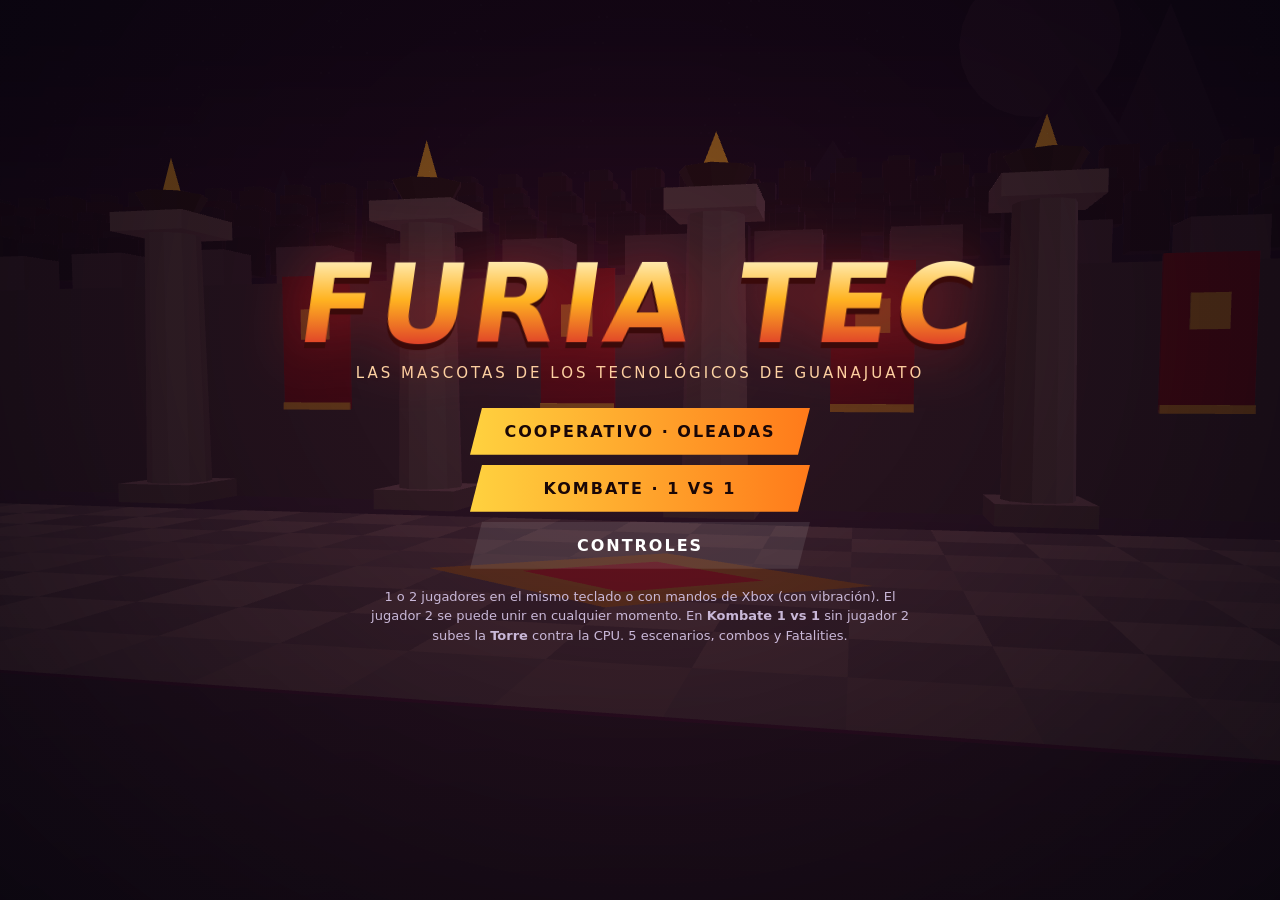
<file: games/furia-tec/index.html>
<!DOCTYPE html>
<html lang="es">
<head>
<meta charset="utf-8">
<meta name="viewport" content="width=device-width, initial-scale=1, user-scalable=no">
<title>Furia TEC</title>
<style>
  * { box-sizing: border-box; }
  html, body { margin: 0; height: 100%; overflow: hidden; background: #0b0714; color: #fff; font-family: system-ui, "Segoe UI", sans-serif; user-select: none; }
  canvas { position: fixed; inset: 0; width: 100%; height: 100%; display: block; }
  #hud { pointer-events: none; }
  .ov { position: fixed; inset: 0; z-index: 10; display: flex; flex-direction: column; align-items: center; justify-content: center; padding: 16px; overflow: auto; }
  .ov.hidden { display: none; }
  .dim { background: radial-gradient(ellipse at 50% 35%, #2a0a1a88, #07040ddd); }
  .logo { font: 900 clamp(46px, 10vw, 110px)/.9 system-ui; letter-spacing: 4px; margin: 0; background: linear-gradient(180deg, #fff3c4, #ffb321 45%, #d92a2a); -webkit-background-clip: text; background-clip: text; color: transparent; filter: drop-shadow(0 6px 0 #3a0a0a) drop-shadow(0 0 30px #d92a2a88); transform: skewX(-8deg); }
  .sub { color: #ffd9a8; letter-spacing: 3px; text-transform: uppercase; font-size: clamp(11px, 1.6vw, 15px); margin: 10px 0 26px; text-align: center; }
  .menu { display: flex; flex-direction: column; gap: 10px; width: min(340px, 90vw); }
  .btn { font: 800 16px system-ui; letter-spacing: 2px; text-transform: uppercase; color: #1a0707; background: linear-gradient(90deg, #ffd23f, #ff7a1a); border: 0; padding: 14px 20px; cursor: pointer; clip-path: polygon(12px 0, 100% 0, calc(100% - 12px) 100%, 0 100%); transition: transform .12s, filter .12s; }
  .btn:hover, .btn.focus { transform: translateX(6px); filter: brightness(1.12); }
  .btn.ghost { background: #ffffff18; color: #fff; }
  .note { color: #c9b8d8; font-size: 13px; margin-top: 18px; text-align: center; max-width: 560px; line-height: 1.5; }
  /* Selección */
  #ov-select { justify-content: flex-end; padding-bottom: 14px; }
  .sel-title { position: fixed; top: 14px; left: 0; right: 0; text-align: center; font: 900 clamp(22px, 4vw, 38px) system-ui; letter-spacing: 3px; text-shadow: 0 4px 0 #3a0a0a, 0 0 20px #d92a2a; transform: skewX(-8deg); }
  .sel-row { display: grid; grid-template-columns: 1fr auto 1fr; gap: 14px; width: min(1200px, 100%); align-items: end; }
  .grid { display: grid; grid-template-columns: repeat(9, 72px); gap: 6px; }
  .card { position: relative; height: 92px; background: #1a1026e0; border: 2px solid #ffffff22; display: flex; flex-direction: column; align-items: center; justify-content: center; cursor: pointer; clip-path: polygon(8px 0, 100% 0, 100% calc(100% - 8px), calc(100% - 8px) 100%, 0 100%, 0 8px); }
  .card .em { font-size: 34px; line-height: 1; }
  .card small { font: 700 9px system-ui; letter-spacing: .5px; text-align: center; margin-top: 4px; color: #e8dcf5; }
  .card.p1 { border-color: #3d8fff; box-shadow: inset 0 0 0 2px #3d8fff; }
  .card.p2 { border-color: #ff3e5a; box-shadow: inset 0 0 0 2px #ff3e5a; }
  .card.p1.p2 { border-color: #c77dff; }
  .card .tag { position: absolute; top: 2px; font: 900 10px system-ui; padding: 1px 5px; }
  .card .t1 { left: 4px; background: #3d8fff; } .card .t2 { right: 4px; background: #ff3e5a; }
  .info { background: #120a1ce8; border-left: 4px solid #3d8fff; padding: 10px 14px; min-height: 150px; clip-path: polygon(0 0, calc(100% - 14px) 0, 100% 14px, 100% 100%, 0 100%); }
  .info.r { border-left: 0; border-right: 4px solid #ff3e5a; text-align: right; clip-path: polygon(0 14px, 14px 0, 100% 0, 100% 100%, 0 100%); }
  .info h3 { margin: 0; font-size: 20px; letter-spacing: 1px; }
  .info .campus { color: #ffd23f; font: 700 12px system-ui; letter-spacing: 1px; }
  .info p { margin: 6px 0 0; font-size: 12.5px; color: #e2d6ef; line-height: 1.4; }
  .stat { display: flex; gap: 6px; align-items: center; font: 700 10px system-ui; margin-top: 3px; }
  .info.r .stat { flex-direction: row-reverse; }
  .stat i { display: block; height: 7px; background: linear-gradient(90deg, #ffd23f, #ff7a1a); transform: skewX(-20deg); }
  .ready { color: #5bff8a; font: 900 14px system-ui; letter-spacing: 2px; margin-top: 6px; }
  #ov-stage { justify-content: flex-end; padding-bottom: 18px; }
  .stage-name { font: 900 clamp(18px, 3vw, 28px) system-ui; letter-spacing: 2px; margin-bottom: 12px; color: #ffd23f; text-shadow: 0 3px 0 #3a0a0a; transform: skewX(-8deg); }
  .stage-row { display: flex; gap: 10px; flex-wrap: wrap; justify-content: center; width: min(1200px, 100%); }
  .stg { width: 168px; height: 104px; padding: 10px; display: flex; flex-direction: column; justify-content: flex-end; cursor: pointer; background: linear-gradient(160deg, var(--a), var(--b)); border: 2px solid #ffffff22; clip-path: polygon(10px 0, 100% 0, 100% calc(100% - 10px), calc(100% - 10px) 100%, 0 100%, 0 10px); transition: transform .12s; }
  .stg span { font-size: 30px; line-height: 1; } .stg b { font: 900 13px system-ui; letter-spacing: 1px; text-transform: uppercase; margin-top: 4px; } .stg small { font-size: 11px; color: #ffffffcc; }
  .stg.on { border-color: #ffd23f; box-shadow: inset 0 0 0 2px #ffd23f; transform: translateY(-8px); }
  .box.wide { max-width: 860px; }
  .hint { text-align: center; color: #c9b8d8; font-size: 12px; margin-top: 8px; }
  @media (max-width: 1100px) { .grid { grid-template-columns: repeat(5, 64px); } .card { height: 78px; } .sel-row { grid-template-columns: 1fr; } .info { min-height: 0; } }
  /* Pausa y resultados */
  .box { background: #120a1cf0; border: 1px solid #ffb32155; padding: 24px 30px; text-align: center; clip-path: polygon(0 0, calc(100% - 20px) 0, 100% 20px, 100% 100%, 20px 100%, 0 calc(100% - 20px)); max-width: 640px; }
  .box h2 { margin: 0 0 10px; font: 900 34px system-ui; letter-spacing: 2px; color: #ffd23f; transform: skewX(-6deg); }
  .box .stats { line-height: 1.9; margin-bottom: 14px; color: #efe6f7; }
  table.ctl { border-collapse: collapse; margin: 10px auto; font-size: 13px; }
  table.ctl td, table.ctl th { padding: 4px 10px; border-bottom: 1px solid #ffffff18; text-align: left; }
  table.ctl th { color: #ffd23f; }
</style>
</head>
<body>
<canvas id="gl"></canvas>
<canvas id="hud"></canvas>

<div class="ov dim" id="ov-title">
  <h1 class="logo">FURIA TEC</h1>
  <div class="sub">Las mascotas de los Tecnológicos de Guanajuato</div>
  <div class="menu">
    <button class="btn" data-go="coop">Cooperativo · Oleadas</button>
    <button class="btn" data-go="versus">Kombate · 1 vs 1</button>
    <button class="btn ghost" data-go="controls">Controles</button>
  </div>
  <div class="note" id="title-note">1 o 2 jugadores en el mismo teclado o con mandos de Xbox (con vibración). El jugador 2 se puede unir en cualquier momento. En <b>Kombate 1 vs 1</b> sin jugador 2 subes la <b>Torre</b> contra la CPU. 5 escenarios, combos y Fatalities.</div>
</div>

<div class="ov hidden" id="ov-select">
  <div class="sel-title">ELIGE TU MASCOTA</div>
  <div class="sel-row">
    <div class="info" id="info1"></div>
    <div><div class="grid" id="grid"></div><div class="hint" id="sel-hint"></div></div>
    <div class="info r" id="info2"></div>
  </div>
</div>

<div class="ov hidden" id="ov-stage">
  <div class="sel-title">ELIGE EL ESCENARIO</div>
  <div class="stage-name" id="stage-name"></div>
  <div class="stage-row" id="stages"></div>
  <div class="hint">J1: A/D elegir · F confirmar · H volver   |   J2: flechas · J confirmar   |   Mando: stick · A/X confirmar · Y volver</div>
</div>

<div class="ov dim hidden" id="ov-pause"><div class="box">
  <h2>PAUSA</h2>
  <div class="menu" style="margin:0 auto">
    <button class="btn" data-go="resume">Continuar</button>
    <button class="btn ghost" data-go="vib" id="btn-vib">Vibración: sí</button>
    <button class="btn ghost" data-go="controls">Controles</button>
    <button class="btn ghost" data-go="menu">Salir al menú</button>
  </div>
</div></div>

<div class="ov dim hidden" id="ov-controls"><div class="box wide">
  <h2>CONTROLES</h2>
  <table class="ctl">
    <tr><th></th><th>Jugador 1</th><th>Jugador 2</th><th>Mando Xbox</th></tr>
    <tr><td>Moverse</td><td>A / D</td><td>← / →</td><td>Stick izq. o cruceta</td></tr>
    <tr><td>Saltar (solo hacia arriba)</td><td>W</td><td>↑</td><td>Stick o cruceta ↑</td></tr>
    <tr><td>Agacharse</td><td>S</td><td>↓</td><td>Stick o cruceta ↓</td></tr>
    <tr><td>Bloquear</td><td colspan="2">Mantén hacia atrás (atrás + abajo = bloqueo bajo)</td><td>Atrás o RB / RT</td></tr>
    <tr><td>Golpe ligero</td><td>F</td><td>J</td><td>X</td></tr>
    <tr><td>Golpe medio (patada)</td><td>G</td><td>K</td><td>A</td></tr>
    <tr><td>Golpe pesado</td><td>H</td><td>L</td><td>Y</td></tr>
    <tr><td>Especial</td><td>T</td><td>I</td><td>B</td></tr>
    <tr><td>Pausa / unirse</td><td>Esc / P</td><td>Enter</td><td>Start</td></tr>
  </table>
  <table class="ctl">
    <tr><th>Movimiento</th><th>Entrada</th><th>Combo</th><th>Entrada</th></tr>
    <tr><td>Golpe bajo</td><td>↓ + ligero</td><td>TRIPLE</td><td>L · L · M</td></tr>
    <tr><td>Barrido (bajo)</td><td>↓ + medio</td><td>¡FURIA TEC!</td><td>L · M · P</td></tr>
    <tr><td>Gancho lanzador</td><td>↓ + pesado</td><td>COMBO BRUTAL</td><td>L · L · M · P</td></tr>
    <tr><td>Patada giratoria</td><td>atrás + pesado</td><td>BARRIDA LETAL</td><td>↓L · ↓L · ↓M</td></tr>
    <tr><td>Martillo (alto)</td><td>adelante + pesado</td><td>AL AIRE</td><td>↓P · ↑ · M</td></tr>
    <tr><td>Aéreos</td><td>en el aire: L / M / P</td><td>MARTILLAZO</td><td>↓P · ↑ · P</td></tr>
  </table>
  <p class="note">L = ligero · M = medio · P = pesado. Si un golpe <b>conecta</b>, cancélalo en el siguiente (ligero → medio → pesado → especial). Tras el gancho, salta para seguir el combo en el aire; el martillazo aéreo rebota al rival. Los golpes altos pasan sobre un rival agachado; el barrido se bloquea agachado, y el martillo y los aéreos, de pie.<br>Cooperativo: con la barra llena, usen el especial casi al mismo tiempo para el <b>ATAQUE COMBINADO</b>; quédate junto a tu compañero caído para revivirlo.<br><b>Kombate 1 vs 1:</b> gana 2 rounds. En el round decisivo aparece <b>¡ACÁBALO!</b>: usa el especial para la <b>FATALITY</b> de tu mascota. Golpear a un rival que está atacando es <b>CONTRAGOLPE</b> (+40 %).</p>
  <button class="btn" data-go="back">Volver</button>
</div></div>

<div class="ov dim hidden" id="ov-result"><div class="box">
  <h2 id="res-title"></h2>
  <div class="stats" id="res-stats"></div>
  <div class="menu" style="margin:0 auto">
    <button class="btn" data-go="retry" id="btn-retry">Reintentar</button>
    <button class="btn ghost" data-go="menu">Menú principal</button>
  </div>
</div></div>

<div class="ov dim hidden" id="ov-nogl"><div class="box"><h2>SIN WEBGL</h2><p>Este navegador no tiene WebGL activado. Prueba con Chrome, Edge o Firefox actualizados.</p></div></div>

<!-- Solo para jugar fuera de DivierteTEC; la plataforma inyecta el SDK real -->
<script src="../../sdk/divierte-tec-sdk.js" data-dt-sdk></script>
<script>
/* FURIA TEC — pelea cooperativa 2.5D con las mascotas de los Tecnológicos de Guanajuato.
   WebGL puro (sin librerías) para el mundo 3D + canvas 2D para la interfaz.
   Soporta teclado para 2 jugadores y mandos (Gamepad API) con vibración. */
(function () {
  'use strict';
  const SDK = window.DivierteTEC || { unlock() {}, progress() {}, setStat() {} };
  const $ = (id) => document.getElementById(id);
  const glc = $('gl'), hud = $('hud'), h2d = hud.getContext('2d');
  const gl = glc.getContext('webgl', { antialias: true });
  if (!gl) { $('ov-title').classList.add('hidden'); $('ov-nogl').classList.remove('hidden'); return; }

  /* =====================================================================
     MASCOTAS — edita aquí nombres, campus, colores y estadísticas.
     look: fur (pelaje/plumas), outfit (uniforme del campus), accent, eye, head (tipo de cabeza)
     ===================================================================== */
  const FIGHTERS = [
    { id: 'buho', name: 'Búho Blanco', campus: 'ITESI Irapuato', emoji: '🦉', hp: 100, spd: 1.0, pow: 0.95,
      special: 'Plumas gélidas: lanza un abanico de 3 plumas que congelan y ralentizan.', move: 'Planeo: mantén saltar en el aire para caer despacio.',
      look: { head: 'owl', fur: [0.96, 0.96, 0.98], outfit: [0.12, 0.30, 0.62], accent: [0.62, 0.84, 1.0], eye: [1, 0.85, 0.2], wings: true } },
    { id: 'lince', name: 'Lince', campus: 'Tecnológico de Celaya', emoji: '🐱', hp: 90, spd: 1.22, pow: 0.9,
      special: 'Zarpazo relámpago: cruza la pantalla en un destello golpeando a todos a su paso.', move: 'El más rápido del torneo.',
      look: { head: 'cat', tufts: true, fur: [0.78, 0.62, 0.42], outfit: [0.05, 0.42, 0.28], accent: [0.95, 0.9, 0.8], eye: [0.5, 1, 0.4], tail: 'short' } },
    { id: 'leon', name: 'León', campus: 'Tecnológico de León', emoji: '🦁', hp: 120, spd: 0.88, pow: 1.2,
      special: 'Rugido: onda frontal que aturde a los enemigos cercanos.', move: 'Melena de hierro: sus patadas no se interrumpen.',
      look: { head: 'lion', fur: [0.9, 0.68, 0.3], mane: [0.55, 0.28, 0.08], outfit: [0.55, 0.08, 0.1], accent: [1, 0.82, 0.3], eye: [1, 0.7, 0.1], tail: 'long' } },
    { id: 'carnero', name: 'Carnero', campus: 'Tecnológico de Roque', emoji: '🐏', hp: 125, spd: 0.85, pow: 1.1,
      special: 'Embestida: carga con los cuernos y derriba al primero que toque.', move: 'Cabeza dura: los golpes normales no lo derriban.',
      look: { head: 'ram', fur: [0.93, 0.9, 0.84], face: [0.35, 0.27, 0.22], horn: [0.7, 0.6, 0.45], outfit: [0.35, 0.18, 0.5], accent: [0.98, 0.8, 0.3], eye: [1, 0.9, 0.5] } },
    { id: 'halcon', name: 'Halcón', campus: 'Tecnológico de Uriangato', emoji: '🦅', hp: 95, spd: 1.1, pow: 1.0,
      special: 'Picada: sube y cae en diagonal con un impacto que derriba.', move: 'Doble salto.',
      look: { head: 'hawk', fur: [0.45, 0.3, 0.18], cheek: [0.95, 0.93, 0.88], outfit: [0.1, 0.35, 0.55], accent: [1, 0.78, 0.2], eye: [1, 0.8, 0.1], wings: true } },
    { id: 'jaguar', name: 'Jaguar', campus: 'Tecnológico de Abasolo', emoji: '🐆', hp: 100, spd: 1.12, pow: 1.05,
      special: 'Garras sombra: embestida con 3 zarpazos seguidos.', move: 'Acecho: bloquear 1 s carga su siguiente golpe (+50 %).',
      look: { head: 'cat', spots: true, fur: [0.92, 0.7, 0.25], outfit: [0.08, 0.3, 0.12], accent: [0.2, 0.15, 0.1], eye: [0.9, 1, 0.3], tail: 'long' } },
    { id: 'gato', name: 'Gato Negro Brujo', campus: 'Tecnológico de Purísima del Rincón', emoji: '🐈‍⬛', hp: 90, spd: 1.05, pow: 1.0,
      special: 'Hechizo: esfera mágica que persigue al enemigo.', move: 'Siete vidas: revive solo una vez por partida. Doble salto.',
      look: { head: 'cat', hat: true, fur: [0.1, 0.09, 0.13], outfit: [0.36, 0.12, 0.5], accent: [0.75, 0.45, 1], eye: [0.6, 1, 0.3], tail: 'long' } },
    { id: 'coyote', name: 'Coyote', campus: 'Tecnológico de San Miguel de Allende', emoji: '🐺', hp: 100, spd: 1.1, pow: 0.95,
      special: 'Manada: un coyote espiritual corre y atraviesa a todos.', move: 'Astucia: 20 % de probabilidad de esquivar golpes.',
      look: { head: 'coyote', fur: [0.72, 0.58, 0.42], cheek: [0.93, 0.88, 0.8], outfit: [0.6, 0.25, 0.1], accent: [0.35, 0.8, 0.95], eye: [1, 0.85, 0.3], tail: 'bushy' } },
    { id: 'puma', name: 'Puma', campus: 'Tecnológico de Salvatierra', emoji: '🐈', hp: 105, spd: 1.08, pow: 1.08,
      special: 'Salto de puma: salta sobre el enemigo más cercano y cae con fuerza.', move: 'Salto largo: saltar mientras corre lo impulsa más lejos.',
      look: { head: 'cat', fur: [0.76, 0.58, 0.38], outfit: [0.12, 0.2, 0.45], accent: [0.9, 0.9, 0.95], eye: [0.4, 0.9, 1], tail: 'long' } }
  ];
  const ENEMIES = {
    sombra: { name: 'Sombra', hp: 55, spd: 0.8, pow: 0.8, scale: 1, look: { head: 'shadow', fur: [0.16, 0.13, 0.24], outfit: [0.1, 0.08, 0.16], accent: [0.3, 0.2, 0.45], eye: [0.75, 0.4, 1] } },
    agil: { name: 'Sombra ágil', hp: 42, spd: 1.15, pow: 0.75, scale: 0.92, look: { head: 'shadow', fur: [0.1, 0.22, 0.22], outfit: [0.06, 0.14, 0.14], accent: [0.2, 0.45, 0.45], eye: [0.35, 1, 0.85] } },
    bruto: { name: 'Sombra bruta', hp: 100, spd: 0.65, pow: 1.15, scale: 1.22, look: { head: 'shadow', fur: [0.22, 0.14, 0.12], outfit: [0.14, 0.09, 0.08], accent: [0.4, 0.2, 0.1], eye: [1, 0.55, 0.2] } },
    boss: { name: 'Rey Sombra', hp: 360, spd: 0.75, pow: 1.25, scale: 1.55, boss: true, look: { head: 'shadow', crown: true, cape: true, fur: [0.08, 0.06, 0.1], outfit: [0.05, 0.04, 0.07], accent: [0.6, 0.08, 0.1], eye: [1, 0.2, 0.2] } }
  };
  const WAVES = [
    { name: 'OLEADA 1', list: ['sombra', 'sombra'], max: 2 },
    { name: 'OLEADA 2', list: ['sombra', 'agil', 'sombra'], max: 2 },
    { name: 'OLEADA 3', list: ['bruto', 'sombra', 'agil', 'sombra'], max: 3 },
    { name: 'OLEADA 4', list: ['agil', 'bruto', 'agil', 'bruto', 'sombra'], max: 3 },
    { name: 'JEFE FINAL', list: ['boss'], max: 1, boss: true }
  ];
  /* Ataques normales. lv: high (falla contra agachados), mid, low (bloquear agachado),
     overhead (bloquear de pie). h = altura del golpe; a0–a1 = fotogramas activos. */
  const ATK = {
    light: { dur: 0.26, a0: 0.07, a1: 0.13, dmg: 5, range: 1.15, h: 1.5, lv: 'high', kb: 0.9, stun: 0.26 },
    medium: { dur: 0.4, a0: 0.13, a1: 0.21, dmg: 8, range: 1.55, h: 1.1, lv: 'mid', kb: 1.6, stun: 0.34 },
    heavy: { dur: 0.6, a0: 0.22, a1: 0.33, dmg: 13, range: 1.6, h: 1.45, lv: 'high', kb: 5.5, stun: 0.5, heavy: true },
    cLight: { dur: 0.24, a0: 0.06, a1: 0.12, dmg: 4, range: 1.1, h: 0.75, lv: 'mid', kb: 0.8, stun: 0.24 },
    sweep: { dur: 0.58, a0: 0.17, a1: 0.28, dmg: 8, range: 1.8, h: 0.2, lv: 'low', kb: 1.5, stun: 0.4, down: true, launch: 3.5, heavy: true },
    upper: { dur: 0.62, a0: 0.13, a1: 0.26, dmg: 12, range: 1.15, h: 1.6, lv: 'mid', kb: 2, stun: 0.5, down: true, launch: 9, heavy: true },
    roundhouse: { dur: 0.72, a0: 0.28, a1: 0.4, dmg: 15, range: 1.8, h: 1.35, lv: 'high', kb: 8, stun: 0.6, down: true, launch: 3, heavy: true },
    overhead: { dur: 0.7, a0: 0.3, a1: 0.38, dmg: 11, range: 1.3, h: 1.6, lv: 'overhead', kb: 3, stun: 0.55, heavy: true },
    airL: { dur: 0.3, a0: 0.05, a1: 0.2, dmg: 6, range: 1.2, h: 1.1, lv: 'overhead', kb: 2, stun: 0.3 },
    airM: { dur: 0.45, a0: 0.07, a1: 0.3, dmg: 8, range: 1.45, h: 0.7, lv: 'overhead', kb: 3.2, stun: 0.34 },
    airH: { dur: 0.5, a0: 0.12, a1: 0.34, dmg: 11, range: 1.3, h: 0.6, lv: 'overhead', kb: 4, stun: 0.45, heavy: true, spike: true }
  };
  /* Cadenas: a qué golpe se puede cancelar cuando el anterior conecta */
  const CHAIN = {
    light: ['light', 'medium', 'heavy', 'cLight', 'upper', 'sweep'], cLight: ['cLight', 'light', 'sweep', 'upper', 'medium'],
    medium: ['heavy', 'upper', 'sweep', 'overhead'], airL: ['airM', 'airH'], airM: ['airH']
  };
  /* Combos con nombre (se revisa la cola de golpes que conectaron; los largos primero) */
  const COMBOS = [
    { seq: ['light', 'light', 'medium', 'heavy'], name: 'COMBO BRUTAL', bonus: 1.4, launch: 7 },
    { seq: ['light', 'medium', 'heavy'], name: '¡FURIA TEC!', bonus: 1.3, launch: 6 },
    { seq: ['cLight', 'cLight', 'sweep'], name: 'BARRIDA LETAL', bonus: 1.3 },
    { seq: ['light', 'light', 'medium'], name: 'TRIPLE', bonus: 1.15 },
    { seq: ['light', 'light', 'light'], name: 'RÁFAGA', bonus: 1.1 },
    { seq: ['upper', 'airH'], name: 'MARTILLAZO', bonus: 1.35 },
    { seq: ['upper', 'airM'], name: 'AL AIRE', bonus: 1.2 },
    { seq: ['medium', 'upper'], name: 'LANZAMIENTO', bonus: 1.15 },
    { seq: ['heavy', 'special'], name: 'CANCELACIÓN', bonus: 1.2 }
  ];
  const ARENA = 10.5, SPECIAL_COST = 35;

  /* =================== MATEMÁTICAS =================== */
  const I = () => { const m = new Float32Array(16); m[0] = m[5] = m[10] = m[15] = 1; return m; };
  function mul(a, b) {
    const o = new Float32Array(16);
    for (let c = 0; c < 4; c++) for (let r = 0; r < 4; r++) o[c * 4 + r] = a[r] * b[c * 4] + a[4 + r] * b[c * 4 + 1] + a[8 + r] * b[c * 4 + 2] + a[12 + r] * b[c * 4 + 3];
    return o;
  }
  const C = (...ms) => ms.reduce(mul);
  const T = (x, y, z) => { const m = I(); m[12] = x; m[13] = y; m[14] = z; return m; };
  const SC = (x, y, z) => { const m = I(); m[0] = x; m[5] = y; m[10] = z; return m; };
  const RZ = (a) => { const m = I(), c = Math.cos(a), s = Math.sin(a); m[0] = c; m[1] = s; m[4] = -s; m[5] = c; return m; };
  const RY = (a) => { const m = I(), c = Math.cos(a), s = Math.sin(a); m[0] = c; m[2] = -s; m[8] = s; m[10] = c; return m; };
  const RX = (a) => { const m = I(), c = Math.cos(a), s = Math.sin(a); m[5] = c; m[6] = s; m[9] = -s; m[10] = c; return m; };
  function perspective(fov, asp, n, f) { const t = 1 / Math.tan(fov / 2), m = new Float32Array(16); m[0] = t / asp; m[5] = t; m[10] = (f + n) / (n - f); m[11] = -1; m[14] = 2 * f * n / (n - f); return m; }
  const sub3 = (a, b) => [a[0] - b[0], a[1] - b[1], a[2] - b[2]];
  const norm = (v) => { const l = Math.hypot(v[0], v[1], v[2]) || 1; return [v[0] / l, v[1] / l, v[2] / l]; };
  const cross = (a, b) => [a[1] * b[2] - a[2] * b[1], a[2] * b[0] - a[0] * b[2], a[0] * b[1] - a[1] * b[0]];
  const dot = (a, b) => a[0] * b[0] + a[1] * b[1] + a[2] * b[2];
  function lookAt(e, c, up) {
    const z = norm(sub3(e, c)), x = norm(cross(up, z)), y = cross(z, x), m = I();
    m[0] = x[0]; m[4] = x[1]; m[8] = x[2]; m[1] = y[0]; m[5] = y[1]; m[9] = y[2]; m[2] = z[0]; m[6] = z[1]; m[10] = z[2];
    m[12] = -dot(x, e); m[13] = -dot(y, e); m[14] = -dot(z, e); return m;
  }
  const clamp = (v, a, b) => Math.max(a, Math.min(b, v));
  const lerp = (a, b, t) => a + (b - a) * t;
  const rand = (a, b) => a + Math.random() * (b - a);

  /* =================== GEOMETRÍA Y SHADERS =================== */
  function Geo() { this.d = []; }
  Geo.prototype.tri = function (a, b, c, col) {
    const n = norm(cross(sub3(b, a), sub3(c, a)));
    for (const p of [a, b, c]) this.d.push(p[0], p[1], p[2], n[0], n[1], n[2], col[0], col[1], col[2]);
  };
  Geo.prototype.quad = function (a, b, c, d, col) { this.tri(a, b, c, col); this.tri(a, c, d, col); };
  Geo.prototype.box = function (cx, cy, cz, sx, sy, sz, col) {
    const x0 = cx - sx / 2, x1 = cx + sx / 2, y0 = cy - sy / 2, y1 = cy + sy / 2, z0 = cz - sz / 2, z1 = cz + sz / 2;
    this.quad([x0, y1, z0], [x0, y1, z1], [x1, y1, z1], [x1, y1, z0], col);
    this.quad([x0, y0, z0], [x1, y0, z0], [x1, y0, z1], [x0, y0, z1], col);
    this.quad([x0, y0, z1], [x1, y0, z1], [x1, y1, z1], [x0, y1, z1], col);
    this.quad([x1, y0, z0], [x0, y0, z0], [x0, y1, z0], [x1, y1, z0], col);
    this.quad([x1, y0, z1], [x1, y0, z0], [x1, y1, z0], [x1, y1, z1], col);
    this.quad([x0, y0, z0], [x0, y0, z1], [x0, y1, z1], [x0, y1, z0], col);
    return this;
  };
  Geo.prototype.cyl = function (cx, cy, cz, r0, r1, h, seg, col) {
    for (let i = 0; i < seg; i++) {
      const a = i / seg * Math.PI * 2, b = (i + 1) / seg * Math.PI * 2;
      const p0 = [cx + Math.cos(a) * r0, cy, cz + Math.sin(a) * r0], p1 = [cx + Math.cos(b) * r0, cy, cz + Math.sin(b) * r0];
      const q0 = [cx + Math.cos(a) * r1, cy + h, cz + Math.sin(a) * r1], q1 = [cx + Math.cos(b) * r1, cy + h, cz + Math.sin(b) * r1];
      this.quad(p0, q0, q1, p1, col);
      this.tri([cx, cy + h, cz], q1, q0, col);
      this.tri([cx, cy, cz], p1, p0, col);
    }
    return this;
  };
  Geo.prototype.torus = function (R, r, su, sv, col) {
    const P = (u, v) => [(R + r * Math.cos(v)) * Math.cos(u), (R + r * Math.cos(v)) * Math.sin(u), r * Math.sin(v)];
    for (let i = 0; i < su; i++) for (let j = 0; j < sv; j++) {
      const u0 = i / su * 6.2832, u1 = (i + 1) / su * 6.2832, v0 = j / sv * 6.2832, v1 = (j + 1) / sv * 6.2832;
      this.quad(P(u0, v0), P(u1, v0), P(u1, v1), P(u0, v1), col);
    }
    return this;
  };
  Geo.prototype.octa = function (s, col) {
    const t = [0, s * 1.3, 0], b = [0, -s * 1.3, 0], e = [[s, 0, 0], [0, 0, s], [-s, 0, 0], [0, 0, -s]];
    for (let i = 0; i < 4; i++) { const a = e[i], c = e[(i + 1) % 4]; this.tri(t, c, a, col); this.tri(b, a, c, col); }
    return this;
  };
  function upload(g) {
    const buf = gl.createBuffer(); gl.bindBuffer(gl.ARRAY_BUFFER, buf);
    gl.bufferData(gl.ARRAY_BUFFER, new Float32Array(g.d), gl.STATIC_DRAW);
    return { buf, count: g.d.length / 9 };
  }
  function prog(vs, fs) {
    const sh = (t, src) => { const s = gl.createShader(t); gl.shaderSource(s, src); gl.compileShader(s); if (!gl.getShaderParameter(s, gl.COMPILE_STATUS)) throw new Error(gl.getShaderInfoLog(s)); return s; };
    const p = gl.createProgram(); gl.attachShader(p, sh(gl.VERTEX_SHADER, vs)); gl.attachShader(p, sh(gl.FRAGMENT_SHADER, fs)); gl.linkProgram(p);
    if (!gl.getProgramParameter(p, gl.LINK_STATUS)) throw new Error(gl.getProgramInfoLog(p));
    return p;
  }
  const P = prog(
    'attribute vec3 aPos;attribute vec3 aNor;attribute vec3 aCol;uniform mat4 uVP;uniform mat4 uM;varying vec3 vCol;varying vec3 vNor;varying vec3 vW;' +
    'void main(){vec4 w=uM*vec4(aPos,1.0);vW=w.xyz;vNor=(uM*vec4(aNor,0.0)).xyz;vCol=aCol;gl_Position=uVP*w;}',
    'precision highp float;varying vec3 vCol;varying vec3 vNor;varying vec3 vW;uniform vec3 uLight;uniform vec3 uFog;uniform vec3 uCam;uniform vec3 uTint;uniform float uEmit;uniform float uFogN;uniform float uFogF;' +
    'uniform vec3 uTorch;uniform float uInv;void main(){vec3 n=normalize(vNor);vec3 base=vCol*uTint;float d=max(dot(n,uLight),0.0);' +
    'float rim=pow(1.0-max(dot(n,normalize(uCam-vW)),0.0),2.5)*0.35;' +
    'vec3 c=base*(0.32+0.55*d)+base*uTorch*(0.35+0.25*max(n.y,0.0))+vec3(0.9,0.5,0.9)*rim*0.35;' +
    'c=mix(c,base*1.35,uEmit);float f=smoothstep(uFogN,uFogF,length(vW-uCam));vec3 o=mix(c,uFog,f);float l=dot(o,vec3(0.3,0.59,0.11));o=mix(o,vec3(1.0-smoothstep(0.06,0.4,l)),uInv);gl_FragColor=vec4(o,1.0);}'
  );
  const SKY = prog('attribute vec2 aP;varying vec2 vP;void main(){vP=aP;gl_Position=vec4(aP,0.999,1.0);}',
    'precision highp float;varying vec2 vP;uniform vec3 uTop;uniform vec3 uBot;uniform float uStars;uniform float uInv;float h(vec2 p){return fract(sin(dot(p,vec2(12.9898,78.233)))*43758.5453);}' +
    'void main(){float t=clamp(vP.y*0.6+0.45,0.0,1.0);vec3 c=mix(uBot,uTop,t);' +
    'vec2 g=floor(gl_FragCoord.xy/2.0);float s=h(g);if(s>0.996&&vP.y>-0.1){c+=vec3(0.8)*(s-0.996)*250.0*t*uStars;}' +
    'float l=dot(c,vec3(0.3,0.59,0.11));c=mix(c,vec3(1.0-smoothstep(0.06,0.4,l)),uInv);gl_FragColor=vec4(c,1.0);}');
  const SKL = {}; ['uTop', 'uBot', 'uStars', 'uInv'].forEach((u) => { SKL[u] = gl.getUniformLocation(SKY, u); });
  const skyBuf = gl.createBuffer(); gl.bindBuffer(gl.ARRAY_BUFFER, skyBuf); gl.bufferData(gl.ARRAY_BUFFER, new Float32Array([-1, -1, 3, -1, -1, 3]), gl.STATIC_DRAW);
  const L = {}; ['aPos', 'aNor', 'aCol'].forEach((a) => { L[a] = gl.getAttribLocation(P, a); });
  ['uVP', 'uM', 'uLight', 'uFog', 'uCam', 'uTint', 'uEmit', 'uFogN', 'uFogF', 'uTorch', 'uInv'].forEach((u) => { L[u] = gl.getUniformLocation(P, u); });
  const FOG = [0.09, 0.05, 0.12], LIGHT = norm([0.35, 0.8, 0.5]);

  /* =================== MALLAS =================== */
  const W1 = [1, 1, 1];
  const CUBE = upload(new Geo().box(0, 0, 0, 1, 1, 1, W1));
  const CONE = upload(new Geo().cyl(0, -0.5, 0, 0.5, 0, 1, 10, W1));
  const CYL = upload(new Geo().cyl(0, -0.5, 0, 0.5, 0.5, 1, 12, W1));
  const RING = upload(new Geo().torus(1, 0.32, 16, 6, W1));
  const ORB = upload(new Geo().octa(0.5, W1));
  const WAVE = upload(new Geo().torus(1, 0.05, 40, 4, W1));
  const arenaG = new Geo();
  (function buildArena() {
    // Piso de losas
    for (let x = -13; x < 13; x++) for (let z = -4; z < 4; z++) {
      const k = (x + z) & 1, v = 0.02 * Math.sin(x * 3.1 + z * 1.7);
      const col = k ? [0.34 + v, 0.3 + v, 0.33 + v] : [0.27 + v, 0.24 + v, 0.28 + v];
      arenaG.quad([x, 0, z], [x, 0, z + 1], [x + 1, 0, z + 1], [x + 1, 0, z], col);
    }
    // Emblema central (rombo dorado)
    arenaG.quad([0, 0.01, -1.4], [-2.2, 0.01, 0], [0, 0.01, 1.4], [2.2, 0.01, 0], [0.55, 0.38, 0.12]);
    arenaG.quad([0, 0.02, -0.8], [-1.2, 0.02, 0], [0, 0.02, 0.8], [1.2, 0.02, 0], [0.62, 0.1, 0.12]);
    // Suelo lejano y cercano
    arenaG.quad([-60, -0.02, -40], [-60, -0.02, -4], [60, -0.02, -4], [60, -0.02, -40], [0.12, 0.09, 0.14]);
    arenaG.quad([-60, -0.02, 4], [-60, -0.02, 30], [60, -0.02, 30], [60, -0.02, 4], [0.13, 0.1, 0.15]);
    // Muro del fondo con almenas
    arenaG.box(0, 1.8, -6.2, 40, 3.6, 0.8, [0.26, 0.21, 0.27]);
    for (let x = -19; x <= 19; x += 2) arenaG.box(x, 3.9, -6.2, 1, 0.6, 0.8, [0.29, 0.23, 0.3]);
    // Columnas
    for (const x of [-9, -4.5, 0, 4.5, 9]) {
      arenaG.cyl(x, 0, -5.2, 0.5, 0.42, 4.4, 10, [0.42, 0.37, 0.4]);
      arenaG.box(x, 4.5, -5.2, 1.3, 0.3, 1.3, [0.48, 0.42, 0.45]);
      arenaG.box(x, 0.15, -5.2, 1.3, 0.3, 1.3, [0.36, 0.31, 0.34]);
      arenaG.cyl(x, 4.65, -5.2, 0.35, 0.55, 0.35, 8, [0.2, 0.15, 0.12]); // brasero
    }
    // Estandartes
    for (const x of [-6.75, -2.25, 2.25, 6.75]) {
      arenaG.box(x, 2.6, -5.75, 1.2, 2.2, 0.06, [0.55, 0.06, 0.1]);
      arenaG.box(x, 2.9, -5.71, 0.5, 0.5, 0.06, [0.95, 0.7, 0.2]);
      arenaG.box(x, 1.55, -5.71, 1.2, 0.12, 0.06, [0.95, 0.7, 0.2]);
    }
    // Columnas en primer plano
    for (const x of [-12.5, 12.5]) arenaG.cyl(x, 0, 3.6, 0.7, 0.6, 7, 10, [0.2, 0.16, 0.2]);
    // Montañas y público
    for (let i = -6; i <= 6; i++) arenaG.cyl(i * 14 + (i % 2) * 5, -1, -70 - (i % 3) * 8, 14 + (i % 2) * 5, 0, 22 + (i % 3) * 7, 6, [0.1, 0.08, 0.16]);
    for (let r = 0; r < 3; r++) for (let x = -18; x <= 18; x += 0.9) {
      const h = 0.6 + ((x * 7.3 + r) % 1 + 1) % 1 * 0.3;
      arenaG.box(x + (r % 2) * 0.45, 3.9 + r * 0.55 + h / 2, -7.2 - r * 0.9, 0.55, h, 0.4, [0.1 + r * 0.02, 0.07, 0.12]);
    }
  })();
  const MOON = upload(new Geo().cyl(0, 0, 0, 1, 1, 0.1, 24, [1, 0.95, 0.8]));
  const HEADS = upload((function () { const g = new Geo(); for (let r = 0; r < 3; r++) for (let x = -18; x <= 18; x += 0.9) g.box(x + (r % 2) * 0.45, 4.55 + r * 0.55, -7.2 - r * 0.9, 0.36, 0.36, 0.36, [0.12, 0.08, 0.14]); return g; })());

  /* =================== ESCENARIOS ===================
     Cada escenario: malla fija (build → [base, brillo]) + animación por cuadro (anim). */
  let seedS = 1;
  const srnd = () => (seedS = (seedS * 16807) % 2147483647) / 2147483647;
  function floorTiles(g, c1, c2, step) {
    step = step || 1;
    for (let x = -13; x < 13; x += step) for (let z = -4; z < 4; z += step) {
      const v = (srnd() - 0.5) * 0.04, c = ((Math.round(x / step) + Math.round(z / step)) & 1) ? c1 : c2;
      g.quad([x, 0, z], [x, 0, z + step], [x + step, 0, z + step], [x + step, 0, z], [c[0] + v, c[1] + v, c[2] + v]);
    }
    g.quad([-60, -0.02, -40], [-60, -0.02, -4], [60, -0.02, -4], [60, -0.02, -40], [c2[0] * 0.5, c2[1] * 0.5, c2[2] * 0.5]);
    g.quad([-60, -0.02, 4], [-60, -0.02, 30], [60, -0.02, 30], [60, -0.02, 4], [c2[0] * 0.5, c2[1] * 0.5, c2[2] * 0.5]);
  }
  const winQuad = (g, x, y, z, w, h, col) => g.quad([x - w / 2, y - h / 2, z], [x + w / 2, y - h / 2, z], [x + w / 2, y + h / 2, z], [x - w / 2, y + h / 2, z], col);
  function buildAzotea() {
    const g = new Geo(), glow = new Geo(); seedS = 7;
    floorTiles(g, [0.5, 0.49, 0.5], [0.43, 0.42, 0.45]);
    for (let i = 0; i < 28; i++) { const a = i / 28 * 6.2832, b = (i + 1) / 28 * 6.2832; g.quad([Math.cos(a) * 2.3, 0.01, Math.sin(a) * 1.4], [Math.cos(a) * 2.6, 0.01, Math.sin(a) * 1.6], [Math.cos(b) * 2.6, 0.01, Math.sin(b) * 1.6], [Math.cos(b) * 2.3, 0.01, Math.sin(b) * 1.4], [0.95, 0.75, 0.15]); }
    for (const x of [-0.6, 0.6]) g.box(x, 0.01, 0, 0.25, 0.02, 1.3, [0.95, 0.95, 0.95]);
    g.box(0, 0.01, 0, 1.2, 0.02, 0.25, [0.95, 0.95, 0.95]);
    g.box(0, 0.45, -4.3, 30, 0.9, 0.4, [0.55, 0.5, 0.52]);
    for (let x = -14; x <= 14; x += 1.5) g.box(x, 1.25, -4.3, 0.08, 0.8, 0.08, [0.25, 0.28, 0.35]);
    g.box(0, 1.65, -4.3, 30, 0.08, 0.08, [0.25, 0.28, 0.35]);
    for (const x of [-9, 8.5]) { g.box(x, 0.6, -3.2, 2.2, 1.2, 1.4, [0.6, 0.6, 0.62]); g.cyl(x - 0.5, 1.2, -3.2, 0.55, 0.55, 1.3, 12, [0.15, 0.15, 0.18]); g.cyl(x + 0.6, 1.2, -3.2, 0.55, 0.55, 1.3, 12, [0.15, 0.15, 0.18]); }
    g.box(-5.5, 0.5, -3.4, 1.4, 1, 1, [0.75, 0.75, 0.78]); g.box(-5.5, 0.6, -2.88, 0.9, 0.6, 0.05, [0.3, 0.3, 0.32]);
    g.box(11.5, 4, -3.6, 0.12, 8, 0.12, [0.4, 0.4, 0.45]);
    for (let y = 1; y < 8; y += 1.2) g.box(11.5, y, -3.6, 0.9 - y * 0.08, 0.06, 0.06, [0.4, 0.4, 0.45]);
    g.box(3.5, 2.8, -3.7, 5, 1.6, 0.15, [0.1, 0.3, 0.7]); g.box(2.2, 1.3, -3.7, 0.12, 1.5, 0.12, [0.3, 0.3, 0.35]); g.box(4.8, 1.3, -3.7, 0.12, 1.5, 0.12, [0.3, 0.3, 0.35]);
    glow.box(3.5, 2.8, -3.6, 4.4, 0.22, 0.04, [0.95, 0.95, 1]); glow.box(3.5, 3.3, -3.6, 2.2, 0.16, 0.04, [1, 0.8, 0.2]);
    for (let row = 0; row < 3; row++) for (let x = -70; x < 70; x += 3 + srnd() * 3) {
      const z = -18 - row * 14 - srnd() * 6, h = 5 + srnd() * 14 - row, w = 2.5 + srnd() * 3, d = 3 + srnd() * 3, sh = 0.16 + row * 0.05 + srnd() * 0.05;
      g.box(x, h / 2 - 6, z, w, h, d, [sh * 1.1, sh * 0.8, sh * 1.3]);
      for (let wy = -5; wy < h - 6.6; wy += 1.1) for (let wx = -w / 2 + 0.5; wx < w / 2 - 0.3; wx += 0.8) if (srnd() < 0.42) winQuad(glow, x + wx, wy, z + d / 2 + 0.03, 0.4, 0.5, srnd() < 0.8 ? [1, 0.8, 0.45] : [0.6, 0.85, 1]);
    }
    return [g, glow];
  }
  function animAzotea(t) {
    box(I(), 11.5, 8.1, -3.6, 0.3, 0.3, 0.3, Math.sin(t * 4) > 0 ? [1, 0.1, 0.1] : [0.3, 0.05, 0.05], 1);
    for (let i = 0; i < 5; i++) { const x = ((t * (1.5 + i * 0.3) + i * 23) % 120) - 60; box(I(), x, 14 + i * 1.7 + Math.sin(t * 8 + i) * 0.2, -30 - i * 6, 0.5, 0.08, 0.2, [0.1, 0.08, 0.12], 0); }
  }
  function buildLab() {
    const g = new Geo(), glow = new Geo(); seedS = 3;
    floorTiles(g, [0.75, 0.8, 0.86], [0.6, 0.66, 0.74]);
    for (let x = -13; x < 13; x += 0.5) g.quad([x, 0.005, -4], [x, 0.005, -3.7], [x + 0.25, 0.005, -3.7], [x + 0.25, 0.005, -4], [0.95, 0.8, 0.1]);
    g.box(0, 3.5, -5.5, 32, 7, 0.5, [0.28, 0.32, 0.38]);
    for (let x = -14; x <= 14; x += 3.5) g.box(x, 3.5, -5.22, 3.2, 6.4, 0.06, [0.34, 0.38, 0.45]);
    g.box(0, 7.1, -2, 32, 0.3, 0.4, [0.2, 0.22, 0.25]);
    for (const x of [-12, -10.8, 10.8, 12]) g.box(x, 1.4, -4.6, 1, 2.8, 1, [0.12, 0.13, 0.16]);
    for (const x of [-6.5, 6.5]) { g.box(x, 0.45, -4.2, 3, 0.9, 1.2, [0.45, 0.47, 0.5]); g.box(x, 0.93, -4.2, 3.2, 0.08, 1.4, [0.7, 0.72, 0.75]); }
    for (const x of [-3, 3]) { g.box(x, 3.6, -5.2, 3.8, 2.4, 0.06, [0.08, 0.08, 0.1]); glow.box(x, 3.6, -5.15, 3.4, 2, 0.04, [0.06, 0.25, 0.45]); }
    for (let x = -9; x <= 9; x += 4.5) glow.box(x, 6.9, -2, 2, 0.1, 0.5, [0.9, 0.95, 1]);
    glow.box(0, 5.4, -5.2, 6, 0.4, 0.04, [0.2, 0.8, 1]);
    return [g, glow];
  }
  function roboArm(x, t, ph) {
    const B = C(T(x, 0.97, -4.2), RY(Math.sin(t * 0.7 + ph) * 1.2));
    draw(CYL, C(B, T(0, 0.15, 0), SC(0.6, 0.3, 0.6)), [0.95, 0.55, 0.1]);
    const s1 = C(B, T(0, 0.3, 0), RZ(0.6 + Math.sin(t * 1.3 + ph) * 0.4));
    box(s1, 0, 0.6, 0, 0.25, 1.2, 0.25, [0.95, 0.55, 0.1]);
    const s2 = C(s1, T(0, 1.2, 0), RZ(-1.4 + Math.sin(t * 1.7 + ph) * 0.5));
    box(s2, 0, 0.5, 0, 0.2, 1, 0.2, [0.9, 0.9, 0.92]);
    box(s2, 0, 1.05, 0, 0.3, 0.12, 0.3, [0.2, 0.8, 1], 1);
  }
  function animLab(t) {
    roboArm(-6.5, t, 0); roboArm(6.5, t, 2);
    for (const x of [-12, -10.8, 10.8, 12]) for (let i = 0; i < 6; i++) { const on = Math.sin(t * (3 + i) + x * 7) > 0.2; box(I(), x + 0.3, 0.5 + i * 0.4, -4.08, 0.08, 0.08, 0.04, on ? (i % 3 ? [0.2, 1, 0.4] : [1, 0.3, 0.2]) : [0.1, 0.12, 0.1], on ? 1 : 0); }
    for (const sx of [-3, 3]) for (let i = 0; i < 9; i++) { const h = 0.3 + Math.abs(Math.sin(t * 2 + i * 0.7 + sx)) * 1.3; box(I(), sx - 1.4 + i * 0.35, 2.7 + h / 2, -5.12, 0.22, h, 0.03, [0.2, 0.9, 1], 1); }
  }
  const HOUSE = [[0.9, 0.65, 0.2], [0.85, 0.35, 0.35], [0.3, 0.55, 0.8], [0.4, 0.7, 0.45], [0.95, 0.85, 0.6], [0.75, 0.35, 0.6], [0.9, 0.5, 0.25]];
  function buildCallejon() {
    const g = new Geo(), glow = new Geo(); seedS = 11;
    for (let x = -13; x < 13; x += 0.5) for (let z = -4; z < 4; z += 0.5) { const v = srnd() * 0.12; g.quad([x + 0.02, 0, z + 0.02], [x + 0.02, 0, z + 0.48], [x + 0.48, 0, z + 0.48], [x + 0.48, 0, z + 0.02], [0.38 + v, 0.33 + v, 0.3 + v]); }
    g.quad([-60, -0.01, -40], [-60, -0.01, 30], [60, -0.01, 30], [60, -0.01, -40], [0.15, 0.12, 0.12]);
    for (let x = -17, i = 0; x < 17; i++) {
      const w = 2.6 + srnd() * 1.6, h = 4.6 + srnd() * 3.5, col = HOUSE[i % HOUSE.length], cx = x + w / 2;
      g.box(cx, h / 2, -6, w, h, 1.6, col);
      g.box(cx, h + 0.1, -6, w + 0.1, 0.2, 1.7, [col[0] * 0.7, col[1] * 0.7, col[2] * 0.7]);
      g.box(cx, 0.9, -5.18, 0.9, 1.8, 0.05, [0.35, 0.2, 0.1]);
      for (let y = 2.9; y < h - 0.6; y += 1.8) for (const ox of [-w / 4, w / 4]) g.box(cx + ox, y, -5.18, 0.55, 0.9, 0.05, [0.12, 0.1, 0.15]);
      g.box(cx, 2.35, -4.95, w * 0.6, 0.1, 0.5, [0.25, 0.2, 0.18]);
      for (let k = 0; k < 3; k++) { g.box(cx - w * 0.2 + k * w * 0.2, 2.5, -4.8, 0.2, 0.2, 0.2, [0.7, 0.3, 0.15]); g.box(cx - w * 0.2 + k * w * 0.2, 2.68, -4.8, 0.22, 0.16, 0.22, k % 2 ? [0.9, 0.2, 0.35] : [0.2, 0.65, 0.25]); }
      glow.box(cx + w / 2 - 0.3, 2.3, -5.05, 0.22, 0.32, 0.22, [1, 0.8, 0.4]);
      x += w;
    }
    for (let row = 0; row < 7; row++) for (let x = -55; x < 55; x += 1.3 + srnd() * 1.2) {
      const y = row * 1.6 - 1 + Math.sin(x * 0.08) * 1.5, z = -24 - row * 4.5, col = HOUSE[Math.floor(srnd() * HOUSE.length)];
      g.box(x, y + 0.5, z, 1.1, 1 + srnd() * 0.6, 1, [col[0] * 0.55, col[1] * 0.55, col[2] * 0.6]);
      if (srnd() < 0.35) winQuad(glow, x, y + 0.5, z + 0.52, 0.3, 0.35, [1, 0.8, 0.45]);
    }
    g.box(9, 10, -46, 4, 5, 3, [0.95, 0.8, 0.3]); g.cyl(9, 12.5, -46, 1.6, 0.3, 2.6, 10, [0.85, 0.3, 0.22]);
    for (const x of [7.2, 10.8]) { g.box(x, 13, -45.5, 0.9, 3, 0.9, [0.95, 0.8, 0.3]); g.cyl(x, 14.5, -45.5, 0.45, 0, 1.2, 6, [0.85, 0.3, 0.22]); }
    return [g, glow];
  }
  const PICADO = [[1, 0.3, 0.6], [1, 0.85, 0.2], [0.2, 0.6, 1], [0.3, 0.9, 0.4], [1, 0.5, 0.15], [0.7, 0.35, 1]];
  function animCallejon(t) {
    [[5.0, -3.4], [5.4, -4.3], [4.8, -2.6]].forEach(([y0, z], r) => {
      for (let x = -12; x <= 12; x += 0.55) {
        const y = y0 - 0.7 * (1 - (x / 12.5) * (x / 12.5)) + Math.sin(t * 3 + x + r) * 0.04;
        draw(CUBE, C(T(x, y - 0.3, z), RX(Math.sin(t * 2.5 + x * 0.7 + r) * 0.35), SC(0.42, 0.5, 0.02)), PICADO[(Math.round(x / 0.55) + r * 2 + 60) % PICADO.length], 0.35);
      }
    });
  }
  function buildCrater() {
    const g = new Geo(), glow = new Geo(); seedS = 5;
    floorTiles(g, [0.17, 0.13, 0.13], [0.13, 0.1, 0.1]);
    for (let i = 0; i < 26; i++) { const x = -12 + srnd() * 24, z = -3.8 + srnd() * 7.6, l = 0.6 + srnd() * 1.4, a = srnd() * 3; glow.quad([x, 0.01, z], [x + Math.cos(a) * l, 0.01, z + Math.sin(a) * l * 0.4], [x + Math.cos(a) * l + 0.06, 0.01, z + Math.sin(a) * l * 0.4 + 0.06], [x + 0.06, 0.01, z + 0.06], [1, 0.35, 0.05]); }
    g.box(0, -0.15, -4.6, 30, 0.3, 1.2, [0.12, 0.1, 0.1]);
    glow.quad([-70, -0.3, -12], [-70, -0.3, -5.2], [70, -0.3, -5.2], [70, -0.3, -12], [1, 0.38, 0.06]);
    for (let i = 0; i < 30; i++) { const x = -40 + srnd() * 80, z = -12 - srnd() * 22; g.cyl(x, -0.5, z, 1 + srnd() * 2.5, 0, 2 + srnd() * 7, 5, [0.14, 0.1, 0.09]); }
    g.cyl(0, -2, -85, 60, 12, 40, 12, [0.13, 0.07, 0.06]);
    glow.cyl(0, 37.9, -85, 12, 9, 0.5, 12, [1, 0.45, 0.1]);
    for (let i = 0; i < 7; i++) { const x = -70 + i * 23, z = -60 - (i % 3) * 8; g.cyl(x, -2, z, 12, 5, 9 + (i % 2) * 4, 9, [0.12, 0.08, 0.07]); }
    for (const x of [-12.5, 12.5]) g.cyl(x, 0, 3.6, 0.9, 0.3, 5, 6, [0.1, 0.08, 0.08]);
    return [g, glow];
  }
  function animCrater(t) {
    for (let i = 0; i < 40; i++) {
      const k = (t * (0.25 + (i % 5) * 0.05) + i * 0.137) % 1, x = ((i * 37.7) % 26) - 13 + Math.sin(t + i) * 0.4;
      box(I(), x, k * 9, -4.8 - (i % 6) * 1.2, 0.07, 0.07, 0.07, [1, 0.5 + (i % 3) * 0.15, 0.1], 1 - k * 0.5);
    }
    for (let i = 0; i < 10; i++) box(I(), -12 + i * 2.7, -0.25 + Math.abs(Math.sin(t * 1.5 + i)) * 0.3, -7 - (i % 3), 0.6, 0.25, 0.6, [1, 0.55, 0.1], 1);
    const e = (t % 7) / 7; if (e < 0.25) for (let i = 0; i < 6; i++) box(I(), Math.sin(i * 2.1) * 6 * e * 4, 38 + e * 60 - e * e * 90, -85, 1.5, 1.5, 1.5, [1, 0.5, 0.1], 1);
  }
  function animTemplo(t) {
    draw(HEADS, T(0, Math.abs(Math.sin(t * (5 + G.crowd * 3))) * (0.08 + G.crowd * 0.18), 0), [1, 1, 1]);
    for (const x of [-9, -4.5, 0, 4.5, 9]) {
      const s1 = 0.5 + Math.sin(t * 12 + x) * 0.08;
      draw(CONE, C(T(x, 5.2, -5.2), RY(t * 2 + x), SC(s1, 0.8 + Math.sin(t * 9 + x) * 0.15, s1)), [1, 0.5, 0.1], 1);
      draw(CONE, C(T(x, 5.1, -5.2), SC(s1 * 0.55, 0.5, s1 * 0.55)), [1, 0.9, 0.4], 1);
    }
  }
  const STAGES = [
    { id: 'templo', name: 'Templo Nocturno', place: 'Arena de Furia TEC', emoji: '🏯', css: ['#6a1236', '#120616'], top: [0.03, 0.02, 0.08], bot: [0.32, 0.1, 0.22], stars: 1, fog: [0.09, 0.05, 0.12], torch: [0.9, 0.45, 0.2], fogN: 25, fogF: 110, moon: [1, 0.95, 0.8], mesh: () => [arenaG, null], anim: animTemplo },
    { id: 'azotea', name: 'Azotea al atardecer', place: 'Ciudad de fantasía', emoji: '🌇', css: ['#ff8a4a', '#3a1f5a'], top: [0.22, 0.16, 0.45], bot: [1.0, 0.55, 0.32], stars: 0, fog: [0.62, 0.38, 0.4], torch: [0.95, 0.6, 0.35], fogN: 30, fogF: 150, moon: [1, 0.78, 0.4], mesh: buildAzotea, anim: animAzotea },
    { id: 'lab', name: 'Laboratorio de Robótica', place: 'Taller de fantasía', emoji: '🤖', css: ['#1a6aa8', '#07121e'], top: [0.02, 0.04, 0.08], bot: [0.05, 0.1, 0.16], stars: 0, fog: [0.05, 0.08, 0.12], torch: [0.35, 0.65, 1.0], fogN: 18, fogF: 70, moon: null, mesh: buildLab, anim: animLab },
    { id: 'callejon', name: 'Callejón de Guanajuato', place: 'Inspirado en Guanajuato capital', emoji: '🏘️', css: ['#e0a030', '#243070'], top: [0.03, 0.04, 0.16], bot: [0.25, 0.3, 0.6], stars: 1, fog: [0.14, 0.13, 0.26], torch: [1, 0.7, 0.35], fogN: 25, fogF: 120, moon: [1, 0.97, 0.85], mesh: buildCallejon, anim: animCallejon },
    { id: 'crater', name: 'Cráter Ardiente', place: 'Volcán de fantasía', emoji: '🌋', css: ['#ff4a10', '#1a0505'], top: [0.05, 0.01, 0.01], bot: [0.45, 0.1, 0.03], stars: 0.5, fog: [0.2, 0.06, 0.03], torch: [1.2, 0.45, 0.15], fogN: 20, fogF: 110, moon: [1, 0.35, 0.2], mesh: buildCrater, anim: animCrater }
  ];
  function stageMesh(st) {
    if (!st._m) { const [a, b] = st.mesh(); st._m = upload(a); st._g = b && b.d.length ? upload(b) : null; }
    return st;
  }
  function curStage() {
    const n = STAGES.length;
    if (G.phase === 'stage') return STAGES[G.stageCur >= n ? Math.floor(G.t * 0.8) % n : G.stageCur];
    if (G.phase === 'title' || G.phase === 'select') return STAGES[0];
    return STAGES[G.stage] || STAGES[0];
  }

  /* =================== ENTRADA: teclado y mandos =================== */
  const keys = {};
  addEventListener('keydown', (e) => {
    keys[e.code] = true;
    if (['Space', 'ArrowUp', 'ArrowDown', 'ArrowLeft', 'ArrowRight'].includes(e.code)) e.preventDefault();
    if ((e.code === 'Escape' || e.code === 'KeyP') && G.phase !== 'title' && G.phase !== 'select') togglePause();
  });
  addEventListener('keyup', (e) => { keys[e.code] = false; });
  const KEYMAP = [
    { left: 'KeyA', right: 'KeyD', up: 'KeyW', down: 'KeyS', light: 'KeyF', medium: 'KeyG', heavy: 'KeyH', special: 'KeyT', start: 'Space' },
    { left: 'ArrowLeft', right: 'ArrowRight', up: 'ArrowUp', down: 'ArrowDown', light: 'KeyJ', medium: 'KeyK', heavy: 'KeyL', special: 'KeyI', start: 'Enter' }
  ];
  let vibration = true, padNoticeT = 0, padNotice = '';
  function pads() { const list = navigator.getGamepads ? Array.from(navigator.getGamepads()).filter(Boolean) : []; return list; }
  addEventListener('gamepadconnected', (e) => { padNotice = '🎮 Mando conectado: ' + (e.gamepad.id.split('(')[0].trim() || 'mando'); padNoticeT = 3.5; });
  addEventListener('gamepaddisconnected', () => { padNotice = '🎮 Mando desconectado'; padNoticeT = 3; });
  function readInput(i) {
    const km = KEYMAP[i], k = (n) => !!keys[km[n]];
    const s = { left: k('left'), right: k('right'), up: k('up'), down: k('down'), light: k('light'), medium: k('medium'), heavy: k('heavy'), special: k('special'), start: k('start'), block: false, pad: false, a: false };
    const gp = pads()[i];
    if (gp) {
      const b = (n) => !!(gp.buttons[n] && gp.buttons[n].pressed), ax = gp.axes[0] || 0, ay = gp.axes[1] || 0;
      const any = [0, 1, 2, 3, 4, 5, 6, 7, 9, 12, 13, 14, 15].some(b) || Math.abs(ax) > 0.5 || Math.abs(ay) > 0.5;
      s.left = s.left || ax < -0.4 || b(14); s.right = s.right || ax > 0.4 || b(15);
      s.up = s.up || ay < -0.6 || b(12); s.down = s.down || ay > 0.55 || b(13); // saltar = stick/cruceta arriba
      s.light = s.light || b(2); s.medium = s.medium || b(0); s.heavy = s.heavy || b(3); s.special = s.special || b(1);
      s.block = b(4) || b(5) || b(6) || b(7); s.start = s.start || b(9); s.a = b(0);
      s.pad = any;
    }
    return s;
  }
  function rumble(playerIdx, strong, weak, ms) {
    if (!vibration || playerIdx == null) return;
    const gp = pads()[playerIdx];
    if (!gp) return;
    try {
      if (gp.vibrationActuator && gp.vibrationActuator.playEffect) gp.vibrationActuator.playEffect('dual-rumble', { duration: ms, strongMagnitude: strong, weakMagnitude: weak }).catch(() => {});
      else if (gp.hapticActuators && gp.hapticActuators[0]) gp.hapticActuators[0].pulse(Math.max(strong, weak), ms);
    } catch (e) { /* sin vibración */ }
  }

  /* =================== SONIDO =================== */
  let ac = null, noiseBuf = null;
  function audio() {
    try { ac = ac || new (window.AudioContext || window.webkitAudioContext)(); } catch (e) { return null; }
    if (!noiseBuf) { noiseBuf = ac.createBuffer(1, ac.sampleRate * 0.4, ac.sampleRate); const d = noiseBuf.getChannelData(0); for (let i = 0; i < d.length; i++) d[i] = Math.random() * 2 - 1; }
    return ac;
  }
  function tone(f1, f2, dur, type, vol, delay) {
    const a = audio(); if (!a) return;
    const o = a.createOscillator(), g = a.createGain(), t0 = a.currentTime + (delay || 0);
    o.type = type || 'square'; o.frequency.setValueAtTime(f1, t0); o.frequency.exponentialRampToValueAtTime(Math.max(20, f2), t0 + dur);
    g.gain.setValueAtTime(vol || 0.05, t0); g.gain.exponentialRampToValueAtTime(0.0001, t0 + dur);
    o.connect(g); g.connect(a.destination); o.start(t0); o.stop(t0 + dur);
  }
  function noise(dur, vol, freq) {
    const a = audio(); if (!a) return;
    const s = a.createBufferSource(), f = a.createBiquadFilter(), g = a.createGain(), t0 = a.currentTime;
    s.buffer = noiseBuf; f.type = 'lowpass'; f.frequency.value = freq || 1200;
    g.gain.setValueAtTime(vol, t0); g.gain.exponentialRampToValueAtTime(0.0001, t0 + dur);
    s.connect(f); f.connect(g); g.connect(a.destination); s.start(t0); s.stop(t0 + dur);
  }
  const SFX = {
    hit: () => { noise(0.12, 0.25, 900); tone(160, 60, 0.12, 'sine', 0.15); },
    heavy: () => { noise(0.2, 0.35, 600); tone(110, 40, 0.2, 'sine', 0.2); },
    block: () => { tone(900, 700, 0.06, 'square', 0.04); noise(0.05, 0.1, 3000); },
    whoosh: () => noise(0.18, 0.12, 2500),
    special: () => { tone(300, 1200, 0.3, 'sawtooth', 0.05); noise(0.3, 0.1, 2000); },
    ko: () => { tone(200, 30, 0.8, 'sawtooth', 0.12); noise(0.6, 0.3, 500); },
    whooshH: () => { noise(0.28, 0.18, 1400); tone(200, 90, 0.2, 'sine', 0.05); },
    thud: () => { noise(0.18, 0.3, 400); tone(90, 40, 0.18, 'sine', 0.15); },
    jump: () => tone(260, 520, 0.09, 'triangle', 0.035),
    crack: () => { noise(0.6, 0.5, 5000); tone(1400, 60, 0.6, 'sawtooth', 0.1); tone(70, 30, 0.9, 'sine', 0.3); },
    ui: () => tone(660, 880, 0.06, 'square', 0.04),
    fight: () => { [440, 660, 880].forEach((f, i) => tone(f, f, 0.12, 'square', 0.05, i * 0.08)); }
  };

  /* =================== ESTADO DEL JUEGO =================== */
  const G = {
    phase: 'title', mode: 'coop', fighters: [], projs: [], fx: [], texts: [],
    banner: null, wave: 0, queue: [], spawnT: 0, timeScale: 1, slowT: 0,
    cam: { e: [0, 2.4, 11], l: [0, 1.2, 0] }, round: 1, wins: [0, 0], roundT: 60, waveDmg: 0,
    maxCombo: 0, finT: 0, finisher: null, resultT: 0, usedPad: false, t: 0, flash: 0,
    hitstop: 0, kick: 0, parts: [], lines: null, bigCombo: null, dmgTaken: [0, 0], tower: null, fin: null, rem: null, moonPing: 0, crowd: 0, stamp: null, stage: 0, stageCur: 0, inv: 0, focus: null
  };
  const players = [
    { joined: true, cursor: 0, ready: false, prev: {}, cur: {} },
    { joined: false, cursor: 4, ready: false, prev: {}, cur: {} }
  ];
  const best = (() => { try { return JSON.parse(localStorage.getItem('furia_best')) || { wave: 0, combo: 0 }; } catch (e) { return { wave: 0, combo: 0 }; } })();
  function saveBest() { try { localStorage.setItem('furia_best', JSON.stringify(best)); } catch (e) { /* nada */ } }

  function makeFighter(def, opts) {
    const f = {
      def, look: def.look, team: opts.team, x: opts.x, y: 0, vx: 0, kvx: 0, vy: 0, facing: opts.facing || 1,
      hp: def.hp, maxHp: def.hp, meter: opts.meter || 0, state: 'idle', atk: null, stun: 0, invul: 0, downT: 0,
      grounded: true, jumps: 0, scale: def.scale || 1, playerIdx: opts.playerIdx, isCPU: !!opts.cpu, isBoss: !!def.boss,
      pow: def.pow, spd: def.spd, pose: basePose(), walk: 0, t: rand(0, 5), flash: 0, dead: false, removeT: 0,
      combo: 0, comboT: 0, slowT: 0, lives: def.id === 'gato' ? 1 : 0, prowl: 0, prowlBonus: false,
      ai: { t: 0, move: 0, block: 0, action: null, plan: null, air: 0, low: false }, reviveT: 0, chargeT: 0, finishable: false, id: Math.random(),
      guard: false, crouch: false, blockT: 0, buf: null, bufT: 0, airT: 0, flip: 0, airAtk: false, juggle: 0, seq: [], introT: 0, getupT: 0, hitLow: false, hitVar: 0
    };
    if (opts.hpMul) { f.hp *= opts.hpMul; f.maxHp = f.hp; }
    return f;
  }
  const heroes = () => G.fighters.filter((f) => f.team !== 'enemy');
  const opponentsOf = (f) => G.fighters.filter((o) => o.team !== f.team && !o.dead);

  /* =================== FLUJO =================== */
  function showOv(id) { ['ov-title', 'ov-select', 'ov-stage', 'ov-pause', 'ov-controls', 'ov-result'].forEach((o) => $(o).classList.toggle('hidden', o !== id)); }
  function toTitle() { G.phase = 'title'; G.stamp = null; G.parts = []; G.fighters = []; G.projs = []; G.fx = []; G.texts = []; G.banner = null; G.timeScale = 1; showOv('ov-title'); }
  function toSelect(mode) {
    G.mode = mode; G.phase = 'select';
    players.forEach((p, i) => { p.ready = false; p.joined = i === 0 || p.joined || pads().length > 1; });
    showOv('ov-select'); buildSelect();
  }
  function startMatch() {
    showOv(null);
    G.fighters = []; G.projs = []; G.fx = []; G.texts = []; G.timeScale = 1; G.maxCombo = 0; G.finisher = null;
    if (G.mode === 'coop') {
      spawnHeroes(); G.wave = 0; startWave();
    } else {
      G.wins = [0, 0]; G.round = 1;
      // Torre Kombate: 5 mascotas al azar y el Rey Sombra al final
      if (!players[1].joined) {
        const rivals = FIGHTERS.map((f, i) => i).filter((i) => i !== players[0].cursor).sort(() => Math.random() - 0.5).slice(0, 5);
        G.tower = { step: 0, list: rivals.concat(['boss']), done: false };
      } else G.tower = null;
      startRound();
    }
  }
  function spawnHeroes() {
    G.fighters = G.fighters.filter((f) => f.team === 'enemy');
    players.forEach((p, i) => { if (p.joined) G.fighters.push(makeFighter(FIGHTERS[p.cursor], { team: 'hero', x: -3 - i * 1.4, playerIdx: i })); });
  }
  function startWave() {
    const w = WAVES[G.wave];
    const two = players[1].joined;
    G.queue = w.list.slice();
    if (two && !w.boss) G.queue.push('sombra');
    G.maxAlive = w.max + (two && !w.boss ? 1 : 0);
    G.spawnT = 1.8; G.waveDmg = 0;
    G.phase = 'intro';
    banner(w.name, w.boss ? 'EL REY SOMBRA TE DESAFÍA' : 'Oleada ' + (G.wave + 1) + ' de ' + WAVES.length + (G.wave === 0 ? '  ·  ' + STAGES[G.stage].name : ''), 1.8, () => { banner('¡PELEA!', '', 0.9); SFX.fight(); G.phase = 'fight'; });
  }
  function startRound() {
    G.fighters = [];
    const p2cpu = !players[1].joined;
    G.fighters.push(makeFighter(FIGHTERS[players[0].cursor], { team: 'p1', x: -3, facing: 1, playerIdx: 0 }));
    const d2 = p2cpu ? towerDef() : FIGHTERS[players[1].cursor];
    G.fighters.push(makeFighter(d2, { team: 'p2', x: 3, facing: -1, playerIdx: p2cpu ? null : 1, cpu: p2cpu }));
    G.roundT = 99; G.projs = []; G.parts = []; G.fx = []; G.texts = []; G.phase = 'intro'; G.dmgTaken = [0, 0];
    G.fin = null; G.rem = null; G.stamp = null; G.crowd = 0; G.moonPing = 0; G.bigCombo = null; G.lines = null; G.hitstop = 0; G.slowT = 0;
    G.fighters.forEach((f) => { f.introT = 1.4; });
    const tw = (G.round === 1 ? '  ·  ' + STAGES[G.stage].name : '') + (G.tower ? '  ·  TORRE ' + (G.tower.step + 1) + '/' + G.tower.list.length : '');
    banner('ROUND ' + G.round, G.fighters[0].def.name + ' vs ' + G.fighters[1].def.name + tw, 1.5, () => { banner('¡PELEA!', '', 0.8); SFX.fight(); G.phase = 'fight'; });
  }
  function towerDef() {
    const r = G.tower ? G.tower.list[G.tower.step] : 0;
    return r === 'boss' ? Object.assign({ id: 'boss' }, ENEMIES.boss, { hp: 210, campus: 'Jefe de la Torre' }) : FIGHTERS[r];
  }
  function banner(text, sub, dur, after) { G.banner = { text, sub, t: 0, dur, after }; }
  function togglePause() {
    if (G.phase === 'pause') { G.phase = G.pausedFrom; showOv(null); }
    else if (['fight', 'intro', 'clear', 'finish'].includes(G.phase)) { G.pausedFrom = G.phase; G.phase = 'pause'; showOv('ov-pause'); }
  }
  function results(title, lines, canRetry) {
    G.phase = 'result';
    $('res-title').textContent = title;
    $('res-stats').innerHTML = lines.join('<br>');
    $('btn-retry').style.display = canRetry ? '' : 'none';
    showOv('ov-result');
  }
  function onMenu(go) {
    SFX.ui();
    if (go === 'coop' || go === 'versus') toSelect(go);
    else if (go === 'controls') { G.backTo = G.phase === 'pause' ? 'ov-pause' : 'ov-title'; showOv('ov-controls'); }
    else if (go === 'back') showOv(G.backTo || 'ov-title');
    else if (go === 'resume') togglePause();
    else if (go === 'vib') { vibration = !vibration; $('btn-vib').textContent = 'Vibración: ' + (vibration ? 'sí' : 'no'); if (vibration) rumble(0, 0.6, 0.6, 200); }
    else if (go === 'menu') toTitle();
    else if (go === 'retry') {
      showOv(null);
      if (G.mode === 'coop') { G.fighters = []; spawnHeroes(); G.projs = []; startWave(); }
      else if (G.tower && !G.tower.done) { G.wins = [0, 0]; G.round = 1; startRound(); } // reintenta el mismo rival de la torre
      else startMatch();
    }
  }
  document.querySelectorAll('[data-go]').forEach((b) => b.addEventListener('click', () => onMenu(b.dataset.go)));
  if ('ontouchstart' in window && !pads().length) $('title-note').innerHTML += '<br><b>Se recomienda teclado o mando para jugar.</b>';

  /* =================== SELECCIÓN =================== */
  function buildSelect() {
    $('grid').innerHTML = FIGHTERS.map((f, i) => `<div class="card" data-i="${i}"><span class="em">${f.emoji}</span><small>${f.name.toUpperCase()}</small></div>`).join('');
    $('grid').querySelectorAll('.card').forEach((c) => c.addEventListener('click', () => { players[0].cursor = +c.dataset.i; players[0].ready = true; SFX.ui(); refreshSelect(); }));
    refreshSelect();
  }
  function infoHTML(p, i) {
    if (!p.joined) return `<h3>JUGADOR ${i + 1}</h3><p>${G.mode === 'versus' ? 'Sin jugador 2: subes la <b>TORRE KOMBATE</b> contra la CPU (5 mascotas y el Rey Sombra). Pulsa J o flechas para un duelo entre 2.' : 'Presiona ' + (i ? 'Enter, J o las flechas' : 'F') + ' o Start en un mando para unirte.'}</p>`;
    const f = FIGHTERS[p.cursor];
    const bar = (lbl, v) => `<div class="stat"><span>${lbl}</span><i style="width:${Math.round(v * 60)}px"></i></div>`;
    return `<h3>${f.emoji} ${f.name.toUpperCase()}</h3><div class="campus">${f.campus}</div>` +
      bar('VIDA', f.hp / 100) + bar('VELOCIDAD', f.spd) + bar('FUERZA', f.pow) +
      `<p><b>Especial</b> · ${f.special}</p><p><b>Habilidad</b> · ${f.move}</p><p><b>Fatality</b> · ${FATAL[f.id].name}</p>${p.ready ? '<div class="ready">¡LISTO!</div>' : ''}`;
  }
  function refreshSelect() {
    $('grid').querySelectorAll('.card').forEach((c) => {
      const i = +c.dataset.i, a = players[0].cursor === i, b = players[1].joined && players[1].cursor === i;
      c.classList.toggle('p1', a); c.classList.toggle('p2', b);
      c.querySelectorAll('.tag').forEach((t) => t.remove());
      if (a) c.insertAdjacentHTML('beforeend', '<span class="tag t1">J1</span>');
      if (b) c.insertAdjacentHTML('beforeend', '<span class="tag t2">J2</span>');
    });
    $('info1').innerHTML = infoHTML(players[0], 0);
    $('info2').innerHTML = infoHTML(players[1], 1);
    $('sel-hint').textContent = 'J1: A/D elegir · F confirmar · H volver   |   J2: flechas · J confirmar · L volver   |   Mando: stick · A/X confirmar · Y volver';
  }
  const pressed = (p, k) => p.cur[k] && !p.prev[k];
  function updateSelect() {
    let changed = false;
    players.forEach((p, i) => {
      if (!p.joined) {
        if (i === 1 && (pressed(p, 'a') || pressed(p, 'light') || pressed(p, 'start') || pressed(p, 'left') || pressed(p, 'right') || pressed(p, 'up'))) { p.joined = true; p.ready = false; changed = true; SFX.ui(); }
        return;
      }
      if (!p.ready) {
        const cols = innerWidth < 1100 ? 5 : 9;
        if (pressed(p, 'left')) { p.cursor = (p.cursor + FIGHTERS.length - 1) % FIGHTERS.length; changed = true; }
        if (pressed(p, 'right')) { p.cursor = (p.cursor + 1) % FIGHTERS.length; changed = true; }
        if (pressed(p, 'up') && cols < 9) { p.cursor = (p.cursor + FIGHTERS.length - cols) % FIGHTERS.length; changed = true; }
        if (pressed(p, 'down') && cols < 9) { p.cursor = (p.cursor + cols) % FIGHTERS.length; changed = true; }
        if (pressed(p, 'light') || pressed(p, 'start') || pressed(p, 'a')) { p.ready = true; changed = true; }
        else if (i === 0 && pressed(p, 'heavy')) { toTitle(); return; }
        if (changed) SFX.ui();
      } else if (pressed(p, 'heavy')) { p.ready = false; changed = true; }
    });
    if (changed) refreshSelect();
    const joined = players.filter((p) => p.joined);
    if (joined.length && joined.every((p) => p.ready)) { G.selectDone = (G.selectDone || 0) + 1; if (G.selectDone > 25) { G.selectDone = 0; toStage(); } }
    else G.selectDone = 0;
  }

  /* =================== ESCENARIO =================== */
  function toStage() {
    G.phase = 'stage'; G.stageCur = Math.min(G.stage || 0, STAGES.length); showOv('ov-stage');
    $('stages').innerHTML = STAGES.map((st, i) => `<div class="stg" data-i="${i}" style="--a:${st.css[0]};--b:${st.css[1]}"><span>${st.emoji}</span><b>${st.name}</b><small>${st.place}</small></div>`).join('') +
      `<div class="stg" data-i="${STAGES.length}" style="--a:#555;--b:#111"><span>🎲</span><b>Aleatorio</b><small>Sorpresa</small></div>`;
    $('stages').querySelectorAll('.stg').forEach((c) => c.addEventListener('click', () => { G.stageCur = +c.dataset.i; pickStage(); }));
    refreshStage();
  }
  function refreshStage() {
    $('stages').querySelectorAll('.stg').forEach((c) => c.classList.toggle('on', +c.dataset.i === G.stageCur));
    const st = STAGES[G.stageCur]; $('stage-name').textContent = st ? st.name + ' · ' + st.place : 'Escenario sorpresa';
  }
  function pickStage() { SFX.fight(); G.stage = G.stageCur >= STAGES.length ? Math.floor(Math.random() * STAGES.length) : G.stageCur; startMatch(); }
  function updateStage() {
    const n = STAGES.length + 1;
    for (const p of players) {
      if (!p.joined) continue;
      if (pressed(p, 'left')) { G.stageCur = (G.stageCur + n - 1) % n; SFX.ui(); refreshStage(); }
      if (pressed(p, 'right')) { G.stageCur = (G.stageCur + 1) % n; SFX.ui(); refreshStage(); }
      if (pressed(p, 'light') || pressed(p, 'start') || pressed(p, 'a')) { pickStage(); return; }
      if (pressed(p, 'heavy')) { toSelect(G.mode); return; }
    }
  }

  /* =================== POSES Y ANIMACIÓN ===================
     Cada articulación es un ángulo en el plano de pelea (RZ) más giros de torso (twist),
     abducción de brazos (fo/bo), giro de cuerpo completo (spin) y voltereta (rot).
     Los ataques son clips con fotogramas clave en segundos: [tiempo, {articulaciones}]. */
  function basePose() { return { lean: 0.14, twist: 0.35, head: -0.08, rot: 0, drop: 0.08, bx: 0, spin: 0, fa1: 0.95, fa2: 2.0, fo: 0.1, ba1: 0.6, ba2: 2.2, bo: 0.1, fl1: 0.35, fl2: -0.5, bl1: -0.3, bl2: -0.2, tail: 0.4, glow: 0 }; }
  const CROUCH = { drop: 0.45, lean: 0.38, twist: 0.3, head: -0.2, fa1: 1.05, fa2: 2.05, ba1: 0.75, ba2: 2.2, fl1: 1.25, fl2: -2.05, bl1: 0.15, bl2: -1.9 };
  const AIRP = { fl1: 1.1, fl2: -1.9, bl1: 0.5, bl2: -1.6, fa1: 1.0, fa2: 1.7, ba1: 1.2, ba2: 1.5, lean: 0.1 };
  const HOLD = (o) => o; // legibilidad: pose que se mantiene entre dos claves
  const JAB = { fa1: 1.55, fa2: 0.08, twist: 0.6, lean: 0.24, bx: 0.1, head: 0.05 };
  const FKICK = { fl1: 1.58, fl2: -0.05, lean: -0.32, bx: 0.08, fa1: 0.5, fa2: 1.4, ba1: -0.3, ba2: 1.2, bl1: -0.1, bl2: -0.2, drop: 0.1 };
  const CROSS = { twist: -0.8, lean: 0.4, drop: 0.14, ba1: 1.58, ba2: 0.06, bo: 0.2, fa1: 0.45, fa2: 2.2, bx: 0.3, fl1: 0.72, fl2: -0.8, bl1: -0.65, bl2: -0.1, head: 0.1 };
  const SWEEP = { drop: 0.62, lean: 0.8, fa1: 0.3, fa2: 0.2, ba1: 0.1, ba2: 0.3, fl1: 1.57, fl2: 0, bl1: 0.3, bl2: -2.4 };
  const UPPER = { drop: -0.05, lean: -0.32, twist: -0.4, fa1: 3.0, fa2: 0.1, fo: 0.1, bx: 0.12, fl1: 0.25, fl2: -0.2, bl1: -0.35, bl2: -0.2, head: -0.3 };
  const RKICK = { fl1: 1.95, fl2: -0.05, lean: -0.55, fo: 0.9, bo: 0.9, fa1: 1.2, ba1: 1.2, fa2: 0.8, ba2: 0.8, bl1: -0.05, bl2: -0.05, bx: 0.1 };
  const SLAM = { fa1: 1.05, fa2: 0.1, ba1: 1.1, ba2: 0.1, lean: 0.62, drop: 0.25, twist: 0, bx: 0.25, head: 0.2, fl1: 0.8, fl2: -1.1, bl1: -0.6, bl2: -0.2 };
  const AKICK = { fl1: 1.35, fl2: -0.05, bl1: -0.4, bl2: -1.6, lean: -0.35, fa1: 0.6, ba1: 1.6 };
  const CLIPS = {
    light: { base: 'stand', keys: [[0, {}], [0.035, { fa1: 1.1, fa2: 1.4, twist: 0.5 }], [0.07, JAB], [0.13, HOLD(JAB)], [0.26, {}]] },
    medium: { base: 'stand', keys: [[0, {}], [0.09, { fl1: 1.6, fl2: -2.2, lean: -0.05, fa1: 0.7, ba1: 0.2, ba2: 1.6, drop: 0.12 }], [0.13, FKICK], [0.21, HOLD(FKICK)], [0.3, { fl1: 1.3, fl2: -2.0, lean: 0 }], [0.4, {}]] },
    heavy: { base: 'stand', keys: [[0, {}], [0.16, { twist: 1.0, lean: 0.02, drop: 0.14, ba1: 0.3, ba2: 2.5, fa1: 1.2, fa2: 1.8, head: -0.1, bx: -0.08 }], [0.22, CROSS], [0.33, HOLD(CROSS)], [0.6, {}]] },
    cLight: { base: 'crouch', keys: [[0, {}], [0.06, { fa1: 1.5, fa2: 0.08, twist: 0.55, lean: 0.45, bx: 0.08 }], [0.12, { fa1: 1.5, fa2: 0.1, twist: 0.55, lean: 0.45, bx: 0.08 }], [0.24, {}]] },
    sweep: { base: 'crouch', keys: [[0, {}], [0.12, { drop: 0.6, spin: -2.2, lean: 0.8, fa1: 0.4, fa2: 0.2, ba1: 0.2, ba2: 0.3, fl1: 1.0, fl2: -1.4, bl1: 0.3, bl2: -2.3 }], [0.17, Object.assign({ spin: -5.4 }, SWEEP)], [0.28, Object.assign({ spin: -6.2832 }, SWEEP)], [0.58, { spin: -6.2832 }]] },
    upper: { base: 'crouch', keys: [[0, {}], [0.1, { drop: 0.5, lean: 0.5, fa1: -0.4, fa2: 1.6, twist: 0.8 }], [0.14, UPPER], [0.26, HOLD(UPPER)], [0.62, {}]] },
    roundhouse: { base: 'stand', keys: [[0, {}], [0.18, { spin: -2.6, fl1: 1.1, fl2: -1.8, lean: 0.05, fo: 0.8, bo: 0.8, fa1: 0.9, ba1: 0.9 }], [0.28, Object.assign({ spin: -5.9 }, RKICK)], [0.4, Object.assign({ spin: -6.2832 }, RKICK)], [0.55, { spin: -6.2832, fl1: 1.0, fl2: -1.6, lean: -0.1 }], [0.72, { spin: -6.2832 }]] },
    overhead: { base: 'stand', keys: [[0, {}], [0.22, { fa1: 3.05, fa2: 0.7, ba1: 3.0, ba2: 0.8, lean: -0.3, drop: 0.02, twist: 0, head: -0.3 }], [0.3, SLAM], [0.38, HOLD(SLAM)], [0.7, {}]] },
    airL: { base: 'air', keys: [[0, {}], [0.05, { fa1: 1.25, fa2: 0.08, twist: 0.6, lean: 0.25 }], [0.2, { fa1: 1.25, fa2: 0.1, twist: 0.6, lean: 0.25 }], [0.3, {}]] },
    airM: { base: 'air', keys: [[0, {}], [0.07, AKICK], [0.3, HOLD(AKICK)], [0.45, {}]] },
    airH: { base: 'air', keys: [[0, {}], [0.1, { fl1: 2.8, fl2: -0.1, bl1: -0.2, bl2: -1.8, lean: -0.3, fa1: 1.8, ba1: 2.2, fo: 0.8, bo: 0.8 }], [0.16, { fl1: 0.7, fl2: -0.05, bl1: -0.3, bl2: -1.6, lean: 0.45, fa1: 1.6, ba1: 1.6, fo: 0.8, bo: 0.8 }], [0.34, { fl1: 0.6, fl2: -0.05, lean: 0.4, fo: 0.8, bo: 0.8 }], [0.5, {}]] }
  };
  const ss = (a, b, x) => { const k = clamp((x - a) / (b - a), 0, 1); return k * k * (3 - 2 * k); };
  function clipPose(base, keys, t) {
    let i = 0;
    while (i < keys.length - 2 && t > keys[i + 1][0]) i++;
    const [t0, a] = keys[i], [t1, b] = keys[i + 1] || keys[i];
    const e = t1 > t0 ? ss(t0, t1, t) : 1, out = Object.assign({}, base);
    for (const k in base) { const va = k in a ? a[k] : base[k], vb = k in b ? b[k] : base[k]; out[k] = va + (vb - va) * e; }
    return out;
  }
  /* Poses de victoria (y de presentación) propias de cada mascota */
  function victoryPose(f, p, t) {
    const s = Math.sin(t * 6), a = Math.abs(s);
    const wings = { fa1: 1.6 + s * 0.9, ba1: 1.6 + s * 0.9, fo: 1.2, bo: 1.2, fa2: 0.2, ba2: 0.2, drop: 0.04 - a * 0.04, lean: -0.15, twist: 0, head: -0.3 };
    const V = {
      buho: wings, halcon: wings,
      lince: { fa1: 1.6, fa2: 2.7, ba1: 1.6, ba2: 2.7, fo: 0.6, bo: 0.6, twist: Math.sin(t * 2) * 0.2, lean: -0.05, head: -0.1 },
      leon: { fa1: 1.9, fa2: 0.6, ba1: 1.9, ba2: 0.6, fo: 1.0, bo: 1.0, lean: -0.35 - a * 0.1, head: -0.5, twist: 0 },
      carnero: { lean: 0.15 + a * 0.55, head: 0.3, fa1: 2.8, fa2: 0.4, ba1: 2.8, ba2: 0.4, twist: 0 },
      jaguar: { drop: 0.35, lean: 0.55, fa1: 1.4, fa2: 0.6, ba1: 1.2, ba2: 0.8, fl1: 1.0, fl2: -1.6, bl1: -0.2, bl2: -1.4, head: -0.3, tail: 1 + s },
      gato: { fa1: 2.9, fa2: 0.2, ba1: 1.2, ba2: 1.8, glow: 0.4 + a * 0.3, lean: -0.1, twist: s * 0.3 },
      coyote: { head: -0.9, lean: -0.35, fa1: 0.8, ba1: 0.6, twist: 0, tail: 1.2 },
      boss: { lean: -0.3 - a * 0.2, fa1: 2.2, ba1: 2.2, fo: 1.1, bo: 1.1, fa2: 0.4, ba2: 0.4, head: -0.5 }
    };
    Object.assign(p, V[f.def.id] || { fa1: 3.0, fa2: 0.2, ba1: 3.0, ba2: 0.2, lean: -0.1, twist: 0, drop: 0.02 + a * 0.08 });
  }
  function targetPose(f) {
    const t = f.t, st = f.state, w = Math.sin(t * 3.2);
    let p = basePose();
    p.drop += w * 0.015; p.fa1 += w * 0.05; p.ba1 -= w * 0.04; p.twist += Math.sin(t * 1.7) * 0.05; p.head += Math.sin(t * 1.3) * 0.03;
    p.tail = 0.4 + Math.sin(t * 2) * 0.25;
    if (f.crouch || st === 'crouch' || st === 'cblock') Object.assign(p, CROUCH);
    if (st === 'walk') {
      const ph = f.walk, back = f.vx * f.facing < 0;
      p.fl1 = 0.3 + Math.sin(ph) * 0.5; p.bl1 = -0.2 - Math.sin(ph) * 0.5;
      p.fl2 = -0.35 - Math.max(0, -Math.cos(ph)) * 0.8; p.bl2 = -0.3 - Math.max(0, Math.cos(ph)) * 0.8;
      p.drop = 0.06 + Math.abs(Math.cos(ph)) * 0.05; p.lean = back ? -0.02 : 0.2; p.twist = 0.35 + Math.sin(ph) * 0.12;
      p.fa1 += Math.sin(ph) * 0.12; p.ba1 -= Math.sin(ph) * 0.12;
    }
    if (!f.grounded && !['hit', 'launch', 'down', 'ko', 'getup'].includes(st)) {
      Object.assign(p, AIRP);
      if (f.vy > 4 && !f.flip) Object.assign(p, { fl1: 0.3, fl2: -0.5, bl1: -0.3, bl2: -0.4, fa1: 2.4, ba1: 2.2 });
      if (f.flip) p.rot = f.flip * 6.2832 * ss(0.06, 0.6, f.airT || 0);
    }
    if (st === 'block') Object.assign(p, { fa1: 1.4, fa2: 2.55, ba1: 1.3, ba2: 2.45, fo: 0.15, bo: 0.15, twist: 0.1, lean: 0.02, head: 0.18, drop: 0.14, bx: -0.05 });
    if (st === 'cblock') Object.assign(p, { fa1: 1.5, fa2: 2.6, ba1: 1.35, ba2: 2.5, twist: 0.1, head: 0.1 });
    if ((st === 'block' || st === 'cblock') && f.prowl > 1) p.glow = 0.4;
    if (f.atk) {
      const a = f.atk, c = CLIPS[a.type];
      if (c) p = clipPose(c.base === 'crouch' ? Object.assign(p, CROUCH) : c.base === 'air' ? Object.assign(p, AIRP) : p, c.keys, a.t);
      if (a.type === 'special') {
        const id = f.def.id;
        if (id === 'leon') Object.assign(p, { fa1: 2.3, fa2: 0.3, ba1: 2.4, ba2: 0.3, fo: 0.9, bo: 0.9, lean: -0.25, head: -0.45, twist: 0 });
        else if (id === 'carnero') Object.assign(p, { lean: 0.75, head: 0.35, fa1: -0.4, ba1: -0.5, fa2: 0.8, ba2: 0.8, twist: 0 });
        else if (id === 'halcon' || id === 'puma') Object.assign(p, { lean: 0.8, fa1: -0.6, ba1: -0.7, fa2: 0.3, ba2: 0.3, fl1: 0.2, bl1: -0.6, fo: 0.9, bo: 0.9 });
        else if (id === 'lince' || id === 'jaguar') Object.assign(p, { lean: 0.55, fa1: 1.7, fa2: 0.1, ba1: 1.2, ba2: 0.4, twist: Math.sin(a.t * 40) * 0.6, drop: 0.2 });
        else Object.assign(p, { fa1: 1.5, fa2: 0.1, ba1: 1.4, ba2: 0.2, lean: 0.2, twist: 0.05, bx: 0.1 });
        p.glow = 0.3;
      }
    }
    if (f.remate) Object.assign(p, { fa1: 2.9, fa2: 0.2, ba1: 2.9, ba2: 0.2, fo: 0.4, bo: 0.4, lean: -0.2, drop: 0.2, glow: 0.7 + Math.sin(t * 30) * 0.3 });
    if (f.chargeT > 0) Object.assign(p, { fa1: 2.8, fa2: 0.3, ba1: 2.8, ba2: 0.3, lean: -0.1, glow: 0.6 + Math.sin(t * 20) * 0.3 });
    if (st === 'hit') {
      if (f.hitLow) Object.assign(p, { lean: 0.6, head: 0.35, fa1: 0.9, fa2: 2.2, ba1: 0.8, ba2: 2.3, drop: 0.2, bx: -0.1, twist: 0.2 });
      else Object.assign(p, { lean: -0.45 - (f.hitVar || 0) * 0.15, head: -0.55, twist: (f.hitVar || 0) > 0.5 ? 0.7 : -0.3, fa1: -0.3, fa2: 0.9, ba1: -0.5 + (f.hitVar || 0), ba2: 1.0, drop: 0.1, bx: -0.12 });
    }
    if (st === 'launch') {
      const up = clamp(f.vy / 8, -1, 1);
      Object.assign(p, { rot: 0.9 - up * 0.6 + (f.juggle || 0) * 0.12, lean: -0.3, head: -0.4, fa1: 2.4 + Math.sin(t * 20) * 0.4, fa2: 0.6, ba1: 2.8 + Math.cos(t * 17) * 0.4, ba2: 0.5, fl1: 0.6, fl2: -0.9, bl1: -0.2, bl2: -0.8, drop: 0.25, twist: 0 });
    }
    if (st === 'getup') { const k = 1 - clamp(f.getupT / 0.4, 0, 1); Object.assign(p, { rot: 1.5 * (1 - k), drop: lerp(0.72, 0.3, k), fl1: 1.5, fl2: -2.2, bl1: 1.2, bl2: -2, fa1: 1.2, ba1: 1.3, lean: 0.5 * k, twist: 0 }); }
    if (st === 'dizzy') Object.assign(p, { rot: Math.sin(t * 4) * 0.14, head: Math.sin(t * 5) * 0.35, fa1: 0.1, fa2: 0.3, ba1: -0.1, ba2: 0.3, twist: Math.sin(t * 3) * 0.4 });
    if (st === 'down' || st === 'ko') Object.assign(p, { rot: 1.5, drop: 0.72 - (f.dead && f.team === 'enemy' ? f.removeT * 0.2 : 0), fa1: 2.6, fa2: 0.4, ba1: 2.9, ba2: 0.3, fl1: 0.3, fl2: -0.3, bl1: 0.1, bl2: -0.2, lean: 0, head: 0.2, twist: 0 });
    if (st === 'victory' || (f.introT > 0.2 && st === 'idle')) victoryPose(f, p, t);
    if (st === 'select') Object.assign(p, { fa1: 1.1 + Math.sin(t * 2) * 0.1, fa2: 2.2, ba1: 1.2, ba2: 2.0 });
    return p;
  }

  /* =================== COMBATE =================== */
  function faceTarget(f) {
    const opp = opponentsOf(f).filter((o) => o.state !== 'ko');
    if (!opp.length) return;
    let near = opp[0];
    for (const o of opp) if (Math.abs(o.x - f.x) < Math.abs(near.x - f.x)) near = o;
    if (Math.abs(near.x - f.x) > 0.05) f.facing = Math.sign(near.x - f.x);
  }
  function canAct(f) { return !f.dead && !f.atk && f.chargeT <= 0 && !(f.blockT > 0) && ['idle', 'walk', 'block', 'cblock', 'crouch'].includes(f.state); }
  function pickAttack(f, k, move, down) {
    if (!f.grounded) return k === 'light' ? 'airL' : k === 'medium' ? 'airM' : 'airH';
    if (down) return k === 'light' ? 'cLight' : k === 'medium' ? 'sweep' : 'upper';
    const rel = Math.sign(move || 0) * f.facing;
    if (k === 'heavy' && rel < 0) return 'roundhouse';
    if (k === 'heavy' && rel > 0) return 'overhead';
    return k;
  }
  function startAttack(f, type) {
    f.atk = { type, t: 0, hitSet: new Set(), phase: 0, fired: false, hit: false, chainN: 0 };
    const c = CLIPS[type];
    if (c && f.grounded) f.crouch = c.base === 'crouch';
    if (type !== 'special') (ATK[type] && ATK[type].heavy ? SFX.whooshH : SFX.whoosh)();
    if (type.startsWith('air')) f.airAtk = true;
    if (f.grounded && type !== 'special') { f.vx = 0; f.state = 'idle'; }
  }
  function trySpecial(f) {
    if (f.isBoss) { if (f.specCD > 0) return; f.specCD = 3.5; }
    if (f.meter < SPECIAL_COST && !f.isBoss) { if (f.playerIdx != null) floatText(f.x, f.y + 2.3 * f.scale, 'SIN ENERGÍA', '#aaa'); return; }
    // Ataque combinado cooperativo
    if (G.mode === 'coop' && f.team === 'hero' && f.meter >= 100) {
      const partner = heroes().find((h) => h !== f && !h.dead && h.chargeT > 0);
      if (partner) return combined(f, partner);
      if (heroes().filter((h) => !h.dead).length > 1) { f.chargeT = 0.9; f.vx = 0; floatText(f.x, f.y + 2.4, '¡CARGANDO COMBO!', '#ffd23f'); return; }
    }
    doSpecial(f);
  }
  function doSpecial(f) {
    if (!f.isBoss) f.meter -= SPECIAL_COST;
    startAttack(f, 'special'); SFX.special();
    if (f.playerIdx != null) rumble(f.playerIdx, 0.3, 0.6, 180);
    const id = f.def.id;
    if (id === 'halcon' && f.grounded) { f.vy = 11; f.grounded = false; }
    if (id === 'puma') {
      const opp = opponentsOf(f).filter((o) => o.state !== 'ko');
      let tx = f.x + f.facing * 4;
      if (opp.length) { const n = opp.reduce((a, b) => (Math.abs(a.x - f.x) < Math.abs(b.x - f.x) ? a : b)); tx = n.x; }
      f.vy = 10; f.grounded = false; f.vx = clamp((tx - f.x) / 0.85, -10, 10); f.atk.leap = true;
    }
  }
  function combined(a, b) {
    a.meter = 0; b.meter = 0; a.chargeT = 0; b.chargeT = 0;
    G.slowT = 0.9; G.flash = 1;
    banner('¡ATAQUE COMBINADO!', a.def.name + ' + ' + b.def.name, 1.4);
    SDK.unlock('kombat_coop');
    G.fx.push({ type: 'wave', x: (a.x + b.x) / 2, y: 1, t: 0, dur: 1.2, color: [1, 0.8, 0.2] });
    for (const e of G.fighters.filter((o) => o.team === 'enemy' && !o.dead)) hit(a, e, e.isBoss ? 28 : 34, { kb: 6, down: true, special: true, launch: 6 });
    [a, b].forEach((h) => rumble(h.playerIdx, 1, 1, 600));
    SFX.ko();
  }
  function updateSpecial(f, dt) {
    const a = f.atk, id = f.def.id, t = a.t;
    const fire = (at, fn) => { if (!a.fired && t >= at) { a.fired = true; fn(); } };
    const inFront = (range, fn) => { for (const o of opponentsOf(f)) { const d = (o.x - f.x) * f.facing; if (d > -0.4 && d < range && !a.hitSet.has(o.id) && Math.abs(o.y - f.y) < 1.6) { a.hitSet.add(o.id); fn(o); } } };
    const aoe = (r, dmg) => { for (const o of opponentsOf(f)) if (Math.abs(o.x - f.x) < r && o.y < 1.2) hit(f, o, dmg, { kb: 5, down: true, special: true, launch: 5 }); G.fx.push({ type: 'wave', x: f.x, y: 0.1, t: 0, dur: 0.5, color: f.look.accent, flat: true }); G.shake = 0.35; SFX.heavy(); };
    let dur = 0.45;
    if (f.isBoss) { fire(0.3, () => proj(f, { vx: f.facing * 8, dmg: 14, color: [1, 0.15, 0.2], size: 1.4 })); dur = 0.6; }
    else if (id === 'buho') fire(0.2, () => { for (const vy of [-1.6, 0, 1.6]) proj(f, { vx: f.facing * 10, vy, dmg: 7, color: [0.75, 0.92, 1], kind: 'feather', slow: true }); });
    else if (id === 'lince') { dur = 0.38; if (t < 0.3) { f.vx = f.facing * 16; f.invul = 0.1; inFront(0.9, (o) => hit(f, o, 12, { kb: 3, stun: 0.4, special: true })); } else f.vx = 0; }
    else if (id === 'leon') { dur = 0.65; fire(0.25, () => { G.fx.push({ type: 'wave', x: f.x + f.facing * 0.8, y: 1.3, t: 0, dur: 0.5, color: [1, 0.75, 0.3], side: f.facing }); G.shake = 0.3; for (const o of opponentsOf(f)) { const d = (o.x - f.x) * f.facing; if (d > 0 && d < 3.4) { hit(f, o, 8, { kb: 2, stun: 1.3, special: true }); floatText(o.x, o.y + 2.2 * o.scale, '¡ATURDIDO!', '#ffd23f'); } } }); }
    else if (id === 'carnero') { dur = 0.6; if (t < 0.5 && !a.done) { f.vx = f.facing * 11; inFront(0.9, (o) => { hit(f, o, 16, { kb: 7, down: true, special: true, launch: 4 }); a.done = true; f.vx = 0; G.shake = 0.3; }); } else f.vx = 0; }
    else if (id === 'halcon') {
      dur = 1.3;
      if (t > 0.28 && !a.dive) { a.dive = true; f.vy = -16; f.vx = f.facing * 11; }
      if (a.dive && f.grounded && !a.done) { a.done = true; aoe(1.8, 14); f.vx = 0; a.t = Math.max(a.t, dur - 0.2); }
    } else if (id === 'jaguar') { if (t < 0.2) f.vx = f.facing * 9; else f.vx = 0; for (const at of [0.12, 0.22, 0.32]) if (t >= at && (a.hits || 0) < [0.12, 0.22, 0.32].indexOf(at) + 1) { a.hits = (a.hits || 0) + 1; a.hitSet.clear(); inFront(1.4, (o) => hit(f, o, 5, { kb: 1, stun: 0.3, special: true })); } }
    else if (id === 'gato') fire(0.2, () => proj(f, { vx: f.facing * 6, dmg: 15, color: [0.7, 0.35, 1], size: 1.3, homing: true }));
    else if (id === 'coyote') fire(0.2, () => proj(f, { vx: f.facing * 10, y: 0.55, dmg: 10, color: [0.5, 0.9, 1], kind: 'coyote', pierce: true, down: true, size: 1 }));
    else if (id === 'puma') { dur = 1.3; if (a.leap && f.grounded && t > 0.1 && !a.done) { a.done = true; aoe(1.6, 15); f.vx = 0; a.t = Math.max(a.t, dur - 0.2); } }
    return dur;
  }
  function proj(f, o) {
    G.projs.push(Object.assign({ x: f.x + f.facing * 0.7 * f.scale, y: (o.y != null ? o.y : 1.3 * f.scale), vx: 0, vy: 0, team: f.team, owner: f, dmg: 10, color: [1, 1, 1], kind: 'orb', life: 3, size: 1, hitSet: new Set() }, o));
  }
  function meleeCheck(f) {
    const a = f.atk, d = ATK[a.type];
    if (!d || a.t < d.a0 || a.t > d.a1) return;
    const reach = d.range * f.scale;
    for (const o of opponentsOf(f)) {
      if (a.hitSet.has(o.id) || ['ko', 'down', 'getup'].includes(o.state)) continue;
      if (o.state === 'launch' && (o.juggle || 0) >= 6) continue; // límite de malabares
      if (d.lv === 'high' && o.crouch && o.grounded && o.state !== 'hit') continue; // los golpes altos pasan por encima
      const dx = (o.x - f.x) * f.facing;
      const hy = f.y + d.h * f.scale, oy0 = o.y, oy1 = o.y + (o.crouch && o.grounded ? 1.3 : 2.0) * o.scale;
      if (dx > -0.2 && dx < reach + 0.35 * o.scale && hy > oy0 - 0.35 && hy < oy1 + 0.3) {
        a.hitSet.add(o.id);
        let dmg = d.dmg;
        if (f.prowlBonus) { dmg *= 1.5; f.prowlBonus = false; floatText(f.x, f.y + 2.4, '¡ACECHO!', '#ffd23f'); }
        hit(f, o, dmg, { kb: d.kb, stun: d.stun, down: d.down, launch: d.launch, heavy: !!d.heavy, lv: d.lv, move: a.type, spike: d.spike, h: d.h });
      }
    }
  }
  const blockable = (tgt, lv) => (lv === 'low' ? tgt.crouch : lv === 'overhead' ? !tgt.crouch : true);
  function comboName(att, cb) {
    const human = att.playerIdx != null;
    if (G.mode === 'versus') G.bigCombo = { n: att.combo, side: att.team === 'p1' ? 0 : 1, t: 0, name: cb.name };
    else G.texts.push({ x: att.x, y: att.y + 3.1 * att.scale, text: cb.name, color: '#ff7a1a', t: 0, big: true, owner: { combo: att } });
    tone(500, 1400, 0.25, 'square', 0.05); G.flash = Math.max(G.flash, 0.2);
    if (human && cb.name === 'COMBO BRUTAL') SDK.unlock('kombat_brutal');
    if (human) { best.named = (best.named || 0) + 1; }
  }
  /* Golpe final: la imagen se invierte en blanco y negro con acercamiento (estilo Smash) */
  function finalHit(x, y, dir) {
    G.inv = 0.55; G.focus = { x, y, side: -dir || 1 }; G.hitstop = Math.max(G.hitstop, 0.45); G.flash = 0;
    G.lines = { x, y, t: 0, dur: 0.55 }; G.kick = 1.6; G.shake = 0.6;
    SFX.crack(); [0, 1].forEach((i) => rumble(i, 1, 1, 450));
  }
  function hit(att, tgt, dmg, o) {
    if (tgt.invul > 0 || tgt.dead) return;
    const dir = Math.sign(tgt.x - att.x) || att.facing;
    if (att.atk) att.atk.hit = true; // conectó: permite encadenar
    // Astucia del coyote
    if (tgt.def.id === 'coyote' && !o.special && !['hit', 'launch'].includes(tgt.state) && Math.random() < 0.2) { floatText(tgt.x, tgt.y + 2.2, '¡ESQUIVA!', '#5ef2ff'); tgt.kvx = dir * 3; return; }
    const lv = o.lv || 'mid';
    const blocking = tgt.guard && tgt.grounded && !tgt.atk && tgt.facing === -dir && ['idle', 'walk', 'block', 'cblock', 'crouch'].includes(tgt.state) && blockable(tgt, lv);
    const px = tgt.x - dir * 0.3 * tgt.scale, py = tgt.y + (tgt.crouch && tgt.grounded ? 0.8 : 1.3) * tgt.scale;
    if (blocking) {
      impact(px, py, [0.4, 0.8, 1], 0, true, dir);
      dmg *= 0.2; tgt.hp = Math.max(1, tgt.hp - dmg); tgt.kvx = dir * (o.kb || 2) * 0.5; tgt.meter = Math.min(100, tgt.meter + 3);
      tgt.state = tgt.crouch ? 'cblock' : 'block'; tgt.blockT = Math.max(0.12, (o.stun || 0.3) * 0.75); tgt.vx = 0;
      spark(px, py, [0.4, 0.8, 1], lv === 'low' ? 'BLOQUEO BAJO' : 'BLOQUEO'); SFX.block();
      if (tgt.playerIdx != null) rumble(tgt.playerIdx, 0.1, 0.3, 80);
      return;
    }
    if (tgt.guard && tgt.grounded && !tgt.atk && tgt.playerIdx != null && (lv === 'low' || lv === 'overhead')) floatText(tgt.x, tgt.y + 2.9, lv === 'low' ? '¡BLOQUEA ABAJO!' : '¡BLOQUEA DE PIE!', '#ff9a3d');
    dmg *= att.pow;
    tgt.flash = 0.12;
    // Contragolpe: golpear a quien está atacando
    const counter = G.mode === 'versus' && !!tgt.atk && tgt.atk.type !== 'remate';
    if (counter) { dmg *= 1.4; floatText(tgt.x, tgt.y + 2.6 * tgt.scale, '¡CONTRAGOLPE!', '#ff5a3c'); G.slowT = Math.max(G.slowT, 0.22); }
    // Combo: sigue mientras el rival no se recupera
    const chained = ['hit', 'launch'].includes(tgt.state) || (G.mode === 'coop' && att.comboT > 0);
    att.combo = chained ? att.combo + 1 : 1; att.comboT = 1.1;
    att.seq = att.combo > 1 ? (att.seq || []).concat(o.move || 'special') : [o.move || 'special'];
    let named = null;
    for (const cb of COMBOS) { const n = cb.seq.length; if (att.seq.length >= n && cb.seq.every((m, i) => att.seq[att.seq.length - n + i] === m)) { named = cb; break; } }
    if (named) { dmg *= named.bonus; if (named.launch) o = Object.assign({}, o, { down: true, launch: named.launch, kb: (o.kb || 2) + 2 }); comboName(att, named); }
    if (tgt.state === 'launch') dmg *= Math.max(0.5, 1 - (tgt.juggle || 0) * 0.1); // escalado de malabares
    const power = (o.special ? 0.75 : o.heavy ? 0.55 : 0.2) + (counter ? 0.35 : 0) + (named ? 0.3 : 0);
    impact(px, py, o.special ? att.look.accent : [1, 0.85, 0.4], power, false, dir);
    if (G.mode === 'versus') G.dmgTaken[tgt.team === 'p1' ? 0 : 1] += dmg;
    att.meter = Math.min(100, att.meter + 8); tgt.meter = Math.min(100, tgt.meter + 5);
    if (att.team !== 'enemy') {
      G.maxCombo = Math.max(G.maxCombo, att.combo);
      if (att.combo >= 10) SDK.unlock('kombat_combo');
      if (G.mode === 'versus') { if (att.combo >= 3 && !named) G.bigCombo = { n: att.combo, side: att.team === 'p1' ? 0 : 1, t: 0, name: G.bigCombo && G.bigCombo.side === (att.team === 'p1' ? 0 : 1) ? G.bigCombo.name : null }; else if (named) G.bigCombo.n = att.combo; }
      else if (att.combo >= 2) G.texts.push({ x: att.x, y: att.y + 2.6 * att.scale, text: att.combo + ' GOLPES', color: '#ffd23f', t: 0, big: true, owner: att });
    }
    if (tgt.team !== 'enemy') G.waveDmg += dmg;
    spark(px, py, o.special ? att.look.accent : [1, 0.85, 0.4], Math.round(dmg));
    (o.heavy || o.special ? SFX.heavy : SFX.hit)();
    if (att.playerIdx != null) rumble(att.playerIdx, 0.15, 0.4, 70);
    if (tgt.playerIdx != null) rumble(tgt.playerIdx, o.heavy ? 0.9 : 0.6, 0.4, o.heavy ? 220 : 120);
    if (o.slow) tgt.slowT = 2;
    // Jefe (cooperativo): no baja de 12 % hasta el Final TEC
    if (tgt.isBoss && !G.finisher && G.mode === 'coop') {
      if (tgt.finishable && att.team === 'hero') { startFinisher(att, tgt); return; }
      tgt.hp -= dmg;
      if (tgt.hp <= tgt.maxHp * 0.12) { tgt.hp = Math.max(1, tgt.hp); tgt.finishable = true; tgt.state = 'dizzy'; tgt.atk = null; banner('¡ACÁBALO!', 'Golpea al Rey Sombra para el FINAL TEC', 2.2); SFX.fight(); return; }
    } else tgt.hp -= dmg;
    if (tgt.hp <= 0) { tgt.hp = 0; return ko(tgt, att, dir); }
    const armored = (tgt.def.id === 'leon' && tgt.atk && ['medium', 'roundhouse', 'sweep', 'airM'].includes(tgt.atk.type)) || (tgt.def.id === 'carnero' && tgt.atk && tgt.atk.type === 'special') || (tgt.isBoss && Math.random() < 0.5 && !o.special);
    if (armored) { floatText(tgt.x, tgt.y + 2.3 * tgt.scale, 'RESISTE', '#ffb321'); return; }
    const wasAir = !tgt.grounded;
    tgt.atk = null; tgt.chargeT = 0; tgt.blockT = 0;
    tgt.kvx = dir * (o.kb || 2) / Math.sqrt(tgt.scale);
    if (o.move && att.grounded && !o.down) att.kvx = dir * Math.min(1.2, (o.kb || 2) * 0.6); // el atacante avanza para seguir el combo
    const jug = Math.max(0.45, 1 - (tgt.juggle || 0) * 0.12);
    const knock = (o.down || att.combo >= 8) && !(tgt.def.id === 'carnero' && !o.special && !named && !wasAir);
    if (o.spike && wasAir) { tgt.state = 'launch'; tgt.vy = -14; tgt.bounce = true; tgt.juggle = (tgt.juggle || 0) + 1; floatText(tgt.x, tgt.y + 2, '¡REBOTE!', '#ffd23f'); }
    else if (knock) { tgt.state = 'launch'; tgt.vy = (o.launch || 4) * jug; tgt.grounded = false; tgt.juggle = (tgt.juggle || 0) + 1; }
    else if (tgt.state === 'launch' || wasAir) { tgt.state = 'launch'; tgt.vy = Math.max(tgt.vy, 5 * jug); tgt.grounded = false; tgt.juggle = (tgt.juggle || 0) + 1; }
    else { tgt.state = 'hit'; tgt.stun = o.stun || 0.3; tgt.hitLow = lv === 'low' || (o.h != null && o.h < 1.2); tgt.hitVar = Math.random(); }
  }
  function ko(tgt, att, dir) {
    if (tgt.lives > 0) { tgt.lives--; tgt.hp = tgt.maxHp * 0.3; tgt.invul = 1.5; tgt.state = 'idle'; floatText(tgt.x, tgt.y + 2.4, '¡SIETE VIDAS!', '#c77dff'); G.fx.push({ type: 'wave', x: tgt.x, y: 1, t: 0, dur: 0.7, color: [0.7, 0.4, 1] }); return; }
    if (G.mode === 'versus' || (tgt.team === 'enemy' && !G.queue.length && !G.fighters.some((e) => e.team === 'enemy' && !e.dead && e !== tgt))) finalHit(tgt.x, tgt.y + 1.2 * tgt.scale, dir);
    // Round decisivo: el rival queda aturdido para la FATALITY
    if (G.mode === 'versus' && G.phase === 'fight' && G.wins[att.team === 'p1' ? 0 : 1] + 1 >= 2) return enterFinish(tgt, att, dir);
    tgt.dead = true; tgt.state = 'ko'; tgt.atk = null; tgt.vy = 6; tgt.grounded = false; tgt.kvx = dir * 5; tgt.chargeT = 0;
    SFX.ko(); G.shake = 0.4;
    if (tgt.playerIdx != null) rumble(tgt.playerIdx, 1, 1, 500);
    if (G.mode === 'versus') { G.slowT = 1.3; G.hitstop = Math.max(G.hitstop, 0.22); G.kick = Math.max(G.kick, 1.4); shards(tgt.x, tgt.y + 1.2, att.look.accent, 36, 8, dir); roundOver(att, G.phase === 'finish' ? 'finish' : 'ko'); }
  }
  function enterFinish(tgt, att, dir) {
    G.phase = 'finish'; G.fin = { att, tgt, t: 0 };
    tgt.hp = 0; tgt.state = 'dizzy'; tgt.atk = null; tgt.chargeT = 0; tgt.vx = 0; tgt.kvx = dir * 4; tgt.invul = 0;
    att.atk = null; if (att.state !== 'down') att.state = 'idle';
    G.projs = []; G.slowT = 0.6; G.hitstop = Math.max(G.hitstop, 0.18); G.shake = 0.5; G.kick = Math.max(G.kick, 1.2);
    shards(tgt.x, tgt.y + 1.2, att.look.accent, 30, 7, dir);
    banner('¡ACÁBALO!', att.playerIdx != null ? 'ESPECIAL = FATALITY · o termínalo a golpes' : '', 1.6);
    SFX.ko(); SFX.fight();
    [0, 1].forEach((i) => rumble(i, 0.8, 0.8, 400));
  }
  function startRemate(att) {
    const tgt = G.fin.tgt;
    G.phase = 'remate'; G.rem = { att, tgt, t: 0 };
    att.atk = null; att.chargeT = 0; att.state = 'idle'; att.remate = true; att.vx = 0; att.kvx = 0; att.invul = 5;
    att.facing = Math.sign(tgt.x - att.x) || att.facing;
    if (Math.abs(tgt.x - att.x) > 2) att.x = clamp(tgt.x - att.facing * 1.7, -ARENA, ARENA);
    tgt.facing = -att.facing;
    G.projs = []; G.slowT = 0;
    SFX.special(); tone(80, 400, 0.9, 'sawtooth', 0.08);
    [0, 1].forEach((i) => rumble(i, 0.4, 0.9, 800));
  }
  function updateRemate(rdt) {
    const R = G.rem, a = R.att, b = R.tgt;
    R.t += rdt;
    if (R.t < 0.9 && Math.random() < 0.5) shards(a.x, a.y + 1.2, a.look.accent, 1, 3, 0);
    if (R.t > 0.9 && !R.boom) {
      R.boom = true; a.remate = false; a.state = 'victory';
      b.dead = true; b.atk = null; b.vx = b.kvx = b.vy = 0; b.flash = 0.3; b.pinned = true;
      b.mod = { sy: 1, sxz: 1, spin: 0, sink: 0, flip: false, x0: b.x };
      R.fat = FATAL[a.def.id] || FATAL.boss; R.ft = 0; R.fat.start(a, b, R);
      G.kick = 1.8; G.shake = 0.9; finalHit(b.x, 1.3, a.facing);
      for (let i = 0; i < 3; i++) G.fx.push({ type: 'wave', x: b.x, y: 1.3, t: -i * 0.12, dur: 1.2, color: i === 1 ? [1, 1, 1] : a.look.accent });
      G.fx.push({ type: 'wave', x: b.x, y: 0.1, t: 0, dur: 0.9, color: a.look.accent, flat: true });
      shards(b.x, 1.3, a.look.accent, 70, 11, a.facing);
      SFX.ko(); SFX.heavy(); tone(60, 30, 1.2, 'sine', 0.3);
      [0, 1].forEach((i) => rumble(i, 1, 1, 1000));
      if (a.playerIdx != null) SDK.unlock('kombat_remate');
    }
    if (R.boom) {
      R.ft += rdt; R.fat.step(a, b, R.ft, rdt, R);
      if (R.ft > 2.6 && !R.named) { R.named = true; banner('FATALITY', R.fat.name + ' · ' + a.def.name, 2); tone(70, 35, 1.4, 'sawtooth', 0.14); noise(0.8, 0.25, 400); }
    }
    if (R.t > 5.6 && !R.done) { R.done = true; roundOver(a, 'remate'); }
  }
  /* =================== FATALITIES (caricaturescas, sin sangre) ===================
     start(a, b): a = ganador, b = rival. step(a, b, t, dt): t = segundos desde el golpe. */
  const once = (R, k, t, at, fn) => { if (t >= at && !R[k]) { R[k] = true; fn(); } };
  const say = (b, txt, col) => floatText(b.x, 2.8, txt, col || '#ffd23f');
  const FATAL = {
    buho: { name: 'Cubitos de hielo',
      start(a, b) { b.state = 'hit'; b.mod.tint = [0.55, 0.85, 1.3]; b.mod.emit = 0.35; say(b, '¡CONGELADO!', '#9ad0ff'); tone(2000, 500, 0.6, 'sine', 0.08); },
      step(a, b, t, dt, R) {
        if (t > 0.5 && t < 1.2) b.flash = 0.05;
        once(R, 'shat', t, 1.2, () => { b.hidden = true; shards(b.x, 1.1, [0.7, 0.92, 1], 110, 7, 0); G.shake = 0.6; noise(0.5, 0.45, 5000); tone(1500, 300, 0.3, 'square', 0.05); say(b, '¡CUBITOS!', '#9ad0ff'); });
      } },
    lince: { name: 'Tornado felino',
      start(a, b) { b.state = 'hit'; a.pinned = true; a.mod = { sy: 1, sxz: 1, spin: 0, sink: 0 }; say(b, '¡TORNADO!'); },
      step(a, b, t, dt) {
        if (t < 1) a.mod.spin += dt * 40; else if (a.mod) { a.pinned = false; a.mod = null; a.state = 'victory'; }
        b.mod.spin += dt * (12 + t * 30);
        b.y = t < 0.4 ? 0 : (t - 0.4) * (t - 0.4) * 7;
        if (Math.random() < 0.6) shards(b.x + rand(-0.8, 0.8), b.y + rand(0, 2), [0.95, 0.9, 0.8], 1, 4, 0);
        if (b.y > 16) b.hidden = true;
        if (Math.random() < dt * 8) noise(0.15, 0.08, 2500);
      } },
    leon: { name: 'Rugido a la luna',
      start(a, b) { b.state = 'down'; G.fx.push({ type: 'wave', x: a.x + a.facing, y: 1.4, t: 0, dur: 0.9, color: [1, 0.75, 0.3], side: a.facing }); tone(90, 60, 1, 'sawtooth', 0.2); say(b, '¡A LA LUNA!'); },
      step(a, b, t, dt, R) {
        const k = Math.min(1, t / 1.9);
        b.x = lerp(b.mod.x0, 18, k * k); b.y = lerp(0.5, 34, k); b.z = lerp(0, -90, k * k); b.mod.spin += dt * 9;
        once(R, 'ping', t, 1.9, () => { b.hidden = true; G.moonPing = 1; tone(1760, 1760, 0.5, 'sine', 0.1); tone(2640, 2640, 0.4, 'sine', 0.06, 0.12); });
      } },
    carnero: { name: 'Directo al público',
      start(a, b) { b.state = 'hit'; a.pinned = true; a.state = 'walk'; say(b, '¡BEEE!'); },
      step(a, b, t, dt, R) {
        if (t < 0.35) { a.x = clamp(a.x + a.facing * dt * 10, -ARENA, ARENA); a.walk += dt * 20; a.pose.lean = 0.75; }
        else if (!R.go) { R.go = true; a.pinned = false; a.state = 'victory'; b.state = 'down'; SFX.heavy(); G.shake = 0.5; R.bx = b.x; }
        if (R.go) {
          const k = Math.min(1, (t - 0.35) / 1.1);
          b.x = R.bx + a.facing * k * 3; b.z = -7.6 * k; b.y = Math.sin(k * Math.PI) * 4 + k * 4.4; b.mod.spin += dt * 10;
          once(R, 'land', t, 1.45, () => { b.mod.spin = 0; b.state = 'ko'; G.crowd = 2.5; noise(1.6, 0.3, 1800); say(b, '¡AL PÚBLICO!'); });
        }
      } },
    halcon: { name: 'Clavado de cabeza',
      start(a, b) { b.state = 'hit'; a.pinned = true; a.grounded = false; say(b, '¡A VOLAR!'); },
      step(a, b, t, dt, R) {
        if (t < 1.3) { a.y = t * t * 9; b.y = Math.max(0, a.y - 1.3); b.x = a.x + a.facing * 0.3; }
        else {
          if (!R.drop) { R.drop = true; b.mod.flip = true; b.state = 'idle'; tone(1200, 200, 1, 'sine', 0.06); }
          a.y = Math.max(0, a.y - dt * 8); if (a.y === 0) { a.grounded = true; a.pinned = false; a.state = 'victory'; }
          if (!R.stuck) { b.y -= dt * 30; if (b.y <= -1) { b.y = -1; R.stuck = true; G.shake = 0.7; shards(b.x, 0.1, [0.5, 0.4, 0.35], 40, 6, 0); SFX.heavy(); say(b, '¡CLAVADITO!'); } }
          else b.pose.fl1 = 0.3 + Math.sin(t * 25) * 0.4; // patalea
        }
      } },
    jaguar: { name: 'Tapete de la selva',
      start(a, b) { b.state = 'hit'; a.pinned = true; say(b, '¡MIL ZARPAZOS!'); },
      step(a, b, t, dt, R) {
        if (t < 1.6) {
          const n = Math.floor(t / 0.08);
          if (n !== R.n) { R.n = n; a.atk = { type: n % 2 ? 'light' : 'medium', t: n % 2 ? 0.1 : 0.17, hitSet: new Set() }; b.flash = 0.06; spark(b.x - a.facing * 0.2, rand(0.8, 1.8), [1, 0.8, 0.3], ''); SFX.hit(); b.mod.spin = rand(-0.3, 0.3); }
        } else {
          once(R, 'rug', t, 1.6, () => { a.atk = null; a.pinned = false; a.state = 'victory'; b.state = 'ko'; b.mod.spin = 0; SFX.heavy(); G.shake = 0.5; say(b, '¡TAPETE NUEVO!'); });
          b.mod.sy = lerp(b.mod.sy, 0.08, dt * 12); b.mod.sxz = lerp(b.mod.sxz, 1.5, dt * 12);
        }
      } },
    gato: { name: '¡Sapo!',
      start(a, b) { b.state = 'hit'; G.fx.push({ type: 'wave', x: b.x, y: 1, t: 0, dur: 0.8, color: [0.7, 0.35, 1] }); tone(400, 1600, 0.6, 'triangle', 0.08); say(b, '¡ABRACADABRA!', '#c77dff'); },
      step(a, b, t, dt, R) {
        if (t < 0.8) { b.mod.spin += dt * 30; b.mod.sy = b.mod.sxz = Math.max(0.3, 1 - t); }
        once(R, 'poof', t, 0.8, () => { b.mod = { sy: 1, sxz: 1, spin: 0, sink: 0, morph: 'frog' }; shards(b.x, 0.8, [0.7, 0.35, 1], 50, 5, 0); noise(0.3, 0.3, 3000); say(b, '¡CROAC!', '#5bff8a'); });
        if (t > 0.8) {
          const h = (t - 0.8) % 0.55, dir = -a.facing;
          b.y = h < 0.35 ? Math.sin(h / 0.35 * Math.PI) * 0.7 : 0;
          if (h < 0.35) b.x = clamp(b.x + dir * dt * 2.6, -ARENA, ARENA);
          b.facing = dir;
          const hop = Math.floor((t - 0.8) / 0.55); if (hop !== R.hop) { R.hop = hop; tone(170, 110, 0.18, 'square', 0.08); tone(150, 90, 0.14, 'square', 0.06, 0.1); }
        }
      } },
    coyote: { name: 'Tortilla de estampida',
      start(a, b) { b.state = 'hit'; G.stamp = []; for (let i = 0; i < 7; i++) G.stamp.push({ x: b.x - a.facing * (9 + i * 1.3), z: rand(-0.5, 0.5), d: a.facing, hit: false }); tone(300, 600, 0.4, 'sawtooth', 0.05); say(b, '¡ESTAMPIDA!', '#5ef2ff'); },
      step(a, b, t, dt, R) {
        for (const c of G.stamp) {
          c.x += c.d * dt * 15;
          if (!c.hit && (c.x - b.x) * c.d > 0) { c.hit = true; b.state = 'ko'; b.mod.sy = Math.max(0.07, b.mod.sy * 0.35); b.mod.sxz = Math.min(1.8, b.mod.sxz + 0.12); SFX.hit(); shards(b.x, 0.3, [0.6, 0.5, 0.4], 6, 4, c.d); G.shake = 0.25; }
        }
        once(R, 'flat', t, 1.8, () => say(b, '¡COMO TORTILLA!'));
        if (t > 1.8) b.mod.sxz = 1.8 + Math.sin(t * 12) * 0.08;
      } },
    puma: { name: 'Plantado',
      start(a, b, R) { b.state = 'dizzy'; a.pinned = true; a.grounded = false; R.ax = a.x; say(b, '¡SALTO DE PUMA!'); },
      step(a, b, t, dt, R) {
        const top = 2.0 * b.scale - b.mod.sink;
        const n = [0.7, 1.05, 1.4].filter((s) => t >= s).length;
        if (n !== (R.n || 0)) { R.n = n; G.shake = 0.5; SFX.heavy(); shards(b.x, 0.1, [0.5, 0.4, 0.35], 25, 5, 0); rumble(a.playerIdx, 0.8, 0.8, 150); }
        b.mod.sink = lerp(b.mod.sink, [0, 0.6, 1.2, 1.7][n], Math.min(1, dt * 20));
        if (t < 0.7) { const k = t / 0.7; a.x = lerp(R.ax, b.x, k); a.y = Math.sin(k * Math.PI) * 4 + k * top; }
        else if (t < 1.8) { a.x = b.x; a.y = Math.max(0, top) + Math.abs(Math.sin((t - 0.7) / 0.35 * Math.PI)) * 0.9; }
        else { a.x = lerp(a.x, b.x - a.facing * 1.8, dt * 6); a.y = Math.max(0, a.y - dt * 7); if (a.y === 0) { a.pinned = false; a.grounded = true; a.state = 'victory'; } }
        once(R, 'txt', t, 1.6, () => say(b, '¡PLANTADO!'));
      } },
    boss: { name: 'Mini-yo',
      start(a, b) { b.state = 'hit'; G.fx.push({ type: 'wave', x: b.x, y: 1, t: 0, dur: 1, color: [0.6, 0.08, 0.1] }); tone(120, 40, 1, 'sawtooth', 0.15); say(b, '¡ENCOGE!', '#ff5a5a'); },
      step(a, b, t, dt, R) {
        b.mod.sy = b.mod.sxz = Math.max(0.22, 1 - t * 1.1);
        if (t > 0.8) {
          b.state = 'walk'; b.walk += dt * 30;
          const d = Math.floor(t / 0.9) % 2 ? 1 : -1; b.facing = d; b.x = clamp(b.x + d * dt * 3, -ARENA, ARENA);
          const q = Math.floor(t / 0.3); if (q !== R.q) { R.q = q; tone(1600 + rand(0, 400), 1200, 0.08, 'square', 0.04); }
          once(R, 'mini', t, 1, () => say(b, '¡MINI!', '#ff5a5a'));
        }
      } }
  };
  function updateFinish(rdt) {
    const F = G.fin;
    F.t += rdt;
    if (F.att.playerIdx == null && F.t > 1.1) startRemate(F.att); // la CPU remata sola
    else if (F.t > 4.5) { // se acabó el tiempo: el rival cae solo
      const b = F.tgt; b.dead = true; b.state = 'ko'; b.vy = 4; b.grounded = false; SFX.ko();
      roundOver(F.att, 'ko');
    }
  }
  function startFinisher(att, boss) {
    G.finisher = { att, boss, t: 0 };
    G.phase = 'finisher';
    att.atk = null;
    banner('FINAL TEC', att.def.name + ' · ' + att.def.campus, 2.6);
    [0, 1].forEach((i) => rumble(i, 1, 1, 900));
  }
  function roundOver(winner, how) {
    if (!['fight', 'intro', 'finish', 'remate'].includes(G.phase)) return;
    G.phase = 'roundEnd';
    const wi = winner.team === 'p1' ? 0 : 1;
    G.wins[wi]++;
    const flawless = G.dmgTaken[wi] === 0, human = winner.playerIdx != null;
    if (flawless && human) SDK.unlock('kombat_impecable');
    const announce = () => {
      winner.atk = null; if (!winner.dead) winner.state = 'victory';
      banner('¡GANA ' + winner.def.name.toUpperCase() + '!', flawless ? 'VICTORIA IMPECABLE' : (winner.def.campus || ''), 2.1, () => {
        if (G.wins[wi] >= 2) matchOver(winner, wi); else { G.round++; startRound(); }
      });
    };
    if (how === 'remate') announce();
    else { banner(how === 'time' ? 'TIEMPO' : 'K.O.', '', 1.2, announce); tone(120, 50, 0.7, 'sawtooth', 0.12); }
  }
  function matchOver(winner, wi) {
    const human = winner.playerIdx != null;
    if (human) SDK.unlock('kombat_versus');
    const stats = ['<b>' + winner.def.name + '</b> · ' + (winner.def.campus || ''), 'Rounds: ' + G.wins[0] + ' - ' + G.wins[1], 'Combo máximo: ' + G.maxCombo];
    if (!G.tower) return results(human ? '¡VICTORIA DE J' + (wi + 1) + '!' : 'GANA LA CPU', stats, true);
    const T0 = G.tower;
    if (!human) return results('GANA LA CPU', stats.concat(['Torre: rival ' + (T0.step + 1) + ' de ' + T0.list.length, 'Reintentar vuelve a este rival']), true);
    T0.step++;
    best.tower = Math.max(best.tower || 0, T0.step); saveBest();
    SDK.setStat('Torre Kombate', best.tower + '/' + T0.list.length);
    if (T0.step >= T0.list.length) {
      T0.done = true; SDK.unlock('kombat_torre');
      return results('¡CAMPEÓN DE LA TORRE!', ['<b>' + winner.def.name + '</b> · ' + winner.def.campus, 'Venciste a 5 mascotas y al Rey Sombra', 'Combo máximo: ' + G.maxCombo], true);
    }
    const nx = towerDef();
    banner('SIGUIENTE RIVAL', 'Torre ' + (T0.step + 1) + '/' + T0.list.length + ' · ' + nx.name + (nx.campus ? ' (' + nx.campus + ')' : ''), 2.2, () => { G.wins = [0, 0]; G.round = 1; startRound(); });
  }
  /* Efectos de impacto: congelado del golpe, esquirlas 3D, cámara, líneas de velocidad */
  function shards(x, y, color, n, sp, dir) {
    for (let i = 0; i < n && G.parts.length < 260; i++) {
      G.parts.push({ x, y, z: rand(-0.3, 0.3), vx: rand(-1, 1) * sp * 0.6 + (dir || 0) * sp * rand(0.2, 0.9), vy: rand(0.1, 1.1) * sp, vz: rand(-1, 1) * sp * 0.35,
        t: 0, life: rand(0.35, 0.8), s: rand(0.05, 0.15), c: Math.random() < 0.3 ? [1, 1, 1] : color, r: rand(0, 6) });
    }
  }
  function impact(x, y, color, power, blocked, dir) {
    const vs = G.mode === 'versus';
    power = Math.min(1, power);
    G.hitstop = Math.max(G.hitstop, blocked ? 0.035 : vs ? 0.05 + power * 0.08 : 0.02 + power * 0.04);
    shards(x, y, color, blocked ? 4 : Math.round(vs ? 8 + power * 16 : 3 + power * 6), 3 + power * 5, dir);
    if (vs && !blocked) {
      G.kick = Math.max(G.kick, 0.3 + power * 0.9); G.shake = Math.max(G.shake || 0, 0.1 + power * 0.3);
      if (power >= 0.5) { G.lines = { x, y, t: 0 }; G.flash = Math.max(G.flash, 0.3 * power); }
    }
  }

  /* =================== IA =================== */
  const AI_BTN = { cLight: ['light', true], sweep: ['medium', true], upper: ['heavy', true] };
  const AI_PLANS = [[], ['medium', 'heavy'], ['light', 'medium'], ['light', 'medium', 'heavy'], ['medium'], ['heavy']];
  function aiIntent(f, dt) {
    const I0 = { move: 0, up: false, down: false, block: false, light: false, medium: false, heavy: false, special: false };
    const opp = opponentsOf(f).filter((o) => o.state !== 'ko');
    if (!opp.length || f.state === 'dizzy') return I0;
    const tgt = opp.reduce((a, b) => (Math.abs(a.x - f.x) < Math.abs(b.x - f.x) ? a : b));
    const dx = tgt.x - f.x, dist = Math.abs(dx), dir = Math.sign(dx) || f.facing;
    const vs = G.mode === 'versus';
    // Solo 2 enemigos atacan a la vez; los demás rodean a distancia
    let engaged = true;
    if (f.team === 'enemy') {
      const same = G.fighters.filter((e) => e.team === 'enemy' && !e.dead).sort((a, b) => Math.abs(a.x - tgt.x) - Math.abs(b.x - tgt.x));
      engaged = same.indexOf(f) < 2 || f.isBoss;
    }
    const aggr = f.team === 'enemy' ? 0.8 + G.wave * 0.12 : vs ? 1.15 + (G.tower ? G.tower.step * 0.14 : 0.2) : 1.1;
    const ai = f.ai;
    ai.t -= dt; ai.block -= dt;
    // Defensa: bloquea alto o bajo según el ataque que viene
    if (ai.block > 0) return Object.assign(I0, { move: -dir, block: true, down: !!ai.low });
    if (tgt.atk && dist < 2.4 && Math.random() < (vs ? 0.06 : 0.025) * aggr) {
      ai.block = 0.3 + Math.random() * 0.3;
      const ty = tgt.atk.type; ai.low = ty === 'sweep' || ty === 'cLight';
      return Object.assign(I0, { move: -dir, block: true, down: ai.low });
    }
    // Antiaéreo con gancho
    if (vs && !tgt.grounded && tgt.state !== 'launch' && dist < 2.2 && f.grounded && !f.atk && Math.random() < 0.07 * aggr) return Object.assign(I0, { down: true, heavy: true });
    // Encadenar golpes cuando el anterior conectó
    if (ai.plan && ai.plan.length) {
      const nx = ai.plan[0];
      if (nx === 'up') { if (f.atk && f.atk.type === 'upper' && f.atk.hit && f.atk.t > ATK.upper.a1) { ai.plan.shift(); return Object.assign(I0, { up: true, move: dir }); } }
      else if (nx === 'airM') { if (!f.grounded && (f.airT || 0) > 0.18) { ai.plan.shift(); return Object.assign(I0, { medium: true }); } }
      else if (f.atk && f.atk.hit && f.atk.t >= (ATK[f.atk.type] || { a0: 0 }).a0 + 0.03) { ai.plan.shift(); const b = AI_BTN[nx] || [nx, false]; return Object.assign(I0, { [b[0]]: true, down: b[1] }); }
      if (!f.atk && f.grounded && nx !== 'airM') ai.plan = null;
    }
    const reach = 1.35 * f.scale + 0.3;
    if (ai.t <= 0) {
      ai.t = rand(0.25, 0.6) / aggr; ai.action = null;
      if (!engaged) ai.move = dist < 3 ? -dir : dist > 3.8 ? dir : 0;
      else if (dist > reach) {
        ai.move = dir;
        if ((f.isBoss || f.team !== 'enemy') && dist > 3 && f.meter >= SPECIAL_COST && Math.random() < 0.35) ai.action = 'special';
        if (f.isBoss && dist > 3 && Math.random() < 0.3) ai.action = 'special';
        if (vs && dist > 2.4 && dist < 4.6 && Math.random() < 0.16 * aggr) ai.action = 'jumpin';
        if (dist > 1.5 && dist < 2.1 && Math.random() < 0.3) ai.action = 'sweep';
      } else {
        ai.move = 0;
        const r = Math.random();
        ai.action = r < 0.3 ? 'light' : r < 0.45 ? 'medium' : r < 0.53 ? 'heavy' : r < 0.62 ? 'clight' : r < 0.69 ? 'sweep' : r < 0.75 ? 'upper' : r < 0.79 ? 'overhead' : r < 0.82 ? 'roundhouse' : r < 0.92 ? 'block' : 'back';
        if (f.team !== 'enemy' && f.meter >= SPECIAL_COST && Math.random() < 0.2) ai.action = 'special';
        const lvl = f.team === 'enemy' ? Math.min(2, G.wave) : vs ? 5 : 3;
        if (ai.action === 'light') ai.plan = AI_PLANS[Math.floor(Math.random() * Math.min(AI_PLANS.length, lvl + 1))].slice();
        else if (ai.action === 'medium') ai.plan = Math.random() < 0.5 ? ['heavy'] : ['upper'];
        else if (ai.action === 'clight') ai.plan = ['cLight', 'sweep'].slice(0, lvl > 1 ? 2 : 1);
        else if (ai.action === 'upper' && vs) ai.plan = ['up', 'airM'];
        else ai.plan = null;
        if (ai.plan && f.team === 'enemy') ai.plan = ai.plan.slice(0, lvl);
      }
    }
    const out = Object.assign(I0, { move: ai.move });
    switch (ai.action) {
      case 'light': out.light = true; break;
      case 'medium': out.medium = true; break;
      case 'heavy': out.heavy = true; break;
      case 'clight': out.down = true; out.light = true; break;
      case 'sweep': out.down = true; out.medium = true; break;
      case 'upper': out.down = true; out.heavy = true; break;
      case 'overhead': out.move = dir; out.heavy = true; break;
      case 'roundhouse': out.move = -dir; out.heavy = true; break;
      case 'special': out.special = true; break;
      case 'block': ai.block = 0.5; ai.low = Math.random() < 0.4; break;
      case 'jumpin': out.up = true; out.move = dir; ai.air = 0.3; break;
      case 'back': out.move = -dir; break;
    }
    if (ai.action !== 'back') ai.action = null;
    if (ai.air > 0) { ai.air -= dt; if (ai.air <= 0 && !f.grounded) out[Math.random() < 0.5 ? 'medium' : 'heavy'] = true; }
    if (f.team !== 'enemy' && !vs && Math.random() < 0.004) out.up = true;
    return out;
  }

  /* =================== ACTUALIZACIÓN =================== */
  function intentFromPlayer(f) {
    const p = players[f.playerIdx], c = p.cur, pr = (k) => c[k] && !p.prev[k];
    return { move: (c.right ? 1 : 0) - (c.left ? 1 : 0), up: pr('up'), upHeld: c.up, down: c.down, block: c.block, light: pr('light'), medium: pr('medium'), heavy: pr('heavy'), special: pr('special') };
  }
  function threatNear(f) {
    for (const o of opponentsOf(f)) if (o.atk && Math.abs(o.x - f.x) < (o.atk.type === 'special' ? 5 : 2.8)) return true;
    for (const p of G.projs) if (p.team !== f.team && Math.abs(p.x - f.x) < 4.5 && Math.sign(f.x - p.x) === Math.sign(p.vx || 1)) return true;
    return false;
  }
  function updateFighter(f, dt) {
    f.t += dt;
    f.flash = Math.max(0, f.flash - dt); f.invul = Math.max(0, f.invul - dt);
    f.comboT = Math.max(0, f.comboT - dt); if (f.comboT === 0) { f.combo = 0; f.seq = []; }
    f.slowT = Math.max(0, f.slowT - dt); f.specCD = Math.max(0, (f.specCD || 0) - dt);
    if (f.introT > 0) f.introT -= dt;
    if (f.dead) { f.removeT += dt; }
    if (f.pinned) return; // animado por la Fatality
    const finAtt = G.phase === 'finish' && G.fin && G.fin.att === f && f.playerIdx != null;
    const act = G.phase === 'fight' || finAtt;
    const inp = f.dead || !act ? { move: 0 } : (f.playerIdx != null ? intentFromPlayer(f) : aiIntent(f, dt));
    // Búfer: ningún botón se pierde durante el congelado de impacto o una cancelación
    if (f.bufT > 0) f.bufT -= dt;
    for (const k of ['special', 'heavy', 'medium', 'light']) if (inp[k]) { f.buf = k; f.bufT = 0.25; }
    if (!(f.bufT > 0)) f.buf = null;
    // Combo cooperativo en espera
    if (f.chargeT > 0) { f.chargeT -= dt; f.vx = 0; if (f.chargeT <= 0) doSpecial(f); }
    if (f.state === 'hit') { f.stun -= dt; if (f.stun <= 0) f.state = f.crouch ? 'crouch' : 'idle'; }
    if (f.blockT > 0) { f.blockT -= dt; f.vx = 0; }
    if (f.state === 'down') { f.downT -= dt; if (f.downT <= 0) { f.state = 'getup'; f.getupT = 0.4; f.invul = 0.55; } }
    if (f.state === 'getup') { f.getupT -= dt; if (f.getupT <= 0) { f.state = 'idle'; f.juggle = 0; } }
    if (f.state === 'victory' || f.state === 'dizzy') f.vx = 0;
    f.guard = act && f.grounded && (!!inp.block || Math.sign(inp.move || 0) * f.facing < 0);
    if (act && canAct(f)) {
      if (f.grounded) faceTarget(f);
      const rel = Math.sign(inp.move || 0) * f.facing;
      f.crouch = !!inp.down && f.grounded;
      const threat = f.grounded && (inp.block || (rel < 0 && threatNear(f)));
      if (f.buf) {
        const k = f.buf; f.buf = null; f.bufT = 0;
        if (k === 'special') { if (finAtt) startRemate(f); else trySpecial(f); }
        else if (f.grounded || !f.airAtk) startAttack(f, pickAttack(f, k, inp.move, inp.down));
      } else if (threat) {
        f.state = f.crouch ? 'cblock' : 'block'; f.vx = 0; f.prowl += dt;
        if (f.def.id === 'jaguar' && f.prowl > 1 && !f.prowlBonus) { f.prowlBonus = true; floatText(f.x, f.y + 2.4, 'ACECHANDO', '#ffd23f'); }
      } else if (f.crouch) { f.state = 'crouch'; f.vx = 0; f.prowl = 0; }
      else {
        f.prowl = 0;
        const speed = 3.6 * f.spd * (f.slowT > 0 ? 0.5 : 1) * (rel < 0 ? 0.75 : 1);
        if (f.grounded) { f.vx = (inp.move || 0) * speed; f.state = inp.move ? 'walk' : 'idle'; if (inp.move) f.walk += dt * 9 * f.spd * rel; }
        else f.vx = lerp(f.vx, (inp.move || 0) * speed, dt * 2);
        if (inp.up) { // saltar solo apuntando ARRIBA (como en Mortal Kombat)
          const dbl = ['halcon', 'gato'].includes(f.def.id);
          if (f.grounded) {
            f.vy = 9.5; f.grounded = false; f.jumps = 1; f.airT = 0; f.airAtk = false; f.state = 'idle';
            f.vx = (inp.move || 0) * speed * 1.15; if (['puma', 'jaguar'].includes(f.def.id) && inp.move) f.vx = inp.move * 7;
            f.flip = rel > 0 ? -1 : rel < 0 ? 1 : 0; SFX.jump();
          } else if (dbl && f.jumps < 2) { f.vy = 8.5; f.jumps = 2; f.airT = 0; f.flip = rel < 0 ? 1 : -1; f.pose.rot = 0; G.fx.push({ type: 'wave', x: f.x, y: f.y, t: 0, dur: 0.35, color: f.look.accent, flat: true }); }
        }
      }
    } else if (act && f.atk && f.atk.hit && f.atk.type !== 'special' && ATK[f.atk.type]) {
      // Cancelaciones: encadenar golpes que conectaron
      const d = ATK[f.atk.type];
      if (f.atk.type === 'upper' && inp.up && f.atk.t > d.a1) { f.atk = null; f.state = 'idle'; f.pose.spin = 0; f.vy = 9.5; f.grounded = false; f.jumps = 1; f.airT = 0; f.airAtk = false; f.flip = 0; f.vx = f.facing * 1.6; SFX.jump(); }
      else if (f.buf && f.atk.t >= d.a0) {
        const k = f.buf;
        if (k === 'special') { if (f.meter >= SPECIAL_COST || f.isBoss) { f.atk = null; f.pose.spin = 0; f.buf = null; trySpecial(f); } }
        else {
          let nx = pickAttack(f, k, inp.move, inp.down); const list = CHAIN[f.atk.type] || [];
          if (!list.includes(nx) && list.includes(k)) nx = k;
          if (list.includes(nx) && f.atk.chainN < 4) { const n = f.atk.chainN + 1; if (Math.abs(f.pose.spin) > 3) f.pose.spin = 0; startAttack(f, nx); f.atk.chainN = n; f.buf = null; }
        }
      }
    }
    // Ataque en curso
    if (f.atk) {
      f.atk.t += dt;
      let dur;
      if (f.atk.type === 'special') dur = updateSpecial(f, dt);
      else {
        const d = ATK[f.atk.type], ty = f.atk.type, t = f.atk.t;
        dur = d.dur; meleeCheck(f);
        if (ty === 'upper' && t > 0.12 && t < 0.2 && f.grounded) { f.vy = 3.5; f.grounded = false; }
        if ((ty === 'heavy' || ty === 'overhead' || ty === 'roundhouse') && f.grounded) f.vx = t > d.a0 - 0.08 && t < d.a1 ? f.facing * 2.4 : 0;
        if (ty === 'sweep' && f.grounded) f.vx = t < d.a1 ? f.facing * 1.2 : 0;
        if (ty === 'airH' && t >= d.a0 && !f.atk.dove && !f.grounded) { f.atk.dove = true; f.vy = Math.min(f.vy, -7); }
      }
      if (f.atk && f.atk.t >= dur) { f.atk = null; f.state = f.crouch && f.grounded ? 'crouch' : 'idle'; if (Math.abs(f.pose.spin) > 3) f.pose.spin = 0; }
    }
    // Física
    f.vy -= 24 * dt;
    if (f.def.id === 'buho' && !f.grounded && f.vy < -1.4 && inp.upHeld && !f.atk && f.state !== 'launch') f.vy = -1.4;
    f.y += f.vy * dt;
    f.x += (f.vx + f.kvx) * dt;
    f.kvx *= Math.pow(0.02, dt);
    if (!f.grounded) f.airT = (f.airT || 0) + dt;
    if (f.y <= 0) {
      const wasAir = !f.grounded, vy = f.vy;
      f.y = 0; f.vy = 0; f.grounded = true; f.jumps = 0;
      if (wasAir) {
        if (Math.abs(f.pose.rot) > 3) f.pose.rot = 0;
        f.flip = 0; f.airAtk = false;
        if (f.atk && f.atk.type.startsWith('air')) { f.atk = null; f.state = 'idle'; }
        if (f.state === 'launch') {
          if (f.bounce) { f.bounce = false; f.vy = 6.5; f.grounded = false; G.shake = Math.max(G.shake || 0, 0.35); shards(f.x, 0.1, [0.6, 0.55, 0.5], 14, 5, 0); SFX.heavy(); }
          else if (!f.dead) { f.state = 'down'; f.downT = 0.7; G.shake = Math.max(G.shake || 0, 0.2); shards(f.x, 0.1, [0.55, 0.5, 0.45], 8, 3, 0); SFX.thud(); }
        } else if (vy < -12) G.shake = Math.max(G.shake || 0, 0.15);
      }
    }
    f.x = clamp(f.x, -ARENA, ARENA);
  }
  function separate() {
    const alive = G.fighters.filter((f) => !f.dead && !['down', 'launch', 'getup'].includes(f.state));
    for (let i = 0; i < alive.length; i++) for (let j = i + 1; j < alive.length; j++) {
      const a = alive[i], b = alive[j];
      if (a.team === b.team) continue;
      const min = 0.55 * (a.scale + b.scale) / 2 + 0.2, d = b.x - a.x;
      if (Math.abs(d) < min && Math.abs(a.y - b.y) < 1.5) { const push = (min - Math.abs(d)) / 2 * (Math.sign(d) || 1); a.x -= push; b.x += push; }
    }
  }
  function updateProjs(dt) {
    for (const p of G.projs) {
      p.life -= dt;
      if (p.homing) {
        const opp = opponentsOf(p.owner).filter((o) => o.state !== 'ko');
        if (opp.length) { const n = opp.reduce((a, b) => (Math.hypot(a.x - p.x, a.y - p.y) < Math.hypot(b.x - p.x, b.y - p.y) ? a : b)); const ang = Math.atan2(n.y + 1.1 * n.scale - p.y, n.x - p.x); p.vx = lerp(p.vx, Math.cos(ang) * 7, dt * 2.5); p.vy = lerp(p.vy, Math.sin(ang) * 7, dt * 2.5); }
      }
      p.x += p.vx * dt; p.y += p.vy * dt;
      for (const o of G.fighters) {
        if (o.team === p.team || o.dead || o.state === 'ko' || p.hitSet.has(o.id)) continue;
        if (Math.abs(o.x - p.x) < 0.45 * p.size + 0.25 * o.scale && p.y > o.y - 0.2 && p.y < o.y + 2.1 * o.scale) {
          p.hitSet.add(o.id);
          hit(p.owner, o, p.dmg, { kb: 3.5, stun: p.slow ? 0.6 : 0.45, special: true, slow: p.slow, down: p.down, launch: 5 });
          if (!p.pierce) p.life = 0;
        }
      }
      for (const q of G.projs) if (q !== p && q.team !== p.team && q.life > 0 && p.life > 0 && Math.abs(q.x - p.x) < 0.6 && Math.abs(q.y - p.y) < 0.6) { q.life = 0; p.life = 0; spark(p.x, p.y, [1, 1, 1], ''); }
      if (Math.abs(p.x) > 14 || p.y < -0.5) p.life = 0;
    }
    G.projs = G.projs.filter((p) => p.life > 0);
  }
  function spark(x, y, color, label) {
    G.fx.push({ type: 'spark', x, y, t: 0, dur: 0.3, color });
    if (label !== '' && label != null) G.texts.push({ x: x + rand(-0.2, 0.2), y: y + 0.3, text: String(label), color: typeof label === 'number' ? '#fff' : '#9ad0ff', t: 0 });
  }
  function floatText(x, y, text, color) { G.texts.push({ x, y, text, color, t: 0 }); }

  function updateCoop(dt) {
    // Aparición de enemigos
    const aliveEnemies = G.fighters.filter((f) => f.team === 'enemy' && !f.dead);
    G.spawnT -= dt;
    if (G.phase === 'fight' && G.queue.length && aliveEnemies.length < G.maxAlive && G.spawnT <= 0) {
      const type = G.queue.shift(), def = Object.assign({ id: type }, ENEMIES[type]);
      const side = Math.random() < 0.5 ? -1 : 1;
      const e = makeFighter(def, { team: 'enemy', x: side * (ARENA - 0.2), facing: -side, hpMul: def.boss && players[1].joined ? 1.35 : 1 });
      G.fighters.push(e);
      G.spawnT = 1.1;
      if (def.boss) { banner('REY SOMBRA', 'Resiste golpes y lanza orbes oscuros', 1.6); G.shake = 0.5; }
    }
    // Revivir compañeros
    for (const h of heroes()) {
      if (!h.dead) continue;
      const helper = heroes().find((o) => !o.dead && Math.abs(o.x - h.x) < 1.5 && !o.atk);
      h.reviveT = helper ? h.reviveT + dt : Math.max(0, h.reviveT - dt);
      if (h.reviveT >= 2.5) {
        h.dead = false; h.state = 'idle'; h.hp = h.maxHp * 0.35; h.invul = 1.2; h.reviveT = 0; h.vy = 0;
        floatText(h.x, h.y + 2.4, '¡DE VUELTA!', '#5bff8a'); SDK.unlock('kombat_revive');
        rumble(h.playerIdx, 0.4, 0.8, 300); if (helper) rumble(helper.playerIdx, 0.4, 0.8, 300);
      }
    }
    // Retirar enemigos vencidos
    G.fighters = G.fighters.filter((f) => !(f.team === 'enemy' && f.dead && f.removeT > 2.2));
    if (G.phase !== 'fight') return;
    const hs = heroes();
    if (hs.length && hs.every((h) => h.dead)) {
      G.phase = 'over';
      best.wave = Math.max(best.wave, G.wave); saveBest();
      banner('DERROTA', 'Las Sombras ganan esta vez', 2, () => results('DERROTA', ['Llegaste a: <b>' + WAVES[G.wave].name + '</b>', 'Combo máximo: ' + G.maxCombo], true));
      return;
    }
    if (!G.queue.length && !G.fighters.some((f) => f.team === 'enemy' && !f.dead)) {
      G.phase = 'clear';
      if (G.wave === 0) SDK.unlock('kombat_ola1');
      if (G.waveDmg === 0) SDK.unlock('kombat_perfecto');
      best.wave = Math.max(best.wave, G.wave + 1); best.combo = Math.max(best.combo, G.maxCombo); saveBest();
      SDK.setStat('Oleada máxima', best.wave + '/' + WAVES.length); SDK.setStat('Combo máximo', best.combo);
      for (const h of hs) { if (h.dead) { h.dead = false; h.state = 'idle'; h.hp = h.maxHp * 0.3; } else h.hp = Math.min(h.maxHp, h.hp + h.maxHp * 0.3); h.state = 'victory'; }
      banner('¡OLEADA SUPERADA!', G.waveDmg === 0 ? '¡IMPECABLE!' : 'Recuperan 30 % de vida', 2.2, () => { hs.forEach((h) => { if (!h.dead) h.state = 'idle'; }); G.wave++; startWave(); });
    }
  }
  function joinP2() {
    const p = players[1];
    if (p.joined || G.mode !== 'coop' || !['fight', 'intro', 'clear'].includes(G.phase)) return;
    p.joined = true;
    const used = heroes()[0] ? FIGHTERS.indexOf(heroes()[0].def) : 0;
    p.cursor = (used + 4) % FIGHTERS.length;
    const h = makeFighter(FIGHTERS[p.cursor], { team: 'hero', x: clamp((heroes()[0] || { x: 0 }).x - 1.5, -ARENA, ARENA), playerIdx: 1 });
    h.y = 5; h.grounded = false; G.fighters.push(h);
    banner('¡JUGADOR 2 SE UNE!', h.def.name + ' · ' + h.def.campus, 1.6);
    rumble(1, 0.5, 0.5, 250);
  }
  function update(dt) {
    G.t += dt;
    players.forEach((p, i) => {
      p.prev = p.cur; p.cur = readInput(i);
      if (p.cur.pad && !G.usedPad) { G.usedPad = true; SDK.unlock('kombat_mando'); padNotice = '🎮 ¡Mando listo! Vibración ' + (vibration ? 'activada' : 'desactivada'); padNoticeT = 3; }
    });
    if (G.phase === 'title' && (pressed(players[0], 'light') || pressed(players[0], 'start') || pressed(players[0], 'a') || pressed(players[1], 'light'))) { toSelect('coop'); return; }
    if (G.phase === 'result' && ['light', 'start', 'a'].some((k) => pressed(players[0], k))) { onMenu($('btn-retry').style.display === 'none' ? 'menu' : 'retry'); return; }
    if (G.phase === 'select') { updateSelect(); updateSelectPreview(dt); }
    else if (G.phase === 'stage') updateStage();
    const p0 = players[0];
    if (p0.cur.start && !p0.prev.start && ['fight', 'intro', 'clear', 'finish', 'pause'].includes(G.phase)) togglePause();
    if (players[1].cur.start && !players[1].prev.start && players[1].joined && ['fight', 'intro', 'clear', 'finish', 'pause'].includes(G.phase)) togglePause();
    if (G.phase === 'pause' || G.phase === 'title' || G.phase === 'result' || G.phase === 'select' || G.phase === 'stage') return;
    // Unirse a mitad de la partida
    const q = players[1];
    if (!q.joined && G.mode === 'coop' && ['light', 'medium', 'heavy', 'special', 'start'].some((k) => q.cur[k] && !q.prev[k])) joinP2();

    const rdt = dt;
    if (G.mode === 'versus') dt *= 1.2; // Kombate: más frenético
    if (G.slowT > 0) { G.slowT -= rdt; dt *= 0.3; }
    if (G.hitstop > 0) { G.hitstop -= rdt; dt = 0; } // congelado del golpe
    G.inv = Math.max(0, G.inv - rdt);
    G.kick = Math.max(0, G.kick - rdt * 4); G.moonPing = Math.max(0, G.moonPing - rdt * 0.6); G.crowd = Math.max(0, G.crowd - rdt * 0.5);
    updateParts(rdt);
    if (G.lines) { G.lines.t += rdt; if (G.lines.t > (G.lines.dur || 0.22)) G.lines = null; }
    if (G.bigCombo) { G.bigCombo.t += rdt; if (G.bigCombo.t > 1.2) G.bigCombo = null; }
    if (G.phase === 'finish') updateFinish(rdt);
    else if (G.phase === 'remate') updateRemate(rdt);
    if (G.phase === 'finisher') {
      const F = G.finisher; F.t += dt; dt *= 0.3;
      if (F.t > 0.9 && !F.launched) {
        F.launched = true; F.boss.dead = true; F.boss.state = 'ko'; F.boss.vy = 12; F.boss.grounded = false; F.boss.kvx = F.att.facing * 3;
        finalHit(F.boss.x, 1.8, F.att.facing); G.fx.push({ type: 'wave', x: F.boss.x, y: 1.5, t: 0, dur: 1.5, color: [1, 0.9, 0.5] }); SFX.ko();
        SDK.unlock('kombat_jefe'); SDK.unlock('kombat_final');
        best.wave = WAVES.length; saveBest(); SDK.setStat('Oleada máxima', WAVES.length + '/' + WAVES.length);
      }
      if (F.t > 3) {
        heroes().forEach((h) => { h.state = 'victory'; h.dead = false; });
        G.phase = 'win';
        banner('¡VICTORIA!', 'El Rey Sombra ha caído', 2.4, () => results('¡VICTORIA!', ['El Rey Sombra ha caído', 'Final TEC de <b>' + F.att.def.name + '</b> (' + F.att.def.campus + ')', 'Combo máximo: ' + G.maxCombo], false));
      }
    }
    if (G.mode === 'versus' && G.phase === 'fight') {
      G.roundT -= rdt;
      if (G.roundT <= 0) { const [a, b] = G.fighters; roundOver(a.hp / a.maxHp >= b.hp / b.maxHp ? a : b, 'time'); }
    }
    for (const f of G.fighters) updateFighter(f, dt);
    separate();
    updateProjs(dt);
    if (G.mode === 'coop') updateCoop(dt);
    G.fx.forEach((e) => { e.t += dt; }); G.fx = G.fx.filter((e) => e.t < e.dur);
    G.texts.forEach((e) => { e.t += dt; }); G.texts = G.texts.filter((e) => e.t < (e.big ? 0.7 : 0.9));
    // Solo el último contador de combos por peleador
    const seen = new Set(); G.texts = G.texts.reverse().filter((e) => { if (!e.big) return true; if (seen.has(e.owner)) return false; seen.add(e.owner); return true; }).reverse();
    if (G.shake > 0) G.shake -= rdt;
    if (G.flash > 0) G.flash -= rdt * 1.5;
  }
  function updateParts(dt) {
    for (const q of G.parts) {
      q.t += dt; q.vy -= 20 * dt;
      q.x += q.vx * dt; q.y += q.vy * dt; q.z += q.vz * dt;
      if (q.y < 0.03) { q.y = 0.03; q.vy *= -0.35; q.vx *= 0.6; q.vz *= 0.6; }
    }
    G.parts = G.parts.filter((q) => q.t < q.life);
  }
  const preview = [null, null];
  function updateSelectPreview(dt) {
    players.forEach((p, i) => {
      if (!p.joined) { preview[i] = null; return; }
      if (!preview[i] || preview[i].def !== FIGHTERS[p.cursor]) preview[i] = makeFighter(FIGHTERS[p.cursor], { team: 'hero', x: i ? 2.3 : -2.3, facing: i ? -1 : 1 });
      const f = preview[i]; f.t += dt; f.state = p.ready ? 'victory' : 'select';
      const tp = targetPose(f); for (const k in tp) f.pose[k] = lerp(f.pose[k], tp[k], Math.min(1, dt * 10));
    });
  }

  /* =================== RENDER 3D =================== */
  let VP = I(), camE = [0, 2.4, 11];
  function resize() {
    const dpr = Math.min(1.5, window.devicePixelRatio || 1);
    glc.width = Math.floor(innerWidth * dpr); glc.height = Math.floor(innerHeight * dpr);
    hud.width = Math.floor(innerWidth * dpr); hud.height = Math.floor(innerHeight * dpr);
    h2d.setTransform(dpr, 0, 0, dpr, 0, 0);
  }
  addEventListener('resize', resize); resize();
  gl.enable(gl.DEPTH_TEST);
  function draw(mesh, M, tint, emit) {
    gl.bindBuffer(gl.ARRAY_BUFFER, mesh.buf);
    gl.vertexAttribPointer(L.aPos, 3, gl.FLOAT, false, 36, 0);
    gl.vertexAttribPointer(L.aNor, 3, gl.FLOAT, false, 36, 12);
    gl.vertexAttribPointer(L.aCol, 3, gl.FLOAT, false, 36, 24);
    gl.uniformMatrix4fv(L.uM, false, M);
    gl.uniform3fv(L.uTint, tint || W1);
    gl.uniform1f(L.uEmit, emit || 0);
    gl.drawArrays(gl.TRIANGLES, 0, mesh.count);
  }
  const box = (M, x, y, z, sx, sy, sz, col, emit) => draw(CUBE, C(M, T(x, y, z), SC(sx, sy, sz)), col, emit);
  function drawFrog(f) {
    const M = C(T(f.x, f.y, f.z || 0), RY(f.facing > 0 ? 0 : Math.PI)), g = [0.3, 0.75, 0.25], acc = f.look.accent;
    box(M, 0, 0.28, 0, 0.62, 0.36, 0.56, g); box(M, 0.05, 0.2, 0, 0.5, 0.2, 0.46, [0.85, 0.9, 0.5]);
    for (const z of [0.16, -0.16]) { box(M, 0.2, 0.52, z, 0.16, 0.16, 0.16, [1, 1, 1], 0.4); box(M, 0.29, 0.53, z, 0.03, 0.08, 0.08, [0, 0, 0]); box(M, -0.2, 0.1, z * 1.8, 0.34, 0.12, 0.14, g); box(M, 0.22, 0.06, z * 1.4, 0.12, 0.12, 0.1, g); }
    box(M, 0.3, 0.34, 0, 0.02, 0.03, 0.3, [0.6, 0.1, 0.15]);
    box(M, 0, 0.48, 0, 0.5, 0.06, 0.58, acc); // la banda de su campus sigue ahí
  }
  function drawFighter(f, opt) {
    const md = f.mod;
    if (f.hidden) return;
    if (md && md.morph === 'frog') return drawFrog(f);
    const p = f.pose, lk = f.look, s = f.scale;
    const flash = f.flash > 0 ? 0.8 : 0, glow = Math.max(p.glow || 0, f.invul > 0 && Math.floor(f.t * 20) % 2 ? 0.4 : 0);
    const dim = f.dead && f.team === 'enemy' ? Math.max(0.2, 1 - f.removeT * 0.4) : 1;
    const mt = md && md.tint ? md.tint : W1;
    const tint = (c) => [c[0] * dim * mt[0], c[1] * dim * mt[1], c[2] * dim * mt[2]];
    const em = Math.max(flash, glow, md && md.emit || 0);
    const jit = G.hitstop > 0 && f.flash > 0 ? rand(-0.07, 0.07) : 0;
    const pre = md ? C(T(f.x + jit, f.y - (md.sink || 0), f.z || 0), SC(md.sxz, md.sy, md.sxz), RY(md.spin), md.flip ? C(T(0, 1.9 * s, 0), RZ(Math.PI)) : I()) : T(f.x + jit, f.y, 0);
    const root = C(pre, RY((f.facing > 0 ? 0 : Math.PI) + (p.spin || 0)), SC(s, s, s), T(p.bx || 0, 0.95 - p.drop, 0), RZ(p.rot));
    const fur = tint(lk.fur), out = tint(lk.outfit), acc = tint(lk.accent);
    box(root, 0, 0, 0, 0.44, 0.2, 0.32, out, em);
    // Cola
    if (lk.tail) { const tl = lk.tail === 'short' ? 0.22 : lk.tail === 'bushy' ? 0.5 : 0.55, tw = lk.tail === 'bushy' ? 0.16 : 0.08; draw(CUBE, C(root, T(-0.2, 0.05, 0), RZ(p.tail + 0.5), T(-tl / 2, 0, 0), SC(tl, tw, tw)), lk.tail === 'bushy' ? tint(lk.cheek || lk.fur) : fur, em); }
    if (lk.cape) draw(CUBE, C(root, T(-0.24, 0.55, 0), RZ(-0.12 + Math.sin(f.t * 3) * 0.05), SC(0.06, 1.2, 0.62)), acc, em);
    const tor = C(root, RY(p.twist || 0), RZ(-p.lean));
    box(tor, 0, 0.38, 0, 0.5, 0.62, 0.34, out, em);
    box(tor, 0.02, 0.4, 0, 0.52, 0.12, 0.36, acc, em);
    if (lk.spots) for (const [sx, sy] of [[0.26, 0.55], [0.26, 0.25], [-0.26, 0.45]]) box(tor, sx, sy, 0.1, 0.02, 0.07, 0.07, [0.15, 0.1, 0.05], em);
    // Cabeza
    const H = C(tor, T(0, 0.9, 0), RZ(p.head));
    drawHead(H, f, fur, acc, em, tint);
    if (opt && opt.headOnly) return;
    // Brazos (delantero z+ y trasero z-)
    for (const [z, a1, a2] of [[0.26, p.fa1, p.fa2], [-0.26, p.ba1, p.ba2]]) {
      const sh = C(tor, T(0, 0.64, z), RX(z > 0 ? -(p.fo || 0) : (p.bo || 0)), RZ(a1));
      box(sh, 0, -0.17, 0, 0.14, 0.36, 0.14, fur, em);
      const el = C(sh, T(0, -0.34, 0), RZ(a2));
      box(el, 0, -0.16, 0, 0.13, 0.32, 0.13, fur, em);
      box(el, 0, -0.36, 0, 0.17, 0.16, 0.17, acc, em);
      if (lk.wings) box(el, -0.07, -0.12, 0, 0.05, 0.5, 0.34, fur, em);
    }
    // Piernas
    for (const [z, b1, b2] of [[0.12, p.fl1, p.fl2], [-0.12, p.bl1, p.bl2]]) {
      const hp = C(root, T(0, -0.05, z), RZ(b1));
      box(hp, 0, -0.24, 0, 0.18, 0.48, 0.18, out, em);
      const kn = C(hp, T(0, -0.48, 0), RZ(b2));
      box(kn, 0, -0.22, 0, 0.16, 0.44, 0.16, fur, em);
      box(kn, 0.06, -0.45, 0, 0.28, 0.08, 0.17, acc, em);
    }
  }
  function drawHead(H, f, fur, acc, em, tint) {
    const lk = f.look, eye = lk.eye, head = lk.head;
    const eyes = (x, y, z, sx, sy) => { box(H, x, y, z, 0.03, sy, sx, eye, 1); box(H, x, y, -z, 0.03, sy, sx, eye, 1); };
    if (head === 'owl') {
      box(H, 0, 0, 0, 0.38, 0.36, 0.36, fur, em);
      box(H, 0.19, 0, 0, 0.02, 0.28, 0.32, tint([1, 1, 1]), em);
      eyes(0.205, 0.04, 0.08, 0.11, 0.11);
      box(H, 0.215, 0.04, 0.08, 0.02, 0.05, 0.05, [0, 0, 0], 0); box(H, 0.215, 0.04, -0.08, 0.02, 0.05, 0.05, [0, 0, 0], 0);
      draw(CONE, C(H, T(0.23, -0.06, 0), RZ(-Math.PI / 2), SC(0.08, 0.1, 0.07)), [1, 0.6, 0.15], em);
      for (const z of [0.13, -0.13]) draw(CONE, C(H, T(-0.02, 0.23, z), SC(0.09, 0.14, 0.09)), fur, em);
    } else if (head === 'hawk') {
      box(H, 0, 0, 0, 0.34, 0.32, 0.3, fur, em);
      box(H, 0.14, -0.06, 0, 0.08, 0.14, 0.32, tint(lk.cheek), em);
      eyes(0.175, 0.05, 0.085, 0.07, 0.06);
      draw(CONE, C(H, T(0.26, 0, 0), RZ(-Math.PI / 2 - 0.3), SC(0.1, 0.18, 0.08)), [1, 0.78, 0.2], em);
      draw(CONE, C(H, T(-0.14, 0.14, 0), RZ(0.9), SC(0.1, 0.2, 0.06)), fur, em);
    } else if (head === 'lion') {
      box(H, -0.05, -0.02, 0, 0.3, 0.54, 0.56, tint(lk.mane), em);
      box(H, 0.05, 0, 0, 0.3, 0.32, 0.32, fur, em);
      box(H, 0.22, -0.07, 0, 0.1, 0.12, 0.16, tint([0.98, 0.88, 0.7]), em);
      box(H, 0.28, -0.04, 0, 0.03, 0.04, 0.07, [0.1, 0.05, 0.05], 0);
      eyes(0.205, 0.06, 0.075, 0.05, 0.04);
      for (const z of [0.14, -0.14]) box(H, -0.02, 0.2, z, 0.07, 0.09, 0.07, fur, em);
    } else if (head === 'ram') {
      box(H, 0, 0.02, 0, 0.36, 0.34, 0.34, fur, em);
      box(H, 0.14, -0.05, 0, 0.12, 0.26, 0.2, tint(lk.face), em);
      eyes(0.205, 0.04, 0.07, 0.05, 0.04);
      for (const z of [0.2, -0.2]) draw(RING, C(H, T(-0.02, 0.06, z), SC(0.13, 0.13, 0.13)), tint(lk.horn), em);
    } else if (head === 'coyote') {
      box(H, 0, 0, 0, 0.32, 0.3, 0.3, fur, em);
      box(H, 0.24, -0.07, 0, 0.24, 0.12, 0.15, tint(lk.cheek), em);
      box(H, 0.36, -0.04, 0, 0.04, 0.05, 0.06, [0.05, 0.05, 0.05], 0);
      eyes(0.165, 0.05, 0.075, 0.05, 0.04);
      for (const z of [0.1, -0.1]) draw(CONE, C(H, T(-0.03, 0.26, z), SC(0.11, 0.24, 0.07)), fur, em);
    } else if (head === 'shadow') {
      box(H, 0, 0, 0, 0.34, 0.34, 0.32, fur, em);
      draw(CONE, C(H, T(-0.04, 0.18, 0), RZ(0.25), SC(0.42, 0.34, 0.42)), tint(lk.accent), em);
      box(H, 0.17, 0.03, 0, 0.03, 0.06, 0.24, lk.eye, 1);
      if (lk.crown) for (let i = -2; i <= 2; i++) draw(CONE, C(H, T(0.02, 0.36, i * 0.075), SC(0.08, 0.18, 0.06)), [1, 0.78, 0.2], 0.5);
    } else { // felinos
      box(H, 0, 0, 0, 0.32, 0.3, 0.32, fur, em);
      box(H, 0.18, -0.06, 0, 0.08, 0.12, 0.18, tint(lk.head === 'cat' && lk.fur[0] < 0.2 ? [0.18, 0.16, 0.2] : [0.97, 0.92, 0.84]), em);
      box(H, 0.225, -0.03, 0, 0.03, 0.04, 0.06, [0.9, 0.45, 0.5], 0);
      eyes(0.165, 0.05, 0.08, 0.06, 0.05);
      for (const z of [0.1, -0.1]) {
        draw(CONE, C(H, T(-0.02, 0.21, z), SC(0.11, 0.16, 0.08)), fur, em);
        if (lk.tufts) box(H, -0.02, 0.33, z, 0.02, 0.09, 0.02, [0.05, 0.05, 0.05], 0);
      }
      if (lk.spots) for (const [x, y, z] of [[0.05, 0.12, 0.16], [-0.08, 0.05, -0.16], [-0.1, -0.06, 0.16]]) box(H, x, y, z, 0.05, 0.05, 0.02, [0.18, 0.1, 0.04], 0);
      if (lk.hat) { draw(CYL, C(H, T(0, 0.17, 0), SC(0.62, 0.03, 0.62)), acc, em); draw(CONE, C(H, T(-0.04, 0.42, 0), RZ(0.25), SC(0.32, 0.46, 0.32)), tint(lk.outfit), em); }
    }
  }
  function renderScene(t) {
    // Cámara
    let e, l;
    if (G.phase === 'select' || G.phase === 'title') {
      e = G.phase === 'title' ? [Math.sin(t * 0.2) * 3, 1.7, 9] : [Math.sin(t * 0.3) * 0.3, 1.2, 6.6]; l = G.phase === 'title' ? [0, 1.25, 0] : [0, 0.45, 0];
    } else if (G.phase === 'stage') {
      e = [Math.sin(t * 0.25) * 5, 2.6, 10.5]; l = [0, 1.6, -2];
    } else if (G.phase === 'finisher' && G.finisher) {
      const b = G.finisher.boss; e = [b.x - G.finisher.att.facing * 1.2, 1.9, 4.2]; l = [b.x, b.y + 1.4, 0];
    } else if (G.phase === 'remate' && G.rem) {
      const b = G.rem.tgt, a = G.rem.t * 0.9 - 0.4, cx = clamp(b.hidden ? G.rem.att.x : b.x, -8, 8), up = clamp(b.y, 0, 8), r = 5 + up * 0.5;
      e = [cx + Math.sin(a) * r, 1.6 + up * 0.3, Math.cos(a) * r]; l = [cx, 1.2 + up * 0.6, 0];
    } else {
      const fs = G.fighters.filter((f) => !(f.dead && f.team === 'enemy'));
      const xs = fs.length ? fs.map((f) => f.x) : [0];
      const mn = Math.min(...xs), mx = Math.max(...xs), cx = clamp((mn + mx) / 2, -6.5, 6.5), sp = mx - mn;
      const d = (G.mode === 'versus' ? clamp(4.3 + sp * 0.62, 5.2, 11.5) : clamp(5.6 + sp * 0.62, 6.6, 14)) * (G.phase === 'finish' ? 0.75 : 1);
      e = [cx, 1.5 + d * 0.09, d]; l = [cx, 1.15, 0];
    }
    if (G.inv > 0 && G.focus) { e = [G.focus.x + G.focus.side * 1.1, G.focus.y + 0.5, 4.3]; l = [G.focus.x, G.focus.y, 0]; } // acercamiento del golpe final
    const cr = G.inv > 0 ? 0.3 : 0.08;
    for (let i = 0; i < 3; i++) { G.cam.e[i] = lerp(G.cam.e[i], e[i], cr); G.cam.l[i] = lerp(G.cam.l[i], l[i], cr); }
    camE = G.cam.e.slice();
    if (G.kick > 0) for (let i = 0; i < 3; i++) camE[i] += (G.cam.l[i] - camE[i]) * Math.min(0.35, G.kick * 0.2); // golpe de cámara
    if (G.shake > 0) { camE[0] += rand(-1, 1) * G.shake * 0.4; camE[1] += rand(-1, 1) * G.shake * 0.4; }
    VP = mul(perspective(0.85, glc.width / glc.height, 0.1, 250), lookAt(camE, G.cam.l, [0, 1, 0]));
    gl.viewport(0, 0, glc.width, glc.height);
    const st = stageMesh(curStage()), invf = G.inv > 0 ? 1 : 0;
    gl.clearColor(st.fog[0], st.fog[1], st.fog[2], 1); gl.clear(gl.COLOR_BUFFER_BIT | gl.DEPTH_BUFFER_BIT);
    // Cielo
    gl.useProgram(SKY); gl.depthMask(false);
    gl.uniform3fv(SKL.uTop, st.top); gl.uniform3fv(SKL.uBot, st.bot); gl.uniform1f(SKL.uStars, st.stars); gl.uniform1f(SKL.uInv, invf);
    const aP = gl.getAttribLocation(SKY, 'aP'); gl.bindBuffer(gl.ARRAY_BUFFER, skyBuf); gl.enableVertexAttribArray(aP);
    gl.vertexAttribPointer(aP, 2, gl.FLOAT, false, 0, 0); gl.drawArrays(gl.TRIANGLES, 0, 3); gl.disableVertexAttribArray(aP); gl.depthMask(true);
    gl.useProgram(P);
    [L.aPos, L.aNor, L.aCol].forEach((a) => gl.enableVertexAttribArray(a));
    gl.uniformMatrix4fv(L.uVP, false, VP);
    gl.uniform3fv(L.uLight, LIGHT); gl.uniform3fv(L.uFog, st.fog); gl.uniform3fv(L.uCam, camE); gl.uniform1f(L.uInv, invf);
    gl.uniform1f(L.uFogN, st.fogN); gl.uniform1f(L.uFogF, st.fogF);
    const fl = 0.85 + Math.sin(t * 13) * 0.08 + Math.sin(t * 7.3) * 0.06 + (G.flash > 0 ? G.flash * 0.8 : 0);
    const tc = st.torch, vsl = G.mode === 'versus' && !['title', 'select', 'stage'].includes(G.phase);
    const rr = vsl ? (G.phase === 'finish' || G.phase === 'remate' ? 1.5 : 1.2) : 1, gg = vsl ? 0.7 : 1;
    gl.uniform3fv(L.uTorch, [tc[0] * fl * rr, tc[1] * fl * gg, tc[2] * fl * gg]);
    draw(st._m, I()); if (st._g) draw(st._g, I(), W1, 1);
    if (st.moon) { const mp = 7 * (1 + G.moonPing * 0.35); draw(MOON, C(T(18, 34, -90), RX(Math.PI / 2), SC(mp, 1, mp)), [st.moon[0], st.moon[1] - G.moonPing * 0.3, st.moon[2] - G.moonPing * 0.5], 1); }
    st.anim(t);
    // Peleadores
    const list = G.phase === 'select' ? preview.filter(Boolean) : G.phase === 'stage' ? [] : G.fighters;
    for (const f of list) {
      if (G.phase !== 'select') { const tp = targetPose(f); const r = Math.min(1, (f.atk ? 36 : 14) * (1 / 60)); for (const k in tp) f.pose[k] = lerp(f.pose[k], tp[k], r); }
      drawFighter(f);
      if (f.hidden || (f.z || 0) < -1 || (f.mod && f.mod.sink > 0.3)) continue;
      // sombra
      draw(CYL, C(T(f.x, 0.02, 0), SC(0.9 * f.scale * (1 - Math.min(0.6, f.y * 0.1)), 0.01, 0.5 * f.scale)), [0.05, 0.03, 0.06], 0);
    }
    // Proyectiles
    for (const p of G.projs) {
      if (p.kind === 'feather') draw(CUBE, C(T(p.x, p.y, 0), RZ(Math.atan2(p.vy, p.vx)), SC(0.55, 0.1, 0.06)), p.color, 0.9);
      else if (p.kind === 'coyote') {
        const d = Math.sign(p.vx);
        draw(CUBE, C(T(p.x, p.y + Math.abs(Math.sin(t * 20)) * 0.1, 0), SC(0.9, 0.35, 0.3)), p.color, 0.9);
        draw(CUBE, C(T(p.x + d * 0.5, p.y + 0.25, 0), SC(0.35, 0.3, 0.28)), p.color, 0.9);
        draw(CONE, C(T(p.x + d * 0.45, p.y + 0.5, 0.08), SC(0.1, 0.2, 0.08)), p.color, 0.9);
        draw(CONE, C(T(p.x + d * 0.45, p.y + 0.5, -0.08), SC(0.1, 0.2, 0.08)), p.color, 0.9);
      } else draw(ORB, C(T(p.x, p.y, 0), RY(t * 8), RZ(t * 5), SC(0.5 * p.size, 0.5 * p.size, 0.5 * p.size)), p.color, 0.9);
    }
    // Estampida de coyotes espirituales
    if (G.stamp) for (const c of G.stamp) {
      const y = 0.55 + Math.abs(Math.sin(t * 20 + c.z * 9)) * 0.15, col = [0.5, 0.9, 1];
      draw(CUBE, C(T(c.x, y, c.z), SC(0.9, 0.35, 0.3)), col, 0.9);
      draw(CUBE, C(T(c.x + c.d * 0.5, y + 0.25, c.z), SC(0.35, 0.3, 0.28)), col, 0.9);
      draw(CONE, C(T(c.x + c.d * 0.45, y + 0.5, c.z + 0.08), SC(0.1, 0.2, 0.08)), col, 0.9);
      draw(CONE, C(T(c.x + c.d * 0.45, y + 0.5, c.z - 0.08), SC(0.1, 0.2, 0.08)), col, 0.9);
    }
    // Esquirlas de impacto
    for (const q of G.parts) { const k = q.t / q.life, s = q.s * (1 - k * 0.6); draw(CUBE, C(T(q.x, q.y, q.z), RZ(q.r + q.t * 14), RX(q.t * 9), SC(s, s * 2.2, s)), q.c, 1); }
    // Ondas
    for (const w of G.fx) if (w.type === 'wave') {
      if (w.t < 0) continue;
      const k = w.t / w.dur, r = 0.5 + k * (w.flat ? 2.5 : 6);
      const M = w.flat ? C(T(w.x, w.y + 0.05, 0), RX(Math.PI / 2), SC(r, r, r)) : C(T(w.x, w.y, 0), SC(r, r, r));
      draw(WAVE, M, w.color, 1);
    }
  }
  /* Retratos 3D en la interfaz: se dibuja la cabeza del peleador en un recuadro */
  function renderPortraits() {
    const dpr = glc.width / innerWidth;
    const hs = G.mode === 'versus' ? G.fighters.slice(0, 2) : heroes();
    gl.enable(gl.SCISSOR_TEST);
    hs.forEach((f) => {
      const idx = f.playerIdx != null ? f.playerIdx : (G.mode === 'versus' ? 1 : 0);
      const size = Math.round(64 * dpr), px = idx === 0 ? Math.round(14 * dpr) : glc.width - Math.round(14 * dpr) - size, py = glc.height - Math.round(14 * dpr) - size;
      gl.viewport(px, py, size, size); gl.scissor(px, py, size, size);
      gl.clearColor(0.1, 0.05, 0.12, 1); gl.clear(gl.COLOR_BUFFER_BIT | gl.DEPTH_BUFFER_BIT);
      const hy = 1.87;
      const fake = Object.assign({}, f, { x: 0, y: 0, z: 0, mod: null, hidden: false, scale: 1, facing: idx === 0 ? 1 : -1, pose: Object.assign({}, f.pose, { rot: 0, drop: 0, lean: 0, spin: 0, bx: 0, twist: 0.2 }), flash: f.flash, invul: 0, dead: false });
      const V = mul(perspective(0.5, 1, 0.1, 20), lookAt([idx === 0 ? 1.15 : -1.15, hy + 0.12, 0.95], [0, hy, 0], [0, 1, 0]));
      gl.uniformMatrix4fv(L.uVP, false, V); gl.uniform3fv(L.uCam, [0, 2, 2]); gl.uniform1f(L.uFogN, 100); gl.uniform1f(L.uFogF, 200);
      drawFighter(fake, { headOnly: true });
    });
    gl.disable(gl.SCISSOR_TEST);
    gl.viewport(0, 0, glc.width, glc.height);
  }

  /* =================== INTERFAZ 2D =================== */
  function toScreen(x, y, z) {
    const m = VP, cx = m[0] * x + m[4] * y + m[8] * z + m[12], cy = m[1] * x + m[5] * y + m[9] * z + m[13], w = m[3] * x + m[7] * y + m[11] * z + m[15];
    return [(cx / w * 0.5 + 0.5) * innerWidth, (1 - (cy / w * 0.5 + 0.5)) * innerHeight];
  }
  function skewBar(x, y, w, h, pct, c1, c2, right, ghost) {
    const k = h * 0.6;
    const path = (ww) => { h2d.beginPath(); if (!right) { h2d.moveTo(x + k, y); h2d.lineTo(x + ww, y); h2d.lineTo(x + ww - k, y + h); h2d.lineTo(x, y + h); } else { h2d.moveTo(x + w - k, y); h2d.lineTo(x + w - ww, y); h2d.lineTo(x + w - ww + k, y + h); h2d.lineTo(x + w, y + h); } h2d.closePath(); };
    path(w); h2d.fillStyle = '#000a'; h2d.fill();
    if (ghost != null && ghost > pct) { path(Math.max(k, w * ghost)); h2d.fillStyle = '#ff5a3c'; h2d.fill(); }
    if (pct > 0) { path(Math.max(k, w * pct)); const g = h2d.createLinearGradient(x, 0, x + w, 0); g.addColorStop(0, right ? c2 : c1); g.addColorStop(1, right ? c1 : c2); h2d.fillStyle = g; h2d.fill(); }
    path(w); h2d.strokeStyle = '#ffffff55'; h2d.lineWidth = 1; h2d.stroke();
  }
  function text(s, x, y, size, color, align, stroke) {
    h2d.font = '900 ' + size + 'px system-ui, sans-serif'; h2d.textAlign = align || 'left'; h2d.textBaseline = 'middle';
    h2d.lineWidth = stroke || Math.max(3, size / 7); h2d.strokeStyle = '#0a0410'; h2d.strokeText(s, x, y);
    h2d.fillStyle = color || '#fff'; h2d.fillText(s, x, y);
  }
  function playerPanel(f, idx, label) {
    const W = innerWidth, right = idx === 1, bw = Math.min(360, W * 0.34), x = right ? W - 14 - 64 - 10 - bw : 14 + 64 + 10;
    h2d.strokeStyle = right ? '#ff3e5a' : '#3d8fff'; h2d.lineWidth = 3; h2d.strokeRect(right ? W - 14 - 64 : 14, 14, 64, 64);
    if (!f) {
      text(label, right ? W - 14 - 64 - 10 : x, 30, 14, '#ffffffaa', right ? 'right' : 'left');
      text('Presiona ' + (idx ? 'J / K / L' : 'F') + ' o START en un mando', right ? W - 14 - 64 - 10 : x, 52, 12, '#ffd23f', right ? 'right' : 'left', 3);
      return;
    }
    f.ghost = f.ghost == null ? f.hp / f.maxHp : lerp(f.ghost, f.hp / f.maxHp, 0.04);
    text(f.def.name.toUpperCase(), right ? x + bw : x, 24, 16, '#fff', right ? 'right' : 'left');
    text(f.def.campus || '', right ? x : x + bw, 24, 10, '#ffd23f', right ? 'left' : 'right', 3);
    skewBar(x, 36, bw, 16, f.hp / f.maxHp, '#ffd23f', '#5bff8a', right, f.ghost);
    skewBar(right ? x + bw * 0.4 : x, 57, bw * 0.6, 8, f.meter / 100, '#3d8fff', '#c77dff', right);
    const marks = [SPECIAL_COST, 70, 100];
    h2d.fillStyle = '#fff8';
    for (const m of marks) { const mx = right ? x + bw - bw * 0.6 * m / 100 : x + bw * 0.6 * m / 100; h2d.fillRect(mx - 1, 57, 2, 8); }
    if (f.meter >= 100 && G.mode === 'coop') text('COMBO LISTO', right ? x + bw * 0.4 - 6 : x + bw * 0.6 + 6, 61, 10, '#ffd23f', right ? 'right' : 'left', 3);
    if (f.lives > 0) text('♥ 7 VIDAS', right ? x : x + bw, 72, 10, '#c77dff', right ? 'left' : 'right', 3);
    if (G.mode === 'versus') for (let i = 0; i < 2; i++) { h2d.fillStyle = G.wins[idx] > i ? '#ffd23f' : '#ffffff33'; h2d.beginPath(); h2d.arc(right ? x + bw - 8 - i * 16 : x + 8 + i * 16, 80, 5, 0, 7); h2d.fill(); }
  }
  function drawHUD(t) {
    const W = innerWidth, H = innerHeight;
    h2d.clearRect(0, 0, W, H);
    if (G.flash > 0 && !(G.inv > 0)) { h2d.fillStyle = 'rgba(255,240,200,' + Math.min(0.8, G.flash) + ')'; h2d.fillRect(0, 0, W, H); }
    if (['fight', 'intro', 'clear', 'finisher', 'win', 'over', 'roundEnd', 'pause', 'finish', 'remate'].includes(G.phase)) {
      if (G.mode === 'versus') drawImpactFX(t);
      if (G.mode === 'coop') {
        const hs = heroes();
        playerPanel(hs.find((h) => h.playerIdx === 0), 0, 'JUGADOR 1');
        playerPanel(hs.find((h) => h.playerIdx === 1), 1, 'JUGADOR 2');
        const alive = G.fighters.filter((f) => f.team === 'enemy' && !f.dead).length + G.queue.length;
        text((WAVES[G.wave] || {}).name || '', W / 2, 28, 18, '#ffd23f', 'center');
        text('Sombras restantes: ' + alive, W / 2, 50, 12, '#e8dcf5', 'center', 3);
      } else {
        playerPanel(G.fighters[0], 0); playerPanel(G.fighters[1], 1);
        text(String(Math.max(0, Math.ceil(G.roundT))), W / 2, 40, 34, '#fff', 'center');
        text('ROUND ' + G.round + (G.tower ? '  ·  TORRE ' + (G.tower.step + 1) + '/' + G.tower.list.length : ''), W / 2, 68, 12, '#ffd23f', 'center', 3);
        if (G.phase === 'finish' && G.fin) {
          const [fx, fy] = toScreen(G.fin.tgt.x, G.fin.tgt.y + 2.7 * G.fin.tgt.scale, 0);
          text('¡ACÁBALO!', fx, fy - 10, 30 + Math.sin(t * 14) * 4, '#ff3e3e', 'center', 6);
          text(Math.max(0, Math.ceil(4.5 - G.fin.t)) + '', fx, fy + 18, 16, '#fff', 'center', 4);
        }
      }
      // Barras sobre enemigos y jefe
      for (const f of G.fighters) {
        if (f.team !== 'enemy' || f.dead) continue;
        if (f.isBoss) {
          const bw = Math.min(560, W * 0.6), bx = (W - bw) / 2;
          text('REY SOMBRA', W / 2, H - 52, 16, '#ff5a5a', 'center');
          f.ghost = f.ghost == null ? 1 : lerp(f.ghost, f.hp / f.maxHp, 0.04);
          skewBar(bx, H - 40, bw, 16, f.hp / f.maxHp, '#ff2a2a', '#ff9a3d', false, f.ghost);
          if (f.finishable) text('¡ACÁBALO!', W / 2, H - 80, 22 + Math.sin(t * 10) * 3, '#ffd23f', 'center');
        } else {
          const [sx, sy] = toScreen(f.x, f.y + 2.25 * f.scale, 0);
          h2d.fillStyle = '#000a'; h2d.fillRect(sx - 25, sy, 50, 6); h2d.fillStyle = '#ff4a5a'; h2d.fillRect(sx - 25, sy, 50 * f.hp / f.maxHp, 6);
        }
      }
      // Marcadores de jugador y revivir
      for (const f of heroes()) {
        const [sx, sy] = toScreen(f.x, f.y + 2.35 * f.scale, 0);
        if (G.mode === 'coop' || G.mode === 'versus') text(f.playerIdx != null ? 'J' + (f.playerIdx + 1) : 'CPU', sx, sy - 6, 12, f.playerIdx === 1 ? '#ff3e5a' : '#3d8fff', 'center', 3);
        if (f.dead && G.mode === 'coop') {
          const [rx, ry] = toScreen(f.x, 1.2, 0);
          h2d.strokeStyle = '#ffffff44'; h2d.lineWidth = 5; h2d.beginPath(); h2d.arc(rx, ry, 22, 0, 7); h2d.stroke();
          h2d.strokeStyle = '#5bff8a'; h2d.beginPath(); h2d.arc(rx, ry, 22, -Math.PI / 2, -Math.PI / 2 + Math.PI * 2 * (f.reviveT / 2.5)); h2d.stroke();
          text('QUÉDATE CERCA PARA REVIVIR', rx, ry + 36, 11, '#5bff8a', 'center', 3);
        }
        if (f.chargeT > 0) text('¡ESPERANDO A TU COMPAÑERO!', sx, sy - 24, 12, '#ffd23f', 'center', 3);
      }
      // Chispas y textos
      for (const s of G.fx) if (s.type === 'spark') {
        const [sx, sy] = toScreen(s.x, s.y, 0.3), k = s.t / s.dur, r = 10 + k * 26;
        h2d.save(); h2d.translate(sx, sy); h2d.rotate(k * 2);
        h2d.fillStyle = 'rgba(' + (s.color[0] * 255 | 0) + ',' + (s.color[1] * 255 | 0) + ',' + (s.color[2] * 255 | 0) + ',' + (1 - k) + ')';
        h2d.beginPath(); for (let i = 0; i < 16; i++) { const a = i * Math.PI / 8, rr = i % 2 ? r * 0.35 : r; h2d.lineTo(Math.cos(a) * rr, Math.sin(a) * rr); } h2d.fill(); h2d.restore();
      }
      for (const e of G.texts) {
        const [sx, sy] = toScreen(e.x, e.y, 0), k = e.t / (e.big ? 0.7 : 0.9);
        h2d.globalAlpha = 1 - k * k;
        text(e.text, sx, sy - k * 30, e.big ? 22 : 16, e.color, 'center');
        h2d.globalAlpha = 1;
      }
    }
    // Estandarte central
    if (G.banner) {
      const b = G.banner, k = b.t / b.dur, sc = k < 0.15 ? 1.6 - k / 0.15 * 0.6 : 1;
      h2d.save(); h2d.translate(W / 2, H * 0.4); h2d.scale(sc, sc); h2d.globalAlpha = k > 0.85 ? (1 - k) / 0.15 : 1;
      h2d.fillStyle = '#0a0410aa'; h2d.beginPath(); h2d.moveTo(-W * 0.4, -46); h2d.lineTo(W * 0.42, -46); h2d.lineTo(W * 0.4, 46); h2d.lineTo(-W * 0.42, 46); h2d.fill();
      h2d.transform(1, 0, -0.15, 1, 0, 0);
      text(b.text, 0, -6, Math.min(64, W / 12), '#ffd23f', 'center', 8);
      if (b.sub) text(b.sub, 0, 32, 15, '#fff', 'center', 4);
      h2d.restore(); h2d.globalAlpha = 1;
    }
    if (padNoticeT > 0) text(padNotice, 16, H - 20, 13, '#9ad0ff', 'left', 3);
  }

  /* Capa 2D del Kombate: viñeta de peligro, líneas de impacto y contador de combo */
  function drawImpactFX(t) {
    const W = innerWidth, H = innerHeight;
    const low = G.fighters.some((f) => !f.dead && f.hp > 0 && f.hp / f.maxHp < 0.25) || G.phase === 'finish';
    if (low) {
      const a = 0.22 + Math.sin(t * 8) * 0.1, g = h2d.createRadialGradient(W / 2, H / 2, Math.min(W, H) * 0.35, W / 2, H / 2, Math.max(W, H) * 0.75);
      g.addColorStop(0, 'rgba(160,0,0,0)'); g.addColorStop(1, 'rgba(190,0,10,' + a + ')');
      h2d.fillStyle = g; h2d.fillRect(0, 0, W, H);
    }
    if (G.lines) {
      const [cx, cy] = toScreen(G.lines.x, G.lines.y, 0), k = G.lines.t / (G.lines.dur || 0.22), R = Math.hypot(W, H);
      h2d.save(); h2d.globalAlpha = 1 - k;
      for (let i = 0; i < 34; i++) {
        const a = i / 34 * Math.PI * 2 + (i * 7.13 % 1) * 0.15, r0 = 90 + (i * 3.7 % 1) * 120 + k * 60, w = 0.012 + (i % 3) * 0.008;
        h2d.fillStyle = i % 2 ? '#000' : '#fff';
        h2d.beginPath(); h2d.moveTo(cx + Math.cos(a) * r0, cy + Math.sin(a) * r0);
        h2d.lineTo(cx + Math.cos(a - w) * R, cy + Math.sin(a - w) * R); h2d.lineTo(cx + Math.cos(a + w) * R, cy + Math.sin(a + w) * R); h2d.fill();
      }
      h2d.restore();
    }
    if (G.bigCombo) {
      const b = G.bigCombo, k = b.t / 1.2, sc = b.t < 0.1 ? 1.5 - b.t * 5 : 1, x = b.side ? W * 0.8 : W * 0.2;
      h2d.save(); h2d.translate(x, H * 0.32); h2d.scale(sc, sc); h2d.transform(1, 0, -0.18, 1, 0, 0); h2d.globalAlpha = k > 0.75 ? (1 - k) / 0.25 : 1;
      text(b.n + ' HITS', 0, 0, Math.min(56, W / 14), b.side ? '#ff5a6e' : '#6fb0ff', 'center', 8);
      text(b.name || 'COMBO', 0, 36, b.name ? 24 : 18, b.name ? '#ff7a1a' : '#ffd23f', 'center', 6);
      h2d.restore(); h2d.globalAlpha = 1;
    }
  }

  /* =================== BUCLE =================== */
  let last = performance.now();
  function loop(now) {
    const dt = Math.min(0.05, (now - last) / 1000); last = now;
    update(dt);
    if (G.banner && G.phase !== 'pause') { G.banner.t += dt; if (G.banner.t >= G.banner.dur) { const a = G.banner.after; G.banner = null; if (a) a(); } }
    padNoticeT -= dt;
    renderScene(now / 1000);
    if (['fight', 'intro', 'clear', 'finisher', 'win', 'over', 'roundEnd', 'pause', 'finish', 'remate'].includes(G.phase)) renderPortraits();
    drawHUD(now / 1000);
    requestAnimationFrame(loop);
  }
  requestAnimationFrame(loop);
  window.__furia = { G, players, FIGHTERS, startMatch, toSelect, hit, joinP2, startWave, ko, startRemate, FATAL, STAGES, toStage, finalHit }; // para pruebas
})();
</script>
</body>
</html>
</file>
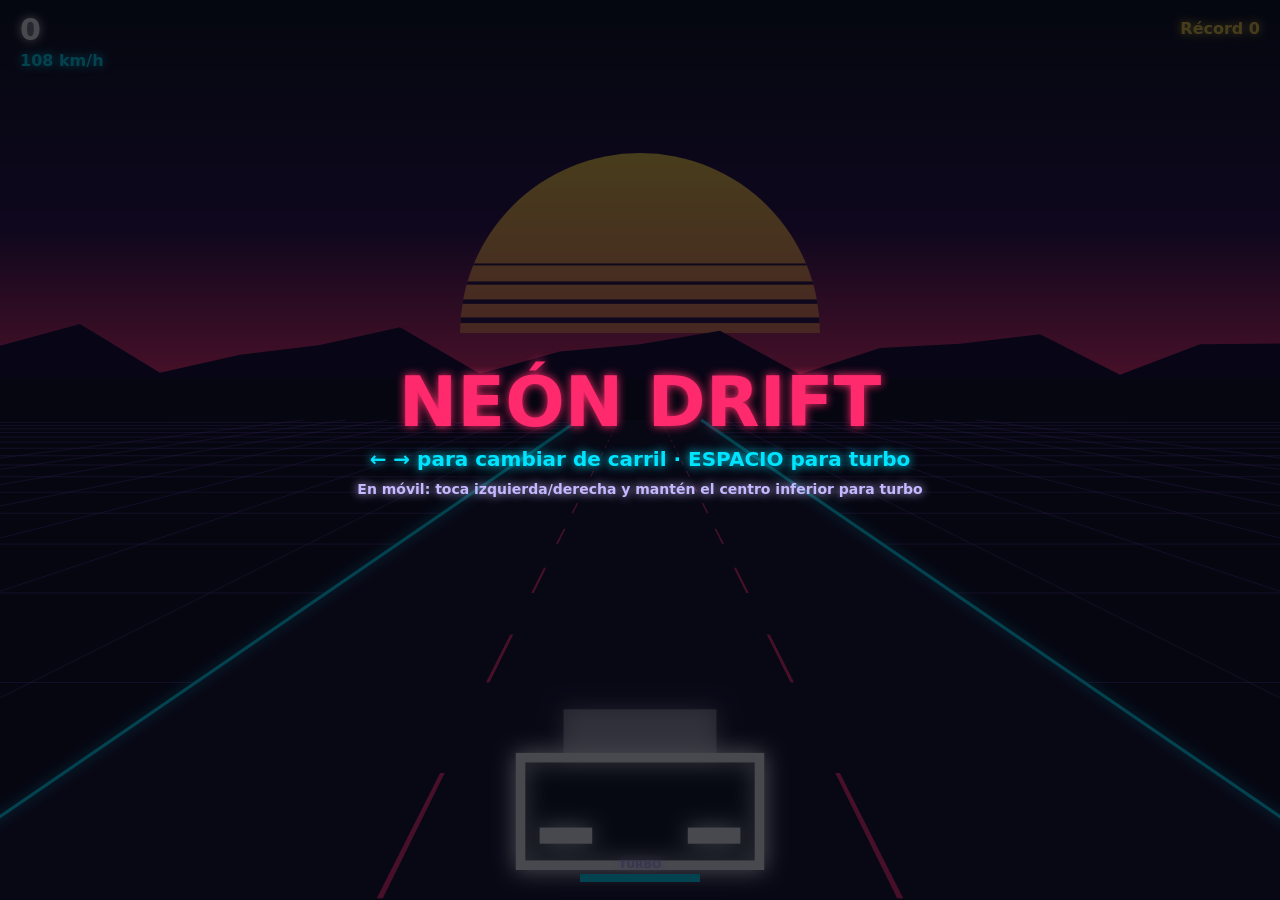
<file: games/neon-drift/index.html>
<!DOCTYPE html>
<html lang="es">
<head>
<meta charset="utf-8">
<meta name="viewport" content="width=device-width, initial-scale=1, user-scalable=no">
<title>Neón Drift</title>
<style>
  html, body { margin: 0; height: 100%; background: #05070f; overflow: hidden; touch-action: none; user-select: none; }
  canvas { display: block; width: 100%; height: 100%; }
</style>
</head>
<body>
<canvas id="c"></canvas>
<script src="../../sdk/divierte-tec-sdk.js" data-dt-sdk></script>
<script>
/* NEÓN DRIFT — carreras arcade en una autopista synthwave pseudo-3D.
   ← → / A D / tocar izquierda-derecha = cambiar de carril · ESPACIO / ↑ / botón = turbo */
(function () {
  'use strict';
  var SDK = window.DivierteTEC || { unlock: function () {}, progress: function () {}, setStat: function () {} };
  var cv = document.getElementById('c'), ctx = cv.getContext('2d');
  var W, H, HY, DPR;
  function resize() {
    DPR = Math.min(2, window.devicePixelRatio || 1);
    W = cv.clientWidth; H = cv.clientHeight; cv.width = W * DPR; cv.height = H * DPR;
    ctx.setTransform(DPR, 0, 0, DPR, 0, 0); HY = H * 0.42;
  }
  window.addEventListener('resize', resize); resize();

  function load(k, d) { try { var v = localStorage.getItem('drift_' + k); return v == null ? d : JSON.parse(v); } catch (e) { return d; } }
  function save(k, v) { try { localStorage.setItem('drift_' + k, JSON.stringify(v)); } catch (e) { /* nada */ } }
  var best = load('best', 0), nearTotal = load('near', 0), turboTotal = load('turbo', 0);

  var ac = null, engine = null;
  function audio() { try { ac = ac || new (window.AudioContext || window.webkitAudioContext)(); } catch (e) { /* nada */ } return ac; }
  function beep(f1, f2, dur, type, vol) {
    var a = audio(); if (!a) return;
    var o = a.createOscillator(), g = a.createGain(), t = a.currentTime;
    o.type = type || 'square'; o.frequency.setValueAtTime(f1, t); o.frequency.exponentialRampToValueAtTime(f2, t + dur);
    g.gain.setValueAtTime(vol || 0.05, t); g.gain.exponentialRampToValueAtTime(0.0001, t + dur);
    o.connect(g); g.connect(a.destination); o.start(t); o.stop(t + dur);
  }
  function startEngine() {
    var a = audio(); if (!a || engine) return;
    var o = a.createOscillator(), g = a.createGain(); o.type = 'sawtooth'; o.frequency.value = 55; g.gain.value = 0.02;
    o.connect(g); g.connect(a.destination); o.start(); engine = { o: o, g: g };
  }

  /* Proyección: z = distancia hacia adelante; s = factor de escala */
  var F = 28, ZMAX = 320;
  function proj(x, z) { var s = F / (z + F); return { x: W / 2 + x * s * W * 0.34, y: HY + (H - HY) * s, s: s }; }

  var state = 'menu', lane, px, cars, speed, dist, score, time, spawn, turbo, turboOn, near, turbos, flags, shake, stripes;
  function reset() {
    lane = 0; px = 0; cars = []; speed = 60; dist = 0; score = 0; time = 0; spawn = 1; turbo = 1; turboOn = false;
    near = 0; turbos = 0; shake = 0; stripes = 0; flags = { legend: false, prog: 0 };
  }
  reset();
  function start() { reset(); state = 'play'; startEngine(); SDK.unlock('drift_primera'); beep(200, 800, 0.4, 'sawtooth', 0.05); }
  function crash() {
    state = 'over'; shake = 0.6; beep(200, 40, 0.8, 'sawtooth', 0.1);
    var s = Math.floor(score);
    if (s > best) { best = s; save('best', best); }
    SDK.progress('drift_2000', s); SDK.setStat('Mejor puntaje', best); SDK.setStat('Casi choques', nearTotal);
  }
  function move(d) { if (state !== 'play') { start(); return; } var n = Math.max(-1, Math.min(1, lane + d)); if (n !== lane) { lane = n; beep(500, 700, 0.05, 'triangle', 0.03); } }
  function boost(on) {
    if (state !== 'play') { if (on) start(); return; }
    if (on && !turboOn && turbo > 0.25) {
      turboOn = true; turbos++; turboTotal++; save('turbo', turboTotal); SDK.progress('drift_turbo', turboTotal); beep(300, 1200, 0.3, 'square', 0.04);
    }
    if (!on) turboOn = false;
  }
  window.addEventListener('keydown', function (e) {
    if (e.repeat) return;
    if (e.code === 'ArrowLeft' || e.code === 'KeyA') move(-1);
    if (e.code === 'ArrowRight' || e.code === 'KeyD') move(1);
    if (e.code === 'Space' || e.code === 'ArrowUp' || e.code === 'KeyW') { e.preventDefault(); boost(true); }
  });
  window.addEventListener('keyup', function (e) { if (e.code === 'Space' || e.code === 'ArrowUp' || e.code === 'KeyW') boost(false); });
  cv.addEventListener('pointerdown', function (e) {
    if (state !== 'play') { start(); return; }
    if (e.clientY > H * 0.82 && Math.abs(e.clientX - W / 2) < 70) { boost(true); return; }
    move(e.clientX < W / 2 ? -1 : 1);
  });
  cv.addEventListener('pointerup', function () { boost(false); });

  var COLORS = ['#ff2a6d', '#00e5ff', '#ffd23f', '#a35cff', '#5bd16b'];
  var last = performance.now();
  function tick(now) {
    var dt = Math.min(0.033, (now - last) / 1000); last = now;
    if (state === 'play') update(dt);
    if (shake > 0) shake -= dt;
    if (engine) engine.o.frequency.value = state === 'play' ? 40 + speed * (turboOn ? 0.9 : 0.6) : 30;
    if (engine) engine.g.gain.value = state === 'play' ? 0.02 : 0.004;
    draw(now / 1000);
    requestAnimationFrame(tick);
  }
  function update(dt) {
    time += dt;
    var base = 60 + time * 1.6;
    if (turboOn) { turbo -= dt * 0.45; if (turbo <= 0) { turbo = 0; turboOn = false; } } else turbo = Math.min(1, turbo + dt * 0.12);
    speed += ((turboOn ? base * 1.6 : base) - speed) * dt * 3;
    dist += speed * dt; stripes = (stripes + speed * dt) % 20;
    score += speed * dt * 0.15 * (turboOn ? 2 : 1);
    px += (lane - px) * Math.min(1, dt * 12);

    spawn -= dt;
    if (spawn <= 0) {
      var l = [-1, 0, 1][Math.floor(Math.random() * 3)];
      if (!cars.some(function (c) { return c.z > ZMAX - 40 && c.lane === l; })) cars.push({ lane: l, z: ZMAX, v: 20 + Math.random() * 25, c: COLORS[Math.floor(Math.random() * COLORS.length)] });
      if (time > 20 && Math.random() < 0.3) { var l2 = l === 1 ? -1 : l + 1; cars.push({ lane: l2, z: ZMAX + 20, v: 25, c: COLORS[Math.floor(Math.random() * COLORS.length)] }); }
      spawn = Math.max(0.35, 1.2 - time * 0.01) * (0.6 + Math.random() * 0.7);
    }
    cars.forEach(function (c) {
      var prev = c.z;
      c.z -= (speed - c.v) * dt;
      if (c.z < 6 && c.z > -4 && Math.abs(c.lane - px) < 0.55) crash();
      if (prev >= 0 && c.z < 0 && !c.counted) {
        c.counted = true;
        if (Math.abs(c.lane - px) < 1.3 && Math.abs(c.lane - px) >= 0.55) {
          near++; nearTotal++; save('near', nearTotal); score += 50; beep(900, 1300, 0.08, 'square', 0.03);
          SDK.progress('drift_casi', nearTotal); popT = 0.8;
        }
      }
    });
    cars = cars.filter(function (c) { return c.z > -20; });
    var s = Math.floor(score);
    if (s - flags.prog >= 250) { flags.prog = s; SDK.progress('drift_2000', s); }
    if (!flags.legend && time >= 180) { flags.legend = true; SDK.unlock('drift_leyenda'); }
    if (popT > 0) popT -= dt;
  }
  var popT = 0;

  function draw(t) {
    ctx.save();
    if (shake > 0) ctx.translate((Math.random() - 0.5) * 16 * shake, (Math.random() - 0.5) * 16 * shake);
    // Cielo
    var g = ctx.createLinearGradient(0, 0, 0, HY);
    g.addColorStop(0, '#05070f'); g.addColorStop(0.6, '#2a0845'); g.addColorStop(1, '#ff2a6d');
    ctx.fillStyle = g; ctx.fillRect(-20, -20, W + 40, HY + 20);
    // Sol a rayas
    var sr = Math.min(W, H) * 0.2, sx = W / 2, sy = HY - sr * 0.25;
    var sg = ctx.createLinearGradient(0, sy - sr, 0, sy + sr); sg.addColorStop(0, '#ffd23f'); sg.addColorStop(1, '#ff2a6d');
    ctx.save(); ctx.beginPath(); ctx.arc(sx, sy, sr, Math.PI, 0); ctx.clip();
    ctx.fillStyle = sg; ctx.fillRect(sx - sr, sy - sr, sr * 2, sr);
    ctx.fillStyle = '#2a0845';
    for (var i = 0; i < 6; i++) ctx.fillRect(sx - sr, sy - sr * 0.45 + i * sr * 0.1 + (t * 8 % (sr * 0.1)), sr * 2, 2 + i * 1.2);
    ctx.restore();
    // Montañas
    ctx.fillStyle = '#12032a'; ctx.beginPath(); ctx.moveTo(0, HY);
    for (var x = 0; x <= W; x += W / 16) ctx.lineTo(x, HY - (Math.sin(x * 0.02 + 1) * 0.5 + 0.6) * H * 0.07 * ((x / W * 16) % 2 ? 1 : 0.5));
    ctx.lineTo(W, HY); ctx.fill();
    // Suelo con cuadrícula
    ctx.fillStyle = '#0a0418'; ctx.fillRect(0, HY, W, H - HY);
    ctx.strokeStyle = '#a35cff55'; ctx.lineWidth = 1;
    for (var z = 20 - stripes; z < ZMAX; z += 20) { var a = proj(0, z); ctx.beginPath(); ctx.moveTo(0, a.y); ctx.lineTo(W, a.y); ctx.stroke(); }
    for (var k = -8; k <= 8; k++) { var n1 = proj(k * 1.2, 0), f1 = proj(k * 1.2, ZMAX); ctx.beginPath(); ctx.moveTo(n1.x, H); ctx.lineTo(f1.x, f1.y); ctx.stroke(); }
    // Carretera
    var nl = proj(-1.75, 0), nr = proj(1.75, 0), fl = proj(-1.75, ZMAX), fr = proj(1.75, ZMAX);
    ctx.fillStyle = '#140a26'; ctx.beginPath(); ctx.moveTo(nl.x, H); ctx.lineTo(fl.x, fl.y); ctx.lineTo(fr.x, fr.y); ctx.lineTo(nr.x, H); ctx.fill();
    ctx.strokeStyle = '#00e5ff'; ctx.lineWidth = 3; ctx.shadowColor = '#00e5ff'; ctx.shadowBlur = 12;
    ctx.beginPath(); ctx.moveTo(nl.x, H); ctx.lineTo(fl.x, fl.y); ctx.moveTo(nr.x, H); ctx.lineTo(fr.x, fr.y); ctx.stroke();
    ctx.shadowBlur = 0;
    // Líneas de carril
    ctx.fillStyle = '#ff2a6d';
    [-0.5, 0.5].forEach(function (lx) {
      for (var z = -stripes; z < ZMAX; z += 20) {
        var a = proj(lx * 1.2, Math.max(0.1, z)), b = proj(lx * 1.2, z + 9);
        ctx.beginPath(); ctx.moveTo(a.x - 3 * a.s, a.y); ctx.lineTo(b.x - 3 * b.s, b.y); ctx.lineTo(b.x + 3 * b.s, b.y); ctx.lineTo(a.x + 3 * a.s, a.y); ctx.fill();
      }
    });
    // Autos (de lejos a cerca)
    cars.slice().sort(function (a, b) { return b.z - a.z; }).forEach(function (c) { if (c.z > 0) car(c.lane * 1.2, c.z, c.c, false); });
    if (state !== 'over' || Math.floor(t * 8) % 2) car(px * 1.2, 2, '#ffffff', true);
    ctx.restore();
    hud();
  }
  function car(x, z, color, me) {
    var p = proj(x, z), w = p.s * W * 0.2, h = w * 0.45;
    ctx.save(); ctx.translate(p.x, p.y);
    ctx.shadowColor = color; ctx.shadowBlur = me ? 22 : 14;
    ctx.fillStyle = '#0d0d1a'; ctx.fillRect(-w / 2, -h, w, h);
    ctx.strokeStyle = color; ctx.lineWidth = Math.max(1, w * 0.04); ctx.strokeRect(-w / 2, -h, w, h);
    ctx.fillStyle = color; ctx.fillRect(-w / 2 + w * 0.08, -h * 0.35, w * 0.22, h * 0.15); ctx.fillRect(w / 2 - w * 0.3, -h * 0.35, w * 0.22, h * 0.15);
    ctx.fillStyle = color + '66'; ctx.fillRect(-w * 0.32, -h * 1.45, w * 0.64, h * 0.45);
    if (me && turboOn) { ctx.fillStyle = '#00e5ff'; ctx.fillRect(-w * 0.3, 0, w * 0.15, h * (0.4 + Math.random() * 0.6)); ctx.fillRect(w * 0.15, 0, w * 0.15, h * (0.4 + Math.random() * 0.6)); }
    ctx.restore();
  }
  function text(s, x, y, size, color, align) {
    ctx.font = '800 ' + size + 'px system-ui, sans-serif'; ctx.textAlign = align || 'left';
    ctx.shadowColor = color || '#fff'; ctx.shadowBlur = 10; ctx.fillStyle = color || '#fff'; ctx.fillText(s, x, y); ctx.shadowBlur = 0;
  }
  function hud() {
    text(Math.floor(score) + '', 20, 40, 30, '#ffffff');
    text(Math.round(speed * 1.8) + ' km/h', 20, 66, 16, '#00e5ff');
    text('Récord ' + best, W - 20, 34, 16, '#ffd23f', 'right');
    // Barra de turbo
    ctx.fillStyle = '#ffffff22'; ctx.fillRect(W / 2 - 60, H - 26, 120, 8);
    ctx.fillStyle = turboOn ? '#ffd23f' : '#00e5ff'; ctx.fillRect(W / 2 - 60, H - 26, 120 * turbo, 8);
    text('TURBO', W / 2, H - 32, 11, '#c6b8ff', 'center');
    if (popT > 0) text('¡CASI! +50', W / 2, HY + 40, 24, '#ffd23f', 'center');
    if (state === 'menu') overlay('NEÓN DRIFT', '← → para cambiar de carril · ESPACIO para turbo', 'En móvil: toca izquierda/derecha y mantén el centro inferior para turbo');
    if (state === 'over') overlay('CHOQUE', 'Puntaje ' + Math.floor(score) + ' · casi choques ' + near + (Math.floor(score) >= best ? ' · ¡RÉCORD!' : ''), 'Pulsa cualquier control para correr otra vez');
  }
  function overlay(a, b, c) {
    ctx.fillStyle = '#05070fbb'; ctx.fillRect(0, 0, W, H);
    text(a, W / 2, H / 2 - 24, Math.min(70, W / 8), '#ff2a6d', 'center');
    text(b, W / 2, H / 2 + 16, Math.min(20, W / 28), '#00e5ff', 'center');
    text(c, W / 2, H / 2 + 44, Math.min(14, W / 38), '#c6b8ff', 'center');
  }
  requestAnimationFrame(tick);
})();
</script>
</body>
</html>
</file>
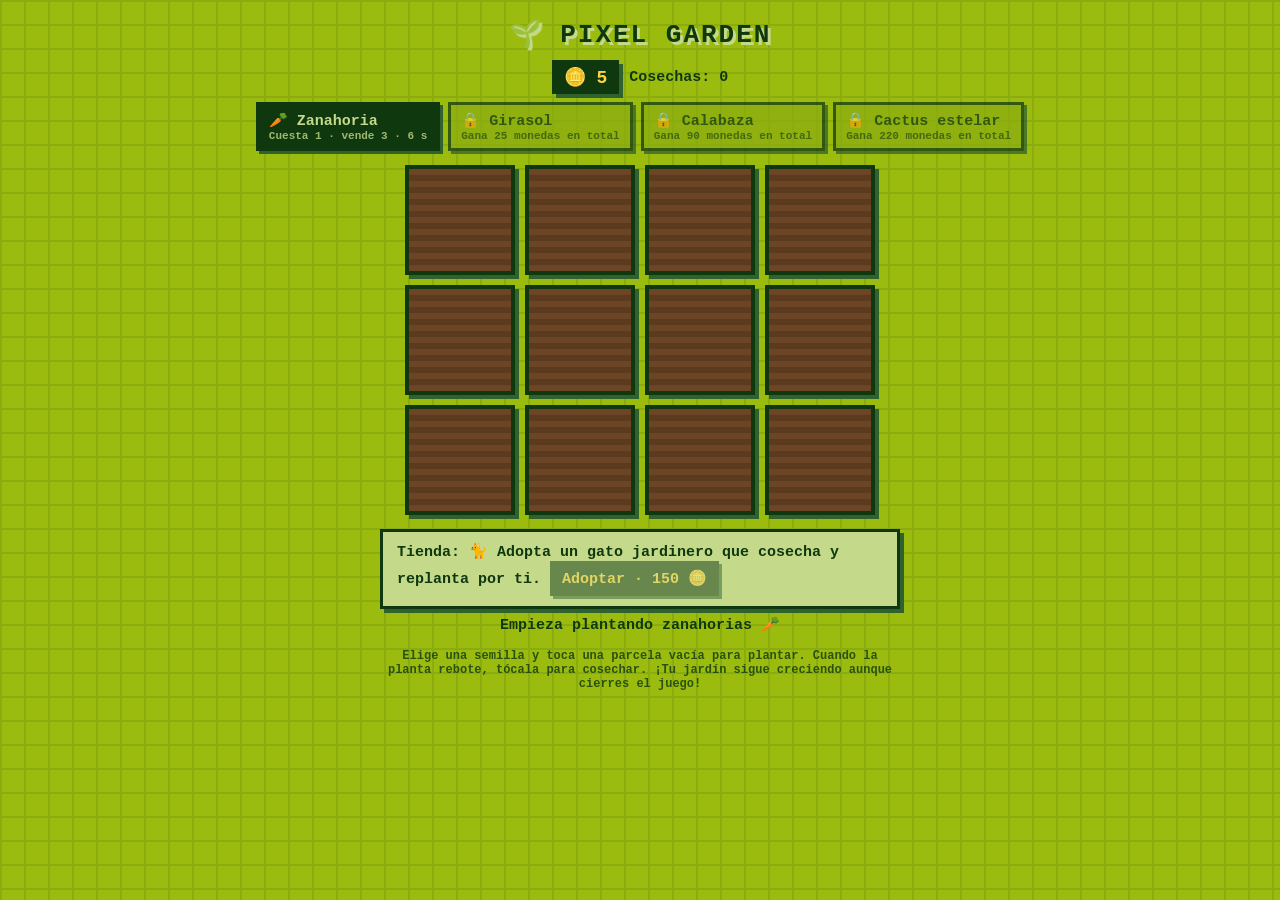
<file: games/pixel-garden/index.html>
<!DOCTYPE html>
<html lang="es">
<head>
<meta charset="utf-8">
<meta name="viewport" content="width=device-width, initial-scale=1">
<title>Pixel Garden</title>
<style>
  * { box-sizing: border-box; }
  html, body { margin: 0; min-height: 100%; }
  body {
    font: 700 15px "Courier New", ui-monospace, monospace; color: #0f380f; user-select: none;
    background: #9bbc0f; background-image: linear-gradient(#8bac0f 2px, transparent 2px), linear-gradient(90deg, #8bac0f 2px, transparent 2px);
    background-size: 24px 24px; display: flex; flex-direction: column; align-items: center; padding: 14px;
  }
  h1 { margin: 4px 0 2px; font-size: 26px; letter-spacing: 2px; text-shadow: 3px 3px 0 #c4d98a; }
  .bar { display: flex; gap: 10px; align-items: center; flex-wrap: wrap; justify-content: center; margin: 8px 0; }
  .coins { background: #0f380f; color: #ffd23f; padding: 6px 12px; box-shadow: 4px 4px 0 #306230; font-size: 18px; }
  .seeds { display: flex; gap: 8px; flex-wrap: wrap; justify-content: center; }
  .seed { background: #c4d98a; border: 3px solid #0f380f; padding: 6px 10px; cursor: pointer; font: inherit; color: inherit; box-shadow: 3px 3px 0 #306230; min-width: 116px; text-align: left; }
  .seed small { display: block; font-size: 11px; opacity: .8; }
  .seed.on { background: #0f380f; color: #c4d98a; }
  .seed.locked { opacity: .75; background: #8bac0f; }
  .garden { display: grid; grid-template-columns: repeat(4, minmax(64px, 110px)); gap: 10px; margin: 14px 0; position: relative; }
  .plot { aspect-ratio: 1; background: #5b3a1e; border: 4px solid #0f380f; box-shadow: 4px 4px 0 #306230; position: relative; cursor: pointer; display: grid; place-items: center; font-size: 40px;
    background-image: repeating-linear-gradient(0deg, #6b4526 0 6px, #5b3a1e 6px 12px); image-rendering: pixelated; transition: transform .08s; }
  .plot:active { transform: translate(2px, 2px); box-shadow: 2px 2px 0 #306230; }
  .plot.ready { animation: bounce 1s steps(2) infinite; }
  .plot .grow { position: absolute; left: 6px; right: 6px; bottom: 6px; height: 7px; background: #0f380f; }
  .plot .grow i { display: block; height: 100%; background: #9bbc0f; }
  .plot .plant { filter: drop-shadow(2px 2px 0 #0f380f); }
  @keyframes bounce { 50% { transform: translateY(-4px); } }
  .pop { position: absolute; pointer-events: none; font-size: 16px; color: #ffd23f; text-shadow: 2px 2px 0 #0f380f; animation: up 0.9s forwards; z-index: 5; }
  @keyframes up { to { transform: translateY(-40px); opacity: 0; } }
  .cat { position: absolute; font-size: 30px; top: -38px; transition: left 1.2s steps(6); filter: drop-shadow(2px 2px 0 #0f380f); }
  .shop { background: #c4d98a; border: 3px solid #0f380f; padding: 10px 14px; box-shadow: 4px 4px 0 #306230; max-width: 520px; width: 100%; }
  .shop button { font: inherit; background: #0f380f; color: #ffd23f; border: 0; padding: 8px 12px; cursor: pointer; box-shadow: 3px 3px 0 #306230; }
  .shop button:disabled { opacity: .5; cursor: default; }
  .msg { min-height: 22px; margin-top: 6px; text-align: center; }
  .help { font-size: 12px; opacity: .8; text-align: center; max-width: 520px; }
</style>
</head>
<body>
<h1>🌱 PIXEL GARDEN</h1>
<div class="bar"><span class="coins">🪙 <span id="coins">0</span></span><span id="info"></span></div>
<div class="seeds" id="seeds"></div>
<div class="garden" id="garden"></div>
<div class="shop" id="shop"></div>
<div class="msg" id="msg"></div>
<p class="help">Elige una semilla y toca una parcela vacía para plantar. Cuando la planta rebote, tócala para cosechar. ¡Tu jardín sigue creciendo aunque cierres el juego!</p>
<script src="../../sdk/divierte-tec-sdk.js" data-dt-sdk></script>
<script>
/* PIXEL GARDEN — jardinería idle con crecimiento en tiempo real y un gato ayudante. */
(function () {
  'use strict';
  var SDK = window.DivierteTEC || { unlock: function () {}, progress: function () {}, setStat: function () {} };
  var SEEDS = [
    { id: 'zanahoria', name: 'Zanahoria', icon: '🥕', cost: 1, sell: 3, time: 6, unlock: 0 },
    { id: 'girasol', name: 'Girasol', icon: '🌻', cost: 4, sell: 11, time: 15, unlock: 25 },
    { id: 'calabaza', name: 'Calabaza', icon: '🎃', cost: 12, sell: 36, time: 35, unlock: 90 },
    { id: 'cactus', name: 'Cactus estelar', icon: '🌵', cost: 30, sell: 100, time: 70, unlock: 220 }
  ];
  var CAT_PRICE = 150, PLOTS = 12;
  var byId = {}; SEEDS.forEach(function (s) { byId[s.id] = s; });

  var def = { coins: 5, earned: 0, harvests: 0, unlocked: ['zanahoria'], plots: [], cat: false, golden: 0, sel: 'zanahoria' };
  var g;
  try { g = JSON.parse(localStorage.getItem('garden_save')) || def; } catch (e) { g = def; }
  for (var i = 0; i < PLOTS; i++) g.plots[i] = g.plots[i] || null;
  function persist() { try { localStorage.setItem('garden_save', JSON.stringify(g)); } catch (e) { /* nada */ } }

  var $ = function (id) { return document.getElementById(id); };
  var garden = $('garden');

  function say(t) { $('msg').textContent = t; }
  function pop(el, t) {
    var r = el.getBoundingClientRect(), d = document.createElement('div');
    d.className = 'pop'; d.textContent = t; d.style.left = (r.left + r.width / 2 - 14 + scrollX) + 'px'; d.style.top = (r.top + scrollY) + 'px';
    document.body.appendChild(d); setTimeout(function () { d.remove(); }, 900);
  }
  function progressOf(pl) { return Math.min(1, (Date.now() - pl.at) / (byId[pl.seed].time * 1000)); }

  function plant(i) {
    var s = byId[g.sel];
    if (g.coins < s.cost) { say('No tienes monedas suficientes para ' + s.name + '.'); return false; }
    g.coins -= s.cost; g.plots[i] = { seed: s.id, at: Date.now() };
    persist(); return true;
  }
  function harvest(i, byCat) {
    var pl = g.plots[i], s = byId[pl.seed];
    var gain = s.sell, golden = Math.random() < 0.02;
    if (golden) { gain += 50; g.golden++; SDK.unlock('garden_dorada'); say('✨ ¡Una FLOR DORADA! +50 monedas extra'); }
    g.coins += gain; g.earned += gain; g.harvests++;
    g.plots[i] = null;
    pop(garden.children[i], (golden ? '🌼 ' : '') + '+' + gain);
    SDK.unlock('garden_cosecha');
    SDK.progress('garden_100', g.earned);
    SDK.setStat('Monedas ganadas', g.earned);
    SDK.setStat('Cosechas', g.harvests);
    if (byCat && g.coins >= s.cost) { g.coins -= s.cost; g.plots[i] = { seed: s.id, at: Date.now() }; }
    checkUnlocks(); persist();
  }
  function checkUnlocks() {
    SEEDS.forEach(function (s) {
      if (g.unlocked.indexOf(s.id) < 0 && g.earned >= s.unlock) {
        g.unlocked.push(s.id); say('🎉 ¡Nueva semilla desbloqueada: ' + s.icon + ' ' + s.name + '!');
      }
    });
    if (g.unlocked.length === SEEDS.length) SDK.unlock('garden_botanico');
  }

  garden.addEventListener('click', function (e) {
    var el = e.target.closest('.plot'); if (!el) return;
    var i = +el.dataset.i, pl = g.plots[i];
    if (!pl) { if (plant(i)) say('Plantaste ' + byId[g.sel].name + '.'); }
    else if (progressOf(pl) >= 1) harvest(i, false);
    else say(byId[pl.seed].name + ': faltan ' + Math.ceil((1 - progressOf(pl)) * byId[pl.seed].time) + ' s.');
    render();
  });

  function render() {
    $('coins').textContent = g.coins;
    $('info').textContent = 'Cosechas: ' + g.harvests + (g.cat ? ' · 🐈 ayudante activo' : '');
    $('seeds').innerHTML = SEEDS.map(function (s) {
      var un = g.unlocked.indexOf(s.id) >= 0;
      return '<button class="seed ' + (g.sel === s.id ? 'on ' : '') + (un ? '' : 'locked') + '" data-seed="' + s.id + '" ' + (un ? '' : 'disabled') + '>' +
        (un ? s.icon : '🔒') + ' ' + s.name + '<small>' + (un ? 'Cuesta ' + s.cost + ' · vende ' + s.sell + ' · ' + s.time + ' s' : 'Gana ' + s.unlock + ' monedas en total') + '</small></button>';
    }).join('');
    var html = '';
    for (var i = 0; i < PLOTS; i++) {
      var pl = g.plots[i];
      if (!pl) { html += '<div class="plot" data-i="' + i + '" title="Parcela vacía"></div>'; continue; }
      var pr = progressOf(pl), s = byId[pl.seed];
      var icon = pr >= 1 ? s.icon : pr > 0.5 ? '🌿' : '🌱';
      html += '<div class="plot ' + (pr >= 1 ? 'ready' : '') + '" data-i="' + i + '"><span class="plant" style="font-size:' + (22 + pr * 20) + 'px">' + icon + '</span>' +
        (pr < 1 ? '<div class="grow"><i style="width:' + (pr * 100) + '%"></i></div>' : '') + '</div>';
    }
    html += g.cat ? '<div class="cat" id="cat" style="left:' + catX + '%">🐈</div>' : '';
    garden.innerHTML = html;
    $('shop').innerHTML = g.cat
      ? '🐈 <b>Michi</b> cuida tu jardín: cosecha y vuelve a plantar solo.'
      : '<b>Tienda:</b> 🐈 Adopta un gato jardinero que cosecha y replanta por ti. <button id="buycat" ' + (g.coins < CAT_PRICE ? 'disabled' : '') + '>Adoptar · ' + CAT_PRICE + ' 🪙</button>';
  }
  $('seeds').addEventListener('click', function (e) { var b = e.target.closest('[data-seed]'); if (b) { g.sel = b.dataset.seed; persist(); render(); } });
  $('shop').addEventListener('click', function (e) {
    if (e.target.id === 'buycat' && g.coins >= CAT_PRICE) {
      g.coins -= CAT_PRICE; g.cat = true; persist(); SDK.unlock('garden_gato'); say('🐈 ¡Adoptaste a Michi!'); render();
    }
  });

  /* Gato ayudante: cada 2.5 s cosecha una planta lista */
  var catX = 0;
  setInterval(function () {
    if (!g.cat) return;
    for (var i = 0; i < PLOTS; i++) {
      var pl = g.plots[i];
      if (pl && progressOf(pl) >= 1) { catX = (i % 4) * 25 + 5; harvest(i, true); render(); return; }
    }
    catX = Math.random() * 85; var c = $('cat'); if (c) c.style.left = catX + '%';
  }, 2500);

  checkUnlocks();
  if (g.cat) SDK.unlock('garden_gato');
  render();
  setInterval(render, 500);
  say(g.harvests ? '¡Bienvenido de vuelta! Tu jardín siguió creciendo.' : 'Empieza plantando zanahorias 🥕');
})();
</script>
</body>
</html>
</file>
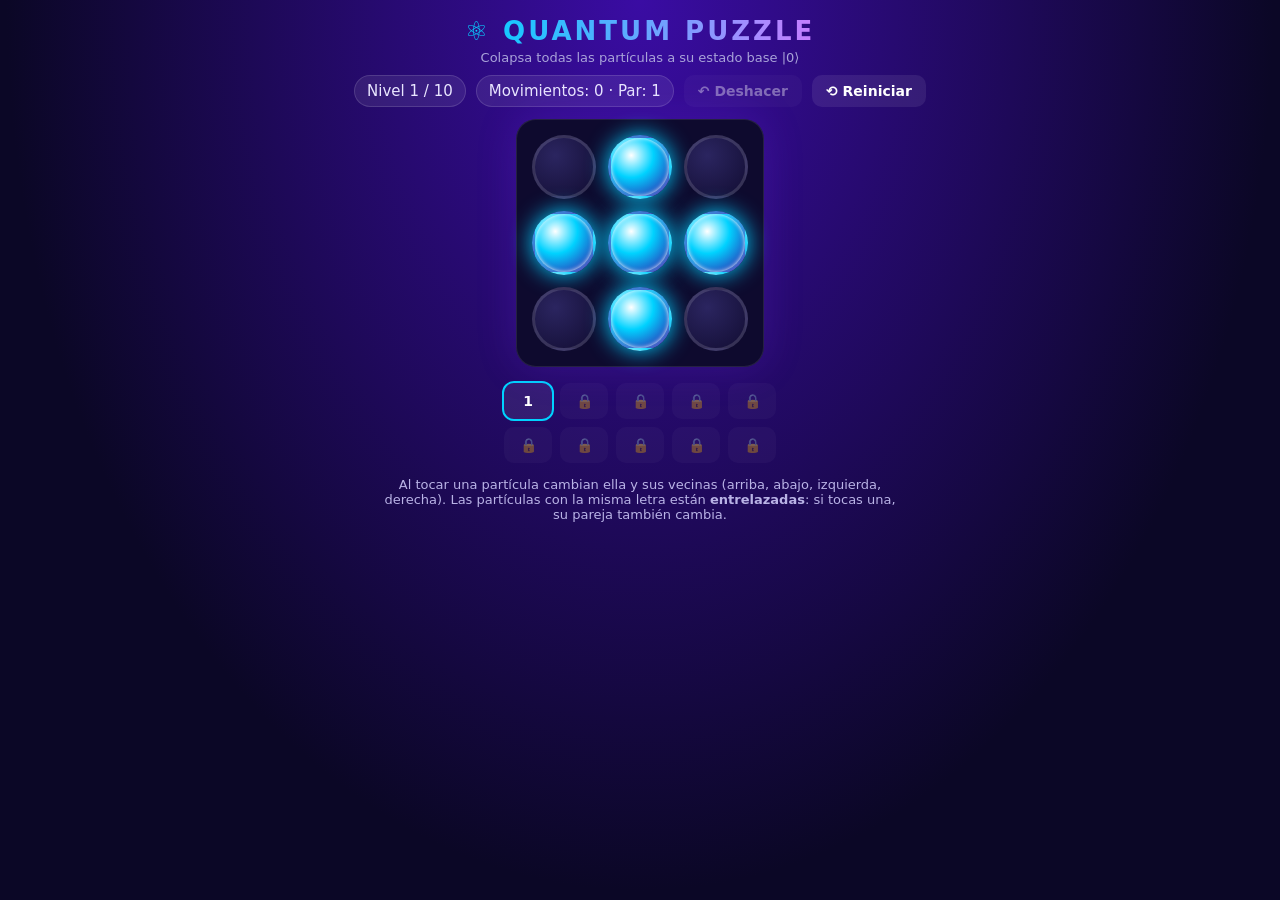
<file: games/quantum-puzzle/index.html>
<!DOCTYPE html>
<html lang="es">
<head>
<meta charset="utf-8">
<meta name="viewport" content="width=device-width, initial-scale=1">
<title>Quantum Puzzle</title>
<style>
  * { box-sizing: border-box; }
  html, body { margin: 0; min-height: 100%; }
  body { background: radial-gradient(ellipse at 50% 0%, #3a0ca3, #0b0726 70%); color: #e9e6ff; font: 15px system-ui, sans-serif; display: flex; flex-direction: column; align-items: center; padding: 16px; user-select: none; }
  h1 { margin: 0; font-size: 26px; letter-spacing: 3px; background: linear-gradient(90deg, #00d2ff, #c77dff); -webkit-background-clip: text; background-clip: text; color: transparent; }
  .sub { color: #a9a3d9; margin: 4px 0 10px; font-size: 13px; text-align: center; }
  .hud { display: flex; gap: 10px; align-items: center; flex-wrap: wrap; justify-content: center; margin-bottom: 12px; }
  .chip { background: #ffffff14; border: 1px solid #ffffff22; border-radius: 20px; padding: 6px 12px; }
  button { font: 600 14px system-ui; color: #fff; background: #5a3fd1; border: 0; border-radius: 10px; padding: 8px 14px; cursor: pointer; }
  button.ghost { background: #ffffff14; }
  button:disabled { opacity: .4; }
  .board { position: relative; display: grid; gap: 12px; padding: 16px; border-radius: 20px; background: #0e0a2e; box-shadow: 0 0 40px #7b2ff733, inset 0 0 0 1px #ffffff18; }
  .board svg { position: absolute; inset: 0; width: 100%; height: 100%; pointer-events: none; }
  .q { width: min(15vw, 64px); aspect-ratio: 1; border-radius: 50%; border: 3px solid var(--pc, #ffffff22); background: radial-gradient(circle at 35% 30%, #2b2560, #120d33); cursor: pointer; position: relative; transition: transform .15s, box-shadow .25s, background .25s; }
  .q.on { background: radial-gradient(circle at 35% 30%, #fff, #00d2ff 40%, #3a0ca3); box-shadow: 0 0 22px #00d2ff, 0 0 4px #fff inset; }
  .q:hover { transform: scale(1.06); }
  .q.flash { animation: flash .35s; }
  @keyframes flash { 50% { transform: scale(.85); } }
  .q[data-pair]::after { content: attr(data-pair); position: absolute; right: -4px; top: -6px; font-size: 11px; font-weight: 800; background: var(--pc); color: #0b0726; border-radius: 8px; padding: 0 4px; }
  .levels { display: grid; grid-template-columns: repeat(5, 48px); gap: 8px; margin-top: 16px; }
  .levels button { padding: 10px 0; background: #ffffff14; }
  .levels button.done { background: #2d8a6a; }
  .levels button.cur { outline: 2px solid #00d2ff; }
  .win { position: fixed; inset: 0; background: #0b0726cc; display: none; place-items: center; z-index: 5; }
  .win.show { display: grid; }
  .win div { background: #1a1250; border: 1px solid #7b2ff7; border-radius: 20px; padding: 26px 30px; text-align: center; box-shadow: 0 0 60px #7b2ff766; }
  .stars { font-size: 34px; letter-spacing: 6px; margin: 6px 0 12px; }
  .rule { max-width: 520px; font-size: 13px; color: #b9b3e6; text-align: center; margin-top: 14px; }
</style>
</head>
<body>
<h1>⚛ QUANTUM PUZZLE</h1>
<p class="sub">Colapsa todas las partículas a su estado base |0⟩</p>
<div class="hud">
  <span class="chip" id="lvl"></span><span class="chip" id="mv"></span>
  <button class="ghost" id="undo">↶ Deshacer</button><button class="ghost" id="reset">⟲ Reiniciar</button>
</div>
<div class="board" id="board"></div>
<div class="levels" id="levels"></div>
<p class="rule">Al tocar una partícula cambian ella y sus vecinas (arriba, abajo, izquierda, derecha). Las partículas con la misma letra están <b>entrelazadas</b>: si tocas una, su pareja también cambia.</p>
<div class="win" id="win"><div><h2 id="wt">¡Nivel completado!</h2><div class="stars" id="ws"></div><p id="wm"></p><button id="next">Siguiente nivel →</button></div></div>
<script src="../../sdk/divierte-tec-sdk.js" data-dt-sdk></script>
<script>
/* QUANTUM PUZZLE — "luces fuera" con entrelazamiento cuántico. 10 niveles diseñados.
   Cada nivel se genera aplicando su solución a un tablero vacío, así siempre tiene solución
   y "par" = número de movimientos de esa solución. */
(function () {
  'use strict';
  var SDK = window.DivierteTEC || { unlock: function () {}, progress: function () {}, setStat: function () {} };
  var LEVELS = [
    { n: 3, pairs: [], sol: [4] },
    { n: 3, pairs: [], sol: [0, 8] },
    { n: 3, pairs: [[0, 8]], sol: [0] },
    { n: 4, pairs: [[0, 15]], sol: [5, 10] },
    { n: 4, pairs: [[3, 12], [5, 10]], sol: [0, 6, 15] },
    { n: 4, pairs: [[1, 14], [4, 11]], sol: [1, 4, 9, 12] },
    { n: 5, pairs: [[0, 24]], sol: [6, 12, 18] },
    { n: 5, pairs: [[2, 22], [10, 14]], sol: [2, 10, 16, 23] },
    { n: 5, pairs: [[0, 24], [4, 20], [12, 7]], sol: [0, 7, 13, 21, 4] },
    { n: 5, pairs: [[1, 23], [5, 19], [9, 15], [11, 13]], sol: [1, 5, 11, 17, 19, 22] }
  ];
  var PC = ['#ffd23f', '#ff5fa2', '#5bd16b', '#ff8c42'];
  var save;
  try { save = JSON.parse(localStorage.getItem('quantum_save')) || null; } catch (e) { save = null; }
  save = save || { done: {}, best: {}, cur: 0, streak: 0 };

  var L, cells, moves, hist, usedUndo;
  function partner(L, i) { for (var k = 0; k < L.pairs.length; k++) { if (L.pairs[k][0] === i) return L.pairs[k][1]; if (L.pairs[k][1] === i) return L.pairs[k][0]; } return -1; }
  function affect(L, i) {
    var n = L.n, r = Math.floor(i / n), c = i % n, out = [i];
    if (r > 0) out.push(i - n); if (r < n - 1) out.push(i + n); if (c > 0) out.push(i - 1); if (c < n - 1) out.push(i + 1);
    var p = partner(L, i); if (p >= 0 && out.indexOf(p) < 0) out.push(p);
    return out;
  }
  function apply(arr, L, i) { affect(L, i).forEach(function (j) { arr[j] ^= 1; }); }
  function persist() { try { localStorage.setItem('quantum_save', JSON.stringify(save)); } catch (e) { /* nada */ } }

  function loadLevel(k) {
    save.cur = k; persist();
    L = LEVELS[k]; cells = new Array(L.n * L.n).fill(0);
    L.sol.forEach(function (i) { apply(cells, L, i); });
    moves = 0; hist = []; usedUndo = false;
    build(); render();
  }
  function build() {
    var b = document.getElementById('board');
    b.style.gridTemplateColumns = 'repeat(' + L.n + ', auto)';
    b.innerHTML = cells.map(function (_, i) {
      var pi = -1; L.pairs.forEach(function (p, k) { if (p[0] === i || p[1] === i) pi = k; });
      return '<div class="q" data-i="' + i + '"' + (pi >= 0 ? ' data-pair="' + 'ABCD'[pi] + '" style="--pc:' + PC[pi] + '"' : '') + '></div>';
    }).join('') + '<svg></svg>';
    requestAnimationFrame(drawLinks);
  }
  function drawLinks() {
    var b = document.getElementById('board'), svg = b.querySelector('svg'), br = b.getBoundingClientRect();
    svg.innerHTML = L.pairs.map(function (p, k) {
      var a = b.children[p[0]].getBoundingClientRect(), c = b.children[p[1]].getBoundingClientRect();
      return '<line x1="' + (a.left - br.left + a.width / 2) + '" y1="' + (a.top - br.top + a.height / 2) + '" x2="' + (c.left - br.left + c.width / 2) + '" y2="' + (c.top - br.top + c.height / 2) +
        '" stroke="' + PC[k] + '" stroke-width="2" stroke-dasharray="4 6" opacity=".55"><animate attributeName="stroke-dashoffset" from="0" to="-20" dur="1s" repeatCount="indefinite"/></line>';
    }).join('');
  }
  window.addEventListener('resize', function () { if (L) drawLinks(); });

  function render() {
    var b = document.getElementById('board');
    cells.forEach(function (v, i) { b.children[i].classList.toggle('on', !!v); });
    document.getElementById('lvl').textContent = 'Nivel ' + (save.cur + 1) + ' / ' + LEVELS.length;
    document.getElementById('mv').textContent = 'Movimientos: ' + moves + ' · Par: ' + L.sol.length;
    document.getElementById('undo').disabled = !hist.length;
    document.getElementById('levels').innerHTML = LEVELS.map(function (_, k) {
      var open = k === 0 || save.done[k - 1] || save.done[k];
      return '<button class="' + (save.done[k] ? 'done ' : '') + (k === save.cur ? 'cur' : '') + '" data-l="' + k + '" ' + (open ? '' : 'disabled') + '>' + (open ? k + 1 : '🔒') + '</button>';
    }).join('');
  }

  document.getElementById('board').addEventListener('click', function (e) {
    var q = e.target.closest('.q'); if (!q) return;
    var i = +q.dataset.i;
    hist.push(cells.slice()); apply(cells, L, i); moves++;
    affect(L, i).forEach(function (j) { var el = document.getElementById('board').children[j]; el.classList.remove('flash'); void el.offsetWidth; el.classList.add('flash'); });
    tone(300 + i * 25);
    render();
    if (cells.every(function (v) { return v === 0; })) win();
  });
  document.getElementById('undo').onclick = function () { if (!hist.length) return; cells = hist.pop(); moves++; usedUndo = true; render(); };
  document.getElementById('reset').onclick = function () { loadLevel(save.cur); };
  document.getElementById('levels').addEventListener('click', function (e) { var b = e.target.closest('[data-l]'); if (b && !b.disabled) loadLevel(+b.dataset.l); });
  document.getElementById('next').onclick = function () { document.getElementById('win').classList.remove('show'); loadLevel(Math.min(LEVELS.length - 1, save.cur + 1)); };

  function win() {
    var k = save.cur, par = L.sol.length;
    save.done[k] = true;
    save.best[k] = Math.min(save.best[k] || 999, moves);
    save.streak = usedUndo ? 0 : save.streak + 1;
    persist();
    var count = Object.keys(save.done).length;
    SDK.unlock('quantum_1');
    SDK.progress('quantum_5', count);
    if (moves <= par) SDK.unlock('quantum_optimo');
    if (count >= LEVELS.length) SDK.unlock('quantum_todo');
    if (save.streak >= 3) SDK.unlock('quantum_sin_deshacer');
    SDK.setStat('Niveles resueltos', count);
    var stars = moves <= par ? 3 : moves <= par * 2 ? 2 : 1;
    document.getElementById('ws').textContent = '★★★'.slice(0, stars) + '☆☆☆'.slice(0, 3 - stars);
    document.getElementById('wm').textContent = moves + ' movimientos (par ' + par + ')' + (usedUndo ? '' : ' · sin deshacer');
    document.getElementById('wt').textContent = count >= LEVELS.length && k === LEVELS.length - 1 ? '¡Dominaste el entrelazamiento!' : '¡Nivel completado!';
    document.getElementById('next').style.display = k < LEVELS.length - 1 ? '' : 'none';
    document.getElementById('win').classList.add('show');
    [523, 659, 784].forEach(function (f, i) { setTimeout(function () { tone(f); }, i * 110); });
  }
  var ac = null;
  function tone(f) {
    try {
      ac = ac || new (window.AudioContext || window.webkitAudioContext)();
      var o = ac.createOscillator(), g = ac.createGain(), t = ac.currentTime;
      o.type = 'sine'; o.frequency.value = f; g.gain.setValueAtTime(0.06, t); g.gain.exponentialRampToValueAtTime(0.0001, t + 0.3);
      o.connect(g); g.connect(ac.destination); o.start(t); o.stop(t + 0.3);
    } catch (e) { /* sin audio */ }
  }
  loadLevel(save.cur || 0);
})();
</script>
</body>
</html>
</file>
<file: css/base.css>
/* DivierteTEC — tokens de diseño, temas y estructura general.
   Paleta reglamentaria por defecto: blanco, gris y azul. */
:root, :root[data-theme="light"] {
  --bg: #eef2f7;
  --bg-2: #e3e9f1;
  --surface: #ffffff;
  --surface-2: #f5f7fa;
  --surface-3: #e8edf3;
  --border: #d5dde7;
  --text: #16202d;
  --text-2: #3a4757;
  --muted: #6a7788;
  --primary: #1a6fd8;
  --primary-2: #0f58b5;
  --primary-soft: #e3effd;
  --on-primary: #ffffff;
  --accent: #ffb321;
  --success: #1f9d55;
  --danger: #d93a3a;
  --warn: #c98200;
  --topbar: #ffffff;
  --topbar-text: #16202d;
  --shadow: 0 1px 2px rgba(16, 32, 60, .06), 0 6px 20px rgba(16, 32, 60, .08);
  --shadow-lg: 0 20px 50px rgba(16, 32, 60, .18);
  --radius: 10px;
  --radius-lg: 16px;
  --font: "Segoe UI", system-ui, -apple-system, Roboto, "Helvetica Neue", Arial, sans-serif;
  --font-display: "Segoe UI", system-ui, sans-serif;
  --glow: none;
  color-scheme: light;
}

:root[data-theme="dark"] {
  --bg: #171d25;
  --bg-2: #1b2430;
  --surface: #1f2833;
  --surface-2: #26313e;
  --surface-3: #2f3b4a;
  --border: #334152;
  --text: #e7edf5;
  --text-2: #c2ccd8;
  --muted: #8f9cad;
  --primary: #3d8fff;
  --primary-2: #66a8ff;
  --primary-soft: #1c3350;
  --topbar: #171a21;
  --topbar-text: #dfe7f1;
  --shadow: 0 1px 2px rgba(0, 0, 0, .3), 0 8px 24px rgba(0, 0, 0, .3);
  --shadow-lg: 0 20px 50px rgba(0, 0, 0, .5);
  color-scheme: dark;
}

/* ---- Temas temáticos desbloqueables ---- */
:root[data-theme="arcade"] {
  --bg: #1a0b2e; --bg-2: #22103b; --surface: #2a1548; --surface-2: #341a58; --surface-3: #43216f; --border: #5a2d8f;
  --text: #fff4fb; --text-2: #f1cfe8; --muted: #c79bd8; --primary: #ff3ea5; --primary-2: #ff79c1; --primary-soft: #4a1a4e;
  --accent: #ffd23f; --topbar: #12071f; --topbar-text: #ffd23f;
  --font-display: "Courier New", ui-monospace, monospace; --glow: 0 0 12px rgba(255, 62, 165, .55);
  --shadow: 0 0 0 1px #5a2d8f, 0 8px 24px rgba(0, 0, 0, .4); color-scheme: dark;
}
:root[data-theme="cyber"] {
  --bg: #07080f; --bg-2: #0c0e1a; --surface: #10131f; --surface-2: #161a2a; --surface-3: #1e2338; --border: #22314a;
  --text: #e9fbff; --text-2: #b9e8f2; --muted: #7aa3b3; --primary: #00e5ff; --primary-2: #6ff3ff; --primary-soft: #06283a;
  --on-primary: #03141b; --accent: #ff2a6d; --topbar: #05060b; --topbar-text: #00e5ff;
  --glow: 0 0 14px rgba(0, 229, 255, .5); --shadow: 0 0 0 1px #0e3a4a, 0 10px 30px rgba(0, 0, 0, .6); color-scheme: dark;
}
:root[data-theme="gameboy"] {
  --bg: #9bbc0f; --bg-2: #8bac0f; --surface: #c4d98a; --surface-2: #b4cc6e; --surface-3: #a3bf55; --border: #306230;
  --text: #0f380f; --text-2: #1f4a1f; --muted: #306230; --primary: #306230; --primary-2: #0f380f; --primary-soft: #b4cc6e;
  --on-primary: #c4d98a; --accent: #0f380f; --topbar: #0f380f; --topbar-text: #9bbc0f;
  --radius: 2px; --radius-lg: 4px; --font-display: "Courier New", ui-monospace, monospace;
  --shadow: 4px 4px 0 #306230; --shadow-lg: 8px 8px 0 #0f380f; color-scheme: light;
}
:root[data-theme="kombat"] {
  --bg: #120608; --bg-2: #1a080c; --surface: #210b10; --surface-2: #2c0f15; --surface-3: #3a141b; --border: #5c1f27;
  --text: #fff4e0; --text-2: #f3d7b0; --muted: #c9947a; --primary: #e0263a; --primary-2: #ff5a4a; --primary-soft: #3d1016;
  --accent: #ffb321; --topbar: #0a0305; --topbar-text: #ffcf5a; --glow: 0 0 14px rgba(224, 38, 58, .55); color-scheme: dark;
}
:root[data-theme="kombat"] body { background-image: radial-gradient(ellipse at 50% 110%, #ffb32122, transparent 60%); background-attachment: fixed; }
:root[data-theme="space"] {
  --bg: #070a1f; --bg-2: #0d1130; --surface: #131841; --surface-2: #1a2052; --surface-3: #242b66; --border: #2f377a;
  --text: #eef0ff; --text-2: #c9ccf5; --muted: #9398cc; --primary: #8b7bff; --primary-2: #b1a6ff; --primary-soft: #262a6b;
  --accent: #5ee3ff; --topbar: #050718; --topbar-text: #d6d2ff; --glow: 0 0 14px rgba(139, 123, 255, .5); color-scheme: dark;
}
:root[data-theme="lava"] {
  --bg: #140605; --bg-2: #1e0a07; --surface: #2a0f0a; --surface-2: #36140d; --surface-3: #481b10; --border: #6b2412;
  --text: #fff1e6; --text-2: #ffd2b8; --muted: #d09176; --primary: #ff5a1f; --primary-2: #ff8a4c; --primary-soft: #4a1a0c;
  --accent: #ffb321; --topbar: #0d0403; --topbar-text: #ffb321; --glow: 0 0 16px rgba(255, 90, 31, .55); color-scheme: dark;
}
:root[data-theme="space"] body { background-image: radial-gradient(1px 1px at 20% 30%, #fff8, transparent), radial-gradient(1px 1px at 70% 80%, #fff6, transparent), radial-gradient(1.5px 1.5px at 40% 60%, #fff5, transparent), radial-gradient(1px 1px at 85% 15%, #fff7, transparent); background-size: 300px 300px; }
:root[data-theme="lava"] body { background-image: radial-gradient(ellipse at 50% 120%, #ff5a1f33, transparent 60%); background-attachment: fixed; }
:root[data-theme="arcade"] body { background-image: linear-gradient(transparent 97%, #ff3ea51a 97%), linear-gradient(90deg, transparent 97%, #ff3ea51a 97%); background-size: 40px 40px; }

/* ---- Base ---- */
*, *::before, *::after { box-sizing: border-box; }
html { -webkit-text-size-adjust: 100%; }
body {
  margin: 0; min-height: 100vh; background: var(--bg); color: var(--text);
  font: 15px/1.5 var(--font); transition: background-color .3s, color .3s;
  overflow-x: hidden;
}
body.no-scroll { overflow: hidden; }
h1, h2, h3, h4 { font-family: var(--font-display); line-height: 1.2; margin: 0 0 .5em; }
a { color: var(--primary); }
img, video { max-width: 100%; }
code { background: var(--surface-3); padding: .1em .4em; border-radius: 4px; font-size: .92em; }
pre { overflow: auto; }
hr { border: 0; border-top: 1px solid var(--border); margin: 12px 0; }
.muted { color: var(--muted); }
.skip { position: absolute; left: -999px; }
.skip:focus { left: 8px; top: 8px; z-index: 999; background: var(--surface); padding: 8px; }
:focus-visible { outline: 2px solid var(--primary); outline-offset: 2px; }
.ico { width: 1.15em; height: 1.15em; flex: none; vertical-align: -.2em; }
[hidden] { display: none !important; }

/* ---- Barra superior ---- */
#topbar { position: sticky; top: 0; z-index: 50; background: var(--topbar); color: var(--topbar-text); box-shadow: 0 1px 0 var(--border); transition: background .3s; }
body[data-route="landing"] #topbar { position: fixed; left: 0; right: 0; background: linear-gradient(#000a, transparent); box-shadow: none; color: #fff; }
.topbar-inner { max-width: 1440px; margin: 0 auto; display: flex; align-items: center; gap: 20px; padding: 0 20px; height: 60px; }
.brand { display: flex; align-items: center; gap: 10px; text-decoration: none; color: inherit; flex: none; }
.brand-mark { width: 34px; height: 34px; border-radius: 9px; display: grid; place-items: center; background: var(--primary); color: var(--on-primary); font: 900 20px var(--font-display); box-shadow: var(--glow); }
.brand-name { font: 600 20px var(--font-display); letter-spacing: .5px; }
.brand-name b { color: var(--primary); }
body[data-route="landing"] .brand-name b { color: #6fb1ff; }
.mainnav { display: flex; gap: 4px; flex: 1; min-width: 0; }
.mainnav a { color: inherit; text-decoration: none; font: 600 15px var(--font-display); letter-spacing: .6px; padding: 18px 12px 16px; border-bottom: 3px solid transparent; opacity: .8; white-space: nowrap; position: relative; }
.mainnav a:hover { opacity: 1; }
.mainnav a.active { color: var(--primary); opacity: 1; border-bottom-color: var(--primary); }
body[data-route="landing"] .mainnav a.active { color: #fff; }
.badge-count { position: absolute; top: 8px; right: -4px; background: var(--danger); color: #fff; font-size: 11px; border-radius: 10px; padding: 0 6px; line-height: 17px; }
.topbar-right { display: flex; align-items: center; gap: 8px; margin-left: auto; }
.nav-toggle { display: none; }
.role-menu { position: relative; }
.user-chip { display: flex; align-items: center; gap: 8px; background: transparent; border: 1px solid transparent; color: inherit; padding: 4px 8px; border-radius: 30px; cursor: pointer; font: inherit; }
.user-chip:hover { border-color: var(--border); }
.role-tag { font-size: 12px; font-weight: 700; padding: 2px 8px; border-radius: 10px; background: var(--primary-soft); color: var(--primary); }
.role-tag.role-dev { background: #fff1d6; color: #9a6100; }
.role-tag.role-admin { background: #fde2e2; color: #b42323; }
.dropdown { position: absolute; right: 0; top: calc(100% + 8px); width: 270px; background: var(--surface); color: var(--text); border: 1px solid var(--border); border-radius: var(--radius); box-shadow: var(--shadow-lg); padding: 6px; z-index: 60; }
.dropdown-title { font-size: 12px; text-transform: uppercase; letter-spacing: 1px; color: var(--muted); padding: 6px 8px; }
.dropdown-item { display: flex; align-items: center; gap: 10px; width: 100%; padding: 8px; border: 0; border-radius: 8px; background: none; color: inherit; font: inherit; text-align: left; cursor: pointer; text-decoration: none; }
.dropdown-item:hover { background: var(--surface-2); }
.dropdown-item.current { background: var(--primary-soft); }
.dropdown-item span { display: flex; flex-direction: column; }
.dropdown-item small { color: var(--muted); }

/* ---- Páginas ---- */
.page { max-width: 1320px; margin: 0 auto; padding: 28px 20px 60px; }
.page.narrow { max-width: 820px; }
.page-head { display: flex; align-items: flex-end; justify-content: space-between; gap: 16px; flex-wrap: wrap; margin-bottom: 20px; }
.page-head h1 { margin: 0; font-size: 28px; }
.page-head p { margin: 4px 0 0; color: var(--muted); }
.empty-state { text-align: center; padding-top: 80px; }
.empty-state .big-ico { font-size: 56px; margin-bottom: 8px; }
.empty-state .big-ico .ico { width: 56px; height: 56px; color: var(--muted); }
.grid { display: grid; gap: 16px; }
.cols-2 { grid-template-columns: repeat(2, minmax(0, 1fr)); }
.cols-3 { grid-template-columns: repeat(3, minmax(0, 1fr)); }
.cols-4 { grid-template-columns: repeat(4, minmax(0, 1fr)); }
.row { display: flex; gap: 10px; align-items: center; flex-wrap: wrap; }
.spacer { flex: 1; }
.section-title { display: flex; align-items: center; gap: 10px; font-size: 19px; margin: 28px 0 12px; }
.section-title::after { content: ""; flex: 1; height: 1px; background: var(--border); }

#fx-canvas { position: fixed; inset: 0; pointer-events: none; z-index: 9999; }

@media (max-width: 1440px) {
  .mainnav .nav-user { display: none; }
  .mainnav a { padding-left: 9px; padding-right: 9px; letter-spacing: .3px; }
}
@media (max-width: 1320px) { .role-tag { display: none; } }
@media (max-width: 1180px) {
  .nav-toggle { display: inline-grid; order: 3; }
  .mainnav { display: none; position: absolute; top: 60px; left: 0; right: 0; flex-direction: column; background: var(--topbar); padding: 8px 16px; box-shadow: var(--shadow-lg); }
  .mainnav.open { display: flex; }
  .mainnav a { padding: 12px 4px; border-bottom: 1px solid var(--border); }
  .mainnav .nav-user { display: block; }
}
@media (max-width: 900px) {
  .cols-3, .cols-4 { grid-template-columns: repeat(2, minmax(0, 1fr)); }
  .topbar-inner { gap: 10px; padding: 0 16px; }
  .nav-toggle { display: inline-grid; order: 3; }
  .mainnav { display: none; position: absolute; top: 60px; left: 0; right: 0; flex-direction: column; background: var(--topbar); padding: 8px 16px; box-shadow: var(--shadow-lg); }
  .mainnav.open { display: flex; }
  .mainnav a { padding: 12px 4px; border-bottom: 1px solid var(--border); }
  .role-tag { display: none; }
  .page { padding: 20px 16px 48px; }
}
@media (max-width: 560px) {
  .cols-2, .cols-3, .cols-4 { grid-template-columns: minmax(0, 1fr); }
  .brand-name { font-size: 17px; }
}
@media (prefers-reduced-motion: reduce) { *, *::before, *::after { animation-duration: .01ms !important; transition-duration: .01ms !important; } }
</file>
<file: css/components.css>
/* DivierteTEC — componentes reutilizables y vistas. */

/* ---------- Botones y controles ---------- */
.btn { display: inline-flex; align-items: center; justify-content: center; gap: 8px; padding: 9px 16px; border-radius: 8px; border: 1px solid transparent; font: 600 14px var(--font); cursor: pointer; text-decoration: none; color: var(--text); background: var(--surface-3); transition: transform .08s, filter .15s, background .15s; white-space: nowrap; }
.btn:hover { filter: brightness(1.07); }
.btn:active { transform: translateY(1px); }
.btn:disabled { opacity: .55; cursor: default; }
.btn.primary { background: var(--primary); color: var(--on-primary); box-shadow: var(--glow); }
.btn.success, .btn.play { background: linear-gradient(90deg, #47bf4a, #1f9d55); color: #fff; }
.btn.danger { background: var(--danger); color: #fff; }
.btn.warn { background: var(--warn); color: #fff; }
.btn.ghost { background: transparent; border-color: var(--border); }
.btn.ghost:hover { background: var(--surface-2); }
.btn.ghost.on { background: var(--primary-soft); border-color: var(--primary); color: var(--primary); }
.btn.glass { background: rgba(255, 255, 255, .12); color: #fff; border-color: rgba(255, 255, 255, .35); backdrop-filter: blur(8px); }
.btn.big { padding: 13px 22px; font-size: 16px; border-radius: 10px; }
.btn.sm { padding: 6px 10px; font-size: 13px; }
.btn.square { width: 64px; height: 64px; padding: 0; }
.btn.square .ico { width: 30px; height: 30px; }
.icon-btn { display: inline-grid; place-items: center; width: 36px; height: 36px; border-radius: 8px; border: 0; background: transparent; color: inherit; cursor: pointer; }
.icon-btn:hover { background: var(--surface-2); }
.icon-btn.sm { width: 30px; height: 30px; }
.icon-btn.xs { width: 18px; height: 18px; }
.icon-btn.xs .ico { width: 12px; height: 12px; }
.icon-btn.danger { color: var(--danger); }
.file-btn { cursor: pointer; }

input, select, textarea { font: inherit; color: var(--text); background: var(--surface); border: 1px solid var(--border); border-radius: 8px; padding: 8px 10px; min-width: 0; }
input[type="color"] { padding: 2px; width: 40px; height: 34px; }
input[type="checkbox"], input[type="radio"] { accent-color: var(--primary); width: auto; }
textarea { resize: vertical; width: 100%; }
.field { display: flex; flex-direction: column; gap: 5px; margin-bottom: 12px; border: 0; padding: 0; }
.field > span, .field legend { font-size: 13px; font-weight: 600; color: var(--text-2); }
.field.sm { margin-bottom: 8px; }
.field input:not([type="color"]):not([type="checkbox"]):not([type="range"]), .field select { width: 100%; }
.check { display: flex; gap: 8px; align-items: center; margin: 6px 0; }
.form-grid { display: grid; grid-template-columns: 1fr 1fr; gap: 0 16px; }
.form-grid .wide { grid-column: 1 / -1; }
.nowrap { flex-wrap: nowrap; }
kbd { background: var(--surface-3); border: 1px solid var(--border); border-bottom-width: 2px; border-radius: 4px; padding: 0 4px; font-size: 11px; }

.pill { display: inline-flex; align-items: center; gap: 4px; font-size: 12px; font-weight: 700; padding: 3px 9px; border-radius: 20px; background: var(--surface-3); color: var(--text-2); }
.pill.ok { background: #dcf5e6; color: #146c3b; }
.pill.warn { background: #fff1d6; color: #8a5a00; }
.pill.bad { background: #fde2e2; color: #a32020; }
.pill.muted { background: var(--surface-3); color: var(--muted); }
.tags { display: flex; flex-wrap: wrap; gap: 6px; margin: 6px 0; }
.tag { display: inline-flex; align-items: center; gap: 4px; font-size: 12px; padding: 2px 9px; border-radius: 6px; background: var(--surface-3); color: var(--text-2); }
.chips { display: flex; gap: 6px; flex-wrap: wrap; }
.chip { border: 1px solid var(--border); background: var(--surface); color: var(--text-2); padding: 7px 12px; border-radius: 20px; cursor: pointer; font: 600 13px var(--font); }
.chip.on { background: var(--primary); border-color: var(--primary); color: var(--on-primary); }
.fmt { font-size: 11px; font-weight: 800; letter-spacing: .5px; padding: 2px 7px; border-radius: 5px; color: #fff; background: #1a6fd8; }
.fmt-cpp { background: #00897b; }
.fmt-exe { background: #7a3cff; }
.searchbox { display: flex; align-items: center; gap: 8px; background: var(--surface); border: 1px solid var(--border); border-radius: 8px; padding: 0 10px; color: var(--muted); flex: 1; min-width: 200px; }
.searchbox input { border: 0; background: transparent; padding: 10px 0; flex: 1; outline: none; }
.searchbox.sm { min-width: 0; }
.searchbox.sm input { padding: 7px 0; }
.card { background: var(--surface); border: 1px solid var(--border); border-radius: var(--radius-lg); padding: 18px; box-shadow: var(--shadow); margin-bottom: 16px; }
.card h3 { font-size: 17px; display: flex; align-items: center; gap: 8px; }
.kpis { margin-bottom: 16px; }
.kpi { background: var(--surface); border: 1px solid var(--border); border-radius: var(--radius-lg); padding: 16px 18px; box-shadow: var(--shadow); border-top: 4px solid var(--primary); }
.kpi small { color: var(--muted); font-weight: 600; }
.kpi b { display: block; font-size: 28px; font-family: var(--font-display); }
.kpi.warn { border-top-color: var(--warn); }
.kpi.bad { border-top-color: var(--danger); }
.notice { background: var(--primary-soft); border: 1px solid var(--primary); color: var(--text); padding: 12px 14px; border-radius: var(--radius); margin-bottom: 14px; display: flex; gap: 8px; align-items: center; }
.notice.warn { background: #fff6e0; border-color: #e0a100; color: #5d3d00; }
.notice.bad { background: #fde8e8; border-color: var(--danger); color: #6d1414; }
.note { display: block; font-size: 13px; color: var(--warn); }
.ok { color: var(--success); }
.pos { color: #2f9fe0; }
.mix { color: #b9a074; }
.neg { color: var(--danger); }
.pad { padding: 10px; }
.crumbs { font-size: 14px; color: var(--muted); margin-bottom: 10px; }
.crumbs a { color: var(--muted); }
.empty-inline { grid-column: 1 / -1; text-align: center; color: var(--muted); padding: 40px; background: var(--surface); border: 1px dashed var(--border); border-radius: var(--radius-lg); }
.bar { height: 6px; background: var(--surface-3); border-radius: 6px; overflow: hidden; flex: 1; min-width: 60px; }
.bar i { display: block; height: 100%; background: linear-gradient(90deg, var(--primary), var(--primary-2)); border-radius: 6px; transition: width .5s; }
.spinner { width: 34px; height: 34px; border-radius: 50%; border: 3px solid var(--surface-3); border-top-color: var(--primary); animation: spin 1s linear infinite; margin: 12px auto; }
@keyframes spin { to { transform: rotate(360deg); } }
.code { background: #0f1722; color: #cfe3ff; font: 13px/1.5 ui-monospace, "Cascadia Code", Consolas, monospace; padding: 12px 14px; border-radius: 8px; white-space: pre; overflow: auto; }
.tabs { display: flex; gap: 4px; border-bottom: 1px solid var(--border); margin-bottom: 16px; overflow-x: auto; }
.tabs button { border: 0; background: none; color: var(--muted); font: 600 14px var(--font); padding: 10px 14px; border-bottom: 3px solid transparent; cursor: pointer; white-space: nowrap; }
.tabs button.on { color: var(--primary); border-bottom-color: var(--primary); }
.seg { display: inline-flex; background: var(--surface-3); border-radius: 8px; padding: 3px; gap: 2px; }
.seg a, .seg button { border: 0; background: none; color: var(--text-2); padding: 6px 12px; border-radius: 6px; text-decoration: none; font: 600 13px var(--font); cursor: pointer; }
.seg .on { background: var(--surface); color: var(--primary); box-shadow: var(--shadow); }
.seg.sm { margin: 6px 0 10px; }
.switch { position: relative; display: inline-block; width: 38px; height: 22px; }
.switch input { opacity: 0; width: 0; height: 0; }
.switch i { position: absolute; inset: 0; background: var(--surface-3); border-radius: 22px; cursor: pointer; transition: .2s; }
.switch i::after { content: ""; position: absolute; left: 3px; top: 3px; width: 16px; height: 16px; border-radius: 50%; background: #fff; transition: .2s; box-shadow: 0 1px 3px #0004; }
.switch input:checked + i { background: var(--primary); }
.switch input:checked + i::after { transform: translateX(16px); }
.switch input:disabled + i { opacity: .4; cursor: default; }

/* ---------- Portadas generadas ---------- */
.cover { position: relative; overflow: hidden; border-radius: 8px; aspect-ratio: 16 / 9; background: var(--surface-3); display: block; }
.cover img { width: 100%; height: 100%; object-fit: cover; display: block; }
.cover.gen { display: flex; flex-direction: column; align-items: center; justify-content: center; color: #fff; text-align: center; padding: 8px; }
.cover.gen::before { content: ""; position: absolute; inset: 0; background: radial-gradient(circle at 30% 20%, rgba(255, 255, 255, .25), transparent 55%), repeating-linear-gradient(135deg, rgba(255, 255, 255, .04) 0 10px, transparent 10px 20px); }
.cover-glyph { font-size: 3.2em; line-height: 1; filter: drop-shadow(0 4px 10px rgba(0, 0, 0, .4)); position: relative; }
.cover-title { position: relative; font: 800 1.05em var(--font-display); letter-spacing: .5px; text-transform: uppercase; text-shadow: 0 2px 8px rgba(0, 0, 0, .5); margin-top: 6px; }
.cover.fill { width: 100%; height: 100%; aspect-ratio: auto; border-radius: inherit; }
.cover.mini { width: 26px; height: 26px; aspect-ratio: 1; border-radius: 5px; flex: none; padding: 0; }
.cover.mini .cover-glyph { font-size: 15px; }
.cover.mini .cover-title { display: none; }
.cover.thumb { width: 96px; flex: none; }
.cover.thumb .cover-glyph { font-size: 28px; }
.cover.thumb .cover-title { display: none; }

/* ---------- Avatares y marcos ---------- */
.avatar { --s: 40px; width: var(--s); height: var(--s); border-radius: 50%; display: inline-grid; place-items: center; background: var(--surface-3); font-size: calc(var(--s) * .55); flex: none; position: relative; line-height: 1; }
.avatar > span { position: relative; z-index: 1; }
.avatar.frame-gold { box-shadow: 0 0 0 3px #f7d774, 0 0 0 5px #b8860b, 0 0 12px #ffcc4d88; }
.avatar.frame-neon { box-shadow: 0 0 0 3px #00e5ff, 0 0 14px #00e5ff; animation: neonPulse 1.6s ease-in-out infinite; }
@keyframes neonPulse { 50% { box-shadow: 0 0 0 3px #ff2a6d, 0 0 20px #ff2a6d; } }
.avatar.frame-pixel { border-radius: 4px; box-shadow: 0 0 0 3px #306230, 3px 3px 0 3px #0f380f; }
.avatar.frame-fire::before, .avatar.frame-ice::before { content: ""; position: absolute; inset: -4px; border-radius: 50%; z-index: 0; }
.avatar.frame-fire::before { background: conic-gradient(#ff2a00, #ffb321, #ff5a1f, #ffd76a, #ff2a00); animation: spin 2.5s linear infinite; }
.avatar.frame-ice::before { background: conic-gradient(#e0f7ff, #7fd3ff, #ffffff, #4fb3ff, #e0f7ff); animation: spin 6s linear infinite; }
.avatar.frame-fire::after, .avatar.frame-ice::after { content: ""; position: absolute; inset: 0; border-radius: 50%; background: var(--surface-3); z-index: 0; }
.badge-ico { font-size: .7em; margin-left: 4px; }
.verified { display: inline-grid; place-items: center; width: 16px; height: 16px; border-radius: 50%; background: var(--primary); color: #fff; vertical-align: middle; }
.verified .ico { width: 11px; height: 11px; }

/* ---------- Toasts ---------- */
#toasts { position: fixed; right: 18px; bottom: 18px; z-index: 10000; display: flex; flex-direction: column; gap: 10px; align-items: flex-end; pointer-events: none; }
.toast { pointer-events: auto; background: var(--surface); color: var(--text); border: 1px solid var(--border); border-left: 4px solid var(--primary); border-radius: 10px; padding: 12px 16px; box-shadow: var(--shadow-lg); max-width: min(380px, calc(100vw - 36px)); transform: translateX(120%); opacity: 0; transition: transform .35s cubic-bezier(.2, .9, .3, 1.2), opacity .3s; display: block; }
.toast.show { transform: none; opacity: 1; }
.toast.ok { border-left-color: var(--success); }
.toast.warn { border-left-color: var(--warn); }
.toast.error { border-left-color: var(--danger); }
.toast.achievement { background: linear-gradient(135deg, #1b2838, #2a475e); color: #fff; border: 0; border-left: 0; padding: 0; overflow: hidden; }
.ach-toast { display: flex; gap: 12px; align-items: center; padding: 12px 16px 12px 12px; position: relative; }
.ach-toast::after { content: ""; position: absolute; inset: 0; background: linear-gradient(100deg, transparent 30%, rgba(255, 255, 255, .25) 50%, transparent 70%); transform: translateX(-100%); animation: shine 1.4s .3s; }
@keyframes shine { to { transform: translateX(100%); } }
.ach-toast-icon { width: 52px; height: 52px; border-radius: 8px; display: grid; place-items: center; font-size: 30px; background: rgba(255, 255, 255, .1); flex: none; }
.ach-toast small { display: block; color: #9fc7ff; font-size: 12px; }
.ach-toast strong { display: block; font-size: 16px; }
.ach-toast-rewards { display: flex; flex-wrap: wrap; gap: 4px; margin-top: 6px; }
.reward-chip { display: inline-flex; align-items: center; gap: 4px; font-size: 12px; font-weight: 600; padding: 2px 8px; border-radius: 20px; border: 1px solid var(--rar); background: color-mix(in srgb, var(--rar) 18%, transparent); color: inherit; }
.reward-chip small { opacity: .75; font-weight: 400; }

/* ---------- Modales ---------- */
.modal-backdrop { position: fixed; inset: 0; z-index: 9000; background: rgba(8, 14, 24, .55); display: grid; place-items: center; padding: 16px; opacity: 0; transition: opacity .2s; }
.modal-backdrop.show { opacity: 1; }
.modal { background: var(--surface); color: var(--text); border-radius: var(--radius-lg); width: min(520px, 100%); max-height: calc(100vh - 32px); display: flex; flex-direction: column; box-shadow: var(--shadow-lg); transform: translateY(12px) scale(.98); transition: transform .2s; }
.modal.wide { width: min(900px, 100%); }
.modal-backdrop.show .modal { transform: none; }
.modal-head { display: flex; align-items: center; padding: 14px 18px; border-bottom: 1px solid var(--border); }
.modal-head h3 { margin: 0; flex: 1; display: flex; gap: 8px; align-items: center; }
.modal-body { padding: 18px; overflow: auto; }
.modal-foot { display: flex; justify-content: flex-end; gap: 8px; padding: 12px 18px; border-top: 1px solid var(--border); }

/* ---------- Ejecutor de juegos ---------- */
.runner { position: fixed; inset: 0; z-index: 8000; background: #05080d; display: flex; flex-direction: column; animation: fadeIn .25s; }
@keyframes fadeIn { from { opacity: 0; } }
.runner-bar { display: flex; align-items: center; gap: 14px; padding: 8px 14px; background: #10161f; color: #e7edf5; border-bottom: 1px solid #243042; flex-wrap: wrap; }
.runner-title { display: flex; align-items: center; gap: 10px; }
.runner-title small { display: block; color: #8f9cad; }
.runner-title .cover.mini { width: 36px; height: 36px; }
.runner-ach { color: #ffd76a; font-weight: 600; font-size: 14px; display: flex; gap: 6px; align-items: center; }
.runner-actions { margin-left: auto; display: flex; gap: 6px; }
.runner .btn.ghost { color: #e7edf5; border-color: #334152; }
.runner .btn.ghost:hover { background: #1f2833; }
.runner-stage { flex: 1; position: relative; background: #000; min-height: 0; }
.runner-stage iframe { width: 100%; height: 100%; border: 0; display: block; background: #000; }
.runner-loading { position: absolute; inset: 0; display: grid; place-content: center; justify-items: center; gap: 8px; color: #cfe3ff; background: #05080d; }
.runner-console { margin: 0; max-height: 26vh; overflow: auto; background: #0b0f15; color: #b7c4d4; font: 12px/1.45 ui-monospace, Consolas, monospace; padding: 8px 14px; border-top: 1px solid #243042; }
.runner-console .c-error { color: #ff7b7b; }
.runner-console .c-warn { color: #ffcf6b; }
.runner-console .c-info { color: #7fc1ff; }

/* ---------- Layouts personalizados ---------- */
.layout-wrap { position: relative; width: 100%; overflow: hidden; }
.layout-canvas { position: absolute; left: 0; top: 0; width: 1000px; transform-origin: 0 0; border-radius: var(--radius-lg); }
.layout-canvas.grid-on { background-image: linear-gradient(var(--border) 1px, transparent 1px), linear-gradient(90deg, var(--border) 1px, transparent 1px); background-size: 50px 50px; outline: 2px dashed var(--primary); outline-offset: 0; }
.blk { position: absolute; }
.blk-shadow, .blk-shape { width: 100%; height: 100%; }
.blk-shape { overflow: hidden; position: relative; }
.blk-shape.noclip { overflow: visible; }
.blk-shape > img, .blk-shape > video { width: 100%; height: 100%; display: block; user-select: none; -webkit-user-drag: none; }
.blk-text { width: 100%; height: 100%; overflow: hidden; color: var(--text); padding: 4px; outline: none; }
.blk-text h1 { font-size: 44px; margin: 0 0 8px; }
.blk-text h2 { font-size: 30px; margin: 0 0 8px; }
.blk-text h3 { font-size: 22px; margin: 0 0 8px; }
.blk-text p { margin: 0 0 8px; color: inherit; opacity: .86; }
.blk-fill { width: 100%; height: 100%; }
.blk-empty { width: 100%; height: 100%; display: flex; flex-direction: column; align-items: center; justify-content: center; gap: 6px; background: var(--surface-3); color: var(--muted); border: 2px dashed var(--border); }
.blk-empty .ico { width: 32px; height: 32px; }
.blk-gallery { position: relative; width: 100%; height: 100%; }
.blk-gallery > * { position: absolute; inset: 0; width: 100%; height: 100%; opacity: 0; transition: opacity .8s; }
.blk-gallery > .on { opacity: 1; }
.blk-ach { background: var(--surface); border: 1px solid var(--border); border-radius: 12px; padding: 14px; height: 100%; overflow: auto; }
.blk-ach h4 { display: flex; gap: 6px; align-items: center; }
.blk-play { height: 100%; display: flex; align-items: center; }
.blk-play .btn { width: 100%; height: 100%; max-height: 70px; }
.ach-row { display: flex; gap: 10px; align-items: center; padding: 8px 6px; border-radius: 8px; opacity: .6; }
.ach-row.got { opacity: 1; }
.ach-row + .ach-row { border-top: 1px solid var(--border); }
.ach-row b { display: block; font-size: 14px; }
.ach-row small { display: block; color: var(--muted); font-size: 12px; }
.ach-row > div { flex: 1; min-width: 0; }
.ach-ico { width: 38px; height: 38px; border-radius: 8px; display: grid; place-items: center; background: var(--surface-3); font-size: 20px; flex: none; filter: grayscale(1); }
.ach-row.got .ach-ico { filter: none; background: var(--primary-soft); box-shadow: var(--glow); }
.ach-row.big .ach-ico { width: 48px; height: 48px; font-size: 26px; }
.ach-row.card { opacity: .75; margin: 0; }
.ach-row.card.got { opacity: 1; border-color: var(--primary); }
.ach-reward { font-size: 18px; }
.ach-reward-chip { flex: none; }
.ach-reward-chip:not(.got) { opacity: .6; }
.reward-line { display: flex; flex-wrap: wrap; gap: 4px; margin: 6px 0 2px; }

/* Editor: selección, manija y puntos */
.blk.sel { outline: 2px solid var(--primary); outline-offset: 2px; }
.blk.editing { outline-style: dashed; }
.blk.editing .blk-text { cursor: text; background: color-mix(in srgb, var(--surface) 70%, transparent); }
.layout-canvas.grid-on .blk { cursor: move; }
.blk-handle { position: absolute; right: -7px; bottom: -7px; width: 14px; height: 14px; background: var(--primary); border: 2px solid #fff; border-radius: 3px; cursor: nwse-resize; display: none; z-index: 5; }
.blk.sel .blk-handle { display: block; }
.pt { position: absolute; width: 14px; height: 14px; margin: -7px 0 0 -7px; border-radius: 50%; background: var(--primary); border: 2px solid #fff; box-shadow: 0 0 0 1px var(--primary); cursor: grab; z-index: 6; }
.pt-lines { position: absolute; inset: 0; width: 100%; height: 100%; pointer-events: none; z-index: 5; overflow: visible; }
.pt-lines polygon { fill: none; stroke: var(--primary); stroke-width: .6; stroke-dasharray: 2 1.5; vector-effect: non-scaling-stroke; }

/* ---------- Tienda ---------- */
.store-hero { position: relative; background: var(--surface); border: 1px solid var(--border); border-radius: var(--radius-lg); box-shadow: var(--shadow); overflow: hidden; min-height: 340px; margin-bottom: 20px; }
.hero-slide { display: grid; grid-template-columns: 1.6fr 1fr; gap: 0; position: absolute; inset: 0; opacity: 0; visibility: hidden; transition: opacity .6s, visibility .6s; }
.hero-slide.on { opacity: 1; visibility: visible; position: relative; }
.hero-art { display: block; min-height: 340px; }
.hero-art .cover-glyph { font-size: 110px; }
.hero-art .cover-title { font-size: 34px; }
.hero-info { padding: 24px; display: flex; flex-direction: column; gap: 10px; justify-content: center; }
.hero-info h2 { font-size: 30px; margin: 0; }
.hero-info p { color: var(--text-2); margin: 0; }
.hero-dots { position: absolute; bottom: 12px; left: 12px; display: flex; gap: 6px; z-index: 2; }
.hero-dots button { width: 26px; height: 6px; border-radius: 4px; border: 0; background: rgba(255, 255, 255, .5); cursor: pointer; }
.hero-dots button.on { background: #fff; width: 40px; }
.store-toolbar { display: flex; gap: 10px; flex-wrap: wrap; align-items: center; margin-bottom: 16px; }
.game-card { background: var(--surface); border: 1px solid var(--border); border-radius: var(--radius-lg); overflow: hidden; text-decoration: none; color: var(--text); box-shadow: var(--shadow); transition: transform .2s, box-shadow .2s; display: flex; flex-direction: column; }
.game-card:hover { transform: translateY(-4px); box-shadow: var(--shadow-lg); }
.game-card .cover { border-radius: 0; }
.game-card-body { padding: 12px 14px 14px; display: flex; flex-direction: column; gap: 2px; flex: 1; }
.game-card-title { font-size: 16px; }
.owned { color: var(--success); font-weight: 600; font-size: 13px; display: flex; align-items: center; gap: 4px; margin-top: auto; }
.price { font-weight: 700; color: var(--primary); margin-top: auto; }
.game-head { display: flex; justify-content: space-between; gap: 16px; align-items: flex-end; flex-wrap: wrap; margin-bottom: 16px; }
.game-head h1 { font-size: 34px; margin: 0; }
.dev-link { font-weight: 600; text-decoration: none; }
.store-layout { margin-bottom: 20px; }
.game-details { display: grid; grid-template-columns: 1fr 2fr; gap: 16px; align-items: start; }
.specs { display: grid; grid-template-columns: auto 1fr; gap: 6px 14px; margin: 0 0 10px; font-size: 14px; }
.specs dt { color: var(--muted); }
.specs dd { margin: 0; overflow-wrap: anywhere; }
.review-form { background: var(--surface-2); border-radius: var(--radius); padding: 12px; margin-bottom: 14px; display: flex; flex-direction: column; gap: 10px; }
.vote input { position: absolute; opacity: 0; }
.vote span { display: inline-flex; gap: 6px; align-items: center; padding: 6px 12px; border: 1px solid var(--border); border-radius: 8px; cursor: pointer; font-weight: 600; font-size: 14px; background: var(--surface); }
.vote input:checked + span { background: var(--primary); color: var(--on-primary); border-color: var(--primary); }
.emoji-bar { display: flex; flex-wrap: wrap; gap: 2px; }
.emoji-bar button { border: 0; background: none; font-size: 20px; cursor: pointer; border-radius: 6px; padding: 2px 4px; }
.emoji-bar button:hover { background: var(--surface-3); }
.review { border-top: 1px solid var(--border); padding: 12px 0; }
.review header { display: flex; gap: 10px; align-items: center; }
.review header div { flex: 1; }
.review header b, .review header small { display: block; }
.review header small { color: var(--muted); }
.review p { margin: 8px 0 0; }
.review.up { border-left: 3px solid #2f9fe0; padding-left: 10px; }
.review.down { border-left: 3px solid var(--danger); padding-left: 10px; }

/* ---------- Biblioteca ---------- */
.library { display: grid; grid-template-columns: 300px 1fr; min-height: calc(100vh - 60px); }
.lib-side { background: var(--surface-2); border-right: 1px solid var(--border); padding: 10px; position: sticky; top: 60px; height: calc(100vh - 60px); overflow: auto; display: flex; flex-direction: column; gap: 8px; }
.lib-side-top { display: flex; gap: 6px; }
.lib-home { flex: 1; display: flex; gap: 8px; align-items: center; background: var(--surface-3); padding: 9px 12px; border-radius: 6px; color: var(--text); text-decoration: none; font-weight: 600; }
.lib-home.on { background: linear-gradient(90deg, var(--primary-soft), var(--surface-3)); }
.lib-filter select { width: 100%; }
.lib-group-head { width: 100%; text-align: left; border: 0; background: none; color: var(--text-2); font: 700 13px var(--font); letter-spacing: 1px; padding: 8px 4px 4px; cursor: pointer; }
.lib-group-head small { color: var(--muted); font-weight: 400; }
.lib-group.collapsed .lib-item { display: none; }
.lib-item { display: flex; align-items: center; gap: 8px; padding: 5px 8px 5px 18px; color: var(--text); text-decoration: none; border-radius: 4px; font-size: 14px; }
.lib-item span { flex: 1; overflow: hidden; text-overflow: ellipsis; white-space: nowrap; }
.lib-item:hover { background: var(--surface-3); }
.lib-item.on { background: var(--primary); color: var(--on-primary); }
.dot-live { width: 7px; height: 7px; border-radius: 50%; background: #5bd16b; box-shadow: 0 0 6px #5bd16b; }
.lib-main { padding: 20px 24px 60px; min-width: 0; }
.shelf { margin-bottom: 26px; }
.shelf-head { display: flex; align-items: center; gap: 8px; margin-bottom: 6px; }
.shelf-head h3 { margin: 0; font-weight: 500; font-size: 20px; }
.shelf-row { display: flex; gap: 16px; overflow-x: auto; scroll-snap-type: x mandatory; padding-bottom: 8px; scrollbar-width: thin; }
.shelf-row > * { scroll-snap-align: start; flex: none; }
.news-card { width: 330px; text-decoration: none; color: var(--text); display: flex; flex-direction: column; gap: 6px; }
.news-art { height: 185px; border-radius: 8px; overflow: hidden; background: var(--surface-3); transition: transform .2s; }
.news-art img { width: 100%; height: 100%; object-fit: cover; }
.news-card:hover .news-art { transform: scale(1.02); }
.news-card b { font-weight: 500; text-transform: uppercase; font-size: 15px; }
.chip-game { display: inline-flex; gap: 6px; align-items: center; background: var(--surface-3); padding: 3px 8px 3px 3px; border-radius: 4px; font-size: 13px; color: var(--muted); align-self: flex-start; }
.recent-big { width: 400px; display: flex; flex-direction: column; gap: 4px; }
.recent-art { height: 190px; display: block; border-radius: 6px 6px 0 0; overflow: hidden; }
.recent-bar { display: flex; gap: 14px; align-items: center; background: var(--surface-3); padding: 12px; border-radius: 0 0 6px 6px; }
.recent-bar b { display: block; font-size: 13px; letter-spacing: 1px; }
.recent-bar small { color: var(--muted); }
.recent-tall { width: 190px; display: flex; flex-direction: column; gap: 4px; text-decoration: none; }
.recent-tall .cover { height: 290px; border-radius: 6px; }
.recent-tall .cover-glyph { font-size: 64px; }
.recent-tall:hover .cover { box-shadow: 0 0 0 2px var(--primary); }
.lib-grid { grid-template-columns: repeat(auto-fill, minmax(160px, 1fr)); }
.lib-tile { display: flex; flex-direction: column; gap: 6px; text-decoration: none; color: var(--text); font-weight: 600; font-size: 14px; }
.lib-tile .cover { aspect-ratio: 3 / 4; height: auto; border-radius: 8px; transition: transform .2s; }
.lib-tile:hover .cover { transform: translateY(-3px); box-shadow: var(--shadow-lg); }
.lib-hero { border-radius: var(--radius-lg); overflow: hidden; }
.lib-playbar { display: flex; align-items: center; gap: 24px; background: var(--surface); border: 1px solid var(--border); padding: 14px 18px; border-radius: var(--radius); margin: 14px 0 18px; flex-wrap: wrap; box-shadow: var(--shadow); }
.lib-stat small { display: block; font-size: 11px; letter-spacing: 1px; color: var(--muted); font-weight: 700; }
.lib-stat b { font-size: 15px; }
.lib-stat .bar { margin-top: 4px; width: 120px; }
.lib-cols { display: grid; grid-template-columns: 1.3fr 1fr; gap: 16px; align-items: start; }
.news-item { padding: 10px 0; border-bottom: 1px solid var(--border); }
.news-item b { display: block; }
.news-item p { margin: 4px 0 0; color: var(--text-2); }

/* ---------- Comunidad ---------- */
.community { display: grid; grid-template-columns: 2fr 1fr; gap: 16px; align-items: start; }
.feed-item { display: flex; gap: 12px; align-items: flex-start; padding: 12px 0; border-bottom: 1px solid var(--border); }
.feed-item > div { flex: 1; }
.feed-item p { margin: 4px 0 0; color: var(--text-2); }
.feed-item .cover.mini { width: 36px; height: 36px; }
.board { list-style: none; padding: 0; margin: 0; }
.board li { display: flex; gap: 10px; align-items: center; padding: 8px 0; border-bottom: 1px solid var(--border); }
.rank { width: 26px; height: 26px; border-radius: 50%; display: grid; place-items: center; background: var(--surface-3); font-weight: 800; font-size: 13px; }
.rank.r1 { background: #ffd76a; color: #5a3e00; }
.rank.r2 { background: #d6dde7; color: #333; }
.rank.r3 { background: #e5a574; color: #4a2300; }

/* ---------- Perfil ---------- */
.profile-head { display: flex; gap: 24px; align-items: center; flex-wrap: wrap; background: linear-gradient(120deg, var(--surface), var(--primary-soft)); }
.profile-info { flex: 1; min-width: 240px; }
.profile-info h1 { margin: 0; font-size: 30px; }
.profile-info p { margin: 4px 0 8px; }
.profile-stats { display: grid; grid-template-columns: repeat(4, auto); gap: 22px; text-align: center; }
.profile-stats b { display: block; font: 700 22px var(--font-display); }
.profile-stats small { color: var(--muted); }
.reward-grid { display: grid; grid-template-columns: repeat(auto-fill, minmax(165px, 1fr)); gap: 12px; }
.reward-card { background: var(--surface); border: 1px solid var(--border); border-top: 3px solid var(--rar); border-radius: var(--radius); padding: 14px; text-align: center; display: flex; flex-direction: column; align-items: center; gap: 4px; box-shadow: var(--shadow); transition: transform .15s; }
.reward-card:hover { transform: translateY(-2px); }
.reward-card p { font-size: 12px; color: var(--muted); margin: 2px 0 6px; flex: 1; }
.reward-card.locked { opacity: .6; }
.reward-card.locked .reward-glyph { filter: grayscale(1) blur(.5px); }
.reward-card.equipped { box-shadow: 0 0 0 2px var(--primary), var(--glow); }
.reward-glyph { font-size: 40px; height: 64px; display: grid; place-items: center; }
.theme-swatch { display: flex; width: 100%; height: 50px; border-radius: 8px; overflow: hidden; border: 1px solid var(--border); margin-bottom: 6px; }
.theme-swatch i { flex: 1; }
[data-swatch="light"] i:nth-child(1) { background: #fff; } [data-swatch="light"] i:nth-child(2) { background: #d5dde7; } [data-swatch="light"] i:nth-child(3) { background: #1a6fd8; }
[data-swatch="dark"] i:nth-child(1) { background: #171d25; } [data-swatch="dark"] i:nth-child(2) { background: #2f3b4a; } [data-swatch="dark"] i:nth-child(3) { background: #3d8fff; }
[data-swatch="arcade"] i:nth-child(1) { background: #1a0b2e; } [data-swatch="arcade"] i:nth-child(2) { background: #ff3ea5; } [data-swatch="arcade"] i:nth-child(3) { background: #ffd23f; }
[data-swatch="cyber"] i:nth-child(1) { background: #07080f; } [data-swatch="cyber"] i:nth-child(2) { background: #00e5ff; } [data-swatch="cyber"] i:nth-child(3) { background: #ff2a6d; }
[data-swatch="gameboy"] i:nth-child(1) { background: #0f380f; } [data-swatch="gameboy"] i:nth-child(2) { background: #8bac0f; } [data-swatch="gameboy"] i:nth-child(3) { background: #c4d98a; }
[data-swatch="space"] i:nth-child(1) { background: #070a1f; } [data-swatch="space"] i:nth-child(2) { background: #8b7bff; } [data-swatch="space"] i:nth-child(3) { background: #5ee3ff; }
[data-swatch="kombat"] i:nth-child(1) { background: #120608; } [data-swatch="kombat"] i:nth-child(2) { background: #e0263a; } [data-swatch="kombat"] i:nth-child(3) { background: #ffb321; }
[data-swatch="lava"] i:nth-child(1) { background: #140605; } [data-swatch="lava"] i:nth-child(2) { background: #ff5a1f; } [data-swatch="lava"] i:nth-child(3) { background: #ffb321; }

/* ---------- Panel de desarrollador ---------- */
.dev-games { display: grid; gap: 10px; }
.dev-game { display: grid; grid-template-columns: 120px 1fr auto; gap: 16px; align-items: center; text-decoration: none; color: var(--text); margin: 0; padding: 12px; }
.dev-game b, .dev-game small { display: block; }
.dev-game:hover { border-color: var(--primary); }
.steps .card { position: relative; padding-top: 22px; }
.step-n { position: absolute; top: -12px; left: 16px; width: 28px; height: 28px; border-radius: 50%; background: var(--primary); color: var(--on-primary); display: grid; place-items: center; font-weight: 800; }
.cover-preview { width: 220px; }
.dropzone { border: 2px dashed var(--border); border-radius: var(--radius-lg); padding: 28px; display: flex; flex-direction: column; align-items: center; gap: 10px; text-align: center; background: var(--surface-2); transition: .2s; }
.dropzone > .ico { width: 42px; height: 42px; color: var(--primary); }
.dropzone.over { border-color: var(--primary); background: var(--primary-soft); }
.file-table { max-height: 300px; overflow: auto; border: 1px solid var(--border); border-radius: var(--radius); font: 13px ui-monospace, Consolas, monospace; }
.file-table div { display: flex; justify-content: space-between; padding: 6px 10px; border-bottom: 1px solid var(--border); gap: 10px; }
.file-table span { overflow-wrap: anywhere; }
.ach-table { display: grid; gap: 6px; overflow-x: auto; }
.ach-th, .ach-tr { display: grid; grid-template-columns: 56px 140px 150px minmax(150px, 1fr) 70px 50px 200px 72px; gap: 6px; align-items: center; min-width: 900px; }
.ach-th { font-size: 12px; font-weight: 700; color: var(--muted); text-transform: uppercase; }
.ach-tr input[data-k="icon"] { text-align: center; font-size: 18px; }
.ach-tr input, .ach-tr select { width: 100%; padding: 6px 8px; }
.ach-tr input[type="checkbox"] { width: 18px; height: 18px; justify-self: center; }
.page-preview { border: 1px solid var(--border); border-radius: var(--radius); padding: 8px; background: var(--bg); }
.stat-row { display: grid; grid-template-columns: minmax(120px, 1fr) 2fr 50px; gap: 10px; align-items: center; padding: 6px 0; }

/* ---------- Editor ---------- */
.editor { display: flex; flex-direction: column; height: calc(100vh - 60px); }
.ed-bar { display: flex; gap: 10px; align-items: center; padding: 8px 14px; background: var(--surface); border-bottom: 1px solid var(--border); flex-wrap: wrap; }
.ed-main { flex: 1; display: grid; grid-template-columns: 240px 1fr 290px; min-height: 0; }
.ed-panel { background: var(--surface); overflow: auto; padding: 12px; }
.ed-left { border-right: 1px solid var(--border); }
.ed-right { border-left: 1px solid var(--border); }
.ed-panel h4 { font-size: 12px; text-transform: uppercase; letter-spacing: 1px; color: var(--muted); margin: 14px 0 8px; }
.ed-panel h4:first-child { margin-top: 0; }
.ed-add { display: grid; grid-template-columns: 1fr 1fr; gap: 6px; }
.ed-add button { display: flex; flex-direction: column; align-items: center; gap: 4px; padding: 10px 4px; border: 1px solid var(--border); border-radius: 8px; background: var(--surface-2); color: var(--text); cursor: pointer; font: 12px var(--font); text-align: center; }
.ed-add button:hover { border-color: var(--primary); color: var(--primary); }
.ed-add .ico { width: 20px; height: 20px; }
.ed-layers { display: flex; flex-direction: column; gap: 3px; }
.ed-layers button { display: flex; align-items: center; gap: 8px; padding: 6px 8px; border: 0; border-radius: 6px; background: none; color: var(--text); cursor: pointer; font: 13px var(--font); text-align: left; }
.ed-layers button span { flex: 1; }
.ed-layers button small { color: var(--muted); }
.ed-layers button.on { background: var(--primary-soft); color: var(--primary); }
.ed-help { font-size: 12px; color: var(--muted); line-height: 1.6; }
.ed-stage { overflow: auto; padding: 24px; background: var(--bg-2); }
.ed-canvas-host { max-width: 1000px; margin: 0 auto; overflow: visible; }
.ed-canvas-host .layout-canvas { background-color: var(--bg); }
.ed-empty { text-align: center; color: var(--muted); padding: 30px 10px; }
.ed-empty .ico { width: 40px; height: 40px; }
.prop-grid { display: grid; grid-template-columns: 1fr 1fr; gap: 8px; margin: 8px 0; }
.prop-grid label { display: flex; flex-direction: column; font-size: 12px; font-weight: 600; color: var(--text-2); gap: 3px; }
.prop-grid input { width: 100%; padding: 5px 7px; }
.shape-picker { display: grid; grid-template-columns: repeat(5, 1fr); gap: 5px; margin-bottom: 8px; }
.shape-picker button { aspect-ratio: 1; border: 1px solid var(--border); border-radius: 6px; background: var(--surface-2); cursor: pointer; display: grid; place-items: center; padding: 6px; }
.shape-picker button.on { border-color: var(--primary); background: var(--primary-soft); }
.shape-picker i { display: block; width: 100%; height: 100%; background: var(--primary); }
.txt-tools { gap: 4px; margin-bottom: 6px; }
.gal-items { display: grid; grid-template-columns: repeat(3, 1fr); gap: 6px; margin-bottom: 8px; }
.gal-items div { position: relative; aspect-ratio: 1; background: var(--surface-3); border-radius: 6px; overflow: hidden; }
.gal-items img { width: 100%; height: 100%; object-fit: cover; }
.gal-items button { position: absolute; top: 2px; right: 2px; background: #000a; color: #fff; }
.gal-items small { position: absolute; left: 4px; bottom: 2px; color: #fff; font-size: 10px; }

/* ---------- Administración ---------- */
.admin { display: grid; grid-template-columns: 250px 1fr; min-height: calc(100vh - 60px); }
.admin-side { background: var(--surface); border-right: 1px solid var(--border); padding: 16px 10px; position: sticky; top: 60px; height: calc(100vh - 60px); overflow: auto; }
.admin-side h3 { display: flex; gap: 8px; align-items: center; padding: 0 8px; font-size: 16px; }
.admin-side a { display: flex; gap: 10px; align-items: center; padding: 10px; border-radius: 8px; color: var(--text-2); text-decoration: none; font-weight: 600; font-size: 14px; }
.admin-side a span { flex: 1; }
.admin-side a:hover { background: var(--surface-2); }
.admin-side a.on { background: var(--primary-soft); color: var(--primary); }
.badge-count.static { position: static; }
.admin-main { padding: 24px; min-width: 0; }
.review-card { display: grid; grid-template-columns: 220px 1fr; gap: 18px; }
.review-card-body { display: flex; flex-direction: column; gap: 6px; }
.review-card-body p { margin: 0; }
.checklist { list-style: none; padding: 0; margin: 4px 0; display: flex; gap: 14px; flex-wrap: wrap; font-size: 13px; }
.checklist li::before { content: "•"; margin-right: 4px; color: var(--muted); }
.checklist li.ok::before { content: "✔"; color: var(--success); }
.checklist li.bad::before { content: "✘"; color: var(--danger); }
.table { background: var(--surface); border: 1px solid var(--border); border-radius: var(--radius-lg); overflow-x: auto; box-shadow: var(--shadow); }
.tr { display: grid; grid-template-columns: 2fr 1.3fr 1fr .7fr .8fr 1.6fr; gap: 10px; padding: 10px 14px; align-items: center; border-bottom: 1px solid var(--border); min-width: 780px; font-size: 14px; }
.tr.th { font-size: 12px; font-weight: 700; text-transform: uppercase; color: var(--muted); background: var(--surface-2); }
.tr:last-child { border-bottom: 0; }
.report.open { border-left: 4px solid var(--warn); }
.report.resolved, .report.dismissed { opacity: .7; }
.report p { margin: 8px 0; }
.log-row { padding: 8px 0; border-bottom: 1px solid var(--border); font-size: 14px; display: flex; gap: 8px; flex-wrap: wrap; align-items: baseline; }
.log-row .row { width: 100%; }
.wordlist { display: flex; flex-wrap: wrap; gap: 6px; }

@media (max-width: 1100px) {
  .ed-main { grid-template-columns: 200px 1fr; }
  .ed-right { grid-column: 1 / -1; border-left: 0; border-top: 1px solid var(--border); max-height: 40vh; }
  .editor { height: auto; min-height: calc(100vh - 60px); }
  .game-details, .lib-cols, .community { grid-template-columns: 1fr; }
}
@media (max-width: 900px) {
  .library, .admin { grid-template-columns: 1fr; }
  .lib-side, .admin-side { position: static; height: auto; max-height: 50vh; }
  .hero-slide { grid-template-columns: 1fr; }
  .hero-art { min-height: 200px; }
  .ed-main { grid-template-columns: 1fr; }
  .ed-left { border-right: 0; border-bottom: 1px solid var(--border); max-height: 34vh; }
  .ed-stage { padding: 12px; }
  .form-grid { grid-template-columns: 1fr; }
  .review-card { grid-template-columns: 1fr; }
  .dev-game { grid-template-columns: 80px 1fr; }
  .dev-game .pill { grid-column: 2; justify-self: start; }
  .profile-stats { grid-template-columns: repeat(2, auto); }
  .lib-main { padding: 16px; }
  .recent-big { width: 300px; }
  .news-card { width: 260px; }
  .news-art { height: 146px; }
}

/* Ajustes */
.lib-side .searchbox { flex: none; }
.hero-info .pill { align-self: flex-start; }
.hero-art, .recent-art, .news-card, .lib-tile, .recent-tall, .game-card, .l-feat { text-decoration: none; }
.cover.plain .cover-title { display: none; }
.cover.plain .cover-glyph { font-size: 7em; opacity: .9; }
.hero-info .btn, .blk-play .btn { white-space: normal; text-align: center; }

/* ---------- Economía: precios, caja, monedero, planes ---------- */
.wallet-chip { border: 1px solid var(--border); background: var(--surface-2); color: inherit; font: 700 13px var(--font); padding: 6px 12px; border-radius: 20px; cursor: pointer; white-space: nowrap; }
body[data-route="landing"] .wallet-chip { background: rgba(255, 255, 255, .12); border-color: rgba(255, 255, 255, .3); }
.card-foot { display: flex; align-items: center; gap: 6px; flex-wrap: wrap; margin-top: auto; }
.card-foot .price, .card-foot .owned { margin-top: 0; }
.disc { background: #4c6b22; color: #beee11; font-weight: 800; font-size: 12px; padding: 2px 6px; border-radius: 4px; }
s.muted { font-size: 13px; }
.pass-tag { font-size: 11px; font-weight: 700; padding: 2px 7px; border-radius: 10px; background: var(--primary-soft); color: var(--primary); }
.instant { font-size: 11px; font-weight: 700; padding: 2px 7px; border-radius: 10px; background: #dcf5e6; color: #146c3b; }
.owned-price { color: var(--success); }
.pill.sponsored { background: #fff1d6; color: #8a5a00; }
.buy-strip { display: flex; justify-content: space-between; align-items: center; gap: 12px; flex-wrap: wrap; background: var(--surface); border: 1px solid var(--border); border-radius: var(--radius-lg); padding: 12px 16px; margin-bottom: 16px; box-shadow: var(--shadow); }
.buy-strip .price { font-size: 20px; }
.blk-play { gap: 8px; }
.blk-play .btn { flex: 1; width: auto; }
.checkout { display: grid; grid-template-columns: 200px 1fr; gap: 18px; align-items: start; }
.big-price { font: 800 28px var(--font-display); }
.breakdown { background: var(--surface-2); border-radius: var(--radius); padding: 10px 12px; margin: 12px 0; display: grid; gap: 6px; font-size: 14px; }
.breakdown > div { display: flex; justify-content: space-between; gap: 10px; }
.breakdown .total { border-top: 1px solid var(--border); padding-top: 6px; font-size: 16px; }
.breakdown .gain b { color: var(--success); }
.small { font-size: 13px; }
.wallet-head { display: flex; gap: 40px; flex-wrap: wrap; margin-bottom: 12px; }
.tr.tx { grid-template-columns: .9fr .9fr 2.2fr .8fr .8fr 1.6fr; }
.price-mode { display: flex; flex-wrap: wrap; }
.price-mode input { position: absolute; opacity: 0; }
.price-mode span { display: block; padding: 6px 12px; border-radius: 6px; cursor: pointer; font-weight: 600; font-size: 13px; }
.price-mode input:checked + span { background: var(--surface); color: var(--primary); box-shadow: var(--shadow); }
.plans-hero { text-align: center; padding: 30px 16px 10px; }
.plans-hero h1 { font-size: clamp(30px, 5vw, 52px); }
.plans-hero h1 span { color: var(--primary); }
.plans-hero p { max-width: 640px; margin: 0 auto; color: var(--text-2); font-size: 17px; }
.plan { position: relative; display: flex; flex-direction: column; gap: 10px; align-items: flex-start; }
.featured-plan { border: 2px solid var(--primary); box-shadow: var(--shadow-lg), var(--glow); }
.ribbon { position: absolute; top: 14px; right: 14px; background: var(--primary); color: var(--on-primary); font-size: 12px; font-weight: 800; padding: 3px 10px; border-radius: 20px; }
.plan-price { font: 800 34px var(--font-display); }
.plan-price small { font-size: 14px; color: var(--muted); font-weight: 500; }
.checks { list-style: none; padding: 0; margin: 0; display: grid; gap: 8px; }
.checks li { padding-left: 24px; position: relative; }
.checks li::before { content: "✔"; position: absolute; left: 0; color: var(--success); font-weight: 800; }
.pass-games { display: grid; grid-template-columns: repeat(auto-fill, minmax(170px, 1fr)); gap: 12px; margin-bottom: 10px; }
.pass-games a { text-decoration: none; color: var(--text); display: grid; gap: 6px; font-size: 14px; }
.tier { text-align: center; }
.tier-rate { font: 900 44px var(--font-display); color: var(--primary); }
.calc { display: grid; gap: 6px; background: var(--surface-2); border-radius: var(--radius); padding: 12px; }
.calc > div { display: flex; justify-content: space-between; gap: 10px; }
.calc .total { border-top: 1px solid var(--border); padding-top: 6px; font-size: 17px; }
.calc .gain b { color: var(--success); }
.flow { display: flex; align-items: center; gap: 8px; flex-wrap: wrap; }
.flow > div { background: var(--surface-2); border: 1px solid var(--border); border-radius: var(--radius); padding: 10px 12px; display: grid; min-width: 110px; flex: 1; }
.flow > div.accent { border-color: var(--success); background: color-mix(in srgb, var(--success) 12%, var(--surface)); }
.flow small { color: var(--muted); }
.flow i { font-style: normal; font-weight: 800; color: var(--muted); }
@media (max-width: 700px) { .checkout { grid-template-columns: 1fr; } .checkout .cover { max-width: 240px; } }
@media (max-width: 560px) {
  .wallet-chip { padding: 6px 9px; }
  .wallet-chip .amt { display: none; }
  .topbar-inner { gap: 6px; padding: 0 10px; }
  .topbar-right { gap: 2px; }
  .user-chip { padding: 4px; gap: 2px; }
  .user-chip > .ico { display: none; }
  .brand-mark { width: 30px; height: 30px; font-size: 17px; }
}

/* ===== Arte SVG propio (js/art.js) ===== */
.cover.art { background: #0b1224; }
.cover.art > svg.art { position: absolute; inset: 0; width: 100%; height: 100%; display: block; transition: transform .5s cubic-bezier(.2, .9, .2, 1); }
.cover.art::after { content: ""; position: absolute; left: 0; right: 0; bottom: 0; height: 48%; background: linear-gradient(transparent, rgba(0, 0, 0, .6)); pointer-events: none; }
.cover.art .cover-title { position: absolute; z-index: 1; left: 12px; right: 12px; bottom: 9px; margin: 0; text-align: left; color: #fff; font: 900 1em var(--font-display); letter-spacing: 1.5px; text-transform: uppercase; text-shadow: 0 2px 10px rgba(0, 0, 0, .7); }
.cover.fill.art .cover-title { font-size: clamp(16px, 2.4vw, 30px); bottom: 16px; left: 18px; }
.cover.mini.art::after, .cover.thumb.art::after { display: none; }
.game-card:hover .cover.art > svg, .hero-art:hover .cover.art > svg, .l-feat:hover .cover.art > svg, .play-card:hover .cover.art > svg { transform: scale(1.06); }
.art-pulse { animation: artPulse 1.8s ease-in-out infinite; transform-box: fill-box; transform-origin: center; }
.art-hover { animation: artHover 2.6s ease-in-out infinite; }
.art-run { animation: artHover 1s ease-in-out infinite; }
.art-car { animation: artHover 1.4s ease-in-out infinite; }
.art-spin { animation: artSpin 14s linear infinite; }
@keyframes artPulse { 50% { opacity: .65; transform: scale(1.06); } }
@keyframes artHover { 50% { transform: translateY(-3px); } }
@keyframes artSpin { to { transform: rotate(360deg); } }
@media (prefers-reduced-motion: reduce) { .art-pulse, .art-hover, .art-run, .art-car, .art-spin { animation: none; } }
.avatar > svg.art { width: 100%; height: 100%; display: block; position: relative; z-index: 1; border-radius: inherit; }
.reward-glyph svg.art { width: 64px; height: 64px; }
.reward-glyph .avatar svg.art { width: 100%; height: 100%; }
.reward-chip .rw-mini svg { width: 18px; height: 18px; display: block; }
.reward-chip .rw-mini { display: inline-block; vertical-align: -4px; margin-right: 5px; }
.badge-ico svg { width: 28px; height: 28px; vertical-align: -4px; }
.ach-reward svg { width: 28px; height: 28px; display: block; }
.ach-ico .ico { width: 58%; height: 58%; }
.ach-ico.sm { width: 30px; height: 30px; }
.ach-toast-icon .ico { width: 30px; height: 30px; }
.stk-inline { display: inline-block; vertical-align: middle; }
.stk-inline svg { width: 30px; height: 30px; display: block; }
.ach-icon-pick select { max-width: 130px; }
.collection { display: flex; gap: 22px; align-items: center; flex-wrap: wrap; }
.coll-ring { width: 124px; height: 124px; flex: none; color: var(--text); }
.coll-body { flex: 1; min-width: 240px; }
.coll-body h3 { margin: 0 0 8px; }
.coll-row { display: grid; grid-template-columns: 96px 1fr 52px; gap: 10px; align-items: center; font-size: 13px; margin: 4px 0; font-weight: 700; }
.coll-bar { height: 10px; background: var(--surface-3); clip-path: polygon(4px 0, 100% 0, calc(100% - 4px) 100%, 0 100%); }
.coll-bar i { display: block; height: 100%; }
.coll-types { display: flex; gap: 16px; flex-wrap: wrap; margin-top: 12px; }
.coll-type { display: flex; flex-direction: column; align-items: center; font-size: 11px; color: var(--muted); }
.coll-type b { font-size: 18px; color: var(--text); }
.coll-type .ico { width: 22px; height: 22px; color: var(--primary); }
.pill .ico, .instant .ico, .pass-tag .ico, .note .ico, .section-title .ico { width: 1em; height: 1em; }

/* ===== Reseñas (requieren 2 h) ===== */
.stars { display: inline-flex; gap: 1px; vertical-align: -2px; margin: 0 6px; }
.stars svg { width: 14px; height: 14px; fill: var(--surface-3); }
.stars svg.on { fill: #ffb321; }
.rv-summary { display: grid; grid-template-columns: auto 1fr; gap: 18px; align-items: center; padding: 12px 0 16px; border-bottom: 1px solid var(--border); margin-bottom: 12px; }
.rv-score { text-align: center; }
.rv-score b { display: block; font: 900 44px/1 var(--font-display); }
.rv-score .stars svg { width: 18px; height: 18px; }
.rv-score small { display: block; color: var(--muted); font-size: 12px; max-width: 150px; }
.rv-bar { display: grid; grid-template-columns: 42px 1fr 28px; gap: 8px; align-items: center; font-size: 12px; font-weight: 700; }
.rv-bar .ico { width: 12px; height: 12px; }
.rv-bar div { height: 8px; background: var(--surface-3); clip-path: polygon(3px 0, 100% 0, calc(100% - 3px) 100%, 0 100%); }
.rv-bar i { display: block; height: 100%; background: #ffb321; }
.rv-gate { display: flex; gap: 14px; align-items: center; padding: 14px; background: var(--surface-2); border-left: 4px solid var(--primary); margin-bottom: 14px; }
.rv-gate > .ico { width: 34px; height: 34px; color: var(--muted); flex: none; }
.rv-gate b, .rv-gate small { display: block; }
.rv-gate small { color: var(--muted); margin: 2px 0 8px; }
.rv-ring { width: 64px; height: 64px; flex: none; }
.star-pick { display: flex; gap: 4px; margin: 6px 0; }
.star-pick button { border: 0; background: none; cursor: pointer; padding: 2px; color: var(--surface-3); }
.star-pick button .ico { width: 30px; height: 30px; fill: currentColor; }
.star-pick button.on { color: #ffb321; }
.star-pick button:hover { transform: scale(1.15); }
.emoji-bar button svg { width: 30px; height: 30px; display: block; }
.rv-sort { gap: 6px; margin-bottom: 8px; }
.review footer { margin-top: 6px; }
.rv-help { border: 1px solid var(--border); background: transparent; color: var(--muted); font-size: 12px; padding: 3px 10px; cursor: pointer; clip-path: polygon(6px 0, 100% 0, calc(100% - 6px) 100%, 0 100%); }
.rv-help.on { color: var(--primary); border-color: var(--primary); }
.rv-help:disabled { opacity: .5; cursor: default; }
.rv-help .ico { width: 12px; height: 12px; }
.dropdown-item small { display: block; color: var(--muted); font-size: 11px; }
.draft-status { font-size: 12px; color: var(--muted); min-height: 16px; margin: -4px 0 8px; }
.draft-status .ico { width: 13px; height: 13px; }
.draft-restore { display: flex; align-items: center; gap: 8px; flex-wrap: wrap; }
.modal-confirm { display: flex; gap: 8px; align-items: center; flex-wrap: wrap; padding: 12px 18px; background: var(--warn-soft, #fff4d6); color: #6b4a00; border-top: 1px solid var(--border); }
.modal-confirm span { flex: 1; font-weight: 700; }

/* ===== Criterios TecNM ===== */
.crit { margin: 10px 0; padding: 12px; background: var(--surface-2); border-left: 4px solid var(--primary); }
.crit-meter { height: 6px; background: var(--surface-3); margin: 8px 0 10px; }
.crit-meter i { display: block; height: 100%; background: var(--success, #1f9d55); transition: width .3s; }
.crit-groups { display: grid; grid-template-columns: repeat(auto-fill, minmax(260px, 1fr)); gap: 10px 18px; }
.crit-group h5 { margin: 4px 0 6px; font-size: 13px; display: flex; gap: 6px; align-items: center; color: var(--primary); }
.crit-item { display: flex; gap: 8px; align-items: flex-start; font-size: 13px; padding: 3px 0; cursor: pointer; }
.crit-item .ico { width: 16px; height: 16px; flex: none; margin-top: 1px; }
.crit-item span { flex: 1; }
.crit-item small { color: var(--muted); font-size: 11px; }
.crit-item.auto { cursor: default; }
.crit-item.auto.ok .ico { color: var(--success, #1f9d55); }
.crit-item.auto.bad { color: var(--danger); }
.crit-list { padding-left: 0; list-style: none; }
.crit-list li { padding: 6px 0; border-bottom: 1px solid var(--border); font-size: 14px; }
.crit-flow li { margin: 6px 0; }
.selfcheck summary { cursor: pointer; font-weight: 800; display: flex; gap: 8px; align-items: center; }
.compliance legend .ico { width: 1em; height: 1em; }
/* ===== Paga lo que quieras ===== */
.price.pwyw small { display: block; font-size: 11px; font-weight: 600; color: var(--muted); }
.pwyw-pitch { background: var(--primary-soft); padding: 10px 12px; font-size: 14px; border-left: 3px solid var(--primary); }
.pwyw-btn .ico { color: #e11d48; }
.pwyw-toast { display: flex; gap: 10px; align-items: center; }
.pwyw-toast > .ico { width: 26px; height: 26px; color: #e11d48; flex: none; }
.pwyw-toast b, .pwyw-toast small { display: block; }

/* ---------- Estudios TecNM y preguntas frecuentes ---------- */
.pill.tecnm { background: #1b3a8a; color: #fff; letter-spacing: .3px; }
.pill.tecnm svg { width: 13px; height: 13px; }
.tecnm-chip svg { width: 14px; height: 14px; vertical-align: -2px; }
.faq-list { display: grid; gap: 10px; max-width: 900px; }
.faq-item { padding: 0; overflow: hidden; }
.faq-item summary { list-style: none; cursor: pointer; display: flex; align-items: center; gap: 12px; padding: 16px 18px; font-weight: 800; font-size: 16px; }
.faq-item summary::-webkit-details-marker { display: none; }
.faq-item summary > svg:first-child { width: 22px; height: 22px; color: var(--primary); flex: none; }
.faq-item summary span { flex: 1; }
.faq-item summary > svg:last-child { width: 18px; height: 18px; transition: transform .2s; flex: none; }
.faq-item[open] summary > svg:last-child { transform: rotate(180deg); }
.faq-item[open] summary { border-bottom: 1px solid var(--border); }
.faq-a { padding: 6px 20px 16px 52px; line-height: 1.55; }
.faq-a ul { padding-left: 18px; margin: 6px 0; }
.faq-a li { margin: 4px 0; }
.faq-table { border-collapse: collapse; width: 100%; margin: 8px 0; font-size: 14px; }
.faq-table th, .faq-table td { text-align: left; padding: 7px 10px; border-bottom: 1px solid var(--border); }
.faq-table th { color: var(--primary); }
@media (max-width: 640px) { .faq-a { padding-left: 18px; } }

/* ---------- Verificación TecNM y solicitud de desarrollador (js/verify.js) ---------- */
.verify .grid.cols-2 { margin-bottom: 16px; }
.benefits { list-style: none; margin: 8px 0 0; padding: 0; display: grid; gap: 10px; }
.benefits li { display: flex; gap: 10px; align-items: flex-start; line-height: 1.4; }
.benefits li > .ico { flex: none; width: 22px; height: 22px; padding: 5px; box-sizing: content-box; border-radius: 8px; background: var(--primary-soft); color: var(--primary); }
.steps { display: grid; grid-template-columns: repeat(auto-fit, minmax(150px, 1fr)); gap: 12px; margin-bottom: 16px; }
.steps > div { display: flex; gap: 10px; align-items: flex-start; line-height: 1.35; }
.steps > div > b { flex: none; width: 28px; height: 28px; display: grid; place-items: center; border-radius: 50%; background: var(--primary); color: #fff; font-weight: 800; }
.verify-ok { border-left: 5px solid #1f9d55; }
.verify-ok h2 { display: flex; align-items: center; gap: 8px; color: #1f9d55; margin: 0 0 4px; }
.sec-title { display: flex; align-items: center; gap: 8px; margin: 22px 0 10px; }
label.check { display: flex; align-items: flex-start; gap: 8px; cursor: pointer; line-height: 1.4; margin: 4px 0 8px; }
label.check input { margin-top: 3px; width: auto; }
.req-card { margin-bottom: 14px; }
.req-card h4 { margin: 12px 0 4px; font-size: 13px; text-transform: uppercase; letter-spacing: .4px; color: var(--muted); }
.req-card p { margin: 0 0 6px; white-space: pre-wrap; overflow-wrap: anywhere; }
.req-grid { display: grid; grid-template-columns: 1.3fr 1fr; gap: 18px; margin-top: 10px; }
.crit-mini { display: grid; gap: 6px; margin: 6px 0 12px; }
.crit-mini .crit-item { padding: 6px 8px; font-size: 13px; }
.doc-thumb { display: inline-flex; align-items: center; gap: 8px; padding: 6px; margin: 4px 0; border: 1px solid var(--border); border-radius: 8px; background: var(--surface-2); cursor: zoom-in; color: inherit; max-width: 100%; }
.doc-thumb img { width: 84px; height: 56px; object-fit: cover; border-radius: 4px; }
.acct-cards { display: grid; grid-template-columns: repeat(auto-fit, minmax(260px, 1fr)); gap: 12px; margin: 14px 0; }
.acct-card { display: flex; gap: 12px; align-items: center; color: inherit; text-decoration: none; transition: transform .15s; }
.acct-card:hover { transform: translateY(-2px); }
.acct-card > .ico { width: 34px; height: 34px; padding: 8px; box-sizing: content-box; border-radius: 10px; background: #1b3a8a; color: #fff; flex: none; }
.acct-card.ok > .ico { background: #1f9d55; }
.acct-card small { display: block; color: var(--muted); }
@media (max-width: 760px) { .req-grid { grid-template-columns: 1fr; } }

/* ---------- Causa ambiental y transparencia (plans.js, economy.js) ---------- */
.breakdown .sub, .calc .sub { padding-left: 16px; font-size: 13px; color: var(--muted); }
.breakdown .sub .ico, .calc .sub .ico { width: 14px; height: 14px; vertical-align: -2px; }
.calc .sub.cause, .breakdown .sub { color: #1f8a4c; }
.flow > div.green { border-color: #1f8a4c; background: color-mix(in srgb, #1f8a4c 12%, var(--surface)); }
.transp { margin-top: 16px; border-top: 4px solid #1f8a4c; }
.transp .section-title { margin-top: 0; }
.transp-grid { display: grid; grid-template-columns: 1fr 1.1fr; gap: 24px; }
.transp-grid h4 { margin: 12px 0 6px; }
.transp-kpis { display: grid; grid-template-columns: repeat(3, 1fr); gap: 10px; }
.transp-kpis > div { background: var(--surface-2); border-radius: var(--radius); padding: 10px 12px; }
.transp-kpis > div.green { background: color-mix(in srgb, #1f8a4c 14%, var(--surface)); }
.transp-kpis small { display: block; color: var(--muted); font-size: 12px; }
.transp-kpis b { font-size: 20px; }
@media (max-width: 820px) { .transp-grid, .transp-kpis { grid-template-columns: 1fr; } }

/* ---------- Social: perfiles, búsqueda y amigos (js/social.js) ---------- */
.social-counts { display: flex; gap: 14px; flex-wrap: wrap; margin: 4px 0 10px; }
.social-counts button { background: none; border: 0; padding: 0; color: var(--muted); cursor: pointer; font: inherit; font-size: 14px; }
.social-counts button:hover { color: var(--primary); }
.social-counts b { color: var(--text); }
.social-bar { display: flex; gap: 8px; flex-wrap: wrap; align-items: center; }
.social-bar .btn.on, .user-row-actions .btn.on { border-color: var(--primary); color: var(--primary); }
.btn.danger-text { color: #c0392b; }
.user-row { display: flex; align-items: center; gap: 12px; padding: 10px 0; border-bottom: 1px solid var(--border); }
.user-row:last-child { border-bottom: 0; }
.user-row-info { flex: 1; min-width: 0; }
.user-row-info a { color: inherit; }
.user-row-info small { display: block; }
.user-row-actions { display: flex; gap: 6px; flex-wrap: wrap; justify-content: flex-end; }
.people-grid { margin-bottom: 16px; }
.people-grid .searchbox { margin: 6px 0 8px; height: 42px; }
.people-grid .searchbox input { border: 0; background: none; outline: none; flex: 1; font: inherit; color: var(--text); }
.people-list { max-height: 360px; overflow: auto; }
.share-card { display: flex; gap: 12px; align-items: center; margin-bottom: 12px; }
.share-card small { display: block; }
.review-blocked { border: 1px dashed var(--border); border-radius: var(--radius); padding: 8px 12px; margin-bottom: 10px; color: var(--muted); }
.review-blocked summary { cursor: pointer; display: flex; gap: 6px; align-items: center; }
.review-blocked .review { margin-top: 10px; }
.nav-user { position: relative; }

/* ---------- Sesión de demostración (js/auth.js) ---------- */
.auth { display: grid; place-items: center; min-height: calc(100vh - 140px); }
.auth-card { width: min(460px, 100%); padding: 26px; }
.auth-card.wide { width: min(820px, 100%); }
.auth-brand { display: flex; align-items: center; gap: 10px; justify-content: center; margin-bottom: 14px; font-size: 22px; }
.auth-tabs { display: grid; grid-template-columns: 1fr 1fr; margin-bottom: 16px; border-bottom: 2px solid var(--border); }
.auth-tabs a { text-decoration: none; text-align: center; padding: 10px; font-weight: 800; color: var(--muted); display: flex; gap: 6px; align-items: center; justify-content: center; }
.auth-tabs a.on { color: var(--primary); box-shadow: 0 2px 0 var(--primary); }
.auth-form .btn.big { width: 100%; justify-content: center; margin-top: 6px; }
.auth-form .err { color: #c0392b; font-weight: 700; margin: 4px 0; }
.auth-card h4 { margin: 16px 0 8px; }
.auth-quick { display: grid; gap: 8px; }
.auth-acc { display: flex; gap: 10px; align-items: center; padding: 8px 10px; border: 1px solid var(--border); background: var(--surface-2); border-radius: var(--radius); cursor: pointer; text-align: left; color: inherit; font: inherit; }
.auth-acc:hover { border-color: var(--primary); }
.auth-acc small { display: block; color: var(--muted); }
.auth-done { display: inline-flex; gap: 6px; align-items: center; padding: 6px 12px; border-radius: 20px; background: #dcf5e6; color: #146c3b; font-weight: 700; margin-bottom: 10px; }
.auth-card h2 { display: flex; align-items: center; gap: 8px; margin: 6px 0; }
.auth-choice { display: flex; gap: 12px; justify-content: flex-end; flex-wrap: wrap; margin-top: 16px; }
.btn.glow { box-shadow: 0 0 0 4px color-mix(in srgb, var(--primary) 30%, transparent); }
.topbar-right > .btn.sm { white-space: nowrap; }
@media (max-width: 640px) { .auth-choice .btn { width: 100%; justify-content: center; } .user-row { flex-wrap: wrap; } }
.verify-need { border: 2px solid #1b3a8a; background: color-mix(in srgb, #1b3a8a 6%, var(--surface)); } .verify-need h2 { display: flex; gap: 8px; align-items: center; margin-top: 0; }
.tier-rate .ico { width: 44px; height: 44px; }
</file>
<file: css/landing.css>
/* DivierteTEC — bienvenida cinematográfica (siempre oscura, acentos azules). */
.landing { background: #060a12; color: #eaf2ff; overflow: clip; --blue: #3d8fff; --blue-2: #8cc2ff; }
.landing a:not(.btn) { color: var(--blue-2); }
.l-h2 { font: 800 clamp(30px, 5vw, 58px)/1.05 var(--font-display); text-align: center; margin: 0 0 36px; letter-spacing: -1px; }

/* Héroe */
.l-hero { position: relative; height: 100vh; min-height: 560px; display: grid; place-items: center; overflow: hidden; --h: 0; }
.l-sky { position: absolute; inset: -10%; background:
  radial-gradient(ellipse at 20% 20%, #1a6fd8aa, transparent 50%),
  radial-gradient(ellipse at 80% 30%, #7a3cff77, transparent 45%),
  radial-gradient(ellipse at 50% 100%, #ff7a1855, transparent 55%),
  linear-gradient(180deg, #081226, #060a12 80%);
  animation: skyShift 18s ease-in-out infinite alternate; transform: translateY(calc(var(--h) * 120px)) scale(calc(1 + var(--h) * .15)); }
@keyframes skyShift { to { filter: hue-rotate(35deg); } }
.l-particles { position: absolute; inset: 0; width: 100%; height: 100%; }
.l-floaters { position: absolute; inset: 0; perspective: 1000px; }
.l-float { position: absolute; width: clamp(130px, 17vw, 250px); --mx: 0px; --my: 0px; transform: translate(var(--mx), calc(var(--my) + var(--h) * -200px)) rotate(var(--r, 0deg)); transition: transform .25s ease-out; animation: floatIn 1.2s cubic-bezier(.2, .8, .2, 1) both; opacity: .85; }
.l-float .cover { box-shadow: 0 20px 50px #000a, 0 0 0 1px #ffffff22; border-radius: 12px; }
.l-float.f0 { left: 5%; top: 16%; --r: -8deg; animation-delay: .1s; }
.l-float.f1 { right: 6%; top: 12%; --r: 7deg; animation-delay: .25s; }
.l-float.f2 { left: 10%; bottom: 12%; --r: 5deg; animation-delay: .4s; }
.l-float.f3 { right: 10%; bottom: 14%; --r: -6deg; animation-delay: .55s; }
.l-float.f4 { left: 30%; top: 4%; --r: 3deg; width: clamp(90px, 10vw, 150px); opacity: .5; animation-delay: .7s; }
.l-float.f5 { right: 30%; bottom: 4%; --r: -4deg; width: clamp(90px, 10vw, 150px); opacity: .5; animation-delay: .85s; }
@keyframes floatIn { from { opacity: 0; transform: translateY(80px) scale(.8); } }
.l-hero-content { position: relative; text-align: center; padding: 0 16px; z-index: 2; transform: translateY(calc(var(--h) * -80px)); opacity: calc(1 - var(--h) * 1.3); }
.l-kicker { font-weight: 700; letter-spacing: 4px; text-transform: uppercase; color: var(--blue-2); font-size: clamp(11px, 1.4vw, 14px); margin: 0 0 8px; animation: rise .8s .2s both; }
.l-title { font: 900 clamp(40px, 11.5vw, 170px)/.9 var(--font-display); margin: 0; letter-spacing: -2px; display: flex; justify-content: center; }
.l-title span { display: inline-block; background: linear-gradient(180deg, #fff 30%, #8cc2ff); -webkit-background-clip: text; background-clip: text; color: transparent; animation: letterIn .9s cubic-bezier(.2, .9, .2, 1.1) both; animation-delay: calc(var(--i) * 60ms + .3s); filter: drop-shadow(0 10px 30px #1a6fd866); }
.l-title span:nth-child(n+9) { background: linear-gradient(180deg, #6fb1ff, #1a6fd8); -webkit-background-clip: text; background-clip: text; }
@keyframes letterIn { from { opacity: 0; transform: translateY(60%) rotateX(80deg) scale(.6); filter: blur(10px); } }
@keyframes rise { from { opacity: 0; transform: translateY(20px); } }
.l-sub { font-size: clamp(16px, 2vw, 22px); color: #c6d6ee; max-width: 640px; margin: 18px auto 26px; animation: rise .8s 1s both; }
.l-cta { display: flex; gap: 12px; justify-content: center; flex-wrap: wrap; animation: rise .8s 1.2s both; }
.l-scroll-hint { position: absolute; bottom: 24px; left: 50%; transform: translateX(-50%); font-size: 12px; letter-spacing: 3px; text-transform: uppercase; color: #9fb4d4; display: flex; flex-direction: column; align-items: center; gap: 8px; opacity: calc(1 - var(--h) * 3); }
.l-scroll-hint span { width: 22px; height: 36px; border: 2px solid #9fb4d4; border-radius: 12px; position: relative; }
.l-scroll-hint span::after { content: ""; position: absolute; left: 50%; top: 6px; width: 4px; height: 8px; margin-left: -2px; border-radius: 2px; background: #fff; animation: wheel 1.6s infinite; }
@keyframes wheel { to { transform: translateY(12px); opacity: 0; } }

/* Revelado con palabra gigante (efecto "logo zoom") */
.l-reveal { height: 420vh; position: relative; }
.l-sticky { position: sticky; top: 0; height: 100vh; overflow: hidden; background: #060a12; isolation: isolate; }
.l-collage { position: absolute; inset: -20%; display: grid; grid-template-columns: repeat(6, 1fr); gap: 14px; padding: 14px; will-change: transform; }
.l-collage .cover { border-radius: 12px; aspect-ratio: 3 / 4; }
.l-collage .cover:nth-child(odd) { transform: translateY(40px); }
.l-mask { position: absolute; left: 50%; top: 50%; width: 100vw; height: 100vh; display: grid; place-items: center; background: #060a12; mix-blend-mode: multiply; will-change: transform; transform: translate(-50%, -50%); }
.l-mask span { font: 900 clamp(90px, 26vw, 420px)/1 var(--font-display); color: #fff; letter-spacing: -.04em; }
.l-reveal-copy { position: absolute; inset: 0; display: grid; place-items: center; pointer-events: none; }
.l-step { grid-area: 1 / 1; text-align: center; max-width: 780px; padding: 28px 32px; border-radius: 22px; background: rgba(6, 10, 18, .62); backdrop-filter: blur(14px); border: 1px solid #ffffff1f; opacity: 0; transform: translateY(40px) scale(.96); transition: opacity .5s, transform .6s cubic-bezier(.2, .9, .2, 1); margin: 0 16px; }
.l-step.on { opacity: 1; transform: none; }
.l-step h2 { font: 900 clamp(30px, 6vw, 72px)/1 var(--font-display); margin: 0 0 12px; background: linear-gradient(90deg, #fff, #8cc2ff); -webkit-background-clip: text; background-clip: text; color: transparent; }
.l-step p { font-size: clamp(16px, 2vw, 21px); color: #cfe0f7; margin: 0; }

/* Contadores */

/* Aparición progresiva */
.in-view { opacity: 0; transform: translateY(50px); transition: opacity .8s var(--d, 0s), transform .9s cubic-bezier(.2, .9, .2, 1) var(--d, 0s); }
.in-view.visible { opacity: 1; transform: none; }

/* Roles */
.l-roles { padding: 70px 16px; max-width: 1180px; margin: 0 auto; }
.l-role-cards { display: grid; grid-template-columns: repeat(3, 1fr); gap: 20px; }
.l-role { background: linear-gradient(160deg, #0f1c33, #0a1120); border: 1px solid #1d3358; border-radius: 22px; padding: 30px; position: relative; overflow: hidden; }
.l-role::before { content: ""; position: absolute; width: 220px; height: 220px; right: -80px; top: -80px; background: radial-gradient(circle, #3d8fff55, transparent 70%); }
.l-role-ico { font-size: 44px; margin-bottom: 10px; }
.l-role h3 { font-size: 24px; }
.l-role p { color: #b6c7e0; margin: 0; }

/* Formas */
.l-shapes { display: grid; grid-template-columns: 1fr 1fr; gap: 40px; align-items: center; max-width: 1180px; margin: 0 auto; padding: 70px 16px; }
.l-shapes .l-h2 { text-align: left; }
.l-shapes-copy p { color: #b6c7e0; font-size: 18px; margin: 0 0 20px; }
.l-morph-stage { position: relative; height: 420px; }
.l-morph { position: absolute; box-shadow: 0 30px 60px #0008; }
.l-morph.m1 { left: 0; top: 10%; width: 60%; height: 70%; animation: morph1 9s ease-in-out infinite; }
.l-morph.m2 { right: 0; top: 0; width: 42%; height: 48%; animation: morph2 9s ease-in-out infinite; }
.l-morph.m3 { right: 6%; bottom: 0; width: 46%; height: 46%; animation: morph3 9s ease-in-out infinite; }
@keyframes morph1 {
  0%, 100% { clip-path: polygon(0% 0%, 100% 0%, 100% 100%, 0% 100%); }
  33% { clip-path: polygon(50% 0%, 100% 100%, 50% 100%, 0% 100%); }
  66% { clip-path: polygon(25% 0%, 75% 0%, 100% 50%, 75% 100%, 25% 100%, 0% 50%); }
}
@keyframes morph2 {
  0%, 100% { clip-path: polygon(50% 0%, 100% 50%, 50% 100%, 0% 50%); transform: rotate(0); }
  50% { clip-path: polygon(20% 0%, 100% 10%, 80% 100%, 0% 90%); transform: rotate(12deg); }
}
@keyframes morph3 {
  0%, 100% { clip-path: polygon(50% 0%, 61% 35%, 98% 35%, 68% 57%, 79% 91%, 50% 70%, 21% 91%, 32% 57%, 2% 35%, 39% 35%); }
  50% { clip-path: polygon(50% 0%, 100% 38%, 82% 100%, 18% 100%, 0% 38%, 50% 0%, 50% 0%, 50% 0%, 50% 0%, 50% 0%); }
}

/* Recompensas */
.l-rewards { padding: 70px 0; }
.l-marquee { overflow: hidden; mask-image: linear-gradient(90deg, transparent, #000 10%, #000 90%, transparent); -webkit-mask-image: linear-gradient(90deg, transparent, #000 10%, #000 90%, transparent); }
.l-marquee-track { display: flex; gap: 18px; width: max-content; animation: marquee 40s linear infinite; }
.l-marquee:hover .l-marquee-track { animation-play-state: paused; }
@keyframes marquee { to { transform: translateX(-50%); } }
.l-reward { width: 190px; flex: none; padding: 22px 16px; border-radius: 18px; text-align: center; background: linear-gradient(160deg, #101b2f, #0a1120); border: 1px solid color-mix(in srgb, var(--rar) 50%, transparent); box-shadow: 0 0 30px color-mix(in srgb, var(--rar) 20%, transparent); }
.l-reward span { display: block; font-size: 46px; margin-bottom: 6px; animation: bob 3s ease-in-out infinite; }
.l-reward:nth-child(even) span { animation-delay: -1.5s; }
@keyframes bob { 50% { transform: translateY(-8px) rotate(4deg); } }
.l-reward b { display: block; }
.l-reward small { color: var(--rar); }

/* Destacados */
.l-featured { padding: 70px 16px; max-width: 1180px; margin: 0 auto; }
.l-feat-row { display: grid; grid-template-columns: repeat(4, 1fr); gap: 18px; }
.l-feat { text-decoration: none; color: #eaf2ff; border-radius: 16px; overflow: hidden; background: #0f1a2d; border: 1px solid #1d3358; transition: transform .3s; }
.l-feat:hover { transform: translateY(-6px) scale(1.02); }
.l-feat .cover { border-radius: 0; }
.l-feat div { padding: 12px 14px; }
.l-feat b, .l-feat small { display: block; }
.l-feat small { color: #9fb4d4; }
.l-footer { text-align: center; padding: 80px 16px 90px; background: radial-gradient(ellipse at 50% 100%, #1a6fd855, transparent 60%); display: flex; flex-direction: column; align-items: center; gap: 14px; }
.l-footer p { color: #9fb4d4; max-width: 560px; margin: 0; }
.l-footer .brand-name b { color: #6fb1ff; }

@media (max-width: 900px) {
  .l-role-cards, .l-feat-row { grid-template-columns: 1fr 1fr; }
  .l-shapes { grid-template-columns: 1fr; }
  .l-shapes .l-h2 { text-align: center; }
  .l-shapes-copy { text-align: center; }
    .l-collage { grid-template-columns: repeat(4, 1fr); }
  .l-morph-stage { height: 320px; }
  .l-float.f4, .l-float.f5 { display: none; }
}
@media (max-width: 560px) {
  .l-role-cards, .l-feat-row { grid-template-columns: 1fr; }
  .l-float { opacity: .35; }
  .l-reveal { height: 320vh; }
}

/* ===== Fase 7: enfoque en JUGAR ===== */
.l-play { display: inline-flex; align-items: center; gap: 14px; padding: 14px 26px 14px 16px; border: 0; cursor: pointer; color: #062014; text-align: left;
  background: linear-gradient(100deg, #5bff8a, #1fd1a0 60%, #3d8fff); clip-path: polygon(14px 0, 100% 0, calc(100% - 14px) 100%, 0 100%);
  box-shadow: 0 0 40px #5bff8a66; animation: playGlow 2.2s ease-in-out infinite; transition: transform .15s; }
.l-play:hover { transform: translateY(-3px) scale(1.03); }
.l-play b { display: block; font: 900 clamp(22px, 3vw, 32px)/1 var(--font-display); letter-spacing: 2px; }
.l-play small { display: block; font-weight: 700; opacity: .8; margin-top: 3px; }
.l-play-ico { width: 54px; height: 54px; display: grid; place-items: center; background: #062014; color: #5bff8a; clip-path: polygon(50% 0, 100% 50%, 50% 100%, 0 50%); }
.l-play-ico .ico { width: 24px; height: 24px; margin-left: 3px; }
@keyframes playGlow { 50% { box-shadow: 0 0 70px #5bff8aaa, 0 0 0 6px #5bff8a22; } }
.l-lead { text-align: center; color: #b6c7e0; font-size: 18px; margin: -22px auto 30px; max-width: 600px; }
.l-oneclick { padding: 80px 16px 60px; max-width: 1240px; margin: 0 auto; }
.l-play-row { display: grid; grid-template-columns: repeat(auto-fill, minmax(210px, 1fr)); gap: 18px; }
.play-card { position: relative; background: #0f1a2d; border: 1px solid #1d3358; clip-path: polygon(0 0, calc(100% - 18px) 0, 100% 18px, 100% 100%, 18px 100%, 0 calc(100% - 18px)); transition: transform .25s; }
.play-card:hover { transform: translateY(-6px); }
.play-card .cover { border-radius: 0; }
.play-card .cover .cover-title { display: none; }
.play-body { padding: 12px 64px 14px 14px; }
.play-body b, .play-body small { display: block; }
.play-body small { color: #9fb4d4; font-size: 12px; }
.play-go { position: absolute; right: 12px; bottom: 14px; width: 46px; height: 46px; border: 0; cursor: pointer; color: #062014; background: #5bff8a; clip-path: polygon(50% 0, 100% 50%, 50% 100%, 0 50%); display: grid; place-items: center; transition: transform .2s; }
.play-go .ico { width: 20px; height: 20px; margin-left: 2px; }
.play-card:hover .play-go { transform: scale(1.15) rotate(90deg); }
.play-card:hover .play-go .ico { transform: rotate(-90deg); }
.l-impact { padding: 80px 16px; max-width: 1240px; margin: 0 auto; }
.l-flow { display: flex; align-items: stretch; justify-content: center; gap: 6px; flex-wrap: wrap; }
.l-node { flex: 1 1 200px; max-width: 260px; padding: 24px 20px; text-align: center; background: linear-gradient(160deg, #10203b, #0a1120); border-top: 4px solid #5bff8a; clip-path: polygon(0 0, 100% 0, 100% calc(100% - 20px), calc(100% - 20px) 100%, 0 100%); }
.l-node-ico { display: grid; place-items: center; width: 64px; height: 64px; margin: 0 auto 12px; background: #5bff8a22; color: #5bff8a; clip-path: polygon(50% 0, 100% 25%, 100% 75%, 50% 100%, 0 75%, 0 25%); }
.l-node-ico .ico { width: 30px; height: 30px; }
.l-node b { display: block; font: 900 22px var(--font-display); }
.l-node small { color: #b6c7e0; font-size: 14px; }
.l-arrow { width: 50px; align-self: center; color: #3d8fff; flex: none; animation: arrowNudge 1.4s ease-in-out infinite; }
@keyframes arrowNudge { 50% { transform: translateX(6px); } }
.l-note { text-align: center; color: #7f93b3; font-size: 13px; margin-top: 22px; }
.l-campus { display: grid; grid-template-columns: 1fr 1.2fr; gap: 30px; align-items: center; max-width: 1180px; margin: 0 auto; padding: 60px 16px; }
.l-campus .l-h2 { text-align: left; }
.l-campus-copy p { color: #b6c7e0; font-size: 18px; margin: 0 0 20px; }
.l-net { width: 100%; max-height: 460px; overflow: visible; }
.l-net-line { stroke: #3d8fff66; stroke-width: .5; stroke-dasharray: 2 1.5; animation: netDash 6s linear infinite; }
@keyframes netDash { to { stroke-dashoffset: -35; } }
.l-net-node circle { fill: #ffd23f; }
.l-net-node .l-net-halo { fill: none; stroke: #ffd23f; stroke-width: .5; opacity: .6; animation: halo 2.4s ease-out infinite; animation-delay: var(--d); transform-box: fill-box; transform-origin: center; }
@keyframes halo { from { transform: scale(.4); opacity: .9; } to { transform: scale(1.6); opacity: 0; } }
.l-net-node text { fill: #eaf2ff; font: 800 3.2px var(--font-display); }
.l-net-node .l-net-sub { fill: #9fb4d4; font-weight: 600; font-size: 2.6px; }
.l-reward svg.art { width: 64px; height: 64px; display: block; margin: 0 auto 8px; animation: bob 3s ease-in-out infinite; }
.l-reward:nth-child(even) svg.art { animation-delay: -1.5s; }
.l-feat { display: flex; flex-direction: column; }
.l-feat > a { display: block; }
.l-feat .btn { margin: 0 14px 14px; align-self: flex-start; }
.l-role-ico .ico { width: 44px; height: 44px; color: #3d8fff; }
.l-role .btn { margin-top: 14px; }
@media (max-width: 900px) { .l-campus { grid-template-columns: 1fr; } .l-campus .l-h2, .l-campus-copy { text-align: center; } .l-arrow { transform: rotate(90deg); animation: none; width: 100%; height: 30px; } }

/* Ejes transversales */
.l-axes-cards { grid-template-columns: repeat(4, 1fr); }
.l-axes .l-role h3 { font-size: 20px; }
@media (max-width: 1000px) { .l-axes-cards { grid-template-columns: 1fr 1fr; } }
@media (max-width: 600px) { .l-axes-cards { grid-template-columns: 1fr; } }

.l-kicker { display: inline-block; margin-bottom: 10px; color: #ffd23f; font-weight: 800; font-size: 13px; letter-spacing: 1.5px; text-transform: uppercase; }
.l-campus-copy .l-small { font-size: 14px; color: #8ea3c4; margin-top: -8px; }
</file>
<file: css/angular.css>
/* DivierteTEC — capa de diseño angular: esquinas biseladas, paralelogramos,
   franjas diagonales y movimiento filoso. Se carga al final y ajusta los
   componentes base sin cambiar la estructura. */

:root {
  --radius: 0px;
  --radius-lg: 0px;
  --cut: 12px;      /* bisel de tarjetas */
  --cut-sm: 7px;    /* bisel de botones y controles */
  --slant: 8px;     /* inclinación de pastillas y chips */
  --stripe: repeating-linear-gradient(-45deg, var(--border) 0 2px, transparent 2px 7px);
}

/* Formas reutilizables */
.btn, .icon-btn, .wallet-chip, .user-chip, .seg a, .seg button, .price-mode span, .lib-home, .vote span, .chip, .ed-add button, .shape-picker button {
  clip-path: polygon(var(--cut-sm) 0, 100% 0, 100% calc(100% - var(--cut-sm)), calc(100% - var(--cut-sm)) 100%, 0 100%, 0 var(--cut-sm));
  border-radius: 0;
}
.card, .kpi, .game-card, .store-hero, .buy-strip, .reward-card, .blk-ach, .dev-game, .table, .lib-playbar, .notice,
.empty-inline, .modal, .review-form, .breakdown, .calc, .dropzone, .page-preview, .flow > div, .checkout .cover, .file-table {
  clip-path: polygon(0 0, calc(100% - var(--cut)) 0, 100% var(--cut), 100% 100%, var(--cut) 100%, 0 calc(100% - var(--cut)));
  border-radius: 0;
}
.pill, .tag, .fmt, .disc, .pass-tag, .instant, .role-tag, .reward-chip, .badge-count, .ribbon, .chip-game, .rank, .step-n {
  clip-path: polygon(var(--slant) 0, 100% 0, calc(100% - var(--slant)) 100%, 0 100%);
  border-radius: 0 !important;
  padding-left: calc(var(--slant) + 6px);
  padding-right: calc(var(--slant) + 6px);
}
.reward-chip { border-width: 0; box-shadow: inset 0 0 0 1px var(--rar); }
.rank { width: 34px; padding: 0; }
.step-n { width: 40px; padding: 0; }

/* Controles de formulario */
input, select, textarea { border-radius: 0; border-width: 1px 1px 2px; }
input:focus, select:focus, textarea:focus { outline: none; border-bottom-color: var(--primary); box-shadow: 0 2px 0 var(--primary); }
.searchbox { border-radius: 0; border-width: 1px 1px 2px; clip-path: polygon(0 0, calc(100% - var(--cut-sm)) 0, 100% var(--cut-sm), 100% 100%, 0 100%); }
.searchbox:focus-within { border-bottom-color: var(--primary); }
.switch i, .switch i::after { border-radius: 0; }
.switch i::after { clip-path: polygon(30% 0, 100% 0, 70% 100%, 0 100%); }

/* Botones: brillo diagonal y empuje */
.btn { position: relative; overflow: hidden; text-transform: uppercase; letter-spacing: .06em; font-size: 13px; transition: transform .12s, filter .15s, background .15s; }
.btn.big { font-size: 15px; --cut-sm: 10px; }
.btn.sm { font-size: 12px; --cut-sm: 5px; }
.btn::after { content: ""; position: absolute; top: 0; bottom: 0; left: -60%; width: 40%; background: linear-gradient(90deg, transparent, rgba(255, 255, 255, .35), transparent); transform: skewX(-25deg); transition: left .45s; pointer-events: none; }
.btn:hover::after { left: 130%; }
.btn:hover { transform: translate(2px, -2px); filter: brightness(1.08); }
.btn:active { transform: translate(0, 0); }
.btn.ghost { border-width: 1px 1px 2px; }

/* Tarjetas: franja de acento y hover filoso */
.card, .kpi, .reward-card, .plan { position: relative; box-shadow: none; }
.card::before, .plan::before {
  content: ""; position: absolute; top: 0; left: 0; width: 64px; height: 3px;
  background: linear-gradient(90deg, var(--primary), transparent);
}
.kpi { border-top: 0; border-left: 4px solid var(--primary); background-image: linear-gradient(135deg, transparent 70%, var(--primary-soft) 70%); }
.kpi.warn { border-left-color: var(--warn); }
.kpi.bad { border-left-color: var(--danger); }
.game-card { box-shadow: none; transition: transform .2s cubic-bezier(.2, .9, .2, 1.2), border-color .2s; }
.game-card:hover { transform: translate(3px, -5px); border-color: var(--primary); box-shadow: none; }
.game-card::after { content: ""; position: absolute; inset: 0; background: linear-gradient(115deg, transparent 35%, rgba(255, 255, 255, .18) 50%, transparent 65%); transform: translateX(-100%); transition: transform .6s; pointer-events: none; }
.game-card { position: relative; }
.game-card:hover::after { transform: translateX(100%); }
.game-card .cover { clip-path: polygon(0 0, 100% 0, 100% 88%, 0 100%); }
.reward-card { border-top-width: 4px; }
.reward-card:hover { transform: translate(2px, -3px); }
.featured-plan { box-shadow: none; outline: 2px solid var(--primary); outline-offset: -2px; }

/* Portadas y medios */
.cover { border-radius: 0; }
.cover:not(.fill):not(.mini) { clip-path: polygon(0 0, calc(100% - var(--cut)) 0, 100% var(--cut), 100% 100%, var(--cut) 100%, 0 calc(100% - var(--cut))); }
.cover.mini { clip-path: polygon(20% 0, 100% 0, 80% 100%, 0 100%); }
.cover.gen .cover-title { letter-spacing: 2px; }
.lib-tile .cover { clip-path: polygon(0 0, 100% 0, 100% 92%, 85% 100%, 0 100%); }
.recent-tall .cover, .recent-art, .news-art { border-radius: 0; clip-path: polygon(0 0, 100% 0, 100% 90%, 90% 100%, 0 100%); }
.news-art { overflow: hidden; }
.hero-dots button { border-radius: 0; transform: skewX(-25deg); }
.store-hero .hero-art { clip-path: polygon(0 0, 100% 0, 88% 100%, 0 100%); }

/* Avatares cuadrados con marcos angulares */
.avatar { border-radius: 0; clip-path: none; }
.avatar.frame-fire::before, .avatar.frame-ice::before, .avatar.frame-fire::after, .avatar.frame-ice::after { border-radius: 0; }
.avatar.frame-pixel { border-radius: 0; }

/* Barra superior */
#topbar { box-shadow: none; border-bottom: 1px solid var(--border); }
#topbar::after { content: ""; position: absolute; left: 0; right: 0; bottom: -4px; height: 3px; background: linear-gradient(90deg, var(--primary) 0 18%, transparent 18% 19%, var(--primary) 19% 21%, transparent 21%); opacity: .8; }
body[data-route="landing"] #topbar { border-bottom: 0; }
body[data-route="landing"] #topbar::after { display: none; }
.brand-mark { border-radius: 0; clip-path: polygon(25% 0, 100% 0, 100% 75%, 75% 100%, 0 100%, 0 25%); }
.mainnav a { border-bottom: 0; position: relative; }
.mainnav a::after { content: ""; position: absolute; left: 10px; right: 10px; bottom: 0; height: 4px; background: var(--primary); transform: skewX(-35deg) scaleX(0); transform-origin: left; transition: transform .25s cubic-bezier(.2, .9, .2, 1); }
.mainnav a:hover::after { transform: skewX(-35deg) scaleX(.5); }
.mainnav a.active::after { transform: skewX(-35deg) scaleX(1); }
.dropdown { border-radius: 0; clip-path: polygon(0 0, 100% 0, 100% 100%, 14px 100%, 0 calc(100% - 14px)); }
.dropdown-item { border-radius: 0; }

/* Títulos, pestañas y separadores */
.section-title::before { content: ""; width: 14px; height: 18px; background: var(--primary); clip-path: polygon(40% 0, 100% 0, 60% 100%, 0 100%); flex: none; }
.section-title::after { height: 8px; background: var(--stripe); }
.page-head h1, .game-head h1 { text-transform: uppercase; letter-spacing: .02em; }
.tabs { border-bottom: 2px solid var(--border); }
.tabs button { border-bottom: 0; position: relative; }
.tabs button.on::after { content: ""; position: absolute; left: 6px; right: 6px; bottom: -2px; height: 4px; background: var(--primary); transform: skewX(-35deg); }
.seg { border-radius: 0; }
.shelf-head h3 { text-transform: uppercase; letter-spacing: .04em; font-size: 17px; font-weight: 700; }

/* Barras de progreso segmentadas */
.bar { border-radius: 0; transform: skewX(-20deg); }
.bar i { border-radius: 0; background-image: repeating-linear-gradient(90deg, transparent 0 9px, rgba(0, 0, 0, .28) 9px 11px), linear-gradient(90deg, var(--primary), var(--primary-2)); }

/* Toasts y modales */
.toast { border-radius: 0; clip-path: polygon(14px 0, 100% 0, 100% 100%, 0 100%, 0 14px); border-left-width: 5px; }
.toast.show { animation: slashIn .35s cubic-bezier(.2, .9, .2, 1.2); }
@keyframes slashIn { from { transform: translateX(60px) skewX(-12deg); opacity: 0; } }
.modal-backdrop .modal { transform: translateY(16px) skewY(1.5deg); }
.modal-backdrop.show .modal { transform: none; }
.modal-head { border-bottom: 0; background: var(--stripe); background-size: 100% 6px; background-repeat: no-repeat; background-position: bottom; }
.runner .btn { --cut-sm: 5px; }

/* Logros y listas */
.ach-ico { border-radius: 0; clip-path: polygon(50% 0, 100% 25%, 100% 75%, 50% 100%, 0 75%, 0 25%); }
.ach-toast-icon { border-radius: 0; clip-path: polygon(50% 0, 100% 25%, 100% 75%, 50% 100%, 0 75%, 0 25%); }
.blk-empty { border-radius: 0; }
.review.up, .review.down { border-left-width: 4px; }

/* Biblioteca y admin */
.lib-item { border-radius: 0; }
.lib-item.on { clip-path: polygon(0 0, 100% 0, calc(100% - 10px) 100%, 0 100%); }
.lib-home.on { background: linear-gradient(100deg, var(--primary-soft) 70%, var(--surface-3) 70%); }
.admin-side a, .ed-layers button { border-radius: 0; }
.admin-side a.on, .ed-layers button.on { clip-path: polygon(0 0, 100% 0, calc(100% - 10px) 100%, 0 100%); border-left: 3px solid var(--primary); }
.gal-items div { border-radius: 0; }

/* Movimiento de entrada en diagonal */
.enter .page > * { animation: riseSlash .45s cubic-bezier(.2, .9, .2, 1) both; }
.enter .page > *:nth-child(2) { animation-delay: .04s; }
.enter .page > *:nth-child(3) { animation-delay: .08s; }
.enter .page > *:nth-child(4) { animation-delay: .12s; }
@keyframes riseSlash { from { opacity: 0; transform: translate(-14px, 14px) skewX(-3deg); } }

/* ---------- Bienvenida ---------- */
.l-stats { position: relative; background: #0b1426; clip-path: polygon(0 10%, 100% 0, 100% 90%, 0 100%); max-width: none; padding: 110px max(16px, calc((100% - 1100px) / 2)) 90px; }
.l-stats > div { position: relative; }
.l-stats > div + div::before { content: ""; position: absolute; left: -8px; top: 10%; bottom: 10%; width: 2px; background: #3d8fff55; transform: skewX(-20deg); }
.l-role, .l-feat, .l-reward, .l-step { border-radius: 0; clip-path: polygon(0 0, calc(100% - 22px) 0, 100% 22px, 100% 100%, 22px 100%, 0 calc(100% - 22px)); }
.l-role::before { border-radius: 0; transform: rotate(45deg); }
.l-role { border-left: 4px solid #3d8fff; }
.l-shapes { position: relative; isolation: isolate; }
.l-shapes::before { content: ""; position: absolute; inset: 20px -50vw; background: #0a1222; clip-path: polygon(0 0, 100% 12%, 100% 100%, 0 88%); z-index: -1; }
.l-featured .l-feat:hover { transform: translate(4px, -8px); }
.l-collage .cover { border-radius: 0; clip-path: polygon(0 0, 100% 0, 100% 90%, 85% 100%, 0 100%); }
.l-float .cover { border-radius: 0; }
.l-title span { transform-origin: bottom left; }
.landing .in-view { transform: translate(-40px, 40px) skewX(-6deg); }
.landing .in-view.visible { transform: none; }
.l-h2 { text-transform: uppercase; }
.l-h2::after { content: ""; display: block; width: 120px; height: 6px; margin: 14px auto 0; background: repeating-linear-gradient(-45deg, #3d8fff 0 4px, transparent 4px 8px); }
.l-shapes .l-h2::after { margin-left: 0; }
.l-footer { clip-path: polygon(0 18%, 100% 0, 100% 100%, 0 100%); padding-top: 120px; }

@media (prefers-reduced-motion: reduce) {
  .enter .page > *, .toast.show { animation: none; }
}
.blk-play .btn.ghost { background: var(--surface); }
.theme-swatch { border-radius: 0; clip-path: polygon(0 0, 100% 0, 100% 70%, 88% 100%, 0 100%); }

/* ===== Animaciones (js/fx.js) ===== */
.game-card, .play-card, .reward-card, .lib-tile, .l-feat, .dev-game, .kpi, .plan, .l-node { --rx: 0deg; --ry: 0deg; transform-style: preserve-3d; }
.tilting { transform: perspective(900px) rotateX(var(--rx)) rotateY(var(--ry)) translateY(-4px) !important; transition: transform .08s linear !important; z-index: 2; }
.tilting::before { content: ""; position: absolute; inset: 0; pointer-events: none; z-index: 3; background: radial-gradient(circle at var(--gx, 50%) var(--gy, 50%), rgba(255, 255, 255, .28), transparent 55%); mix-blend-mode: soft-light; }
.btn, .chip, .play-go { position: relative; overflow: hidden; }
.ripple { position: absolute; border-radius: 50%; background: currentColor; opacity: .28; transform: scale(0); animation: ripple .6s ease-out forwards; pointer-events: none; }
@keyframes ripple { to { transform: scale(1); opacity: 0; } }
.btn.primary::after, .btn.success::after, .l-play::after { content: ""; position: absolute; top: 0; bottom: 0; width: 40%; left: -60%; background: linear-gradient(100deg, transparent, rgba(255, 255, 255, .45), transparent); transform: skewX(-20deg); pointer-events: none; }
.btn.primary:hover::after, .btn.success:hover::after, .l-play:hover::after { animation: shine .7s ease-out; }
@keyframes shine { to { left: 130%; } }
.stagger-in { animation: staggerIn .55s cubic-bezier(.2, .9, .2, 1.15) both; animation-delay: calc(var(--si, 0) * 45ms + 80ms); }
@keyframes staggerIn { from { opacity: 0; transform: translateY(26px) scale(.94) rotate(-1.5deg); clip-path: polygon(0 0, 0 0, 0 100%, 0 100%); } 60% { clip-path: polygon(0 0, 100% 0, 100% 100%, 0 100%); } }
.fx-canvas { position: fixed; inset: 0; z-index: 9500; pointer-events: none; }
.runner { animation: runnerOpen .55s cubic-bezier(.7, 0, .2, 1) both; }
@keyframes runnerOpen { from { clip-path: circle(0 at var(--ox, 50%) var(--oy, 50%)); } to { clip-path: circle(150% at var(--ox, 50%) var(--oy, 50%)); } }
.hero-slide.on .hero-art .cover > svg, .hero-slide.on .hero-art .cover > img { animation: kenBurns 7s ease-out both; }
@keyframes kenBurns { from { transform: scale(1.12) translateX(-2%); } to { transform: scale(1) translateX(0); } }
.hero-slide.on .hero-info > * { animation: riseSlash .5s cubic-bezier(.2, .9, .2, 1) both; }
.hero-slide.on .hero-info > *:nth-child(2) { animation-delay: .06s; } .hero-slide.on .hero-info > *:nth-child(3) { animation-delay: .12s; } .hero-slide.on .hero-info > *:nth-child(4) { animation-delay: .18s; } .hero-slide.on .hero-info > *:nth-child(5) { animation-delay: .24s; }
.ach-toast-icon { animation: badgePop .7s cubic-bezier(.2, 1.6, .4, 1) both; }
@keyframes badgePop { from { transform: scale(0) rotate(-120deg); } }
.reward-card:not(.locked):hover .reward-glyph svg { animation: wiggle .5s ease-in-out; }
@keyframes wiggle { 30% { transform: rotate(-8deg) scale(1.1); } 60% { transform: rotate(6deg) scale(1.08); } }
.section-title::after { transform-origin: left; animation: lineGrow .8s cubic-bezier(.2, .9, .2, 1) both; }
@keyframes lineGrow { from { transform: scaleX(0); } }
.pill.warn, .badge-count { animation: pulseSoft 2.4s ease-in-out infinite; }
@keyframes pulseSoft { 50% { filter: brightness(1.15); transform: scale(1.04); } }
@media (prefers-reduced-motion: reduce) {
  .tilting { transform: none !important; } .stagger-in, .runner, .hero-slide.on .hero-art .cover > *, .hero-slide.on .hero-info > *, .ach-toast-icon, .section-title::after, .pill.warn, .badge-count { animation: none !important; }
}
</file>
